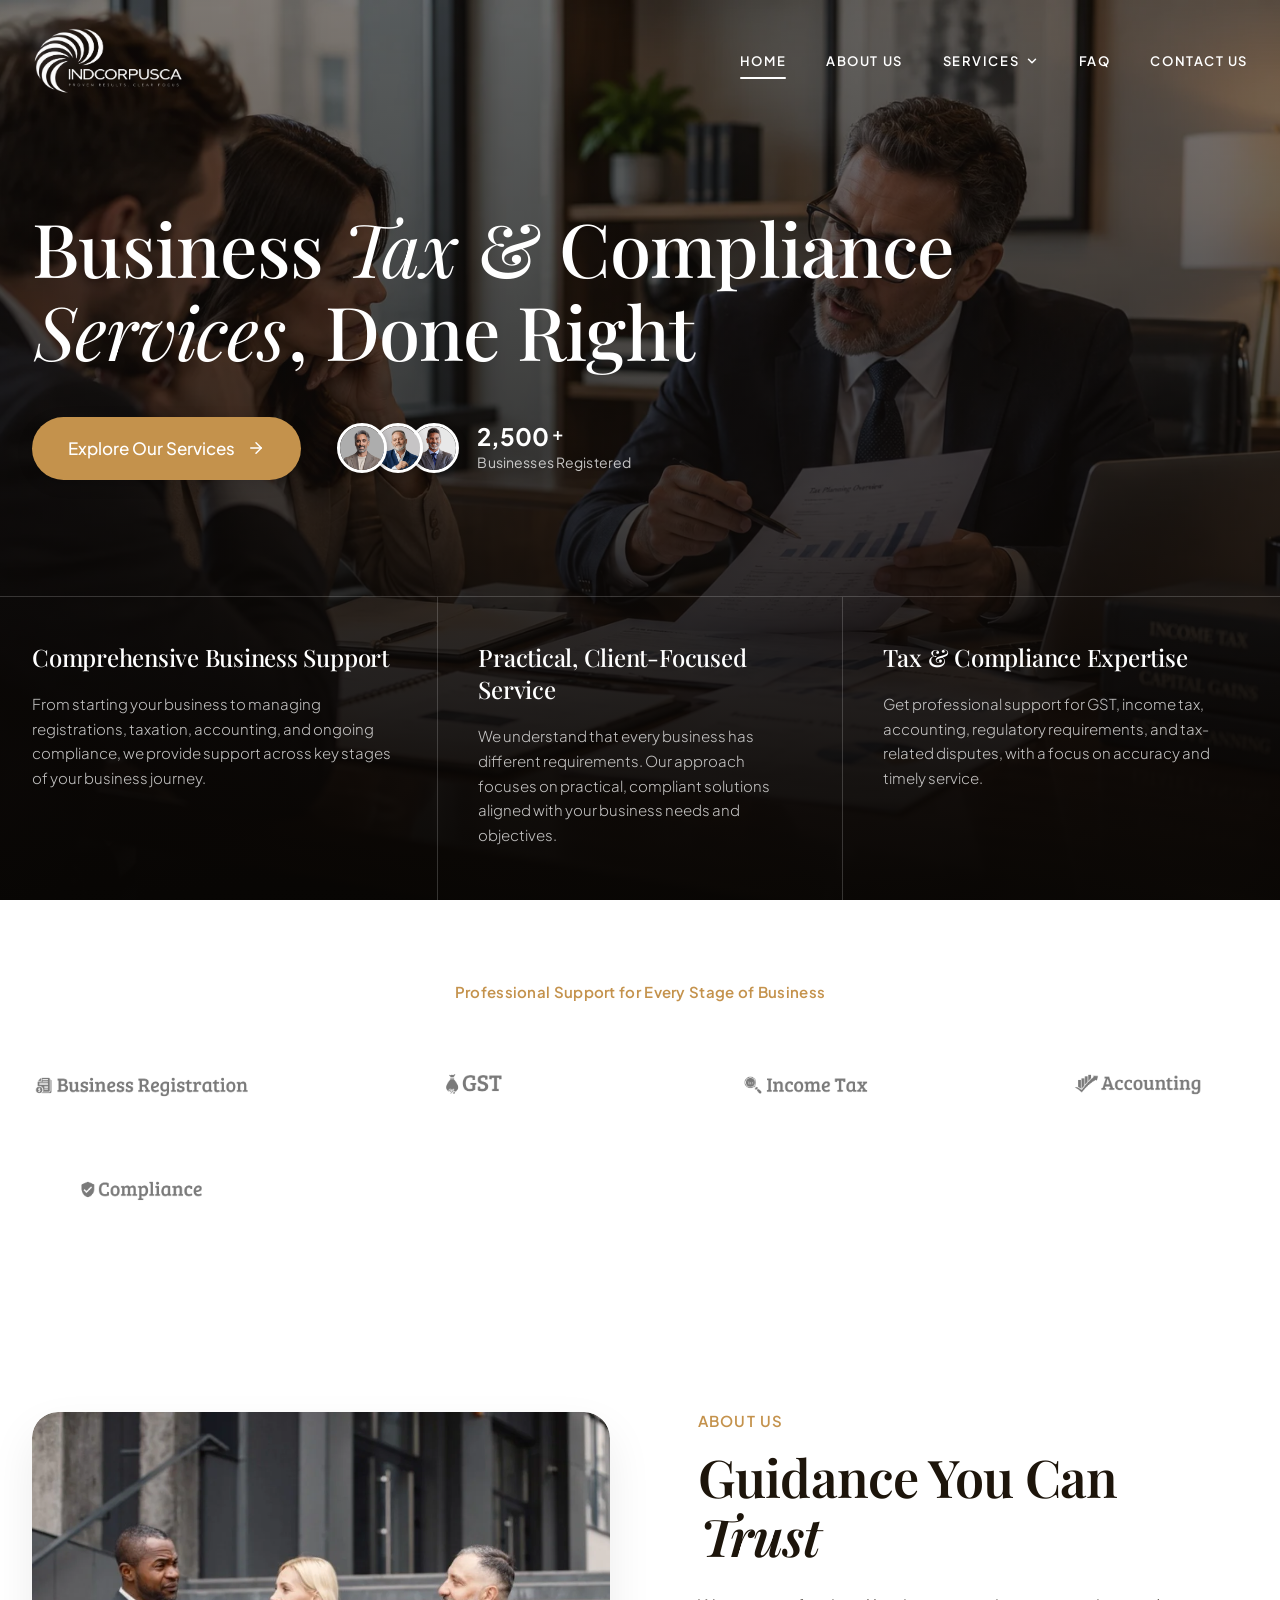
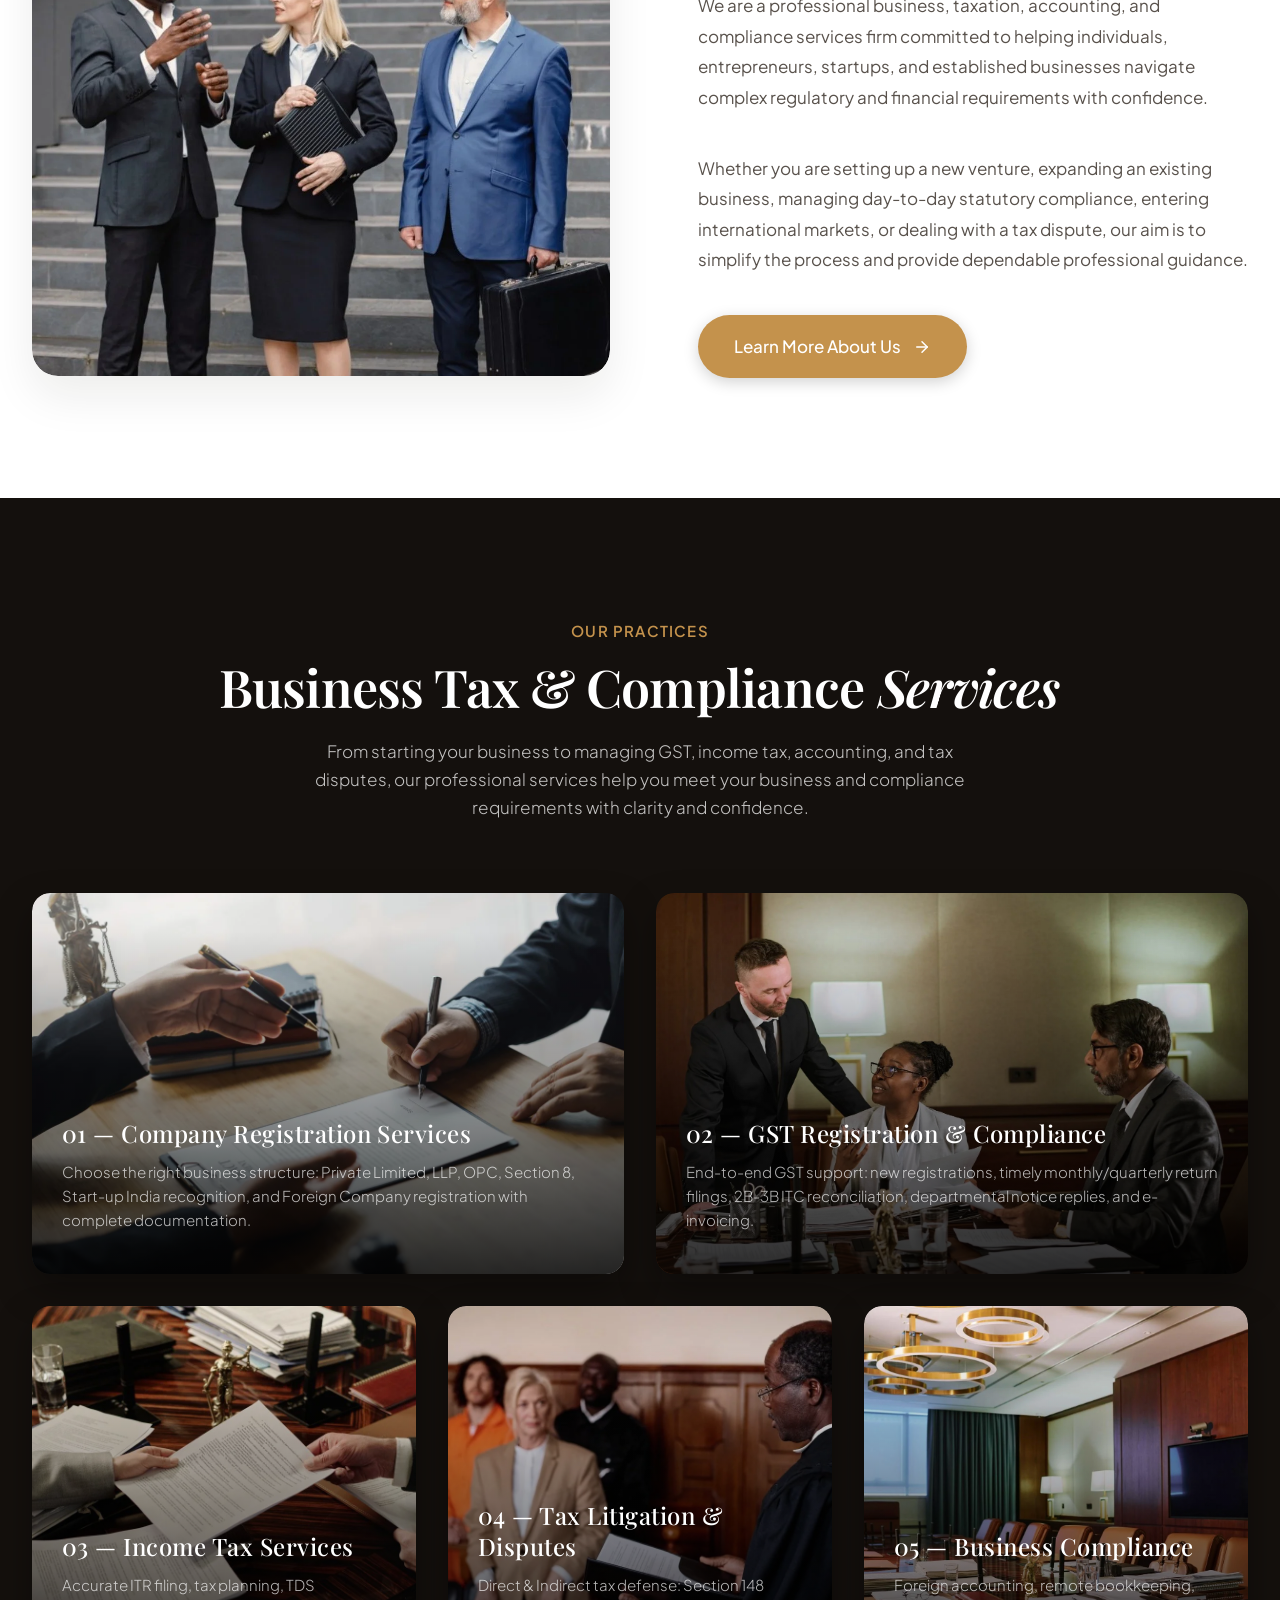
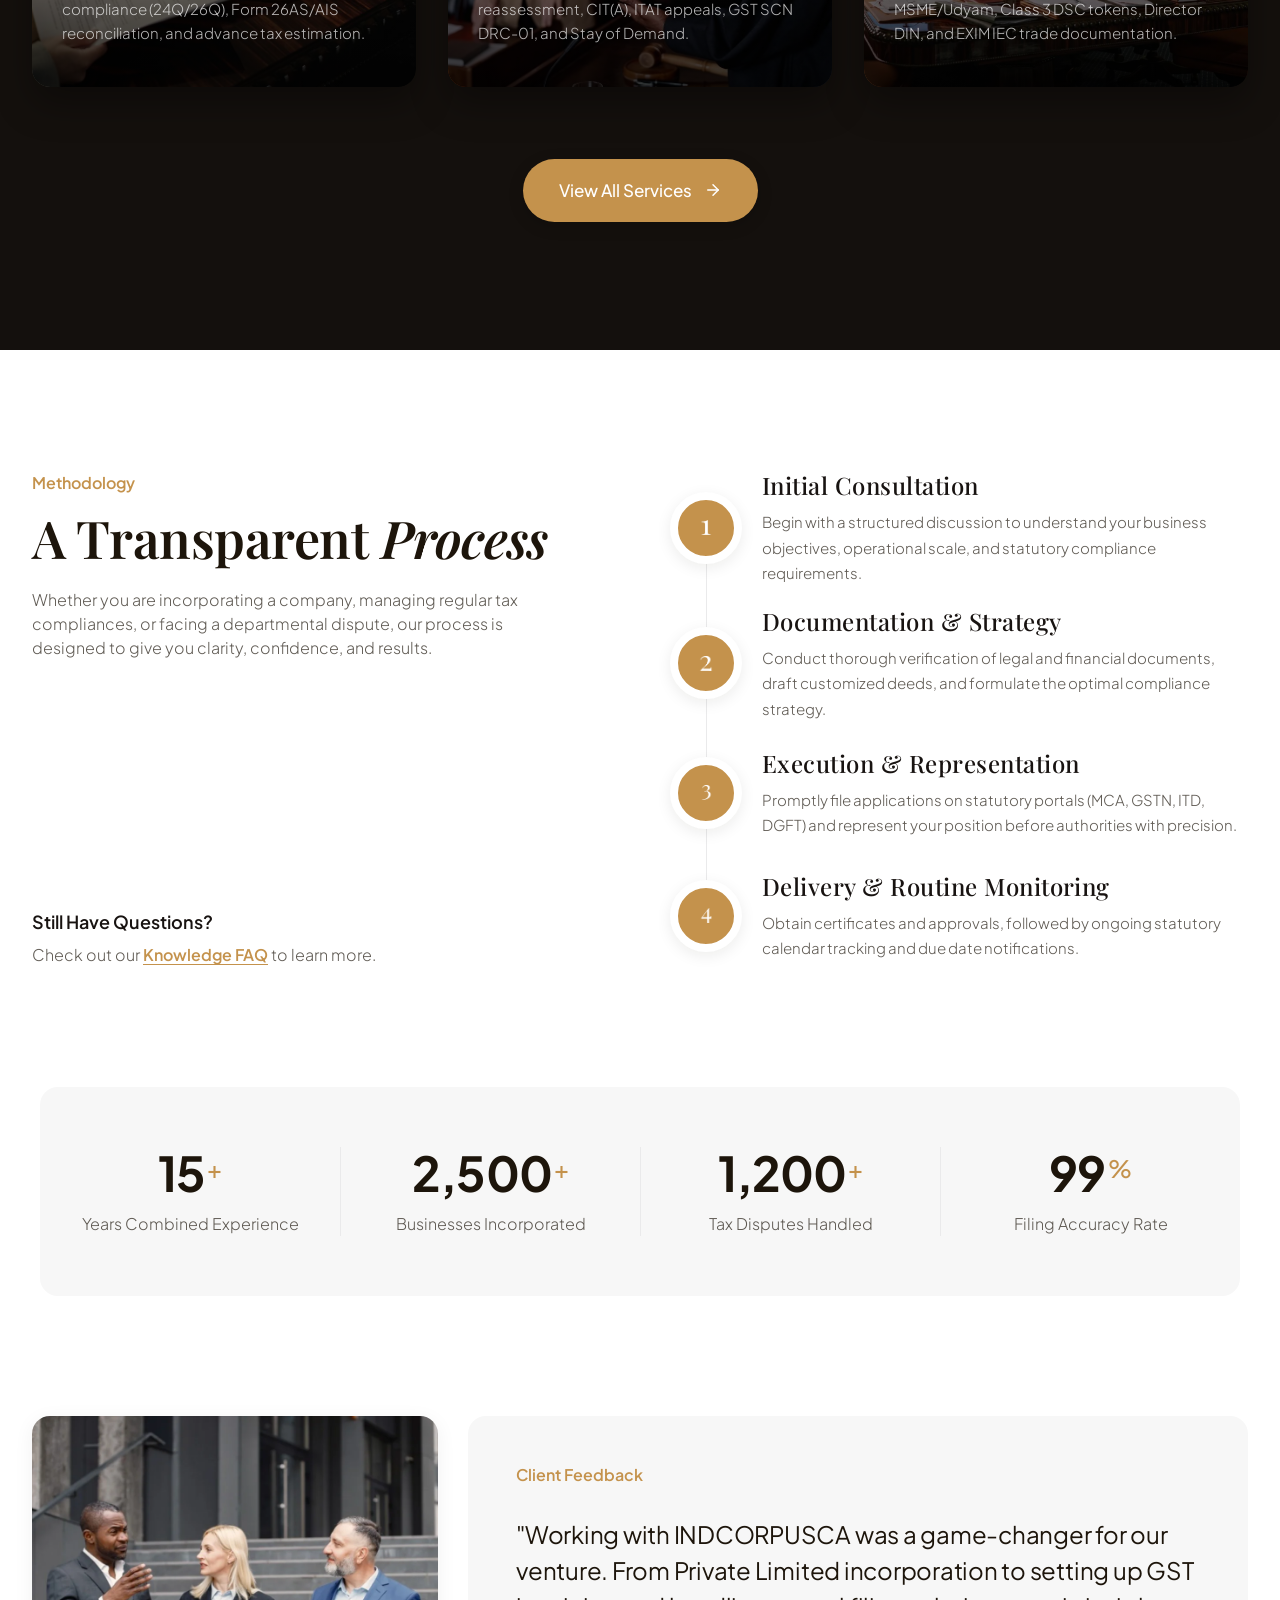
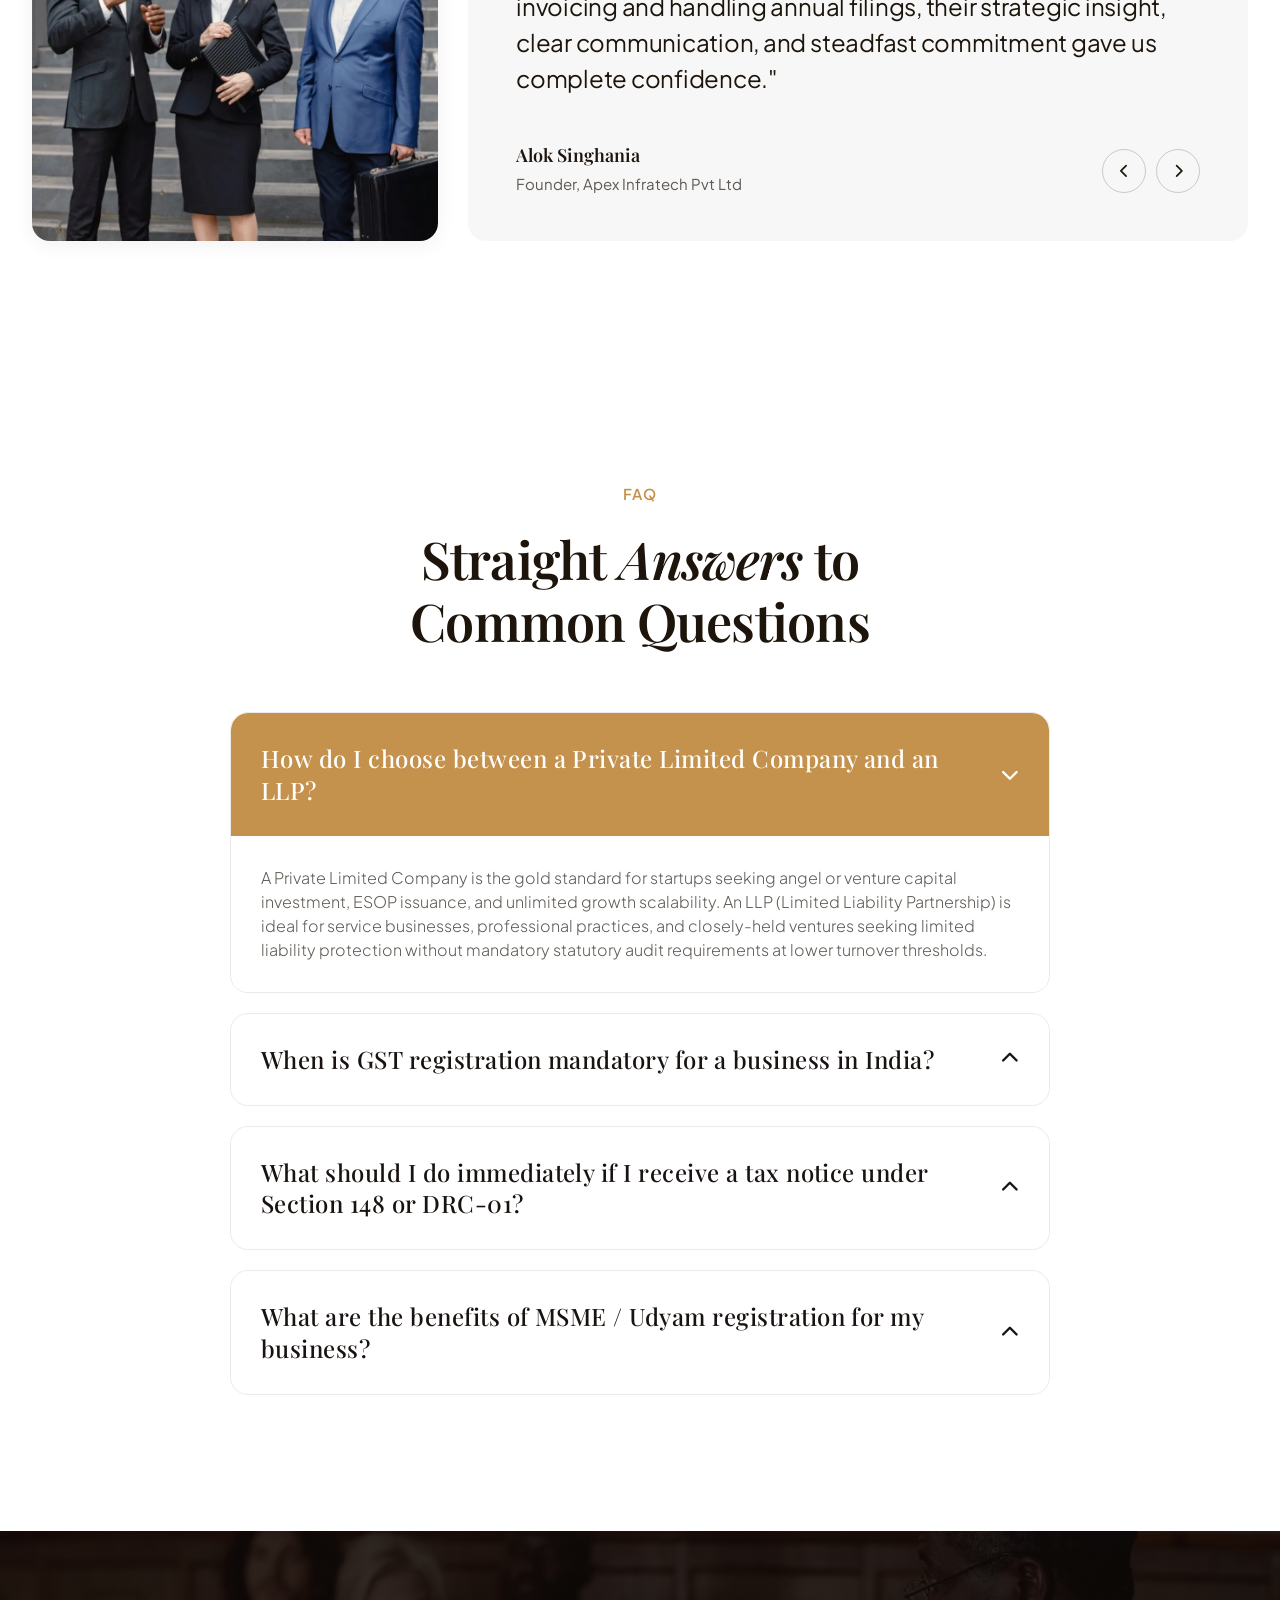
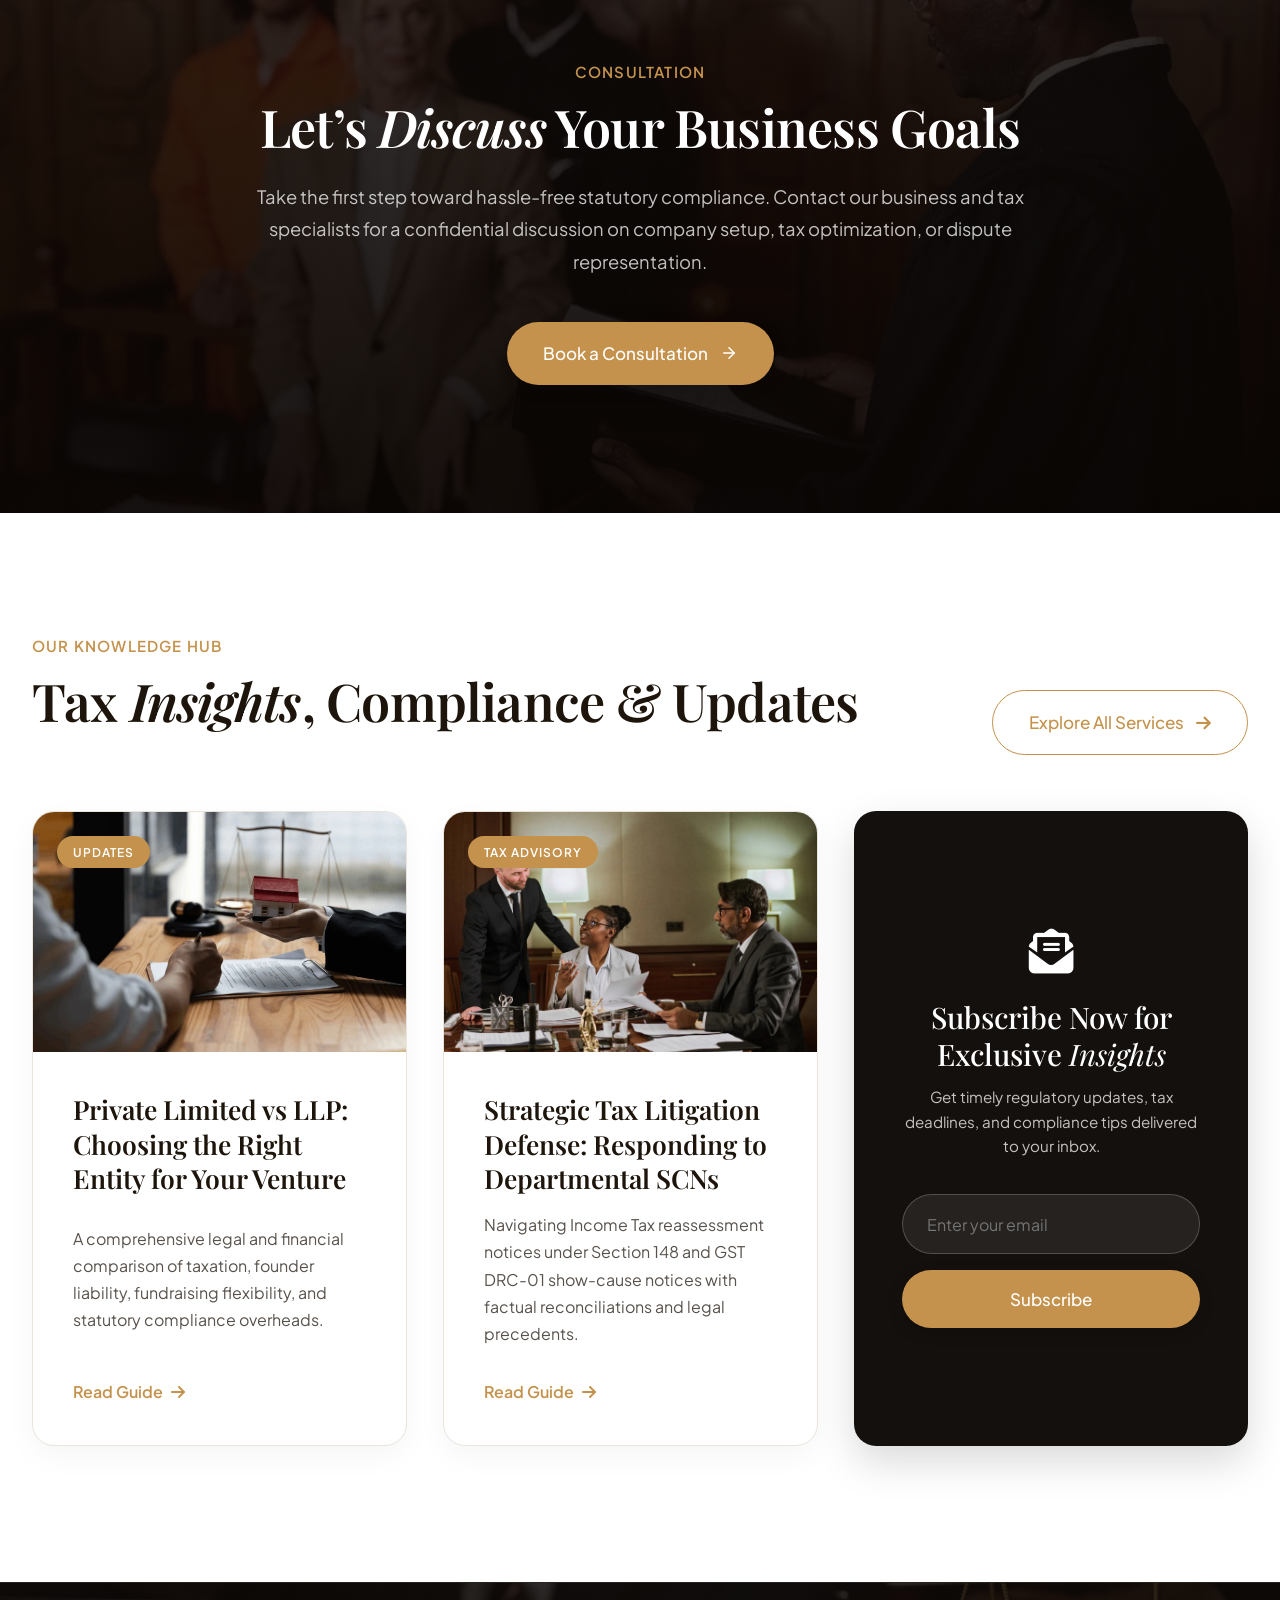
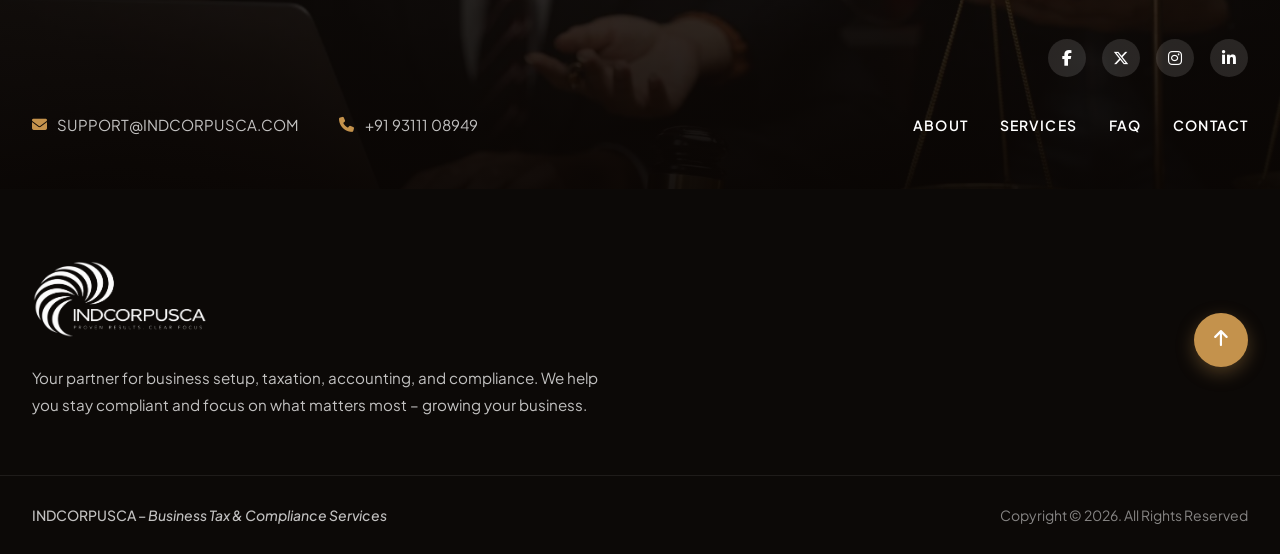
<file: index.html>
<!DOCTYPE html>
<html lang="en">
<head>
  <meta charset="UTF-8" />
  <meta name="viewport" content="width=device-width, initial-scale=1.0" />
  <title>INDCORPUSCA | Business Registration, Taxation &amp; Compliance Services</title>
  <meta name="description" content="INDCORPUSCA is your trusted partner for company registration, GST compliance, income tax return filing, tax litigation, foreign accounting, and MSME/DSC services in India." />
  <meta name="keywords" content="company registration india, private limited company incorporation, LLP registration, GST registration and returns, income tax return filing CA, tax litigation advocate, direct tax dispute, foreign accounting services, MSME udyam registration, IEC code" />
  <link rel="canonical" href="https://indcorpusca.com/" />

  <!-- Open Graph / Social Meta -->
  <meta property="og:type" content="website" />
  <meta property="og:title" content="INDCORPUSCA | Business Registration, Taxation &amp; Compliance Services" />
  <meta property="og:description" content="Professional company registration, GST compliance, income tax return filing, tax litigation, and accounting services across India." />
  <meta property="og:url" content="https://indcorpusca.com/" />
  <meta property="og:image" content="images/explaining-contract-points-to-colleague.webp" />

  <!-- Schema.org Structured Data -->
  <script type="application/ld+json">
  {
    "@context": "https://schema.org",
    "@type": "AccountingService",
    "name": "INDCORPUSCA",
    "url": "https://indcorpusca.com",
    "logo": "https://indcorpusca.com/images/indc-logo.webp",
    "image": "https://indcorpusca.com/images/explaining-contract-points-to-colleague.webp",
    "description": "Professional business, taxation, accounting, and compliance services firm helping startups, entrepreneurs, and enterprises navigate regulatory requirements with confidence.",
    "telephone": "+91 93111 08949",
    "email": "support@indcorpusca.com",
    "address": {
      "@type": "PostalAddress",
      "addressCountry": "IN"
    },
    "hasOfferCatalog": {
      "@type": "OfferCatalog",
      "name": "Core Professional Services",
      "itemListElement": [
        {
          "@type": "Offer",
          "itemOffered": {
            "@type": "Service",
            "name": "Company Registration Services",
            "url": "https://indcorpusca.com/company-registration"
          }
        },
        {
          "@type": "Offer",
          "itemOffered": {
            "@type": "Service",
            "name": "GST Registration & Compliance",
            "url": "https://indcorpusca.com/gst-compliance"
          }
        },
        {
          "@type": "Offer",
          "itemOffered": {
            "@type": "Service",
            "name": "Income Tax Return Filing & Advisory",
            "url": "https://indcorpusca.com/income-tax-services"
          }
        },
        {
          "@type": "Offer",
          "itemOffered": {
            "@type": "Service",
            "name": "Tax Litigation & Dispute Resolution",
            "url": "https://indcorpusca.com/tax-litigation"
          }
        },
        {
          "@type": "Offer",
          "itemOffered": {
            "@type": "Service",
            "name": "Business Compliance & Foreign Accounting",
            "url": "https://indcorpusca.com/business-compliance"
          }
        }
      ]
    }
  }
  </script>
  
  <!-- Favicon -->
  <link rel="icon" type="image/x-icon" href="/favicon/favicon.ico" />
  <link rel="icon" type="image/png" sizes="16x16" href="/favicon/favicon-16x16.png" />
  <link rel="icon" type="image/png" sizes="32x32" href="/favicon/favicon-32x32.png" />
  <link rel="apple-touch-icon" sizes="180x180" href="/favicon/apple-touch-icon.png" />
  <link rel="manifest" href="/favicon/site.webmanifest" />
  <meta name="theme-color" content="#14100d" />

  <!-- Google Fonts: Playfair Display & Plus Jakarta Sans -->
  <link rel="preconnect" href="https://fonts.googleapis.com" />
  <link rel="preconnect" href="https://fonts.gstatic.com" crossorigin />
  <link href="https://fonts.googleapis.com/css2?family=Playfair+Display:ital,wght@0,400;0,500;0,600;0,700;1,400;1,500;1,600&family=Plus+Jakarta+Sans:wght@300;400;500;600;700&display=swap" rel="stylesheet" />
  
  <!-- FontAwesome for Social and UI Icons -->
  <link rel="stylesheet" href="https://cdnjs.cloudflare.com/ajax/libs/font-awesome/6.5.1/css/all.min.css" />

  <link rel="stylesheet" href="style.css" />
</head>
<body id="top">

  <!-- =========================================================================
       1. HERO SECTION & HEADER
       ========================================================================= -->
  <section class="hero-section" id="hero" style="background-image: url('images/explaining-contract-points-to-colleague.webp');">
    <div class="hero-overlay"></div>

    <!-- Navigation Header -->
    <header class="site-header">
      <div class="nav-container">
        <a href="/" class="brand-logo" aria-label="INDCORPUSCA Home">
          <img src="images/indc-logo.webp" alt="INDCORPUSCA Logo" width="152" height="66" />
        </a>

        <nav class="nav-menu" aria-label="Main Navigation">
          <ul class="nav-list">
            <li class="nav-item active"><a href="/" class="nav-link">Home</a></li>
            <li class="nav-item"><a href="about-us" class="nav-link">About Us</a></li>
            <li class="nav-item has-dropdown">
              <a href="services" class="nav-link">
                Services
                <svg class="dropdown-chevron" viewBox="0 0 24 24" width="14" height="14" fill="none" stroke="currentColor" stroke-width="2.5" stroke-linecap="round" stroke-linejoin="round">
                  <polyline points="6 9 12 15 18 9"></polyline>
                </svg>
              </a>
              <ul class="dropdown-menu">
                <li><a href="company-registration">Company Registration</a></li>
                <li><a href="gst-compliance">GST Compliance</a></li>
                <li><a href="income-tax-services">Income Tax Services</a></li>
                <li><a href="tax-litigation">Tax Litigation</a></li>
                <li><a href="business-compliance">Business Compliance</a></li>
              </ul>
            </li>
            <li class="nav-item"><a href="faq" class="nav-link">FAQ</a></li>
            <li class="nav-item"><a href="contact-us" class="nav-link">Contact Us</a></li>
          </ul>
        </nav>

        <button class="mobile-toggle" aria-label="Toggle navigation menu" id="mobileToggle">
          <span></span>
          <span></span>
          <span></span>
        </button>
      </div>
    </header>

    <!-- Hero Content -->
    <div class="hero-body">
      <div class="container">
        <div class="hero-content">
          <h1 class="hero-title">
            Business <em>Tax</em> &amp; Compliance <em>Services</em>, Done Right
          </h1>

          <div class="hero-actions">
            <a href="services" class="btn-primary">
              <span>Explore Our Services</span>
              <svg class="btn-arrow" viewBox="0 0 24 24" width="18" height="18" fill="none" stroke="currentColor" stroke-width="2" stroke-linecap="round" stroke-linejoin="round" aria-hidden="true">
                <line x1="5" y1="12" x2="19" y2="12"></line>
                <polyline points="12 5 19 12 12 19"></polyline>
              </svg>
            </a>

            <div class="social-proof">
              <div class="avatar-stack">
                <img src="images/potrait-envato-labs-image-edit-bg.webp" alt="Client review profile 1" class="avatar-img" width="50" height="50" />
                <img src="images/potrait-envato-labs-image-edit-bg-2.webp" alt="Client review profile 2" class="avatar-img" width="50" height="50" />
                <img src="images/potrait-envato-labs-image-edit-bg-3.webp" alt="Client review profile 3" class="avatar-img" width="50" height="50" />
              </div>
              <div class="stat-details">
                <div class="stat-number">2,500 <sup class="plus">+</sup></div>
                <div class="stat-label">Businesses Registered</div>
              </div>
            </div>
          </div>
        </div>
      </div>
    </div>

    <!-- Bottom Features Bar -->
    <div class="hero-features-bar">
      <div class="container features-container">
        <div class="feature-col">
          <div class="feature-card">
            <h3 class="feature-title">Comprehensive Business Support</h3>
            <p class="feature-desc">From starting your business to managing registrations, taxation, accounting, and ongoing compliance, we provide support across key stages of your business journey.</p>
          </div>
        </div>
        <div class="feature-col border-sides">
          <div class="feature-card">
            <h3 class="feature-title">Practical, Client-Focused Service</h3>
            <p class="feature-desc">We understand that every business has different requirements. Our approach focuses on practical, compliant solutions aligned with your business needs and objectives.</p>
          </div>
        </div>
        <div class="feature-col">
          <div class="feature-card">
            <h3 class="feature-title">Tax &amp; Compliance Expertise</h3>
            <p class="feature-desc">Get professional support for GST, income tax, accounting, regulatory requirements, and tax-related disputes, with a focus on accuracy and timely service.</p>
          </div>
        </div>
      </div>
    </div>
  </section>


  <!-- =========================================================================
       2. CLIENTS / PARTNERS LOGO STRIP
       ========================================================================= -->
  <section class="partners-section">
    <div class="container">
      <p class="partners-tagline">Professional Support for Every Stage of Business</p>
      <div class="partners-grid">
        <div class="partner-item">
          <img src="images/Business%20Registration.png" alt="Business Registration Services" width="177" height="72" />
        </div>
        <div class="partner-item">
          <img src="images/GST.png" alt="GST Registration &amp; Compliance" width="177" height="72" />
        </div>
        <div class="partner-item">
          <img src="images/Income%20Tax.png" alt="Income Tax Return &amp; Planning" width="177" height="72" />
        </div>
        <div class="partner-item">
          <img src="images/Accounting.png" alt="Accounting &amp; Bookkeeping Services" width="177" height="72" />
        </div>
        <div class="partner-item">
          <img src="images/Compliance.png" alt="Corporate Compliance &amp; Secretarial" width="177" height="72" />
        </div>
      </div>
    </div>
  </section>


  <!-- =========================================================================
       3. ABOUT US SECTION ("Guidance You Can Trust")
       ========================================================================= -->
  <section class="about-section" id="about">
    <div class="container">
      <div class="about-grid">
        <div class="about-image-wrapper">
          <img
            src="images/business-people-standing-and-talk-to-each-other-crop-new.webp"
            alt="Chartered Accountants and Corporate Advisors collaborating at INDCORPUSCA"
            class="about-img"
          />
        </div>
        <div class="about-content">
          <span class="tag-heading section-eyebrow">About Us</span>
          <h2 class="section-heading-dark">Guidance You Can <em>Trust</em></h2>
          <p class="about-text">
            We are a professional business, taxation, accounting, and compliance services firm committed to helping individuals, entrepreneurs, startups, and established businesses navigate complex regulatory and financial requirements with confidence.
          </p>
          <p class="about-text">
            Whether you are setting up a new venture, expanding an existing business, managing day-to-day statutory compliance, entering international markets, or dealing with a tax dispute, our aim is to simplify the process and provide dependable professional guidance.
          </p>
          <div class="about-cta">
            <a href="about-us" class="btn-primary">
              <span>Learn More About Us</span>
              <svg class="btn-arrow" viewBox="0 0 24 24" width="18" height="18" fill="none" stroke="currentColor" stroke-width="2" stroke-linecap="round" stroke-linejoin="round" aria-hidden="true">
                <line x1="5" y1="12" x2="19" y2="12"></line>
                <polyline points="12 5 19 12 12 19"></polyline>
              </svg>
            </a>
          </div>
        </div>
      </div>
    </div>
  </section>


  <!-- =========================================================================
       4. SERVICES SECTION ("Business Tax & Compliance Services")
       ========================================================================= -->
  <section class="services-section" id="services">
    <div class="container">
      <div class="section-header-center">
        <span class="section-eyebrow">Our Practices</span>
        <h2 class="section-heading-light">Business Tax &amp; Compliance <em>Services</em></h2>
        <p class="section-subtitle-light">
          From starting your business to managing GST, income tax, accounting, and tax disputes, our professional services help you meet your business and compliance requirements with clarity and confidence.
        </p>
      </div>

      <div class="services-grid">
        <!-- 2 Half-Width Cards -->
        <!-- Card 1: Company Registration -->
        <div class="service-card service-card-half">
          <div class="service-card-bg" style="background-image: url('images/service-corporate-law.webp');"></div>
          <div class="service-card-overlay"></div>
          <div class="service-card-content">
            <h3 class="service-card-title"><a href="company-registration" style="color: inherit; text-decoration: none;">01 — Company Registration Services</a></h3>
            <p class="service-card-desc">Choose the right business structure: Private Limited, LLP, OPC, Section 8, Start-up India recognition, and Foreign Company registration with complete documentation.</p>
          </div>
        </div>

        <!-- Card 2: GST Compliance -->
        <div class="service-card service-card-half">
          <div class="service-card-bg" style="background-image: url('images/discussion-of-main-points-of-document.webp');"></div>
          <div class="service-card-overlay"></div>
          <div class="service-card-content">
            <h3 class="service-card-title"><a href="gst-compliance" style="color: inherit; text-decoration: none;">02 — GST Registration &amp; Compliance</a></h3>
            <p class="service-card-desc">End-to-end GST support: new registrations, timely monthly/quarterly return filings, 2B-3B ITC reconciliation, departmental notice replies, and e-invoicing.</p>
          </div>
        </div>

        <!-- 3 Third-Width Cards -->
        <!-- Card 3: Income Tax Services -->
        <div class="service-card service-card-third">
          <div class="service-card-bg" style="background-image: url('images/two-attorneys-exchanging-documents-sitting-side.webp');"></div>
          <div class="service-card-overlay"></div>
          <div class="service-card-content">
            <h3 class="service-card-title"><a href="income-tax-services" style="color: inherit; text-decoration: none;">03 — Income Tax Services</a></h3>
            <p class="service-card-desc">Accurate ITR filing, tax planning, TDS compliance (24Q/26Q), Form 26AS/AIS reconciliation, and advance tax estimation.</p>
          </div>
        </div>

        <!-- Card 4: Tax Litigation -->
        <div class="service-card service-card-third">
          <div class="service-card-bg" style="background-image: url('images/confident-mature-male-judge-in-black-mantle-announce.webp');"></div>
          <div class="service-card-overlay"></div>
          <div class="service-card-content">
            <h3 class="service-card-title"><a href="tax-litigation" style="color: inherit; text-decoration: none;">04 — Tax Litigation &amp; Disputes</a></h3>
            <p class="service-card-desc">Direct &amp; Indirect tax defense: Section 148 reassessment, CIT(A), ITAT appeals, GST SCN DRC-01, and Stay of Demand.</p>
          </div>
        </div>

        <!-- Card 5: Business Compliance & Foreign Accounting -->
        <div class="service-card service-card-third">
          <div class="service-card-bg" style="background-image: url('images/spacious-boardroom-for-working-meetings.webp');"></div>
          <div class="service-card-overlay"></div>
          <div class="service-card-content">
            <h3 class="service-card-title"><a href="business-compliance" style="color: inherit; text-decoration: none;">05 — Business Compliance</a></h3>
            <p class="service-card-desc">Foreign accounting, remote bookkeeping, MSME/Udyam, Class 3 DSC tokens, Director DIN, and EXIM IEC trade documentation.</p>
          </div>
        </div>
      </div>

      <div class="services-footer">
        <a href="services" class="btn-primary">
          <span>View All Services</span>
          <svg class="btn-arrow" viewBox="0 0 24 24" width="18" height="18" fill="none" stroke="currentColor" stroke-width="2" stroke-linecap="round" stroke-linejoin="round" aria-hidden="true">
            <line x1="5" y1="12" x2="19" y2="12"></line>
            <polyline points="12 5 19 12 12 19"></polyline>
          </svg>
        </a>
      </div>
    </div>
  </section>


  <!-- =========================================================================
       5. PROCESS SECTION ("A Clear Legal Process")
       ========================================================================= -->
  <section class="process-section" id="process">
    <div class="container">
      <div class="process-layout">
        <!-- Left: Intro & Clean FAQ Link -->
        <div class="process-intro">
          <div>
            <span class="section-eyebrow">Methodology</span>
            <h2 class="section-heading-dark">A Transparent <em>Process</em></h2>
            <p class="process-lead">
              Whether you are incorporating a company, managing regular tax compliances, or facing a departmental dispute, our process is designed to give you clarity, confidence, and results.
            </p>
          </div>
          <div class="process-faq-wrapper">
            <h5 class="process-faq-title">Still Have Questions?</h5>
            <p class="process-faq-text">
              Check out our <a href="faq" class="process-faq-link">Knowledge FAQ</a> to learn more.
            </p>
          </div>
        </div>

        <!-- Right: Numbered Feature List -->
        <div class="feature-list-wrapper">
          <!-- Step 1 -->
          <div class="feature-list-item">
            <span class="connector"></span>
            <div class="icon-wrapper">
              <div class="icon">
                <img src="images/number-1-new.webp" alt="Step 1" width="16" height="16" />
              </div>
            </div>
            <div class="feature-list-content">
              <h3 class="feature-list-title">Initial Consultation</h3>
              <p class="feature-list-desc">Begin with a structured discussion to understand your business objectives, operational scale, and statutory compliance requirements.</p>
            </div>
          </div>

          <!-- Step 2 -->
          <div class="feature-list-item">
            <span class="connector"></span>
            <div class="icon-wrapper">
              <div class="icon">
                <img src="images/number-2-new.webp" alt="Step 2" width="16" height="16" />
              </div>
            </div>
            <div class="feature-list-content">
              <h3 class="feature-list-title">Documentation &amp; Strategy</h3>
              <p class="feature-list-desc">Conduct thorough verification of legal and financial documents, draft customized deeds, and formulate the optimal compliance strategy.</p>
            </div>
          </div>

          <!-- Step 3 -->
          <div class="feature-list-item">
            <span class="connector"></span>
            <div class="icon-wrapper">
              <div class="icon">
                <img src="images/number-3-new.webp" alt="Step 3" width="16" height="16" />
              </div>
            </div>
            <div class="feature-list-content">
              <h3 class="feature-list-title">Execution &amp; Representation</h3>
              <p class="feature-list-desc">Promptly file applications on statutory portals (MCA, GSTN, ITD, DGFT) and represent your position before authorities with precision.</p>
            </div>
          </div>

          <!-- Step 4 -->
          <div class="feature-list-item">
            <div class="icon-wrapper">
              <div class="icon">
                <img src="images/number-4-new.webp" alt="Step 4" width="16" height="16" />
              </div>
            </div>
            <div class="feature-list-content">
              <h3 class="feature-list-title">Delivery &amp; Routine Monitoring</h3>
              <p class="feature-list-desc">Obtain certificates and approvals, followed by ongoing statutory calendar tracking and due date notifications.</p>
            </div>
          </div>
        </div>
      </div>
    </div>
  </section>


  <!-- =========================================================================
       6. KEY STATS SECTION
       ========================================================================= -->
  <section class="home-stats-section" id="stats">
    <div class="container story-container">
      <div class="about-stats-box">
        <!-- Stat 1 -->
        <div class="stat-col">
          <div class="stat-num-row">
            <span class="stat-big-num">15</span>
            <sup class="stat-super">+</sup>
          </div>
          <p class="stat-caption">Years Combined Experience</p>
        </div>

        <!-- Stat 2 -->
        <div class="stat-col">
          <div class="stat-num-row">
            <span class="stat-big-num">2,500</span>
            <sup class="stat-super">+</sup>
          </div>
          <p class="stat-caption">Businesses Incorporated</p>
        </div>

        <!-- Stat 3 -->
        <div class="stat-col">
          <div class="stat-num-row">
            <span class="stat-big-num">1,200</span>
            <sup class="stat-super">+</sup>
          </div>
          <p class="stat-caption">Tax Disputes Handled</p>
        </div>

        <!-- Stat 4 -->
        <div class="stat-col">
          <div class="stat-num-row">
            <span class="stat-big-num">99</span>
            <sup class="stat-super">%</sup>
          </div>
          <p class="stat-caption">Filing Accuracy Rate</p>
        </div>
      </div>
    </div>
  </section>


  <!-- =========================================================================
       7. TESTIMONIALS SECTION
       ========================================================================= -->
  <section class="testimonials-section" id="testimonials">
    <div class="container">
      <div class="testimonials-box-layout">
        <!-- Left: Image Column -->
        <div class="testimonials-image-col">
          <div class="testimonials-image-wrap" style="background-image: url('images/business-people-crop.webp');" aria-label="Our Clients"></div>
        </div>

        <!-- Right: Testimonial Card Column -->
        <div class="testimonials-card-col">
          <span class="testimonials-eyebrow">Client Feedback</span>

          <!-- Testimonial Slides Container -->
          <div class="testimonials-slides-wrapper">
            <!-- Slide 1 -->
            <div class="testimonial-slide active">
              <p class="testimonial-quote">
                "Working with INDCORPUSCA was a game-changer for our venture. From Private Limited incorporation to setting up GST invoicing and handling annual filings, their strategic insight, clear communication, and steadfast commitment gave us complete confidence."
              </p>
              <div class="testimonial-footer">
                <div class="testimonial-author">
                  <strong class="author-name">Alok Singhania</strong>
                  <span class="author-role">Founder, Apex Infratech Pvt Ltd</span>
                </div>
                <div class="testimonial-controls">
                  <button type="button" class="testimonial-arrow-btn prev-btn" aria-label="Previous Testimonial">
                    <i class="fa-solid fa-chevron-left"></i>
                  </button>
                  <button type="button" class="testimonial-arrow-btn next-btn" aria-label="Next Testimonial">
                    <i class="fa-solid fa-chevron-right"></i>
                  </button>
                </div>
              </div>
            </div>

            <!-- Slide 2 -->
            <div class="testimonial-slide">
              <p class="testimonial-quote">
                "INDCORPUSCA impressed our management with their professionalism and depth of tax knowledge. When we were hit with an unexpected GST notice, they prepared an airtight reconciliation and represented us before the authorities, getting the demand completely dropped."
              </p>
              <div class="testimonial-footer">
                <div class="testimonial-author">
                  <strong class="author-name">Sunita Narang</strong>
                  <span class="author-role">Director of Finance, Vantage Global Exports</span>
                </div>
                <div class="testimonial-controls">
                  <button type="button" class="testimonial-arrow-btn prev-btn" aria-label="Previous Testimonial">
                    <i class="fa-solid fa-chevron-left"></i>
                  </button>
                  <button type="button" class="testimonial-arrow-btn next-btn" aria-label="Next Testimonial">
                    <i class="fa-solid fa-chevron-right"></i>
                  </button>
                </div>
              </div>
            </div>

            <!-- Slide 3 -->
            <div class="testimonial-slide">
              <p class="testimonial-quote">
                "Their team was thoughtful, strategic, and always prepared. They manage our quarterly TDS filings and foreign accounting with clockwork precision. Their ability to simplify complex regulatory requirements has made an immense difference to our growth."
              </p>
              <div class="testimonial-footer">
                <div class="testimonial-author">
                  <strong class="author-name">Karan Oberoi</strong>
                  <span class="author-role">Co-Founder, BluePeak Systems LLP</span>
                </div>
                <div class="testimonial-controls">
                  <button type="button" class="testimonial-arrow-btn prev-btn" aria-label="Previous Testimonial">
                    <i class="fa-solid fa-chevron-left"></i>
                  </button>
                  <button type="button" class="testimonial-arrow-btn next-btn" aria-label="Next Testimonial">
                    <i class="fa-solid fa-chevron-right"></i>
                  </button>
                </div>
              </div>
            </div>
          </div>
        </div>
      </div>
    </div>
  </section>


  <!-- =========================================================================
       8. OUR TEAM SECTION (Temporarily Commented Out)
       =========================================================================
  <section class="team-section team-section-grid" id="team">
    <div class="container team-container">
      <div class="team-grid">
        <div class="team-intro">
          <span class="team-eyebrow">Our Leadership</span>
          <h2 class="team-heading">Meet Our Senior <em>Practitioners</em></h2>
          <p class="team-desc">
            We combine deep statutory knowledge with a client-focused approach. Committed to guiding you with clarity, confidence, and care.
          </p>
          <a href="about-us#team" class="btn-team-link">
            <span>Learn More About Us</span>
            <i class="fa-solid fa-arrow-right"></i>
          </a>
        </div>

        <div class="team-cards-grid">
          <div class="team-profile-card">
            <img src="images/team-daniel-reyes.webp" alt="Senior Tax Advocate - INDCORPUSCA" class="team-profile-img" width="300" height="400" />
            <div class="team-profile-overlay"></div>
            <div class="team-profile-content">
              <h3 class="team-profile-name">Senior Tax Counsel</h3>
              <p class="team-profile-role">Direct Tax &amp; Appellate Litigation</p>
              <div class="team-profile-socials">
                <a href="#" aria-label="Facebook"><i class="fa-brands fa-facebook-f"></i></a>
                <a href="#" aria-label="LinkedIn"><i class="fa-brands fa-linkedin-in"></i></a>
                <a href="#" aria-label="Twitter"><i class="fa-brands fa-x-twitter"></i></a>
              </div>
            </div>
          </div>

          <div class="team-profile-card">
            <img src="images/team-evelyn-hart.webp" alt="Corporate Advisory Partner - INDCORPUSCA" class="team-profile-img" width="300" height="400" />
            <div class="team-profile-overlay"></div>
            <div class="team-profile-content">
              <h3 class="team-profile-name">Managing Partner</h3>
              <p class="team-profile-role">Corporate Law, GST &amp; Compliance</p>
              <div class="team-profile-socials">
                <a href="#" aria-label="Facebook"><i class="fa-brands fa-facebook-f"></i></a>
                <a href="#" aria-label="LinkedIn"><i class="fa-brands fa-linkedin-in"></i></a>
                <a href="#" aria-label="Twitter"><i class="fa-brands fa-x-twitter"></i></a>
              </div>
            </div>
          </div>
        </div>
      </div>
    </div>
  </section>
  -->


  <!-- =========================================================================
       9. FAQ SECTION
       ========================================================================= -->
  <section class="faq-section" id="faq">
    <div class="container">
      <div class="faq-container-inner">
        <div class="faq-header">
          <span class="section-eyebrow">FAQ</span>
          <h2 class="faq-heading">Straight <em>Answers</em> to<br>Common Questions</h2>
        </div>

        <div class="accordion-list">
          <!-- Accordion 1 (Active by default) -->
          <div class="accordion-item active">
            <button class="accordion-header" aria-expanded="true">
              <span class="accordion-title">How do I choose between a Private Limited Company and an LLP?</span>
              <span class="accordion-icon"><i class="fa-solid fa-chevron-down"></i></span>
            </button>
            <div class="accordion-body">
              <div class="accordion-content">
                <p>A Private Limited Company is the gold standard for startups seeking angel or venture capital investment, ESOP issuance, and unlimited growth scalability. An LLP (Limited Liability Partnership) is ideal for service businesses, professional practices, and closely-held ventures seeking limited liability protection without mandatory statutory audit requirements at lower turnover thresholds.</p>
              </div>
            </div>
          </div>

          <!-- Accordion 2 -->
          <div class="accordion-item">
            <button class="accordion-header" aria-expanded="false">
              <span class="accordion-title">When is GST registration mandatory for a business in India?</span>
              <span class="accordion-icon"><i class="fa-solid fa-chevron-up"></i></span>
            </button>
            <div class="accordion-body">
              <div class="accordion-content">
                <p>GST registration is mandatory when aggregate annual turnover exceeds ₹40 lakhs for goods suppliers (₹20 lakhs for special category states) and ₹20 lakhs for service providers (₹10 lakhs for special states). Registration is also compulsory regardless of turnover for businesses engaged in inter-state taxable supplies, e-commerce sellers, and entities liable under Reverse Charge Mechanism (RCM).</p>
              </div>
            </div>
          </div>

          <!-- Accordion 3 -->
          <div class="accordion-item">
            <button class="accordion-header" aria-expanded="false">
              <span class="accordion-title">What should I do immediately if I receive a tax notice under Section 148 or DRC-01?</span>
              <span class="accordion-icon"><i class="fa-solid fa-chevron-up"></i></span>
            </button>
            <div class="accordion-body">
              <div class="accordion-content">
                <p>Never ignore a statutory notice. First, verify the mandatory Document Identification Number (DIN). Second, identify the exact response deadline (usually 15 to 30 days). Third, assemble relevant books of accounts, ledgers, and bank statements. Connect with INDCORPUSCA's tax litigation team immediately to prepare a robust legal and factual rebuttal before the deadline expires.</p>
              </div>
            </div>
          </div>

          <!-- Accordion 4 -->
          <div class="accordion-item">
            <button class="accordion-header" aria-expanded="false">
              <span class="accordion-title">What are the benefits of MSME / Udyam registration for my business?</span>
              <span class="accordion-icon"><i class="fa-solid fa-chevron-up"></i></span>
            </button>
            <div class="accordion-body">
              <div class="accordion-content">
                <p>MSME / Udyam registration offers collateral-free business loans under CGTMSE, interest rate concessions, a 50% discount on government trademark fees, statutory protection against delayed payments from buyers (mandating payment within 45 days), and preferential qualification for government tenders.</p>
              </div>
            </div>
          </div>
        </div>
      </div>
    </div>
  </section>


  <!-- =========================================================================
       10. CTA BANNER ("Let's Discuss Your Case")
       ========================================================================= -->
  <section class="discuss-section">
    <div class="discuss-overlay"></div>
    <div class="container discuss-container">
      <div class="discuss-content">
        <span class="tag-heading section-eyebrow eyebrow-gold">Consultation</span>
        <h2 class="discuss-title">Let’s <em>Discuss</em> Your Business Goals</h2>
        <p class="discuss-lead">
          Take the first step toward hassle-free statutory compliance. Contact our business and tax specialists for a confidential discussion on company setup, tax optimization, or dispute representation.
        </p>
        <a href="contact-us" class="btn-primary">
          <span>Book a Consultation</span>
          <svg class="btn-arrow" viewBox="0 0 24 24" width="18" height="18" fill="none" stroke="currentColor" stroke-width="2" stroke-linecap="round" stroke-linejoin="round" aria-hidden="true">
            <line x1="5" y1="12" x2="19" y2="12"></line>
            <polyline points="12 5 19 12 12 19"></polyline>
          </svg>
        </a>
      </div>
    </div>
  </section>


  <!-- =========================================================================
       11. BLOG & NEWSLETTER SECTION
       ========================================================================= -->
  <section class="blog-section" id="blog">
    <div class="container">
      <div class="blog-header-row">
        <div>
          <span class="tag-heading section-eyebrow">Our Knowledge Hub</span>
          <h2 class="section-heading-dark">Tax <em>Insights</em>, Compliance &amp; Updates</h2>
        </div>
        <div>
          <a href="services" class="btn-primary btn-outline">
            <span>Explore All Services</span>
            <i class="fa-solid fa-arrow-right btn-arrow"></i>
          </a>
        </div>
      </div>

      <div class="faq-blog-grid">
        <!-- Post Card 1 -->
        <article class="post-card">
          <div class="post-thumbnail" style="background-image: url('images/real-estate-agent-with-client-closing-a-deal.webp');">
            <div class="post-overlay-tag">Updates</div>
          </div>
          <div class="post-body">
            <h3 class="post-title">
              <a href="company-registration">Private Limited vs LLP: Choosing the Right Entity for Your Venture</a>
            </h3>
            <p class="post-excerpt">
              A comprehensive legal and financial comparison of taxation, founder liability, fundraising flexibility, and statutory compliance overheads.
            </p>
            <a href="company-registration" class="post-readmore">
              <span>Read Guide</span>
              <i class="fa-solid fa-arrow-right"></i>
            </a>
          </div>
        </article>

        <!-- Post Card 2 -->
        <article class="post-card">
          <div class="post-thumbnail" style="background-image: url('images/discussion-of-main-points-of-document.webp');">
            <div class="post-overlay-tag">Tax Advisory</div>
          </div>
          <div class="post-body">
            <h3 class="post-title">
              <a href="tax-litigation">Strategic Tax Litigation Defense: Responding to Departmental SCNs</a>
            </h3>
            <p class="post-excerpt">
              Navigating Income Tax reassessment notices under Section 148 and GST DRC-01 show-cause notices with factual reconciliations and legal precedents.
            </p>
            <a href="tax-litigation" class="post-readmore">
              <span>Read Guide</span>
              <i class="fa-solid fa-arrow-right"></i>
            </a>
          </div>
        </article>

        <!-- Newsletter Card -->
        <div class="newsletter-card">
          <div class="newsletter-icon">
            <i class="fa-solid fa-envelope-open-text"></i>
          </div>
          <h3 class="newsletter-title">Subscribe Now for Exclusive <em>Insights</em></h3>
          <p class="newsletter-desc">Get timely regulatory updates, tax deadlines, and compliance tips delivered to your inbox.</p>
          <form class="newsletter-form" onsubmit="event.preventDefault(); alert('Thank you for subscribing to INDCORPUSCA insights!');">
            <div class="input-wrap">
              <input type="email" placeholder="Enter your email" required class="newsletter-input" />
            </div>
            <button type="submit" class="btn-primary btn-full">
              <span>Subscribe</span>
            </button>
          </form>
        </div>
      </div>
    </div>
  </section>


  <!-- =========================================================================
       12. FOOTER SECTION
       ========================================================================= -->
  <footer class="site-footer" id="contact">
    <!-- Top Footer Hero/Banner Strip with Image Background -->
    <div class="footer-hero-strip">
      <div class="footer-hero-overlay"></div>
      <div class="container footer-strip-container">
        <!-- Top Social Icons -->
        <div class="footer-strip-top">
          <div class="footer-strip-socials">
            <a href="#" aria-label="Facebook"><i class="fa-brands fa-facebook-f"></i></a>
            <a href="#" aria-label="Twitter"><i class="fa-brands fa-x-twitter"></i></a>
            <a href="#" aria-label="Instagram"><i class="fa-brands fa-instagram"></i></a>
            <a href="#" aria-label="LinkedIn"><i class="fa-brands fa-linkedin-in"></i></a>
          </div>
        </div>

        <!-- Bottom Contact Pills & Quick Links -->
        <div class="footer-strip-bottom">
          <div class="footer-strip-contacts">
            <div class="contact-pill">
              <i class="fa-solid fa-envelope"></i>
              <span>SUPPORT@INDCORPUSCA.COM</span>
            </div>
            <div class="contact-pill">
              <i class="fa-solid fa-phone"></i>
              <span>+91 93111 08949</span>
            </div>
          </div>

          <div class="footer-strip-nav">
            <a href="about-us">ABOUT</a>
            <a href="services">SERVICES</a>
            <a href="faq">FAQ</a>
            <a href="contact-us">CONTACT</a>
          </div>
        </div>
      </div>
    </div>

    <!-- Main Footer Body -->
    <div class="footer-middle">
      <div class="container footer-middle-container">
        <div class="footer-brand-col">
          <a href="/" class="footer-logo">
            <img src="images/indc-logo.webp" alt="INDCORPUSCA Logo" width="175" height="78" />
          </a>
          <p class="footer-bio">
            Your partner for business setup, taxation, accounting, and compliance. We help you stay compliant and focus on what matters most – growing your business.
          </p>
        </div>

        <div class="footer-back-to-top">
          <a href="#top" class="back-to-top-btn" aria-label="Back to Top">
            <i class="fa-solid fa-arrow-up"></i>
          </a>
        </div>
      </div>
    </div>

    <!-- Bottom Copyright Bar -->
    <div class="footer-bottom">
      <div class="container footer-bottom-container">
        <h6 class="copyright-brand">INDCORPUSCA – <em>Business Tax &amp; Compliance Services</em></h6>
        <h6 class="copyright-text">Copyright &copy; 2026. All Rights Reserved</h6>
      </div>
    </div>
  </footer>


  <!-- =========================================================================
       INTERACTIVE JAVASCRIPT
       ========================================================================= -->
  <script>
    // 1. Mobile Menu Toggle
    const mobileToggle = document.getElementById('mobileToggle');
    const navMenu = document.querySelector('.nav-menu');
    if (mobileToggle && navMenu) {
      mobileToggle.addEventListener('click', () => {
        navMenu.classList.toggle('nav-open');
        mobileToggle.classList.toggle('active');
      });
    }

    // 2. Accordions (FAQ)
    const accordionHeaders = document.querySelectorAll('.accordion-header');
    accordionHeaders.forEach(header => {
      header.addEventListener('click', () => {
        const item = header.parentElement;
        const isActive = item.classList.contains('active');

        // Close all other accordion items
        document.querySelectorAll('.accordion-item').forEach(otherItem => {
          if (otherItem !== item) {
            otherItem.classList.remove('active');
            const otherHeader = otherItem.querySelector('.accordion-header');
            otherHeader.setAttribute('aria-expanded', 'false');
            const otherIcon = otherItem.querySelector('.accordion-icon i');
            if (otherIcon) {
              otherIcon.className = 'fa-solid fa-chevron-up';
            }
          }
        });

        // Toggle current item
        const icon = header.querySelector('.accordion-icon i');
        if (isActive) {
          item.classList.remove('active');
          header.setAttribute('aria-expanded', 'false');
          if (icon) icon.className = 'fa-solid fa-chevron-up';
        } else {
          item.classList.add('active');
          header.setAttribute('aria-expanded', 'true');
          if (icon) icon.className = 'fa-solid fa-chevron-down';
        }
      });
    });

    // 3. Testimonials Slider
    (function initTestimonialsCarousel() {
      const testimonialsSection = document.querySelector('.testimonials-section');
      if (!testimonialsSection) return;

      const slides = testimonialsSection.querySelectorAll('.testimonial-slide');
      if (slides.length <= 1) return;

      let currentIndex = 0;
      slides.forEach((slide, idx) => {
        if (slide.classList.contains('active')) currentIndex = idx;
      });

      function showSlide(index) {
        currentIndex = (index + slides.length) % slides.length;
        slides.forEach((slide, idx) => {
          slide.classList.toggle('active', idx === currentIndex);
        });
      }

      testimonialsSection.addEventListener('click', (e) => {
        const prevBtn = e.target.closest('.prev-btn, #prevTestimonial');
        const nextBtn = e.target.closest('.next-btn, #nextTestimonial');

        if (prevBtn) {
          e.preventDefault();
          showSlide(currentIndex - 1);
        } else if (nextBtn) {
          e.preventDefault();
          showSlide(currentIndex + 1);
        }
      });

      // Keyboard arrow navigation
      testimonialsSection.addEventListener('keydown', (e) => {
        if (e.key === 'ArrowLeft') {
          e.preventDefault();
          showSlide(currentIndex - 1);
        } else if (e.key === 'ArrowRight') {
          e.preventDefault();
          showSlide(currentIndex + 1);
        }
      });

      // Mobile swipe gesture support
      let startX = 0;
      testimonialsSection.addEventListener('touchstart', (e) => {
        if (e.touches && e.touches.length > 0) {
          startX = e.touches[0].clientX;
        }
      }, { passive: true });

      testimonialsSection.addEventListener('touchend', (e) => {
        if (e.changedTouches && e.changedTouches.length > 0) {
          const diffX = startX - e.changedTouches[0].clientX;
          if (Math.abs(diffX) > 40) {
            if (diffX > 0) {
              showSlide(currentIndex + 1);
            } else {
              showSlide(currentIndex - 1);
            }
          }
        }
      }, { passive: true });
    })();
  </script>

  <!-- Offline file:// link support so local preview continues working without a web server -->
  <script>
    if (window.location.protocol === 'file:') {
      document.querySelectorAll('a[href]').forEach(function(a) {
        var h = a.getAttribute('href');
        if (h && !h.startsWith('http') && !h.startsWith('#') && !h.includes('.')) {
          a.setAttribute('href', (h === '/' ? 'index' : h) + '.html');
        }
      });
    }
  </script>
</body>
</html>
</file>
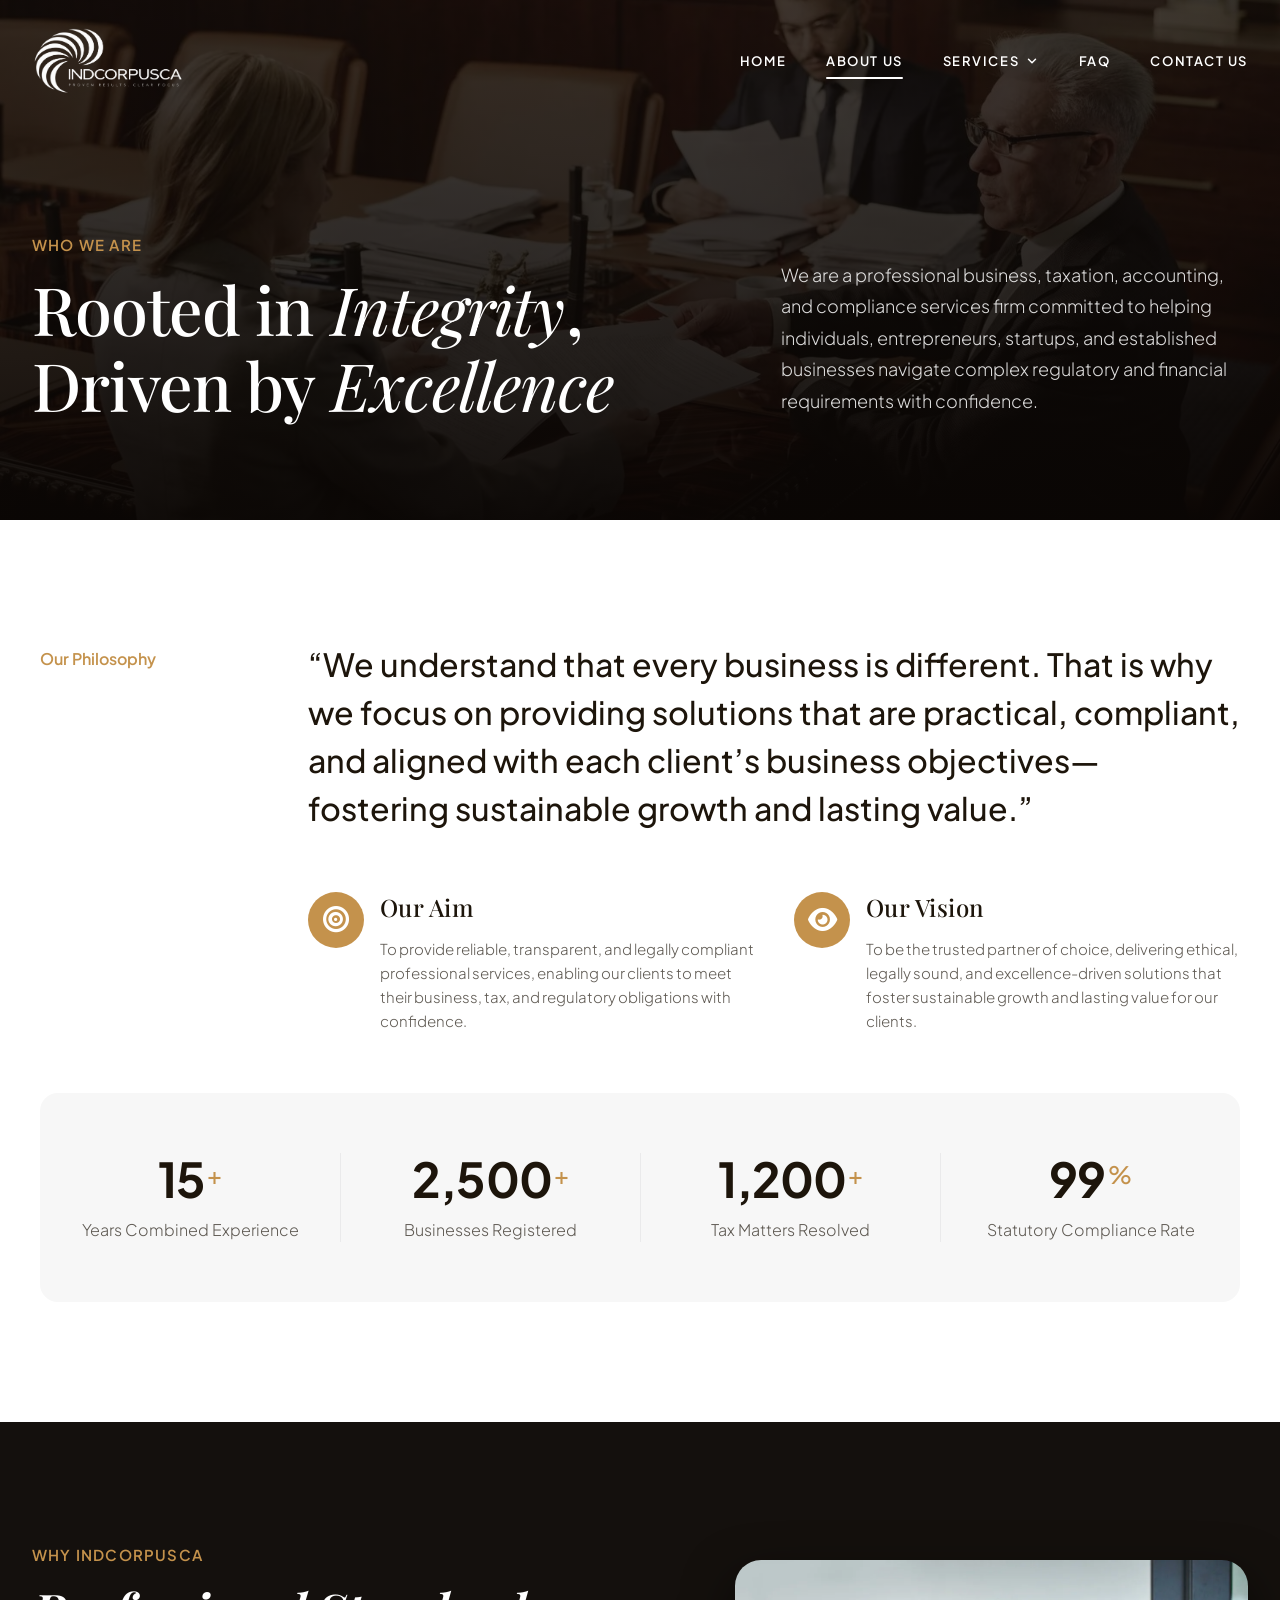
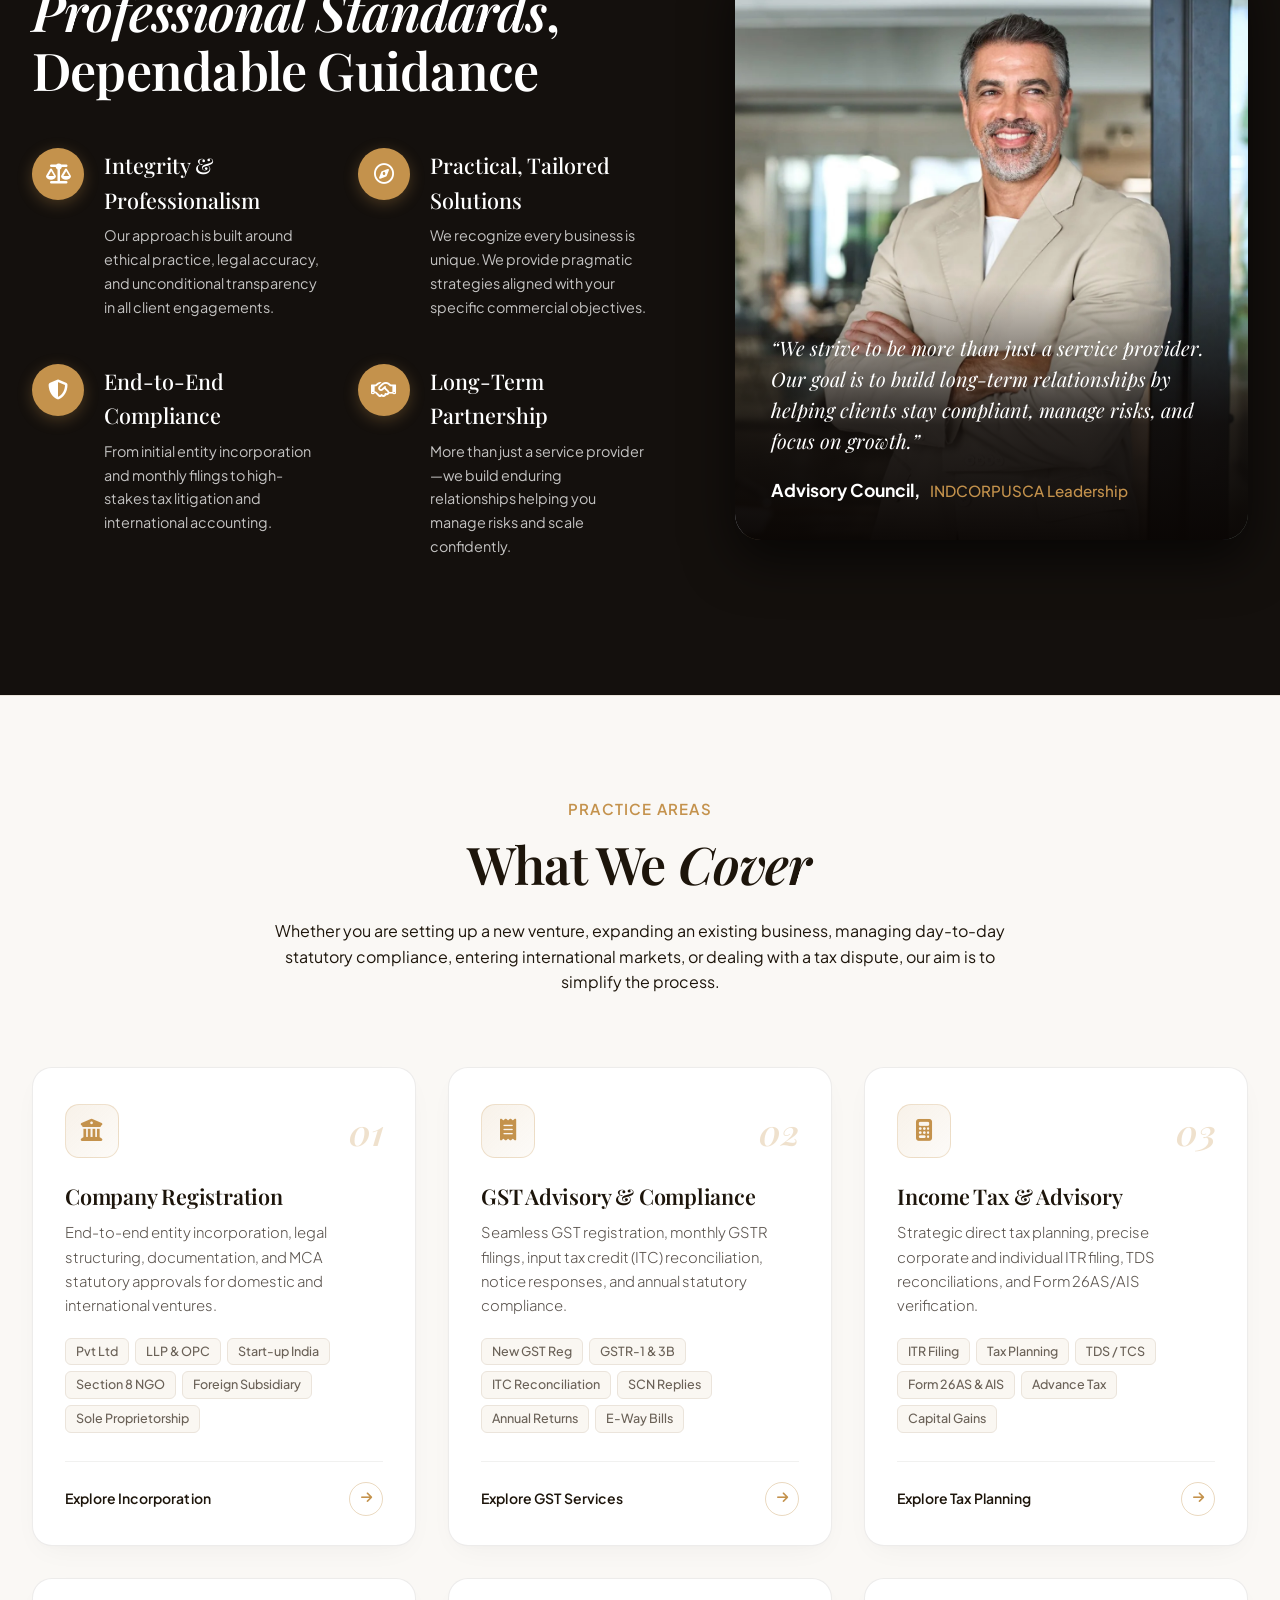
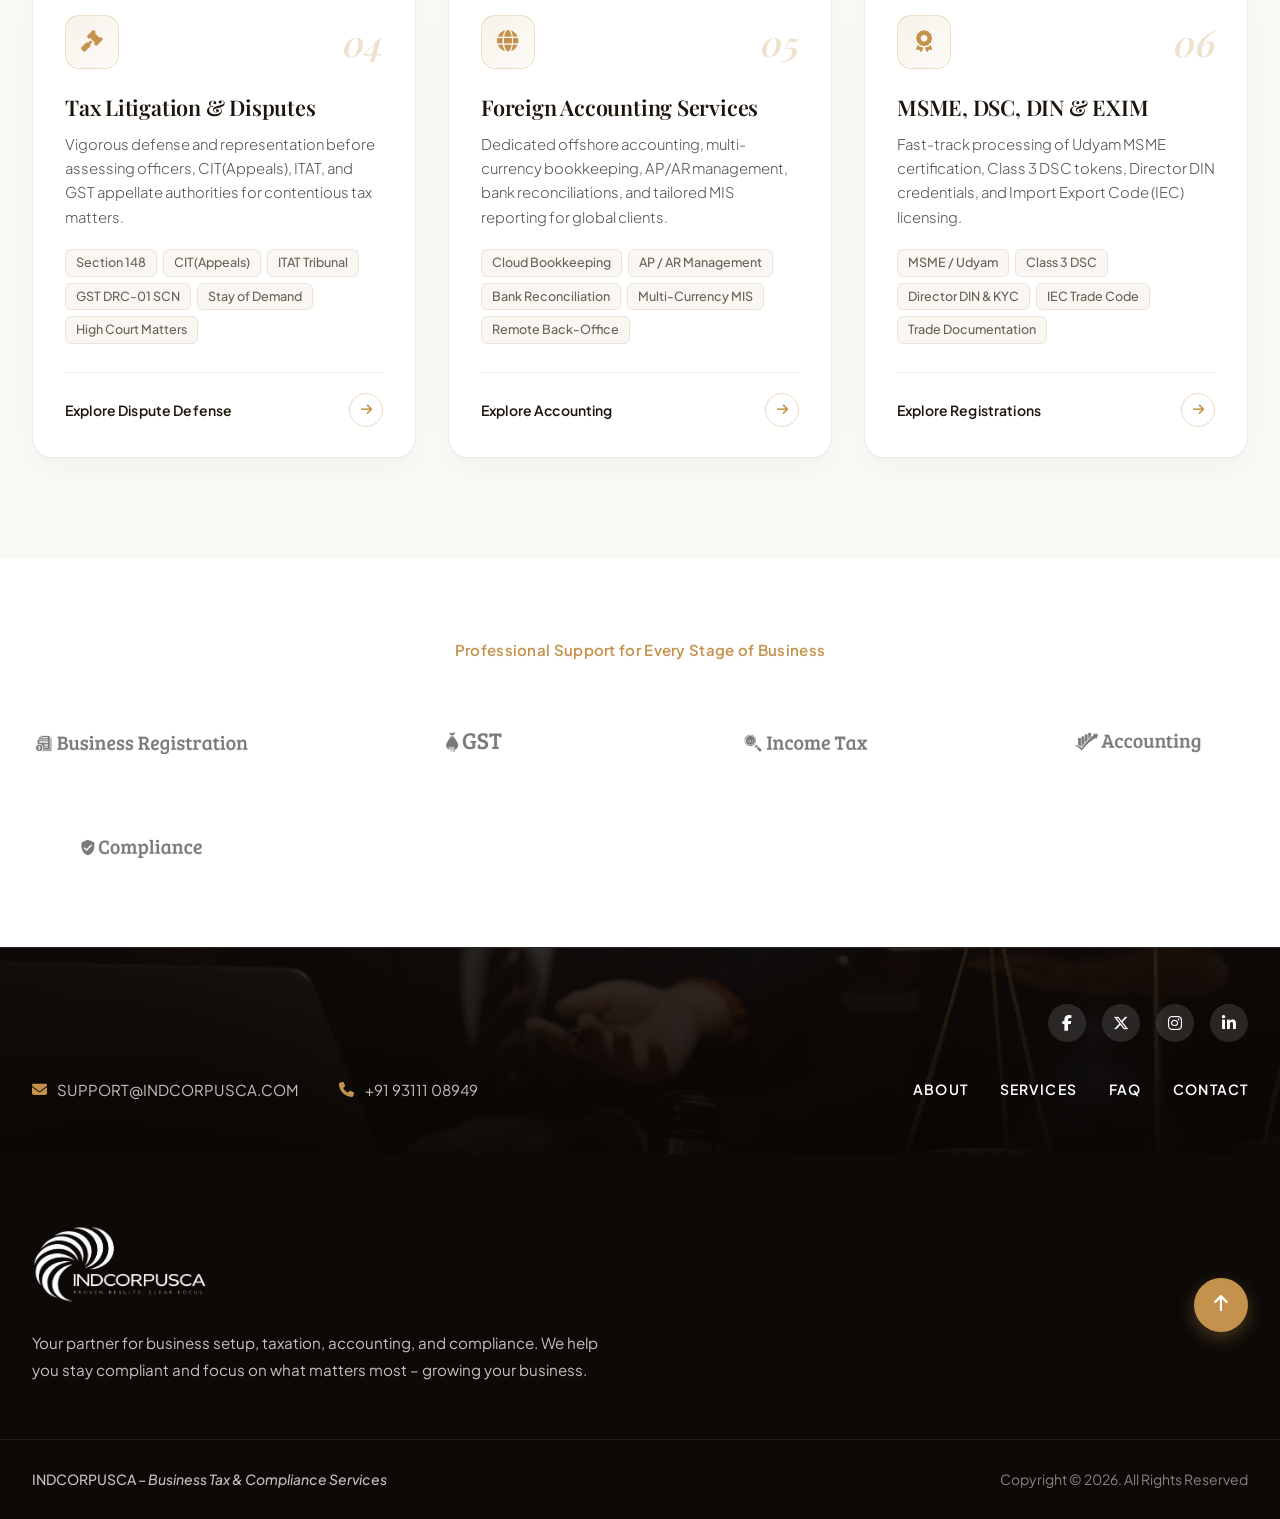
<file: about-us.html>
<!DOCTYPE html>
<html lang="en">
<head>
  <meta charset="UTF-8" />
  <meta name="viewport" content="width=device-width, initial-scale=1.0" />
  <title>About Us | Professional Business, Tax &amp; Compliance Services | INDCORPUSCA</title>
  <meta name="description" content="INDCORPUSCA is a premier business setup, taxation, accounting, and compliance services firm in India. Helping entrepreneurs, startups, and enterprises navigate regulatory requirements with confidence." />
  <meta name="keywords" content="about INDCORPUSCA, chartered accountants india, corporate tax consultants, company registration experts, gst advisory firm, direct tax litigation advocates, foreign accounting services india" />
  <link rel="canonical" href="https://indcorpusca.com/about-us" />

  <!-- Open Graph / Social Meta -->
  <meta property="og:type" content="website" />
  <meta property="og:title" content="About Us | Professional Business, Tax &amp; Compliance Services | INDCORPUSCA" />
  <meta property="og:description" content="Learn about INDCORPUSCA's aim, vision, and comprehensive business registration, tax, accounting, and litigation practice across India." />
  <meta property="og:url" content="https://indcorpusca.com/about-us" />
  <meta property="og:image" content="images/about.webp" />

  <!-- Schema.org Structured Data -->
  <script type="application/ld+json">
  {
    "@context": "https://schema.org",
    "@type": "AboutPage",
    "mainEntity": {
      "@type": "ProfessionalService",
      "name": "INDCORPUSCA",
      "url": "https://indcorpusca.com",
      "logo": "https://indcorpusca.com/images/indc-logo.webp",
      "description": "Professional business, taxation, accounting, and compliance services firm committed to helping individuals, entrepreneurs, startups, and established businesses navigate complex regulatory and financial requirements with confidence.",
      "telephone": "+91 93111 08949",
      "email": "support@indcorpusca.com",
      "address": {
        "@type": "PostalAddress",
        "addressCountry": "IN"
      }
    }
  }
  </script>
  
  <!-- Favicon -->
  <link rel="icon" type="image/x-icon" href="/favicon/favicon.ico" />
  <link rel="icon" type="image/png" sizes="16x16" href="/favicon/favicon-16x16.png" />
  <link rel="icon" type="image/png" sizes="32x32" href="/favicon/favicon-32x32.png" />
  <link rel="apple-touch-icon" sizes="180x180" href="/favicon/apple-touch-icon.png" />
  <link rel="manifest" href="/favicon/site.webmanifest" />
  <meta name="theme-color" content="#14100d" />

  <!-- Google Fonts: Playfair Display & Plus Jakarta Sans -->
  <link rel="preconnect" href="https://fonts.googleapis.com" />
  <link rel="preconnect" href="https://fonts.gstatic.com" crossorigin />
  <link href="https://fonts.googleapis.com/css2?family=Playfair+Display:ital,wght@0,400;0,500;0,600;0,700;1,400;1,500;1,600&family=Plus+Jakarta+Sans:wght@300;400;500;600;700&display=swap" rel="stylesheet" />
  
  <!-- FontAwesome Icons -->
  <link rel="stylesheet" href="https://cdnjs.cloudflare.com/ajax/libs/font-awesome/6.5.1/css/all.min.css" />

  <link rel="stylesheet" href="style.css" />
</head>
<body id="top" class="page-about">

  <!-- =========================================================================
       1. HERO BANNER & HEADER ("Who We Are")
       ========================================================================= -->
  <section class="about-hero-section" id="top">
    <div class="about-hero-overlay"></div>

    <!-- Navigation Header -->
    <header class="site-header site-header-about" id="site-header">
      <div class="nav-container">
        <a href="/" class="brand-logo" aria-label="INDCORPUSCA Home">
          <img src="images/indc-logo.webp" alt="INDCORPUSCA Logo" width="152" height="66" />
        </a>

        <nav class="nav-menu" aria-label="Main Navigation">
          <ul class="nav-list">
            <li class="nav-item"><a href="/" class="nav-link">Home</a></li>
            <li class="nav-item active"><a href="about-us" class="nav-link">About Us</a></li>
            <li class="nav-item has-dropdown">
              <a href="services" class="nav-link">
                Services
                <svg class="dropdown-chevron" viewBox="0 0 24 24" width="14" height="14" fill="none" stroke="currentColor" stroke-width="2.5" stroke-linecap="round" stroke-linejoin="round">
                  <polyline points="6 9 12 15 18 9"></polyline>
                </svg>
              </a>
              <ul class="dropdown-menu">
                <li><a href="company-registration">Company Registration</a></li>
                <li><a href="gst-compliance">GST Compliance</a></li>
                <li><a href="income-tax-services">Income Tax Services</a></li>
                <li><a href="tax-litigation">Tax Litigation</a></li>
                <li><a href="business-compliance">Business Compliance</a></li>
              </ul>
            </li>
            <li class="nav-item"><a href="faq" class="nav-link">FAQ</a></li>
            <li class="nav-item"><a href="contact-us" class="nav-link">Contact Us</a></li>
          </ul>
        </nav>

        <button class="mobile-toggle" aria-label="Toggle navigation menu" id="mobileToggle">
          <span></span>
          <span></span>
          <span></span>
        </button>
      </div>
    </header>

    <div class="container about-hero-container">
      <div class="about-hero-left">
        <span class="tag-heading section-eyebrow eyebrow-gold">Who We Are</span>
        <h1 class="about-hero-title">
          Rooted in <em>Integrity</em>, Driven by <em>Excellence</em>
        </h1>
      </div>

      <div class="about-hero-right">
        <p class="about-hero-lead">
          We are a professional business, taxation, accounting, and compliance services firm committed to helping individuals, entrepreneurs, startups, and established businesses navigate complex regulatory and financial requirements with confidence.
        </p>
      </div>
    </div>
  </section>


  <!-- =========================================================================
       2. OUR STORY, PURPOSE & STATS SECTION
       ========================================================================= -->
  <section class="story-section">
    <div class="container story-container">
      <!-- Part A: Our Story Quote -->
      <div class="story-quote-row">
        <div class="story-label-col">
          <span class="story-eyebrow">Our Philosophy</span>
        </div>
        <div class="story-quote-col">
          <h3 class="story-quote">
            “We understand that every business is different. That is why we focus on providing solutions that are practical, compliant, and aligned with each client’s business objectives—fostering sustainable growth and lasting value.”
          </h3>
        </div>
      </div>

      <!-- Part B: Vision & Aim Icon Boxes -->
      <div class="vision-mission-row">
        <div class="story-spacer-col"></div>
        <div class="vision-mission-grid">
          <!-- Aim -->
          <div class="purpose-card">
            <div class="purpose-icon-wrap">
              <i class="fa-solid fa-bullseye"></i>
            </div>
            <div class="purpose-body">
              <h3 class="purpose-title">Our Aim</h3>
              <p class="purpose-desc">
                To provide reliable, transparent, and legally compliant professional services, enabling our clients to meet their business, tax, and regulatory obligations with confidence.
              </p>
            </div>
          </div>

          <!-- Vision -->
          <div class="purpose-card">
            <div class="purpose-icon-wrap">
              <i class="fa-solid fa-eye"></i>
            </div>
            <div class="purpose-body">
              <h3 class="purpose-title">Our Vision</h3>
              <p class="purpose-desc">
                To be the trusted partner of choice, delivering ethical, legally sound, and excellence-driven solutions that foster sustainable growth and lasting value for our clients.
              </p>
            </div>
          </div>
        </div>
      </div>

      <!-- Part C: 4-Column Stats Box -->
      <div class="about-stats-box">
        <div class="stat-col">
          <div class="stat-num-row">
            <span class="stat-big-num">15</span>
            <sup class="stat-super">+</sup>
          </div>
          <p class="stat-caption">Years Combined Experience</p>
        </div>

        <div class="stat-col">
          <div class="stat-num-row">
            <span class="stat-big-num">2,500</span>
            <sup class="stat-super">+</sup>
          </div>
          <p class="stat-caption">Businesses Registered</p>
        </div>

        <div class="stat-col">
          <div class="stat-num-row">
            <span class="stat-big-num">1,200</span>
            <sup class="stat-super">+</sup>
          </div>
          <p class="stat-caption">Tax Matters Resolved</p>
        </div>

        <div class="stat-col">
          <div class="stat-num-row">
            <span class="stat-big-num">99</span>
            <sup class="stat-super">%</sup>
          </div>
          <p class="stat-caption">Statutory Compliance Rate</p>
        </div>
      </div>
    </div>
  </section>


  <!-- =========================================================================
       3. WHY CHOOSE US SECTION (Dark Theme)
       ========================================================================= -->
  <section class="why-us-section">
    <div class="container">
      <div class="why-us-grid">
        <!-- Left: Content & 2x2 Feature Grid -->
        <div class="why-us-left">
          <span class="tag-heading section-eyebrow eyebrow-gold">Why INDCORPUSCA</span>
          <h2 class="why-us-heading">
            <em>Professional Standards</em>, Dependable Guidance
          </h2>

          <div class="why-features-grid">
            <!-- Feature 1 -->
            <div class="why-feature-item">
              <div class="why-icon-badge">
                <i class="fa-solid fa-scale-balanced"></i>
              </div>
              <div class="why-feature-body">
                <h3 class="why-feature-title">Integrity &amp; Professionalism</h3>
                <p class="why-feature-desc">Our approach is built around ethical practice, legal accuracy, and unconditional transparency in all client engagements.</p>
              </div>
            </div>

            <!-- Feature 2 -->
            <div class="why-feature-item">
              <div class="why-icon-badge">
                <i class="fa-regular fa-compass"></i>
              </div>
              <div class="why-feature-body">
                <h3 class="why-feature-title">Practical, Tailored Solutions</h3>
                <p class="why-feature-desc">We recognize every business is unique. We provide pragmatic strategies aligned with your specific commercial objectives.</p>
              </div>
            </div>

            <!-- Feature 3 -->
            <div class="why-feature-item">
              <div class="why-icon-badge">
                <i class="fa-solid fa-shield-halved"></i>
              </div>
              <div class="why-feature-body">
                <h3 class="why-feature-title">End-to-End Compliance</h3>
                <p class="why-feature-desc">From initial entity incorporation and monthly filings to high-stakes tax litigation and international accounting.</p>
              </div>
            </div>

            <!-- Feature 4 -->
            <div class="why-feature-item">
              <div class="why-icon-badge">
                <i class="fa-regular fa-handshake"></i>
              </div>
              <div class="why-feature-body">
                <h3 class="why-feature-title">Long-Term Partnership</h3>
                <p class="why-feature-desc">More than just a service provider—we build enduring relationships helping you manage risks and scale confidently.</p>
              </div>
            </div>
          </div>
        </div>

        <!-- Right: Leadership Quote Card -->
        <div class="why-us-right">
          <div class="leader-card">
            <div class="leader-img-wrap">
              <img
                src="images/portrait-of-confident-happy-middle-aged-business.webp"
                alt="Senior Chartered Accountant and Corporate Advisor at INDCORPUSCA"
                class="leader-img"
              />
              <div class="leader-quote-overlay">
                <blockquote class="leader-quote">
                  “We strive to be more than just a service provider. Our goal is to build long-term relationships by helping clients stay compliant, manage risks, and focus on growth.”
                </blockquote>
                <div class="leader-meta">
                  <span class="leader-name">Advisory Council,</span>
                  <span class="leader-role">INDCORPUSCA Leadership</span>
                </div>
              </div>
            </div>
          </div>
        </div>
      </div>
    </div>
  </section>


  <!-- =========================================================================
       4. OUR SERVICES COVERAGE
       ========================================================================= -->
  <section class="practices-coverage-section" id="practice-areas">
    <div class="container">
      <div class="section-header-center">
        <span class="tag-heading section-eyebrow eyebrow-gold">Practice Areas</span>
        <h2 class="section-heading-dark">What We <em>Cover</em></h2>
        <p class="section-subtitle-dark" style="max-width: 750px; margin: 0 auto 3.5rem auto;">
          Whether you are setting up a new venture, expanding an existing business, managing day-to-day statutory compliance, entering international markets, or dealing with a tax dispute, our aim is to simplify the process.
        </p>
      </div>

      <div class="practices-coverage-grid">
        <!-- Card 1: Company Registration -->
        <a href="company-registration" class="practice-coverage-card">
          <div>
            <div class="practice-card-header">
              <div class="practice-card-icon-wrap">
                <i class="fa-solid fa-building-columns"></i>
              </div>
              <span class="practice-card-badge">01</span>
            </div>
            <div class="practice-card-body">
              <h3 class="practice-card-title">Company Registration</h3>
              <p class="practice-card-desc">
                End-to-end entity incorporation, legal structuring, documentation, and MCA statutory approvals for domestic and international ventures.
              </p>
            </div>
          </div>
          <div>
            <div class="practice-chips">
              <span class="practice-chip">Pvt Ltd</span>
              <span class="practice-chip">LLP &amp; OPC</span>
              <span class="practice-chip">Start-up India</span>
              <span class="practice-chip">Section 8 NGO</span>
              <span class="practice-chip">Foreign Subsidiary</span>
              <span class="practice-chip">Sole Proprietorship</span>
            </div>
            <div class="practice-card-footer">
              <span class="practice-action-text">Explore Incorporation</span>
              <span class="practice-action-circle">
                <i class="fa-solid fa-arrow-right"></i>
              </span>
            </div>
          </div>
        </a>

        <!-- Card 2: GST Registration & Compliance -->
        <a href="gst-compliance" class="practice-coverage-card">
          <div>
            <div class="practice-card-header">
              <div class="practice-card-icon-wrap">
                <i class="fa-solid fa-receipt"></i>
              </div>
              <span class="practice-card-badge">02</span>
            </div>
            <div class="practice-card-body">
              <h3 class="practice-card-title">GST Advisory &amp; Compliance</h3>
              <p class="practice-card-desc">
                Seamless GST registration, monthly GSTR filings, input tax credit (ITC) reconciliation, notice responses, and annual statutory compliance.
              </p>
            </div>
          </div>
          <div>
            <div class="practice-chips">
              <span class="practice-chip">New GST Reg</span>
              <span class="practice-chip">GSTR-1 &amp; 3B</span>
              <span class="practice-chip">ITC Reconciliation</span>
              <span class="practice-chip">SCN Replies</span>
              <span class="practice-chip">Annual Returns</span>
              <span class="practice-chip">E-Way Bills</span>
            </div>
            <div class="practice-card-footer">
              <span class="practice-action-text">Explore GST Services</span>
              <span class="practice-action-circle">
                <i class="fa-solid fa-arrow-right"></i>
              </span>
            </div>
          </div>
        </a>

        <!-- Card 3: Income Tax Return & Planning -->
        <a href="income-tax-services" class="practice-coverage-card">
          <div>
            <div class="practice-card-header">
              <div class="practice-card-icon-wrap">
                <i class="fa-solid fa-calculator"></i>
              </div>
              <span class="practice-card-badge">03</span>
            </div>
            <div class="practice-card-body">
              <h3 class="practice-card-title">Income Tax &amp; Advisory</h3>
              <p class="practice-card-desc">
                Strategic direct tax planning, precise corporate and individual ITR filing, TDS reconciliations, and Form 26AS/AIS verification.
              </p>
            </div>
          </div>
          <div>
            <div class="practice-chips">
              <span class="practice-chip">ITR Filing</span>
              <span class="practice-chip">Tax Planning</span>
              <span class="practice-chip">TDS / TCS</span>
              <span class="practice-chip">Form 26AS &amp; AIS</span>
              <span class="practice-chip">Advance Tax</span>
              <span class="practice-chip">Capital Gains</span>
            </div>
            <div class="practice-card-footer">
              <span class="practice-action-text">Explore Tax Planning</span>
              <span class="practice-action-circle">
                <i class="fa-solid fa-arrow-right"></i>
              </span>
            </div>
          </div>
        </a>

        <!-- Card 4: Tax Litigation & Disputes -->
        <a href="tax-litigation" class="practice-coverage-card">
          <div>
            <div class="practice-card-header">
              <div class="practice-card-icon-wrap">
                <i class="fa-solid fa-gavel"></i>
              </div>
              <span class="practice-card-badge">04</span>
            </div>
            <div class="practice-card-body">
              <h3 class="practice-card-title">Tax Litigation &amp; Disputes</h3>
              <p class="practice-card-desc">
                Vigorous defense and representation before assessing officers, CIT(Appeals), ITAT, and GST appellate authorities for contentious tax matters.
              </p>
            </div>
          </div>
          <div>
            <div class="practice-chips">
              <span class="practice-chip">Section 148</span>
              <span class="practice-chip">CIT(Appeals)</span>
              <span class="practice-chip">ITAT Tribunal</span>
              <span class="practice-chip">GST DRC-01 SCN</span>
              <span class="practice-chip">Stay of Demand</span>
              <span class="practice-chip">High Court Matters</span>
            </div>
            <div class="practice-card-footer">
              <span class="practice-action-text">Explore Dispute Defense</span>
              <span class="practice-action-circle">
                <i class="fa-solid fa-arrow-right"></i>
              </span>
            </div>
          </div>
        </a>

        <!-- Card 5: Foreign Accounting Services -->
        <a href="business-compliance" class="practice-coverage-card">
          <div>
            <div class="practice-card-header">
              <div class="practice-card-icon-wrap">
                <i class="fa-solid fa-globe"></i>
              </div>
              <span class="practice-card-badge">05</span>
            </div>
            <div class="practice-card-body">
              <h3 class="practice-card-title">Foreign Accounting Services</h3>
              <p class="practice-card-desc">
                Dedicated offshore accounting, multi-currency bookkeeping, AP/AR management, bank reconciliations, and tailored MIS reporting for global clients.
              </p>
            </div>
          </div>
          <div>
            <div class="practice-chips">
              <span class="practice-chip">Cloud Bookkeeping</span>
              <span class="practice-chip">AP / AR Management</span>
              <span class="practice-chip">Bank Reconciliation</span>
              <span class="practice-chip">Multi-Currency MIS</span>
              <span class="practice-chip">Remote Back-Office</span>
            </div>
            <div class="practice-card-footer">
              <span class="practice-action-text">Explore Accounting</span>
              <span class="practice-action-circle">
                <i class="fa-solid fa-arrow-right"></i>
              </span>
            </div>
          </div>
        </a>

        <!-- Card 6: MSME, DSC, DIN & EXIM -->
        <a href="business-compliance" class="practice-coverage-card">
          <div>
            <div class="practice-card-header">
              <div class="practice-card-icon-wrap">
                <i class="fa-solid fa-award"></i>
              </div>
              <span class="practice-card-badge">06</span>
            </div>
            <div class="practice-card-body">
              <h3 class="practice-card-title">MSME, DSC, DIN &amp; EXIM</h3>
              <p class="practice-card-desc">
                Fast-track processing of Udyam MSME certification, Class 3 DSC tokens, Director DIN credentials, and Import Export Code (IEC) licensing.
              </p>
            </div>
          </div>
          <div>
            <div class="practice-chips">
              <span class="practice-chip">MSME / Udyam</span>
              <span class="practice-chip">Class 3 DSC</span>
              <span class="practice-chip">Director DIN &amp; KYC</span>
              <span class="practice-chip">IEC Trade Code</span>
              <span class="practice-chip">Trade Documentation</span>
            </div>
            <div class="practice-card-footer">
              <span class="practice-action-text">Explore Registrations</span>
              <span class="practice-action-circle">
                <i class="fa-solid fa-arrow-right"></i>
              </span>
            </div>
          </div>
        </a>
      </div>
    </div>
  </section>


  <!-- =========================================================================
       5. CLIENTS / PARTNERS LOGO STRIP
       ========================================================================= -->
  <section class="partners-section">
    <div class="container">
      <p class="partners-tagline">Professional Support for Every Stage of Business</p>
      <div class="partners-grid">
        <div class="partner-item">
          <img src="images/Business%20Registration.png" alt="Business Registration Services" width="177" height="72" />
        </div>
        <div class="partner-item">
          <img src="images/GST.png" alt="GST Registration &amp; Compliance" width="177" height="72" />
        </div>
        <div class="partner-item">
          <img src="images/Income%20Tax.png" alt="Income Tax Return &amp; Planning" width="177" height="72" />
        </div>
        <div class="partner-item">
          <img src="images/Accounting.png" alt="Accounting &amp; Bookkeeping Services" width="177" height="72" />
        </div>
        <div class="partner-item">
          <img src="images/Compliance.png" alt="Corporate Compliance &amp; Secretarial" width="177" height="72" />
        </div>
      </div>
    </div>
  </section>


  <!-- =========================================================================
       6. OUR TEAM SECTION (Temporarily Commented Out)
       =========================================================================
  <section class="team-section team-section-grid" id="team">
    <div class="container team-container">
      <div class="team-grid">
        <div class="team-intro">
          <span class="team-eyebrow">Our Leadership</span>
          <h2 class="team-heading">Meet Our Senior <em>Practitioners</em></h2>
          <p class="team-desc">
            We combine deep statutory knowledge with a client-focused approach. Committed to guiding you with clarity, confidence, and uncompromising integrity.
          </p>
          <a href="contact-us" class="btn-team-link">
            <span>Schedule a Consultation</span>
            <i class="fa-solid fa-arrow-right"></i>
          </a>
        </div>

        <div class="team-cards-grid">
          <div class="team-profile-card">
            <img src="images/team-daniel-reyes.webp" alt="Senior Tax Advocate - INDCORPUSCA" class="team-profile-img" width="300" height="400" />
            <div class="team-profile-overlay"></div>
            <div class="team-profile-content">
              <h3 class="team-profile-name">Senior Tax Counsel</h3>
              <p class="team-profile-role">Direct Tax &amp; Appellate Litigation</p>
              <div class="team-profile-socials">
                <a href="#" aria-label="Facebook"><i class="fa-brands fa-facebook-f"></i></a>
                <a href="#" aria-label="LinkedIn"><i class="fa-brands fa-linkedin-in"></i></a>
                <a href="#" aria-label="Twitter"><i class="fa-brands fa-x-twitter"></i></a>
              </div>
            </div>
          </div>

          <div class="team-profile-card">
            <img src="images/team-evelyn-hart.webp" alt="Corporate Advisory Partner - INDCORPUSCA" class="team-profile-img" width="300" height="400" />
            <div class="team-profile-overlay"></div>
            <div class="team-profile-content">
              <h3 class="team-profile-name">Managing Partner</h3>
              <p class="team-profile-role">Corporate Law, GST &amp; Compliance</p>
              <div class="team-profile-socials">
                <a href="#" aria-label="Facebook"><i class="fa-brands fa-facebook-f"></i></a>
                <a href="#" aria-label="LinkedIn"><i class="fa-brands fa-linkedin-in"></i></a>
                <a href="#" aria-label="Twitter"><i class="fa-brands fa-x-twitter"></i></a>
              </div>
            </div>
          </div>
        </div>
      </div>
    </div>
  </section>
  -->


  <!-- =========================================================================
       7. FOOTER SECTION
       ========================================================================= -->
  <footer class="site-footer" id="contact">
    <!-- Top Footer Hero/Banner Strip with Image Background -->
    <div class="footer-hero-strip">
      <div class="footer-hero-overlay"></div>
      <div class="container footer-strip-container">
        <!-- Top Social Icons -->
        <div class="footer-strip-top">
          <div class="footer-strip-socials">
            <a href="#" aria-label="Facebook"><i class="fa-brands fa-facebook-f"></i></a>
            <a href="#" aria-label="Twitter"><i class="fa-brands fa-x-twitter"></i></a>
            <a href="#" aria-label="Instagram"><i class="fa-brands fa-instagram"></i></a>
            <a href="#" aria-label="LinkedIn"><i class="fa-brands fa-linkedin-in"></i></a>
          </div>
        </div>

        <!-- Bottom Contact Pills & Quick Links -->
        <div class="footer-strip-bottom">
          <div class="footer-strip-contacts">
            <div class="contact-pill">
              <i class="fa-solid fa-envelope"></i>
              <span>SUPPORT@INDCORPUSCA.COM</span>
            </div>
            <div class="contact-pill">
              <i class="fa-solid fa-phone"></i>
              <span>+91 93111 08949</span>
            </div>
          </div>

          <div class="footer-strip-nav">
            <a href="about-us">ABOUT</a>
            <a href="services">SERVICES</a>
            <a href="faq">FAQ</a>
            <a href="contact-us">CONTACT</a>
          </div>
        </div>
      </div>
    </div>

    <!-- Main Footer Body -->
    <div class="footer-middle">
      <div class="container footer-middle-container">
        <div class="footer-brand-col">
          <a href="/" class="footer-logo">
            <img src="images/indc-logo.webp" alt="INDCORPUSCA Logo" width="175" height="78" />
          </a>
          <p class="footer-bio">
            Your partner for business setup, taxation, accounting, and compliance. We help you stay compliant and focus on what matters most – growing your business.
          </p>
        </div>

        <div class="footer-back-to-top">
          <a href="#top" class="back-to-top-btn" aria-label="Back to Top">
            <i class="fa-solid fa-arrow-up"></i>
          </a>
        </div>
      </div>
    </div>

    <!-- Bottom Copyright Bar -->
    <div class="footer-bottom">
      <div class="container footer-bottom-container">
        <h6 class="copyright-brand">INDCORPUSCA – <em>Business Tax &amp; Compliance Services</em></h6>
        <h6 class="copyright-text">Copyright &copy; 2026. All Rights Reserved</h6>
      </div>
    </div>
  </footer>


  <!-- Interactive JavaScript -->
  <script>
    const mobileToggle = document.getElementById('mobileToggle');
    const navMenu = document.querySelector('.nav-menu');
    if (mobileToggle && navMenu) {
      mobileToggle.addEventListener('click', () => {
        navMenu.classList.toggle('nav-open');
        mobileToggle.classList.toggle('active');
      });
    }
  </script>

  <!-- Offline file:// link support so local preview continues working without a web server -->
  <script>
    if (window.location.protocol === 'file:') {
      document.querySelectorAll('a[href]').forEach(function(a) {
        var h = a.getAttribute('href');
        if (h && !h.startsWith('http') && !h.startsWith('#') && !h.includes('.')) {
          a.setAttribute('href', (h === '/' ? 'index' : h) + '.html');
        }
      });
    }
  </script>
</body>
</html>
</file>
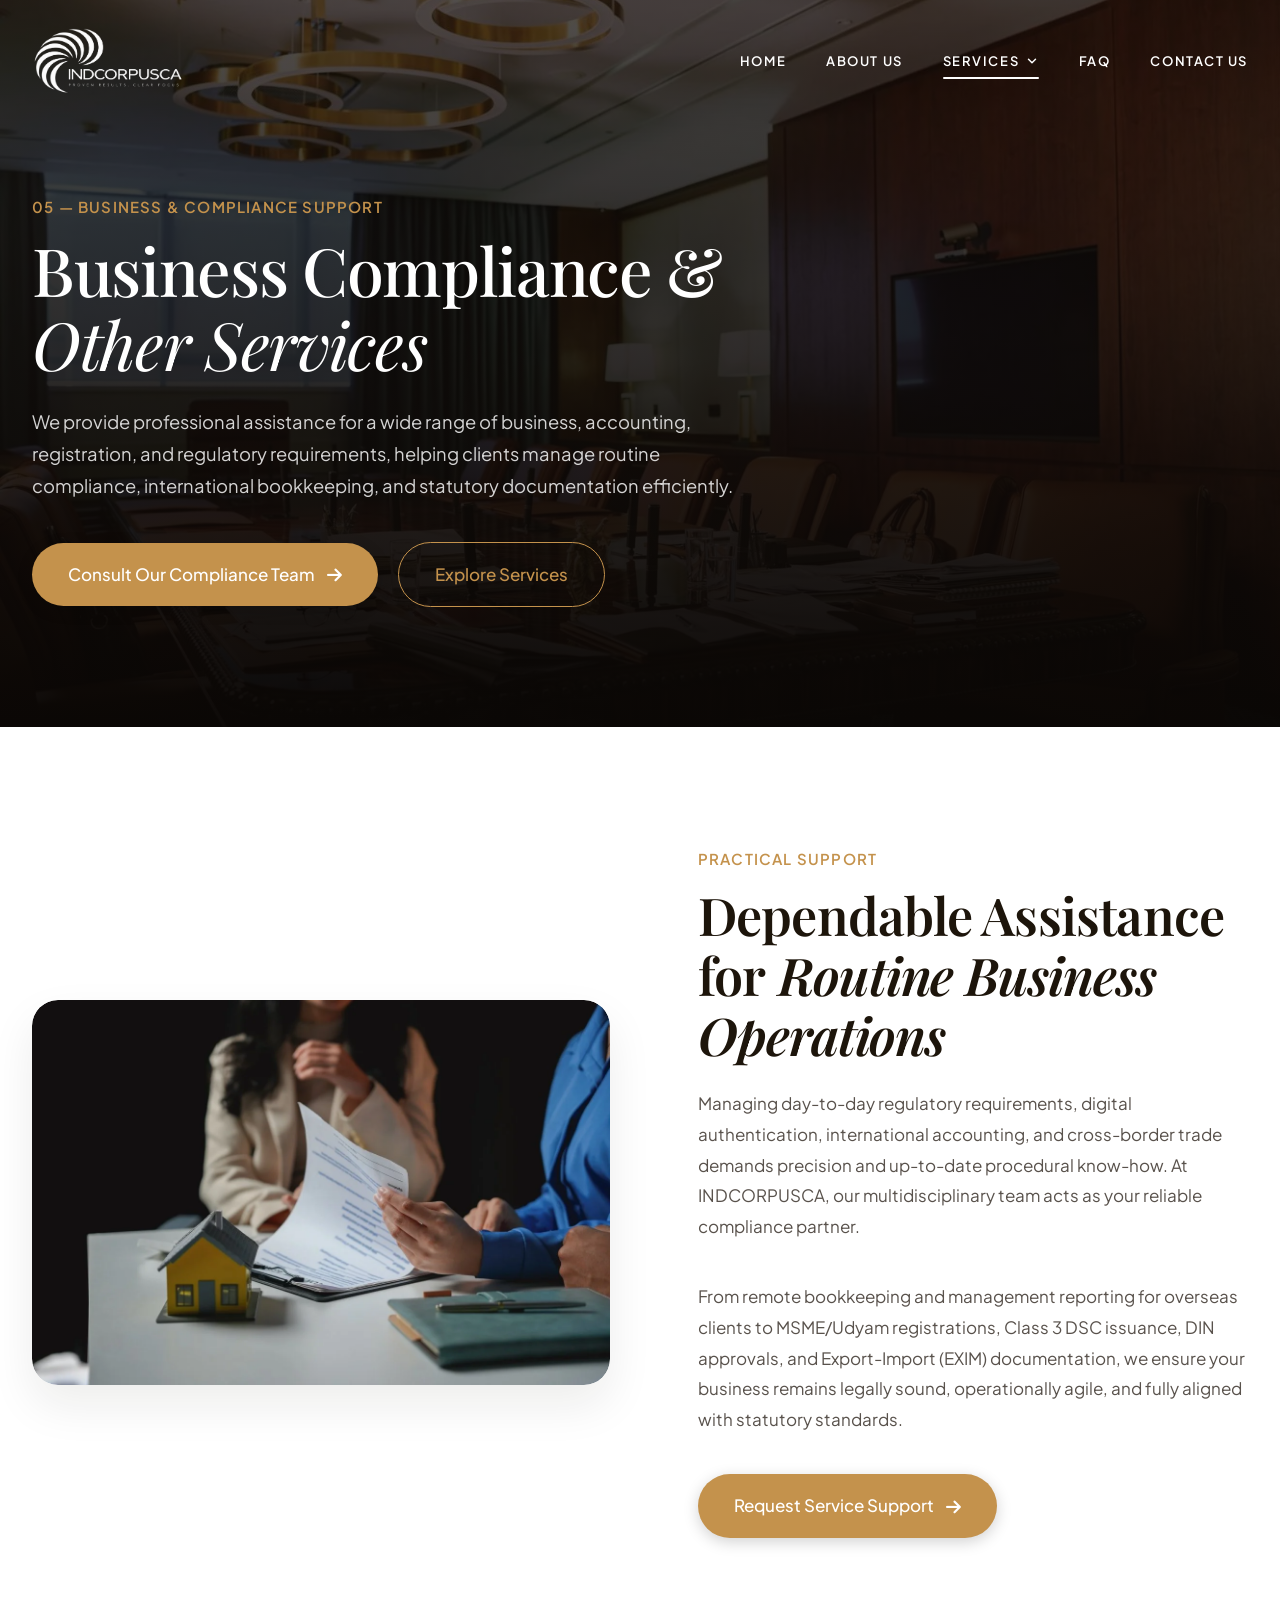
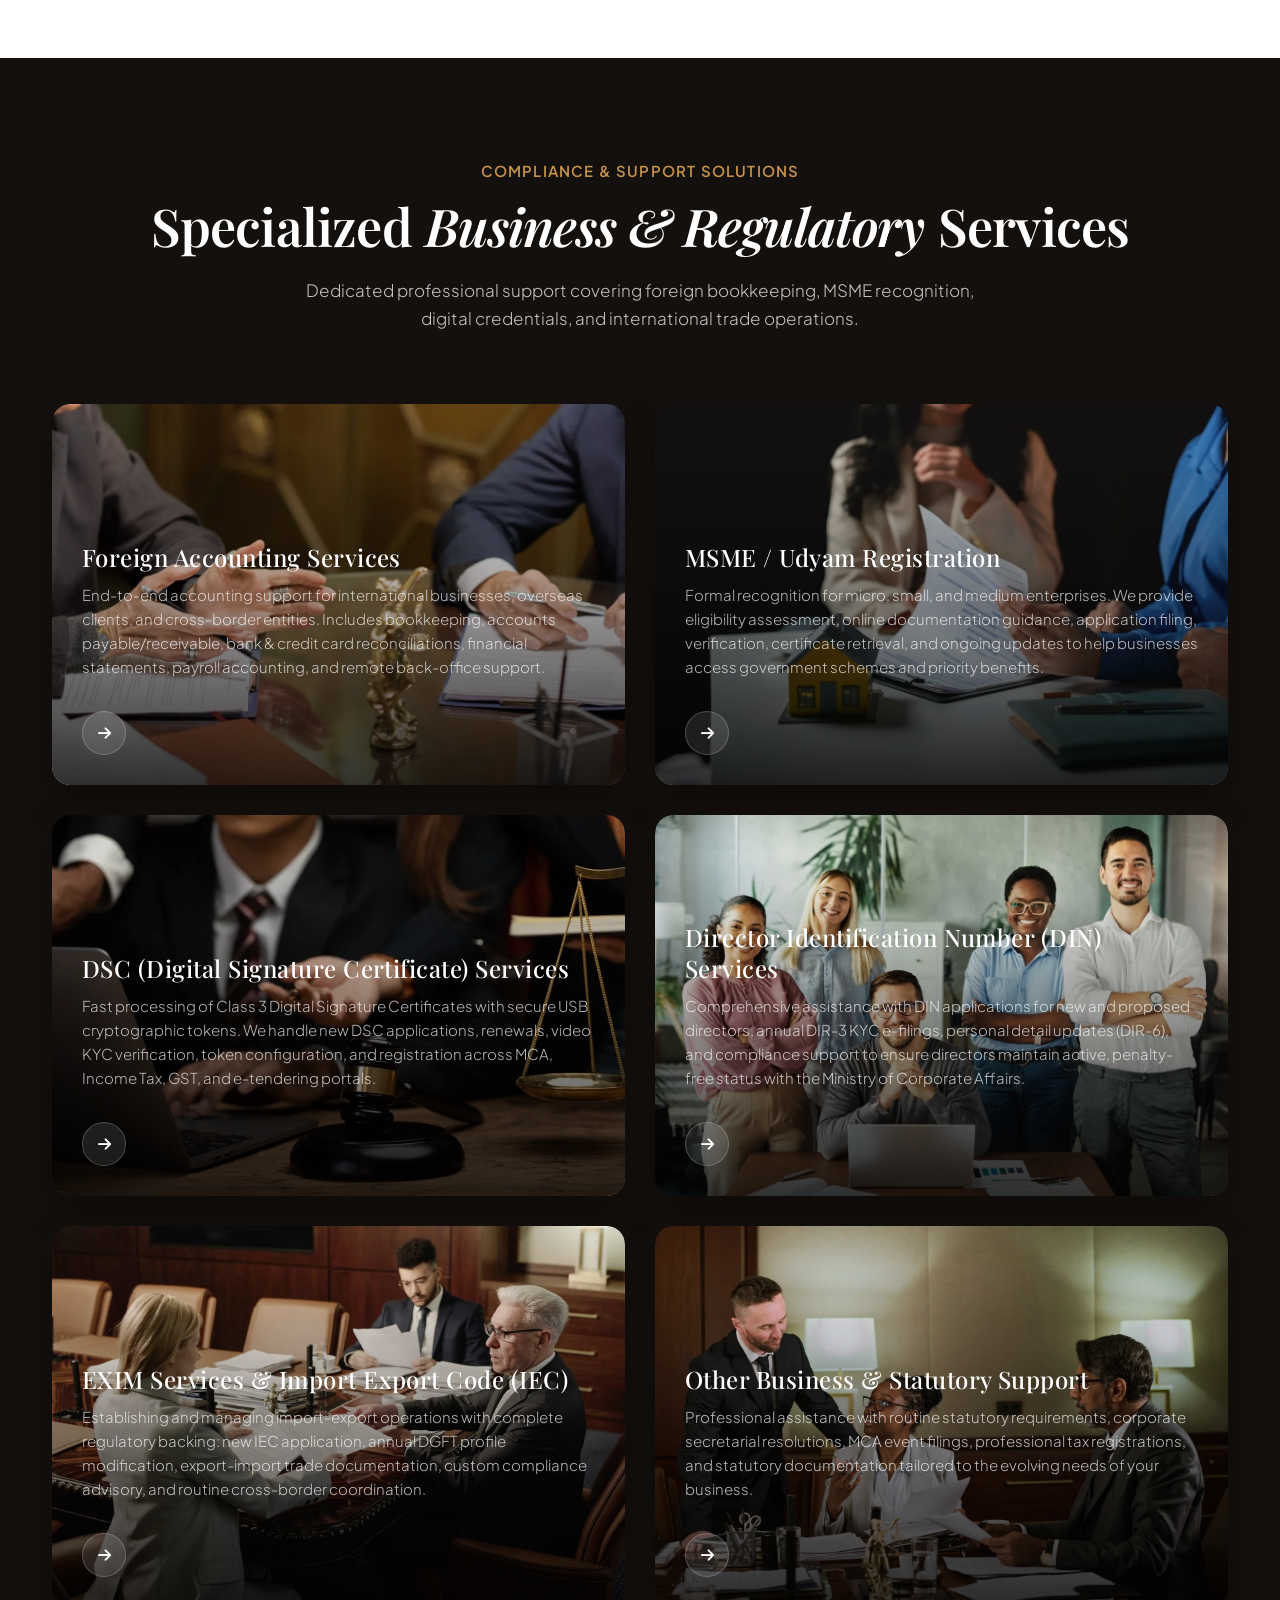
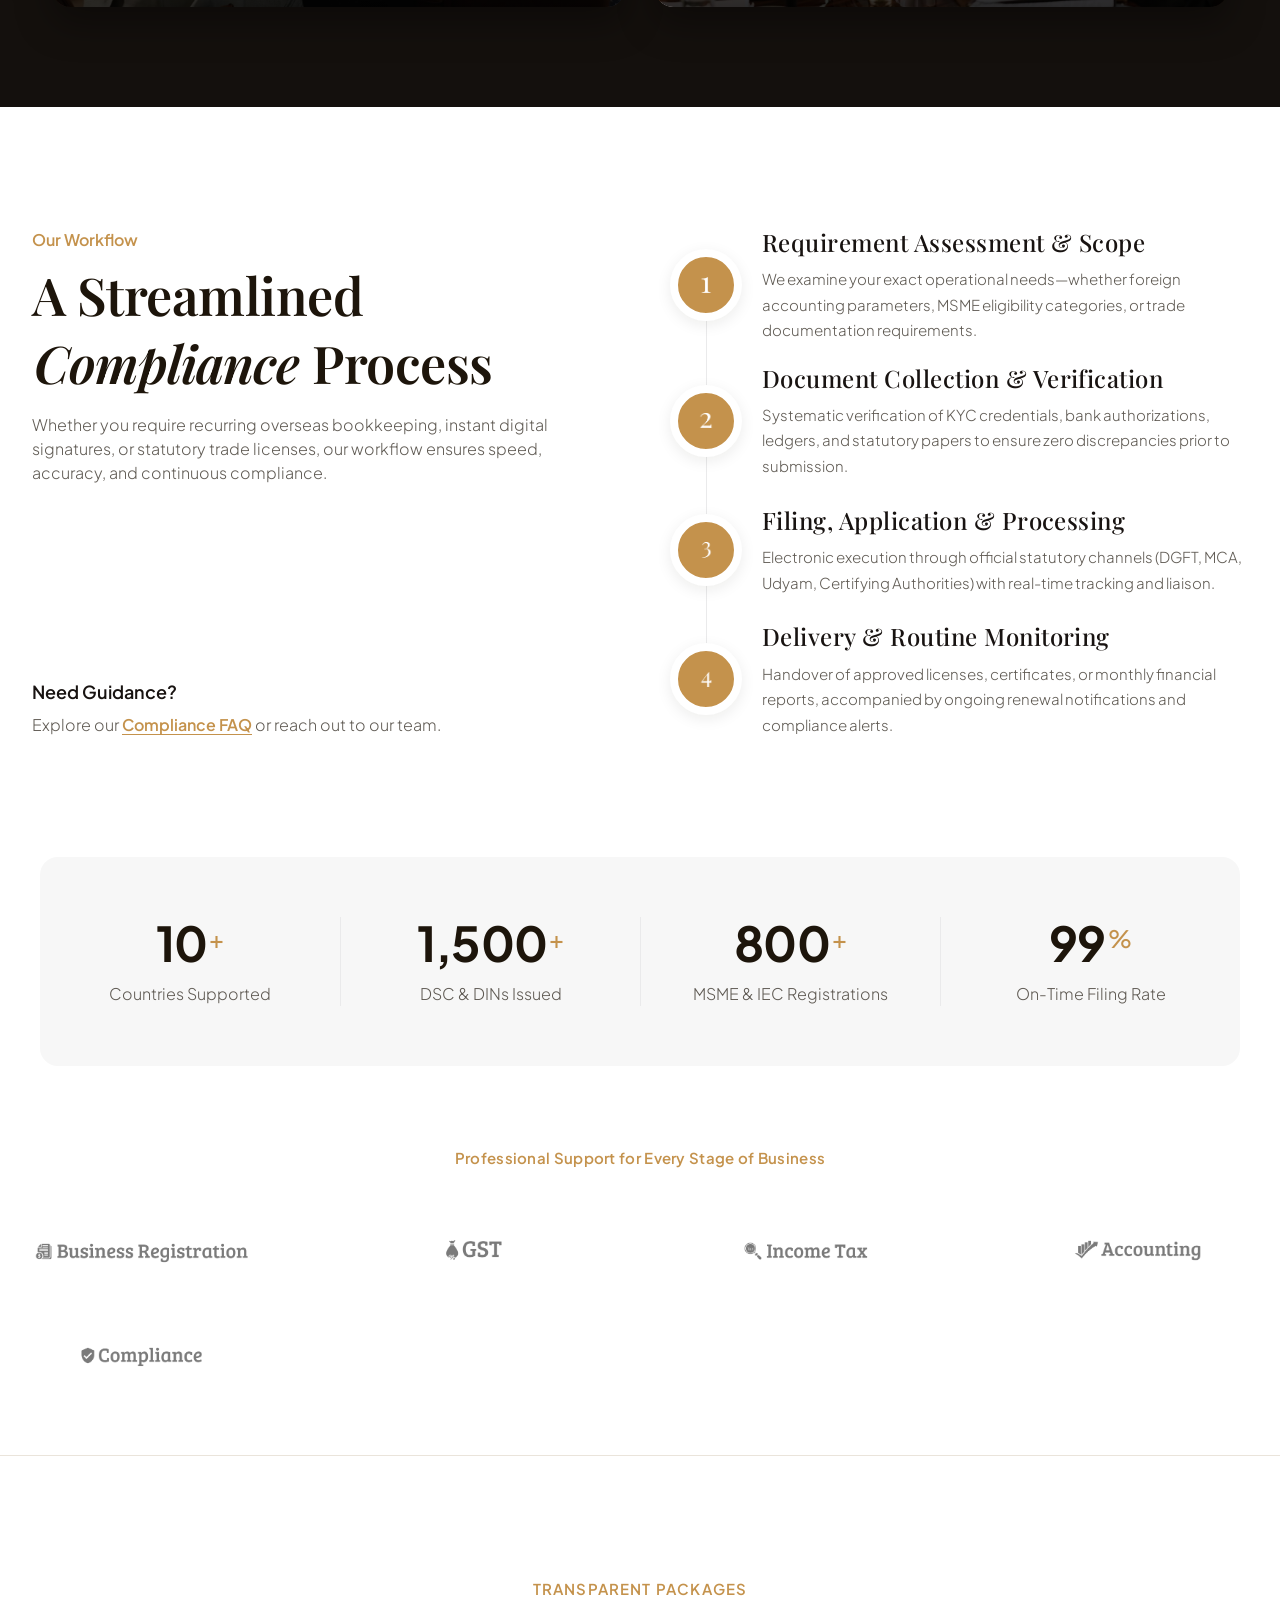
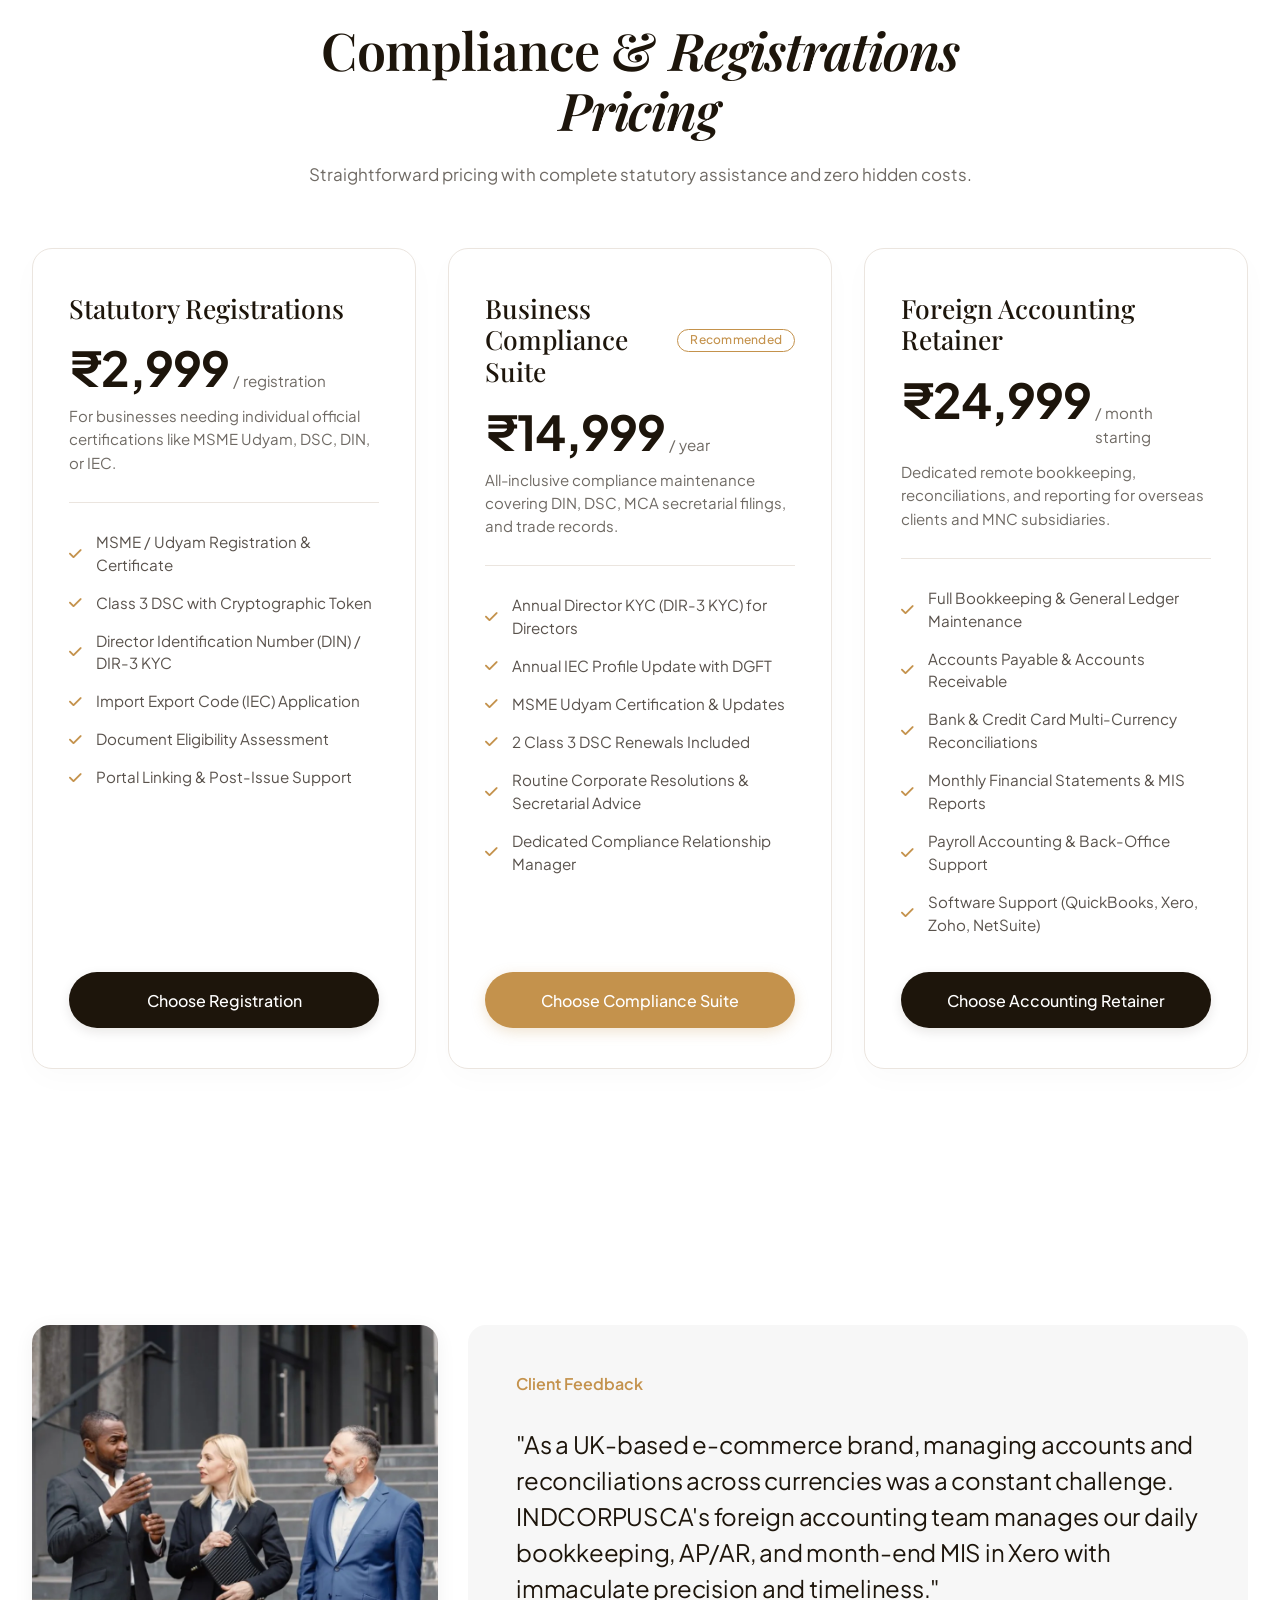
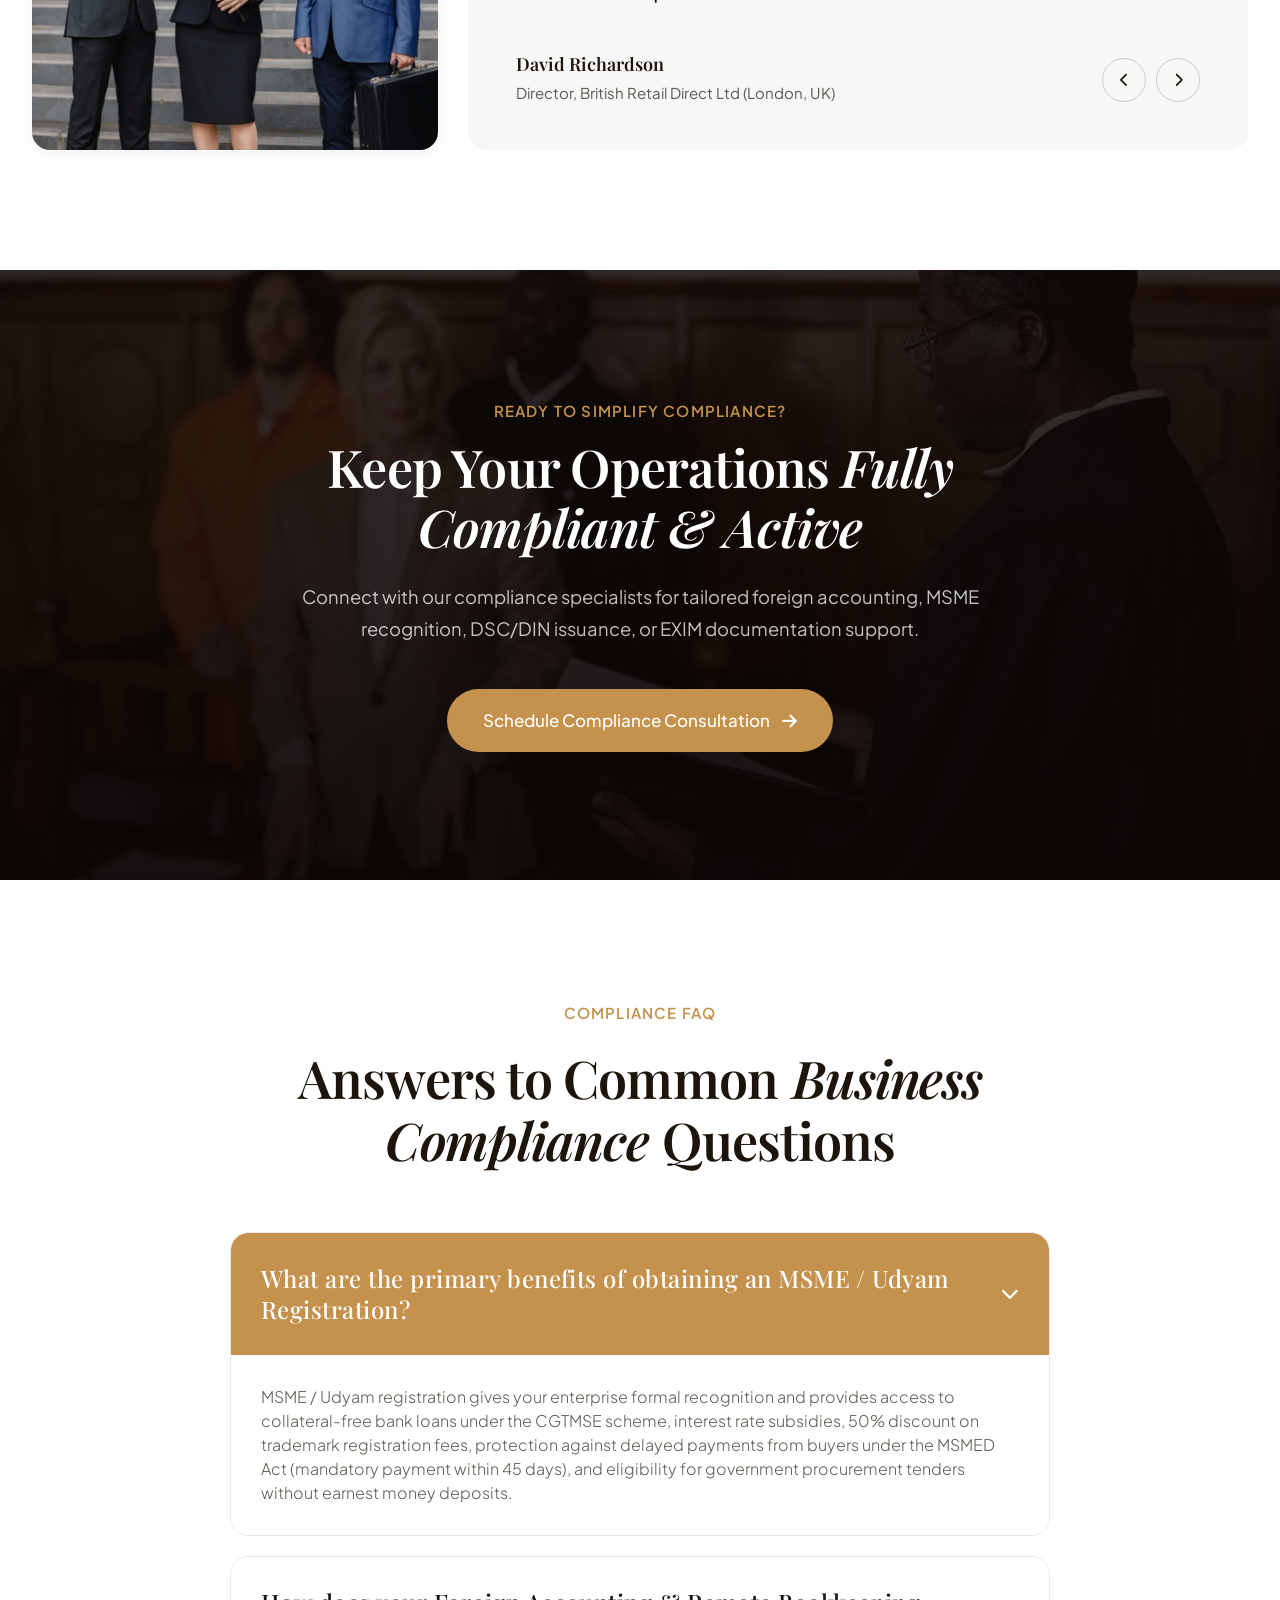
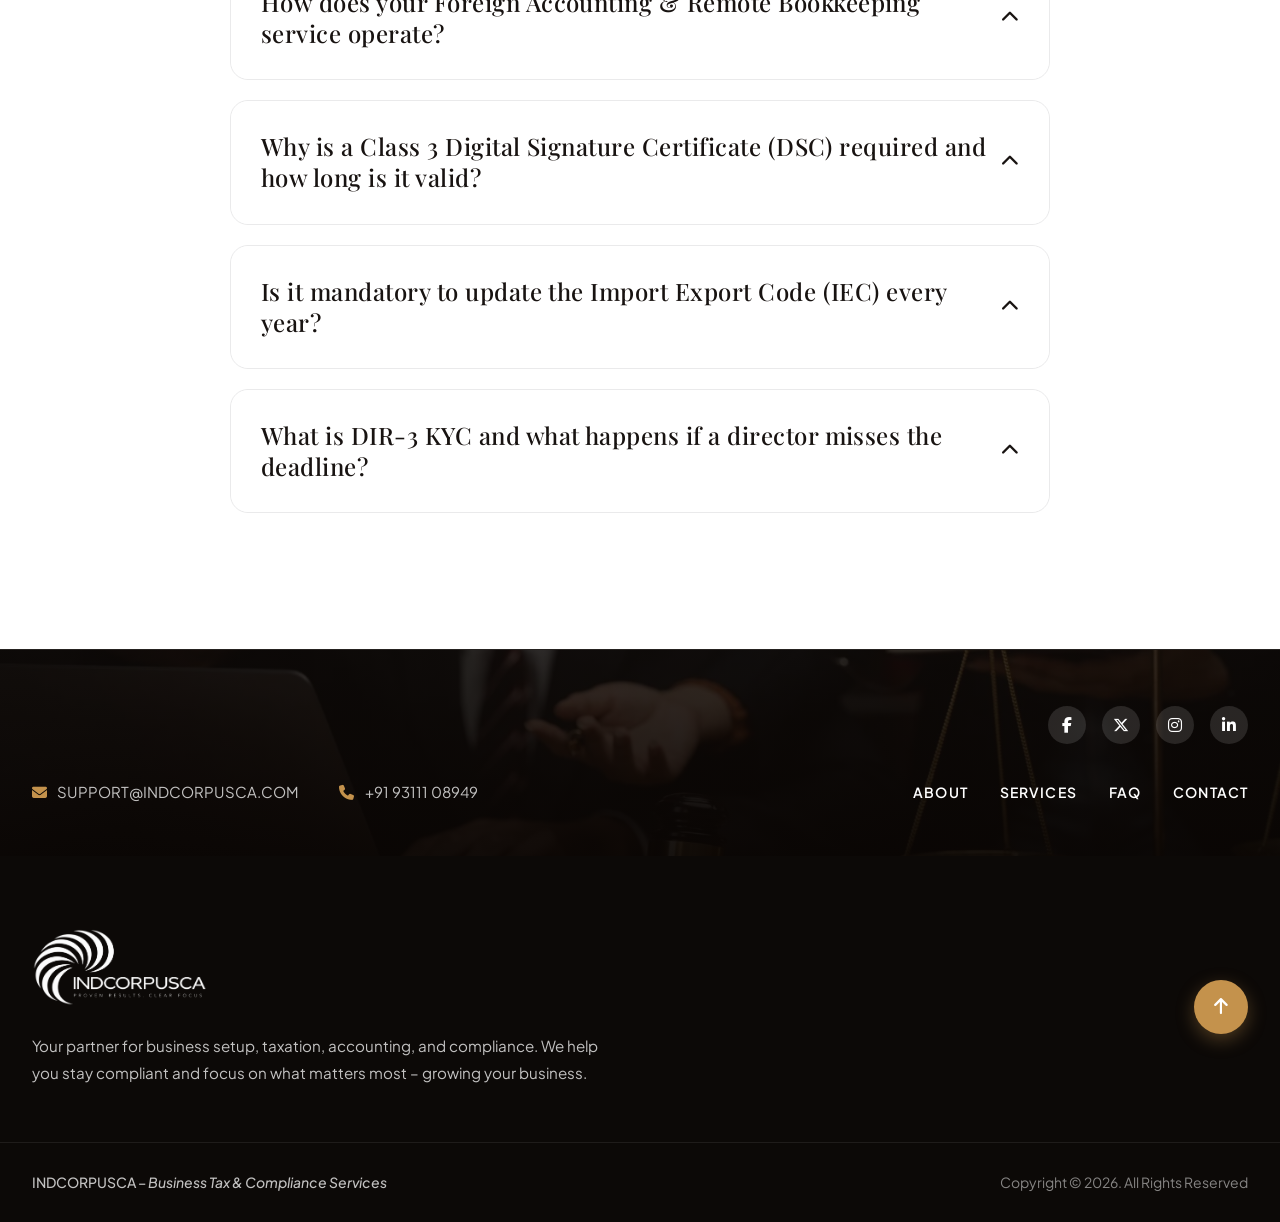
<file: business-compliance.html>
<!DOCTYPE html>
<html lang="en">
<head>
  <meta charset="UTF-8" />
  <meta name="viewport" content="width=device-width, initial-scale=1.0" />
  <title>Business Compliance &amp; Other Services | Foreign Accounting, MSME, DSC &amp; EXIM | INDCORPUSCA</title>
  <meta name="description" content="Comprehensive business and regulatory compliance in India: Foreign Accounting Services, MSME Udyam Registration, DSC &amp; DIN issuance, and EXIM IEC licensing by INDCORPUSCA." />
  <meta name="keywords" content="business compliance services, foreign accounting services, remote bookkeeping, MSME udyam registration online, digital signature certificate class 3 DSC, director identification number DIN application, import export code IEC registration, EXIM trade documentation, MCA secretarial compliance" />
  <link rel="canonical" href="https://indcorpusca.com/business-compliance" />

  <!-- Open Graph / Social Meta -->
  <meta property="og:type" content="website" />
  <meta property="og:title" content="Business Compliance &amp; Other Services | Foreign Accounting, MSME, DSC &amp; EXIM | INDCORPUSCA" />
  <meta property="og:description" content="Professional support for routine business, accounting, registration, and international trade compliance from INDCORPUSCA." />
  <meta property="og:url" content="https://indcorpusca.com/business-compliance" />
  <meta property="og:image" content="images/spacious-boardroom-for-working-meetings.webp" />

  <!-- Schema.org Structured Data -->
  <script type="application/ld+json">
  {
    "@context": "https://schema.org",
    "@type": "FinancialService",
    "name": "Business Compliance & Other Services - INDCORPUSCA",
    "provider": {
      "@type": "ProfessionalService",
      "name": "INDCORPUSCA",
      "url": "https://indcorpusca.com",
      "telephone": "+91 93111 08949",
      "email": "support@indcorpusca.com"
    },
    "description": "Professional assistance for a range of business, accounting, registration, and regulatory requirements including Foreign Accounting, MSME Udyam, DSC/DIN, and EXIM services in India.",
    "areaServed": {
      "@type": "Country",
      "name": "India"
    }
  }
  </script>

  <!-- Favicon -->
  <link rel="icon" type="image/x-icon" href="/favicon/favicon.ico" />
  <link rel="icon" type="image/png" sizes="16x16" href="/favicon/favicon-16x16.png" />
  <link rel="icon" type="image/png" sizes="32x32" href="/favicon/favicon-32x32.png" />
  <link rel="apple-touch-icon" sizes="180x180" href="/favicon/apple-touch-icon.png" />
  <link rel="manifest" href="/favicon/site.webmanifest" />
  <meta name="theme-color" content="#14100d" />

  <!-- Google Fonts: Playfair Display & Plus Jakarta Sans -->
  <link rel="preconnect" href="https://fonts.googleapis.com" />
  <link rel="preconnect" href="https://fonts.gstatic.com" crossorigin />
  <link href="https://fonts.googleapis.com/css2?family=Playfair+Display:ital,wght@0,400;0,500;0,600;0,700;1,400;1,500;1,600&family=Plus+Jakarta+Sans:wght@300;400;500;600;700&display=swap" rel="stylesheet" />

  <!-- FontAwesome for Social and UI Icons -->
  <link rel="stylesheet" href="https://cdnjs.cloudflare.com/ajax/libs/font-awesome/6.5.1/css/all.min.css" />

  <link rel="stylesheet" href="style.css" />
</head>
<body id="top" class="page-service-detail">

  <!-- =========================================================================
       1. HERO BANNER & HEADER ("05 — Other Services")
       ========================================================================= -->
  <section class="service-detail-hero" style="background-image: url('images/spacious-boardroom-for-working-meetings.webp');">
    <div class="service-detail-overlay"></div>

    <!-- Navigation Header -->
    <header class="site-header site-header-services" id="site-header">
      <div class="nav-container">
        <a href="/" class="brand-logo" aria-label="INDCORPUSCA Home">
          <img src="images/indc-logo.webp" alt="INDCORPUSCA Logo" width="152" height="66" />
        </a>

        <nav class="nav-menu" aria-label="Main Navigation">
          <ul class="nav-list">
            <li class="nav-item"><a href="/" class="nav-link">Home</a></li>
            <li class="nav-item"><a href="about-us" class="nav-link">About Us</a></li>
            <li class="nav-item has-dropdown active">
              <a href="services" class="nav-link">
                Services
                <svg class="dropdown-chevron" viewBox="0 0 24 24" width="14" height="14" fill="none" stroke="currentColor" stroke-width="2.5" stroke-linecap="round" stroke-linejoin="round">
                  <polyline points="6 9 12 15 18 9"></polyline>
                </svg>
              </a>
              <ul class="dropdown-menu">
                <li><a href="company-registration">Company Registration</a></li>
                <li><a href="gst-compliance">GST Compliance</a></li>
                <li><a href="income-tax-services">Income Tax Services</a></li>
                <li><a href="tax-litigation">Tax Litigation</a></li>
                <li><a href="business-compliance">Business Compliance</a></li>
              </ul>
            </li>
            <li class="nav-item"><a href="faq" class="nav-link">FAQ</a></li>
            <li class="nav-item"><a href="contact-us" class="nav-link">Contact Us</a></li>
          </ul>
        </nav>

        <button class="mobile-toggle" aria-label="Toggle navigation menu" id="mobileToggle">
          <span></span>
          <span></span>
          <span></span>
        </button>
      </div>
    </header>

    <!-- Hero Content -->
    <div class="container service-detail-hero-content">
      <div class="service-hero-header">
        <span class="tag-heading section-eyebrow eyebrow-gold">05 — Business &amp; Compliance Support</span>
        <h1 class="service-hero-title">
          Business Compliance &amp; <em>Other Services</em>
        </h1>
        <p class="service-hero-lead">
          We provide professional assistance for a wide range of business, accounting, registration, and regulatory requirements, helping clients manage routine compliance, international bookkeeping, and statutory documentation efficiently.
        </p>
        <div class="service-hero-actions">
          <a href="#consultation" class="btn-primary">
            <span>Consult Our Compliance Team</span>
            <i class="fa-solid fa-arrow-right btn-arrow"></i>
          </a>
          <a href="#capabilities" class="btn-primary btn-outline">
            <span>Explore Services</span>
          </a>
        </div>
      </div>
    </div>
  </section>


  <!-- =========================================================================
       2. OVERVIEW SECTION
       ========================================================================= -->
  <section class="about-section" id="overview">
    <div class="container">
      <div class="about-grid">
        <div class="about-image-wrapper">
          <img
            src="images/real-estate-agent-holding-contract-showing-details.webp"
            alt="Business compliance and corporate accounting professionals reviewing statutory documentation"
            class="about-img"
          />
        </div>
        <div class="about-content">
          <span class="tag-heading section-eyebrow">Practical Support</span>
          <h2 class="section-heading-dark">
            Dependable Assistance for <em>Routine Business Operations</em>
          </h2>
          <p class="about-text">
            Managing day-to-day regulatory requirements, digital authentication, international accounting, and cross-border trade demands precision and up-to-date procedural know-how. At INDCORPUSCA, our multidisciplinary team acts as your reliable compliance partner.
          </p>
          <p class="about-text">
            From remote bookkeeping and management reporting for overseas clients to MSME/Udyam registrations, Class 3 DSC issuance, DIN approvals, and Export-Import (EXIM) documentation, we ensure your business remains legally sound, operationally agile, and fully aligned with statutory standards.
          </p>
          <div class="about-cta">
            <a href="contact-us" class="btn-primary">
              <span>Request Service Support</span>
              <i class="fa-solid fa-arrow-right btn-arrow"></i>
            </a>
          </div>
        </div>
      </div>
    </div>
  </section>


  <!-- =========================================================================
       3. CORE COMPLIANCE OFFERINGS
       ========================================================================= -->
  <section class="services-showcase-section" id="capabilities">
    <div class="container">
      <div class="section-header-center">
        <span class="tag-heading section-eyebrow eyebrow-gold">Compliance &amp; Support Solutions</span>
        <h2 class="section-heading-light">Specialized <em>Business &amp; Regulatory</em> Services</h2>
        <p class="section-subtitle-light">
          Dedicated professional support covering foreign bookkeeping, MSME recognition, digital credentials, and international trade operations.
        </p>
      </div>

      <div class="services-grid">
        <!-- Solution 1: Foreign Accounting Services -->
        <div class="service-card service-card-half">
          <div class="service-card-bg" style="background-image: url('images/two-experienced-lawyers-in-formalwear-interacting.webp');"></div>
          <div class="service-card-overlay"></div>
          <div class="service-card-content">
            <h3 class="service-card-title">Foreign Accounting Services</h3>
            <p class="service-card-desc">
              End-to-end accounting support for international businesses, overseas clients, and cross-border entities. Includes bookkeeping, accounts payable/receivable, bank &amp; credit card reconciliations, financial statements, payroll accounting, and remote back-office support.
            </p>
            <a href="contact-us" class="service-circle-btn" aria-label="Consult for Foreign Accounting Services">
              <i class="fa-solid fa-arrow-right"></i>
            </a>
          </div>
        </div>

        <!-- Solution 2: MSME / Udyam Registration -->
        <div class="service-card service-card-half">
          <div class="service-card-bg" style="background-image: url('images/real-estate-agent-holding-contract-showing-details.webp');"></div>
          <div class="service-card-overlay"></div>
          <div class="service-card-content">
            <h3 class="service-card-title">MSME / Udyam Registration</h3>
            <p class="service-card-desc">
              Formal recognition for micro, small, and medium enterprises. We provide eligibility assessment, online documentation guidance, application filing, verification, certificate retrieval, and ongoing updates to help businesses access government schemes and priority benefits.
            </p>
            <a href="contact-us" class="service-circle-btn" aria-label="Consult for MSME Registration">
              <i class="fa-solid fa-arrow-right"></i>
            </a>
          </div>
        </div>

        <!-- Solution 3: Digital Signature Certificate (DSC) -->
        <div class="service-card service-card-half">
          <div class="service-card-bg" style="background-image: url('images/close-up-lawyer-businessman-working-or-reading-law.webp');"></div>
          <div class="service-card-overlay"></div>
          <div class="service-card-content">
            <h3 class="service-card-title">DSC (Digital Signature Certificate) Services</h3>
            <p class="service-card-desc">
              Fast processing of Class 3 Digital Signature Certificates with secure USB cryptographic tokens. We handle new DSC applications, renewals, video KYC verification, token configuration, and registration across MCA, Income Tax, GST, and e-tendering portals.
            </p>
            <a href="contact-us" class="service-circle-btn" aria-label="Consult for DSC Services">
              <i class="fa-solid fa-arrow-right"></i>
            </a>
          </div>
        </div>

        <!-- Solution 4: Director Identification Number (DIN) -->
        <div class="service-card service-card-half">
          <div class="service-card-bg" style="background-image: url('images/young-business-people-meeting-office-teamwork-group.webp');"></div>
          <div class="service-card-overlay"></div>
          <div class="service-card-content">
            <h3 class="service-card-title">Director Identification Number (DIN) Services</h3>
            <p class="service-card-desc">
              Comprehensive assistance with DIN applications for new and proposed directors, annual DIR-3 KYC e-filings, personal detail updates (DIR-6), and compliance support to ensure directors maintain active, penalty-free status with the Ministry of Corporate Affairs.
            </p>
            <a href="contact-us" class="service-circle-btn" aria-label="Consult for DIN Services">
              <i class="fa-solid fa-arrow-right"></i>
            </a>
          </div>
        </div>

        <!-- Solution 5: EXIM Services & IEC Registration -->
        <div class="service-card service-card-half">
          <div class="service-card-bg" style="background-image: url('images/biracial-group-of-attorneys-working-with-documents.webp');"></div>
          <div class="service-card-overlay"></div>
          <div class="service-card-content">
            <h3 class="service-card-title">EXIM Services &amp; Import Export Code (IEC)</h3>
            <p class="service-card-desc">
              Establishing and managing import-export operations with complete regulatory backing: new IEC application, annual DGFT profile modification, export-import trade documentation, custom compliance advisory, and routine cross-border coordination.
            </p>
            <a href="contact-us" class="service-circle-btn" aria-label="Consult for EXIM Services">
              <i class="fa-solid fa-arrow-right"></i>
            </a>
          </div>
        </div>

        <!-- Solution 6: Routine Business & Compliance Support -->
        <div class="service-card service-card-half">
          <div class="service-card-bg" style="background-image: url('images/discussion-of-main-points-of-document.webp');"></div>
          <div class="service-card-overlay"></div>
          <div class="service-card-content">
            <h3 class="service-card-title">Other Business &amp; Statutory Support</h3>
            <p class="service-card-desc">
              Professional assistance with routine statutory requirements, corporate secretarial resolutions, MCA event filings, professional tax registrations, and statutory documentation tailored to the evolving needs of your business.
            </p>
            <a href="contact-us" class="service-circle-btn" aria-label="Consult for Business Compliance Support">
              <i class="fa-solid fa-arrow-right"></i>
            </a>
          </div>
        </div>
      </div>
    </div>
  </section>


  <!-- =========================================================================
       4. PROCESS SECTION ("A Clear Legal Process")
       ========================================================================= -->
  <section class="process-section" id="process">
    <div class="container">
      <div class="process-layout">
        <!-- Left: Intro & Clean FAQ Link -->
        <div class="process-intro">
          <div>
            <span class="section-eyebrow">Our Workflow</span>
            <h2 class="section-heading-dark">A Streamlined <em>Compliance</em> Process</h2>
            <p class="process-lead">
              Whether you require recurring overseas bookkeeping, instant digital signatures, or statutory trade licenses, our workflow ensures speed, accuracy, and continuous compliance.
            </p>
          </div>
          <div class="process-faq-wrapper">
            <h5 class="process-faq-title">Need Guidance?</h5>
            <p class="process-faq-text">
              Explore our <a href="faq" class="process-faq-link">Compliance FAQ</a> or reach out to our team.
            </p>
          </div>
        </div>

        <!-- Right: Numbered Feature List -->
        <div class="feature-list-wrapper">
          <!-- Step 1 -->
          <div class="feature-list-item">
            <span class="connector"></span>
            <div class="icon-wrapper">
              <div class="icon">
                <img src="images/number-1-new.webp" alt="Step 1" width="16" height="16" />
              </div>
            </div>
            <div class="feature-list-content">
              <h3 class="feature-list-title">Requirement Assessment &amp; Scope</h3>
              <p class="feature-list-desc">We examine your exact operational needs—whether foreign accounting parameters, MSME eligibility categories, or trade documentation requirements.</p>
            </div>
          </div>

          <!-- Step 2 -->
          <div class="feature-list-item">
            <span class="connector"></span>
            <div class="icon-wrapper">
              <div class="icon">
                <img src="images/number-2-new.webp" alt="Step 2" width="16" height="16" />
              </div>
            </div>
            <div class="feature-list-content">
              <h3 class="feature-list-title">Document Collection &amp; Verification</h3>
              <p class="feature-list-desc">Systematic verification of KYC credentials, bank authorizations, ledgers, and statutory papers to ensure zero discrepancies prior to submission.</p>
            </div>
          </div>

          <!-- Step 3 -->
          <div class="feature-list-item">
            <span class="connector"></span>
            <div class="icon-wrapper">
              <div class="icon">
                <img src="images/number-3-new.webp" alt="Step 3" width="16" height="16" />
              </div>
            </div>
            <div class="feature-list-content">
              <h3 class="feature-list-title">Filing, Application &amp; Processing</h3>
              <p class="feature-list-desc">Electronic execution through official statutory channels (DGFT, MCA, Udyam, Certifying Authorities) with real-time tracking and liaison.</p>
            </div>
          </div>

          <!-- Step 4 -->
          <div class="feature-list-item">
            <div class="icon-wrapper">
              <div class="icon">
                <img src="images/number-4-new.webp" alt="Step 4" width="16" height="16" />
              </div>
            </div>
            <div class="feature-list-content">
              <h3 class="feature-list-title">Delivery &amp; Routine Monitoring</h3>
              <p class="feature-list-desc">Handover of approved licenses, certificates, or monthly financial reports, accompanied by ongoing renewal notifications and compliance alerts.</p>
            </div>
          </div>
        </div>
      </div>
    </div>
  </section>


  <!-- =========================================================================
       5. KEY STATS SECTION
       ========================================================================= -->
  <section class="home-stats-section" id="stats">
    <div class="container story-container">
      <div class="about-stats-box">
        <!-- Stat 1 -->
        <div class="stat-col">
          <div class="stat-num-row">
            <span class="stat-big-num">10</span>
            <sup class="stat-super">+</sup>
          </div>
          <p class="stat-caption">Countries Supported</p>
        </div>

        <!-- Stat 2 -->
        <div class="stat-col">
          <div class="stat-num-row">
            <span class="stat-big-num">1,500</span>
            <sup class="stat-super">+</sup>
          </div>
          <p class="stat-caption">DSC &amp; DINs Issued</p>
        </div>

        <!-- Stat 3 -->
        <div class="stat-col">
          <div class="stat-num-row">
            <span class="stat-big-num">800</span>
            <sup class="stat-super">+</sup>
          </div>
          <p class="stat-caption">MSME &amp; IEC Registrations</p>
        </div>

        <!-- Stat 4 -->
        <div class="stat-col">
          <div class="stat-num-row">
            <span class="stat-big-num">99</span>
            <sup class="stat-super">%</sup>
          </div>
          <p class="stat-caption">On-Time Filing Rate</p>
        </div>
      </div>
    </div>
  </section>


  <!-- =========================================================================
       6. CLIENTS / PARTNERS LOGO STRIP
       ========================================================================= -->
  <section class="partners-section">
    <div class="container">
      <p class="partners-tagline">Professional Support for Every Stage of Business</p>
      <div class="partners-grid">
        <div class="partner-item">
          <img src="images/Business%20Registration.png" alt="Business Registration Services" width="177" height="72" />
        </div>
        <div class="partner-item">
          <img src="images/GST.png" alt="GST Registration &amp; Compliance" width="177" height="72" />
        </div>
        <div class="partner-item">
          <img src="images/Income%20Tax.png" alt="Income Tax Return &amp; Planning" width="177" height="72" />
        </div>
        <div class="partner-item">
          <img src="images/Accounting.png" alt="Accounting &amp; Bookkeeping Services" width="177" height="72" />
        </div>
        <div class="partner-item">
          <img src="images/Compliance.png" alt="Corporate Compliance &amp; Secretarial" width="177" height="72" />
        </div>
      </div>
    </div>
  </section>


  <!-- =========================================================================
       7. PACKAGES & PRICING FOR BUSINESS COMPLIANCE
       ========================================================================= -->
  <section class="pricing-section" id="pricing">
    <div class="container">
      <div class="section-header-center">
        <span class="tag-heading section-eyebrow eyebrow-gold">Transparent Packages</span>
        <h2 class="section-heading-dark">Compliance &amp; <em>Registrations Pricing</em></h2>
        <p class="section-subtitle-dark">
          Straightforward pricing with complete statutory assistance and zero hidden costs.
        </p>
      </div>

      <div class="pricing-grid">
        <!-- Package 1: Essential Registrations -->
        <div class="pricing-card">
          <div class="pricing-card-header">
            <h3 class="plan-name">Statutory Registrations</h3>
            <div class="plan-price-row">
              <span class="plan-price">₹2,999</span>
              <span class="plan-cycle">/ registration</span>
            </div>
            <p class="plan-subtitle">For businesses needing individual official certifications like MSME Udyam, DSC, DIN, or IEC.</p>
          </div>

          <div class="pricing-divider"></div>

          <ul class="plan-features">
            <li><i class="fa-solid fa-check"></i> <span>MSME / Udyam Registration &amp; Certificate</span></li>
            <li><i class="fa-solid fa-check"></i> <span>Class 3 DSC with Cryptographic Token</span></li>
            <li><i class="fa-solid fa-check"></i> <span>Director Identification Number (DIN) / DIR-3 KYC</span></li>
            <li><i class="fa-solid fa-check"></i> <span>Import Export Code (IEC) Application</span></li>
            <li><i class="fa-solid fa-check"></i> <span>Document Eligibility Assessment</span></li>
            <li><i class="fa-solid fa-check"></i> <span>Portal Linking &amp; Post-Issue Support</span></li>
          </ul>

          <div class="pricing-cta">
            <a href="contact-us" class="btn-plan-dark">
              <span>Choose Registration</span>
            </a>
          </div>
        </div>

        <!-- Package 2: Comprehensive Corporate (Popular) -->
        <div class="pricing-card pricing-card-popular">
          <div class="pricing-card-header">
            <h3 class="plan-name">Business Compliance Suite <span class="plan-badge-inline">Recommended</span></h3>
            <div class="plan-price-row">
              <span class="plan-price">₹14,999</span>
              <span class="plan-cycle">/ year</span>
            </div>
            <p class="plan-subtitle">All-inclusive compliance maintenance covering DIN, DSC, MCA secretarial filings, and trade records.</p>
          </div>

          <div class="pricing-divider"></div>

          <ul class="plan-features">
            <li><i class="fa-solid fa-check"></i> <span>Annual Director KYC (DIR-3 KYC) for Directors</span></li>
            <li><i class="fa-solid fa-check"></i> <span>Annual IEC Profile Update with DGFT</span></li>
            <li><i class="fa-solid fa-check"></i> <span>MSME Udyam Certification &amp; Updates</span></li>
            <li><i class="fa-solid fa-check"></i> <span>2 Class 3 DSC Renewals Included</span></li>
            <li><i class="fa-solid fa-check"></i> <span>Routine Corporate Resolutions &amp; Secretarial Advice</span></li>
            <li><i class="fa-solid fa-check"></i> <span>Dedicated Compliance Relationship Manager</span></li>
          </ul>

          <div class="pricing-cta">
            <a href="contact-us" class="btn-plan-gold">
              <span>Choose Compliance Suite</span>
            </a>
          </div>
        </div>

        <!-- Package 3: Foreign Accounting Retainer -->
        <div class="pricing-card">
          <div class="pricing-card-header">
            <h3 class="plan-name">Foreign Accounting Retainer</h3>
            <div class="plan-price-row">
              <span class="plan-price">₹24,999</span>
              <span class="plan-cycle">/ month starting</span>
            </div>
            <p class="plan-subtitle">Dedicated remote bookkeeping, reconciliations, and reporting for overseas clients and MNC subsidiaries.</p>
          </div>

          <div class="pricing-divider"></div>

          <ul class="plan-features">
            <li><i class="fa-solid fa-check"></i> <span>Full Bookkeeping &amp; General Ledger Maintenance</span></li>
            <li><i class="fa-solid fa-check"></i> <span>Accounts Payable &amp; Accounts Receivable</span></li>
            <li><i class="fa-solid fa-check"></i> <span>Bank &amp; Credit Card Multi-Currency Reconciliations</span></li>
            <li><i class="fa-solid fa-check"></i> <span>Monthly Financial Statements &amp; MIS Reports</span></li>
            <li><i class="fa-solid fa-check"></i> <span>Payroll Accounting &amp; Back-Office Support</span></li>
            <li><i class="fa-solid fa-check"></i> <span>Software Support (QuickBooks, Xero, Zoho, NetSuite)</span></li>
          </ul>

          <div class="pricing-cta">
            <a href="contact-us" class="btn-plan-dark">
              <span>Choose Accounting Retainer</span>
            </a>
          </div>
        </div>
      </div>
    </div>
  </section>


  <!-- =========================================================================
       8. TESTIMONIALS SECTION
       ========================================================================= -->
  <section class="testimonials-section" id="testimonials">
    <div class="container">
      <div class="testimonials-box-layout">
        <!-- Left: Image Column -->
        <div class="testimonials-image-col">
          <div class="testimonials-image-wrap" style="background-image: url('images/business-people-crop.webp');" aria-label="Our Satisfied Clients"></div>
        </div>

        <!-- Right: Testimonial Card Column -->
        <div class="testimonials-card-col">
          <span class="testimonials-eyebrow">Client Feedback</span>

          <!-- Testimonial Slides Container -->
          <div class="testimonials-slides-wrapper">
            <!-- Slide 1 -->
            <div class="testimonial-slide active">
              <p class="testimonial-quote">
                "As a UK-based e-commerce brand, managing accounts and reconciliations across currencies was a constant challenge. INDCORPUSCA's foreign accounting team manages our daily bookkeeping, AP/AR, and month-end MIS in Xero with immaculate precision and timeliness."
              </p>
              <div class="testimonial-footer">
                <div class="testimonial-author">
                  <strong class="author-name">David Richardson</strong>
                  <span class="author-role">Director, British Retail Direct Ltd (London, UK)</span>
                </div>
                <div class="testimonial-controls">
                  <button type="button" class="testimonial-arrow-btn prev-btn" aria-label="Previous Testimonial">
                    <i class="fa-solid fa-chevron-left"></i>
                  </button>
                  <button type="button" class="testimonial-arrow-btn next-btn" aria-label="Next Testimonial">
                    <i class="fa-solid fa-chevron-right"></i>
                  </button>
                </div>
              </div>
            </div>

            <!-- Slide 2 -->
            <div class="testimonial-slide">
              <p class="testimonial-quote">
                "Getting our Import Export Code (IEC) and updating our DGFT profile with export incentive documentation was handled effortlessly by INDCORPUSCA. Their trade compliance team ensures we never run into customs delays."
              </p>
              <div class="testimonial-footer">
                <div class="testimonial-author">
                  <strong class="author-name">Ramesh Kothari</strong>
                  <span class="author-role">Partner, Global Exports &amp; Commodities</span>
                </div>
                <div class="testimonial-controls">
                  <button type="button" class="testimonial-arrow-btn prev-btn" aria-label="Previous Testimonial">
                    <i class="fa-solid fa-chevron-left"></i>
                  </button>
                  <button type="button" class="testimonial-arrow-btn next-btn" aria-label="Next Testimonial">
                    <i class="fa-solid fa-chevron-right"></i>
                  </button>
                </div>
              </div>
            </div>

            <!-- Slide 3 -->
            <div class="testimonial-slide">
              <p class="testimonial-quote">
                "INDCORPUSCA secured our MSME Udyam registration and Class 3 DSC tokens within 24 hours. The MSME certificate enabled our manufacturing unit to secure priority sector bank lending at concessional interest rates without hurdles."
              </p>
              <div class="testimonial-footer">
                <div class="testimonial-author">
                  <strong class="author-name">Prateek Bansal</strong>
                  <span class="author-role">Proprietor, Bansal Polymer Industries</span>
                </div>
                <div class="testimonial-controls">
                  <button type="button" class="testimonial-arrow-btn prev-btn" aria-label="Previous Testimonial">
                    <i class="fa-solid fa-chevron-left"></i>
                  </button>
                  <button type="button" class="testimonial-arrow-btn next-btn" aria-label="Next Testimonial">
                    <i class="fa-solid fa-chevron-right"></i>
                  </button>
                </div>
              </div>
            </div>
          </div>
        </div>
      </div>
    </div>
  </section>


  <!-- =========================================================================
       9. CONSULTATION CTA BANNER
       ========================================================================= -->
  <section class="discuss-section" id="consultation">
    <div class="discuss-overlay"></div>
    <div class="container discuss-container">
      <div class="discuss-content">
        <span class="tag-heading section-eyebrow eyebrow-gold">Ready to Simplify Compliance?</span>
        <h2 class="discuss-title">Keep Your Operations <em>Fully Compliant &amp; Active</em></h2>
        <p class="discuss-lead">
          Connect with our compliance specialists for tailored foreign accounting, MSME recognition, DSC/DIN issuance, or EXIM documentation support.
        </p>
        <a href="contact-us" class="btn-primary">
          <span>Schedule Compliance Consultation</span>
          <i class="fa-solid fa-arrow-right btn-arrow"></i>
        </a>
      </div>
    </div>
  </section>


  <!-- =========================================================================
       10. FREQUENTLY ASKED QUESTIONS
       ========================================================================= -->
  <section class="faq-section" id="faq">
    <div class="container">
      <div class="faq-container-inner">
        <div class="faq-header">
          <span class="tag-heading section-eyebrow">Compliance FAQ</span>
          <h2 class="faq-heading">Answers to Common <em>Business Compliance</em> Questions</h2>
        </div>

        <div class="accordion-list">
          <!-- Accordion 1 (Active) -->
          <div class="accordion-item active">
            <button class="accordion-header" aria-expanded="true">
              <span class="accordion-title">What are the primary benefits of obtaining an MSME / Udyam Registration?</span>
              <span class="accordion-icon"><i class="fa-solid fa-chevron-down"></i></span>
            </button>
            <div class="accordion-body">
              <div class="accordion-content">
                <p>MSME / Udyam registration gives your enterprise formal recognition and provides access to collateral-free bank loans under the CGTMSE scheme, interest rate subsidies, 50% discount on trademark registration fees, protection against delayed payments from buyers under the MSMED Act (mandatory payment within 45 days), and eligibility for government procurement tenders without earnest money deposits.</p>
              </div>
            </div>
          </div>

          <!-- Accordion 2 -->
          <div class="accordion-item">
            <button class="accordion-header" aria-expanded="false">
              <span class="accordion-title">How does your Foreign Accounting &amp; Remote Bookkeeping service operate?</span>
              <span class="accordion-icon"><i class="fa-solid fa-chevron-up"></i></span>
            </button>
            <div class="accordion-body">
              <div class="accordion-content">
                <p>We work seamlessly with modern cloud accounting software such as QuickBooks Online, Xero, Zoho Books, FreshBooks, and NetSuite. Your team provides access to digital statements, receipts, and invoices. Our accountants perform daily or weekly transaction entry, vendor bill processing, receivable management, bank reconciliation, and provide comprehensive monthly financial statements (Balance Sheet, Profit &amp; Loss, Cash Flow) and management reports.</p>
              </div>
            </div>
          </div>

          <!-- Accordion 3 -->
          <div class="accordion-item">
            <button class="accordion-header" aria-expanded="false">
              <span class="accordion-title">Why is a Class 3 Digital Signature Certificate (DSC) required and how long is it valid?</span>
              <span class="accordion-icon"><i class="fa-solid fa-chevron-up"></i></span>
            </button>
            <div class="accordion-body">
              <div class="accordion-content">
                <p>Class 3 DSC is the highest level of cryptographic digital signing in India, legally required for MCA company incorporation, annual ROC filings, Income Tax e-filing, GST returns, EPFO filings, and government e-tenders. It is stored on a FIPS-compliant secure USB hardware token and is typically issued with a validity of 2 or 3 years, after which it can be renewed seamlessly with renewed video KYC.</p>
              </div>
            </div>
          </div>

          <!-- Accordion 4 -->
          <div class="accordion-item">
            <button class="accordion-header" aria-expanded="false">
              <span class="accordion-title">Is it mandatory to update the Import Export Code (IEC) every year?</span>
              <span class="accordion-icon"><i class="fa-solid fa-chevron-up"></i></span>
            </button>
            <div class="accordion-body">
              <div class="accordion-content">
                <p>Yes. As per DGFT trade regulations, all IEC holders must electronically update and validate their IEC details annually between April and June, even if there are no changes in particulars. Failure to update the IEC leads to de-activation of the code on the DGFT customs icegate portal, halting export shipments and import clearances.</p>
              </div>
            </div>
          </div>

          <!-- Accordion 5 -->
          <div class="accordion-item">
            <button class="accordion-header" aria-expanded="false">
              <span class="accordion-title">What is DIR-3 KYC and what happens if a director misses the deadline?</span>
              <span class="accordion-icon"><i class="fa-solid fa-chevron-up"></i></span>
            </button>
            <div class="accordion-body">
              <div class="accordion-content">
                <p>Every individual holding a Director Identification Number (DIN) must file annual DIR-3 KYC (via web-form or e-form) with the MCA by 30th September. If not filed by the deadline, the DIN is marked as 'Deactivated due to non-filing of DIR-3 KYC', disqualifying the director from signing statutory documents, and can only be reactivated upon payment of a ₹5,000 late fee.</p>
              </div>
            </div>
          </div>
        </div>
      </div>
    </div>
  </section>


  <!-- =========================================================================
       11. DUAL-TIER FOOTER SECTION
       ========================================================================= -->
  <footer class="site-footer">
    <div class="footer-hero-strip">
      <div class="footer-hero-overlay"></div>
      <div class="container footer-strip-container">
        <div class="footer-strip-top">
          <div class="footer-strip-socials">
            <a href="#" aria-label="Facebook"><i class="fa-brands fa-facebook-f"></i></a>
            <a href="#" aria-label="Twitter"><i class="fa-brands fa-x-twitter"></i></a>
            <a href="#" aria-label="Instagram"><i class="fa-brands fa-instagram"></i></a>
            <a href="#" aria-label="LinkedIn"><i class="fa-brands fa-linkedin-in"></i></a>
          </div>
        </div>

        <div class="footer-strip-bottom">
          <div class="footer-strip-contacts">
            <div class="contact-pill">
              <i class="fa-solid fa-envelope"></i>
              <span>SUPPORT@INDCORPUSCA.COM</span>
            </div>
            <div class="contact-pill">
              <i class="fa-solid fa-phone"></i>
              <span>+91 93111 08949</span>
            </div>
          </div>

          <div class="footer-strip-nav">
            <a href="about-us">ABOUT</a>
            <a href="services">SERVICES</a>
            <a href="faq">FAQ</a>
            <a href="contact-us">CONTACT</a>
          </div>
        </div>
      </div>
    </div>

    <div class="footer-middle">
      <div class="container footer-middle-container">
        <div class="footer-brand-col">
          <a href="/" class="footer-logo">
            <img src="images/indc-logo.webp" alt="INDCORPUSCA Logo" width="175" height="78" />
          </a>
          <p class="footer-bio">
            Your partner for business setup, taxation, accounting, and compliance. We help you stay compliant and focus on what matters most – growing your business.
          </p>
        </div>

        <div class="footer-back-to-top">
          <a href="#top" class="back-to-top-btn" aria-label="Back to Top">
            <i class="fa-solid fa-arrow-up"></i>
          </a>
        </div>
      </div>
    </div>

    <div class="footer-bottom">
      <div class="container footer-bottom-container">
        <h6 class="copyright-brand">INDCORPUSCA – <em>Business Tax &amp; Compliance Services</em></h6>
        <h6 class="copyright-text">Copyright &copy; 2026. All Rights Reserved</h6>
      </div>
    </div>
  </footer>


  <!-- Interactive JavaScript -->
  <script>
    // Mobile navigation menu toggle
    const mobileToggle = document.getElementById('mobileToggle');
    const navMenu = document.querySelector('.nav-menu');
    if (mobileToggle && navMenu) {
      mobileToggle.addEventListener('click', () => {
        navMenu.classList.toggle('nav-open');
        mobileToggle.classList.toggle('active');
      });
    }

    // Accordion Toggle Logic
    const accordionHeaders = document.querySelectorAll('.accordion-header');
    accordionHeaders.forEach(header => {
      header.addEventListener('click', () => {
        const item = header.parentElement;
        const isActive = item.classList.contains('active');

        document.querySelectorAll('.accordion-item').forEach(el => {
          el.classList.remove('active');
          const h = el.querySelector('.accordion-header');
          if (h) {
            h.setAttribute('aria-expanded', 'false');
            const icon = h.querySelector('.accordion-icon i');
            if (icon) {
              icon.classList.remove('fa-chevron-down');
              icon.classList.add('fa-chevron-up');
            }
          }
        });

        if (!isActive) {
          item.classList.add('active');
          header.setAttribute('aria-expanded', 'true');
          const icon = header.querySelector('.accordion-icon i');
          if (icon) {
            icon.classList.remove('fa-chevron-up');
            icon.classList.add('fa-chevron-down');
          }
        }
      });
    });

    // Testimonials Carousel Logic
    (function initTestimonialsCarousel() {
      const testimonialsSection = document.querySelector('.testimonials-section');
      if (!testimonialsSection) return;

      const slides = testimonialsSection.querySelectorAll('.testimonial-slide');
      if (slides.length <= 1) return;

      let currentIndex = 0;
      slides.forEach((slide, idx) => {
        if (slide.classList.contains('active')) currentIndex = idx;
      });

      function showSlide(index) {
        currentIndex = (index + slides.length) % slides.length;
        slides.forEach((slide, idx) => {
          slide.classList.toggle('active', idx === currentIndex);
        });
      }

      testimonialsSection.addEventListener('click', (e) => {
        const prevBtn = e.target.closest('.prev-btn, #prevTestimonial');
        const nextBtn = e.target.closest('.next-btn, #nextTestimonial');

        if (prevBtn) {
          e.preventDefault();
          showSlide(currentIndex - 1);
        } else if (nextBtn) {
          e.preventDefault();
          showSlide(currentIndex + 1);
        }
      });

      // Keyboard arrow navigation
      testimonialsSection.addEventListener('keydown', (e) => {
        if (e.key === 'ArrowLeft') {
          e.preventDefault();
          showSlide(currentIndex - 1);
        } else if (e.key === 'ArrowRight') {
          e.preventDefault();
          showSlide(currentIndex + 1);
        }
      });

      // Mobile swipe gesture support
      let startX = 0;
      testimonialsSection.addEventListener('touchstart', (e) => {
        if (e.touches && e.touches.length > 0) {
          startX = e.touches[0].clientX;
        }
      }, { passive: true });

      testimonialsSection.addEventListener('touchend', (e) => {
        if (e.changedTouches && e.changedTouches.length > 0) {
          const diffX = startX - e.changedTouches[0].clientX;
          if (Math.abs(diffX) > 40) {
            if (diffX > 0) {
              showSlide(currentIndex + 1);
            } else {
              showSlide(currentIndex - 1);
            }
          }
        }
      }, { passive: true });
    })();
  </script>

  <!-- Offline file:// link support so local preview continues working without a web server -->
  <script>
    if (window.location.protocol === 'file:') {
      document.querySelectorAll('a[href]').forEach(function(a) {
        var h = a.getAttribute('href');
        if (h && !h.startsWith('http') && !h.startsWith('#') && !h.includes('.')) {
          a.setAttribute('href', (h === '/' ? 'index' : h) + '.html');
        }
      });
    }
  </script>
</body>
</html>
</file>
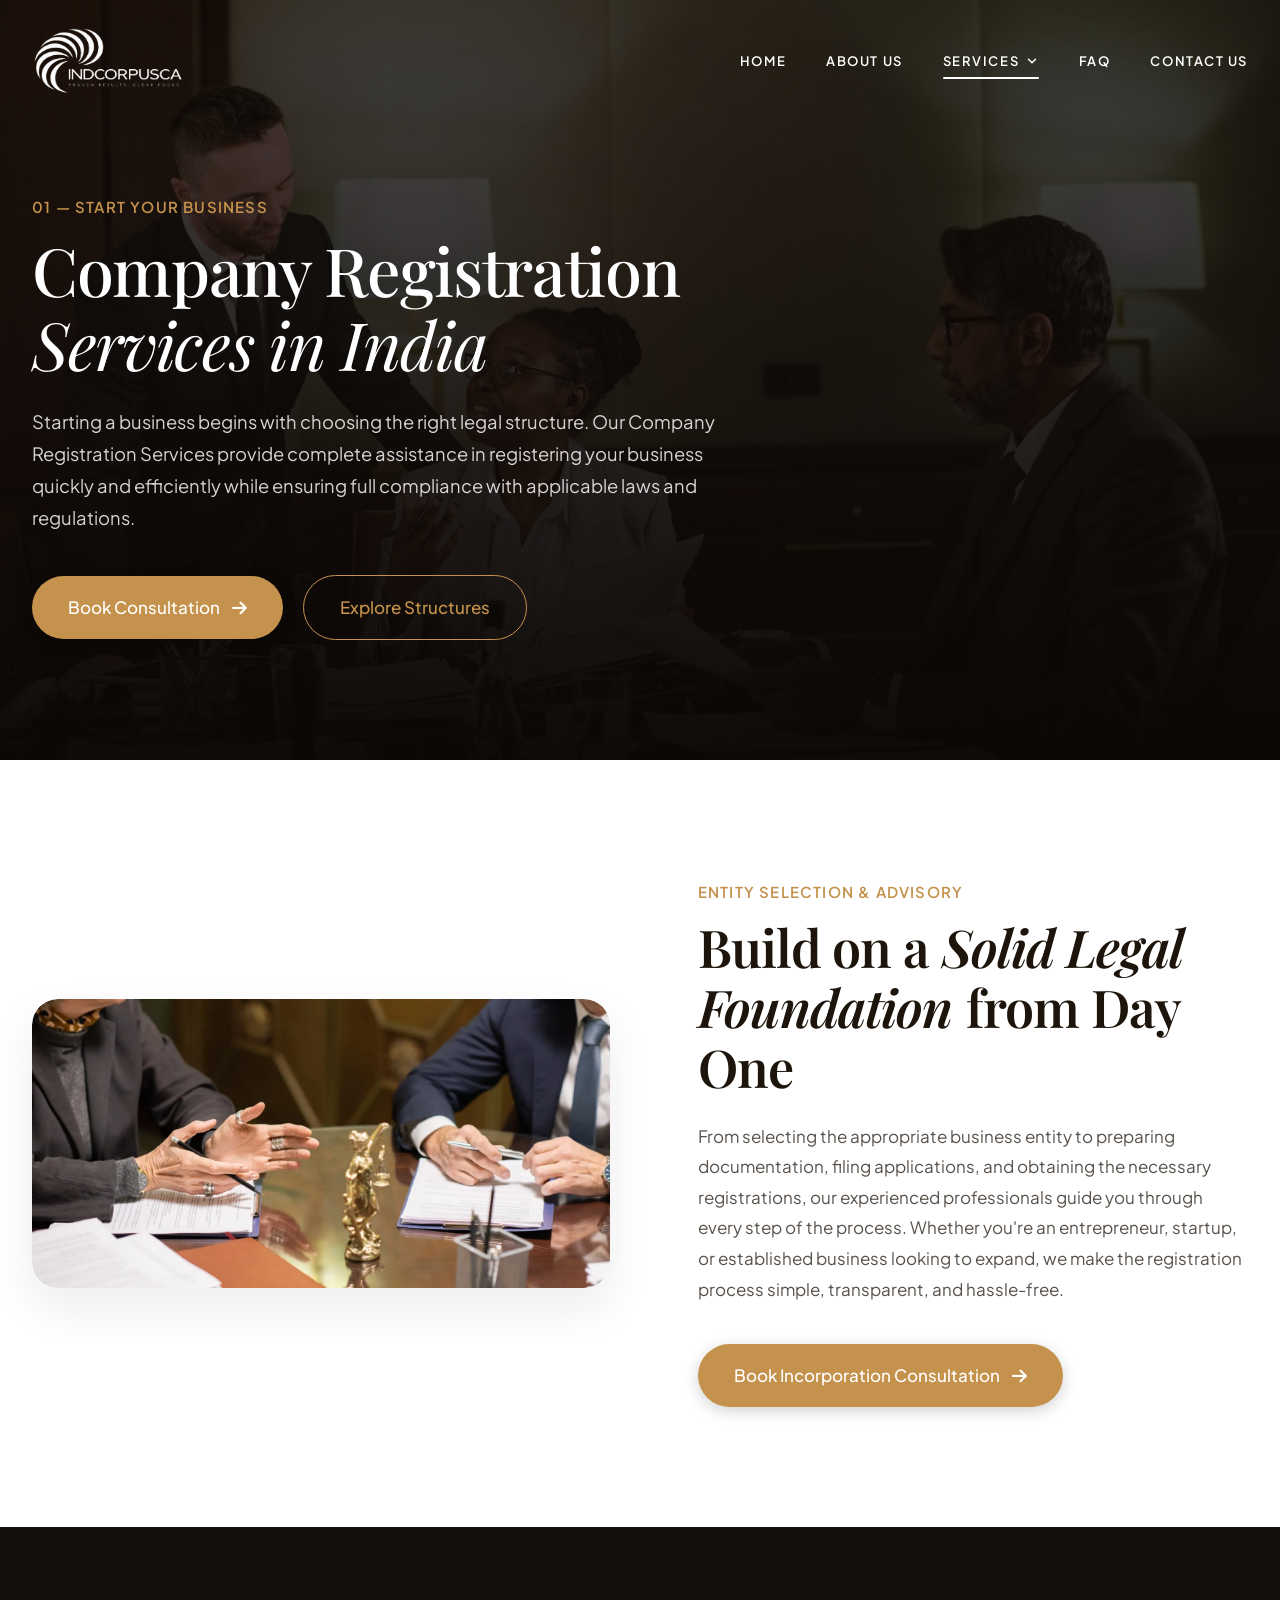
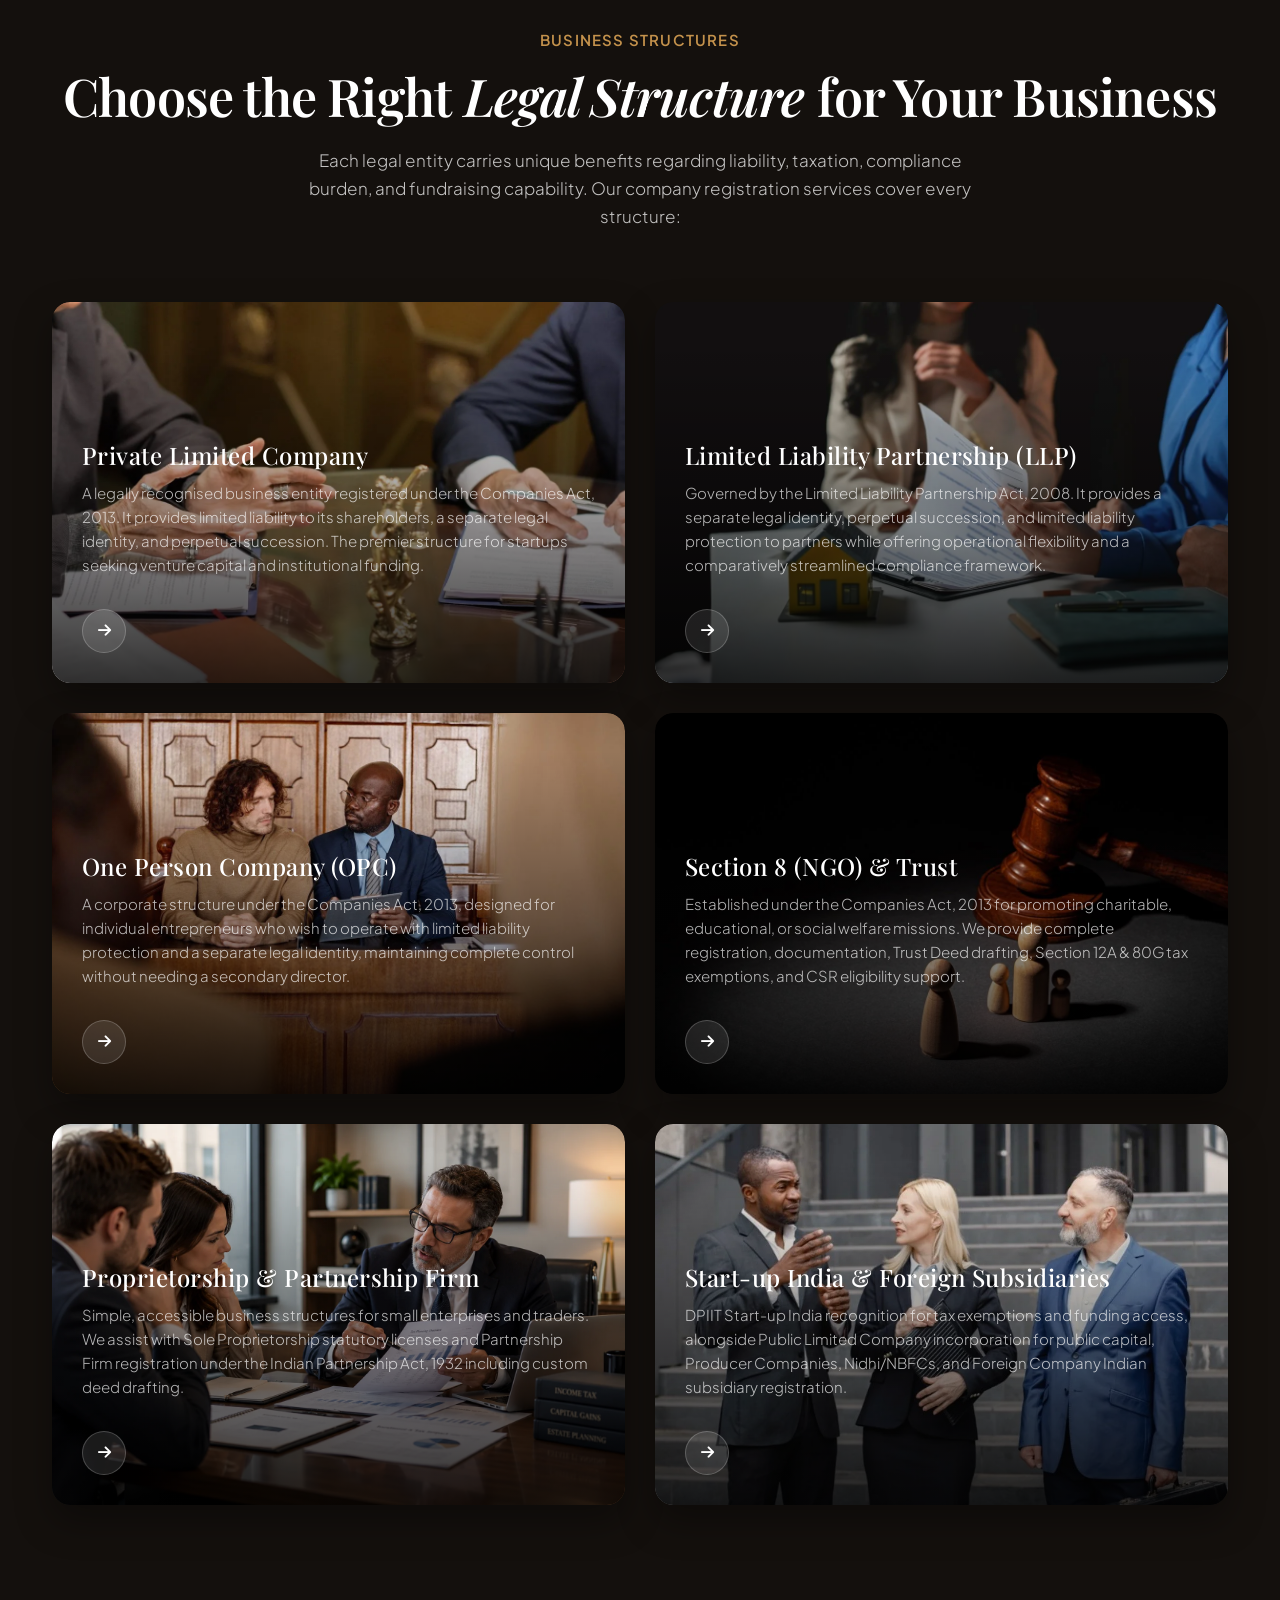
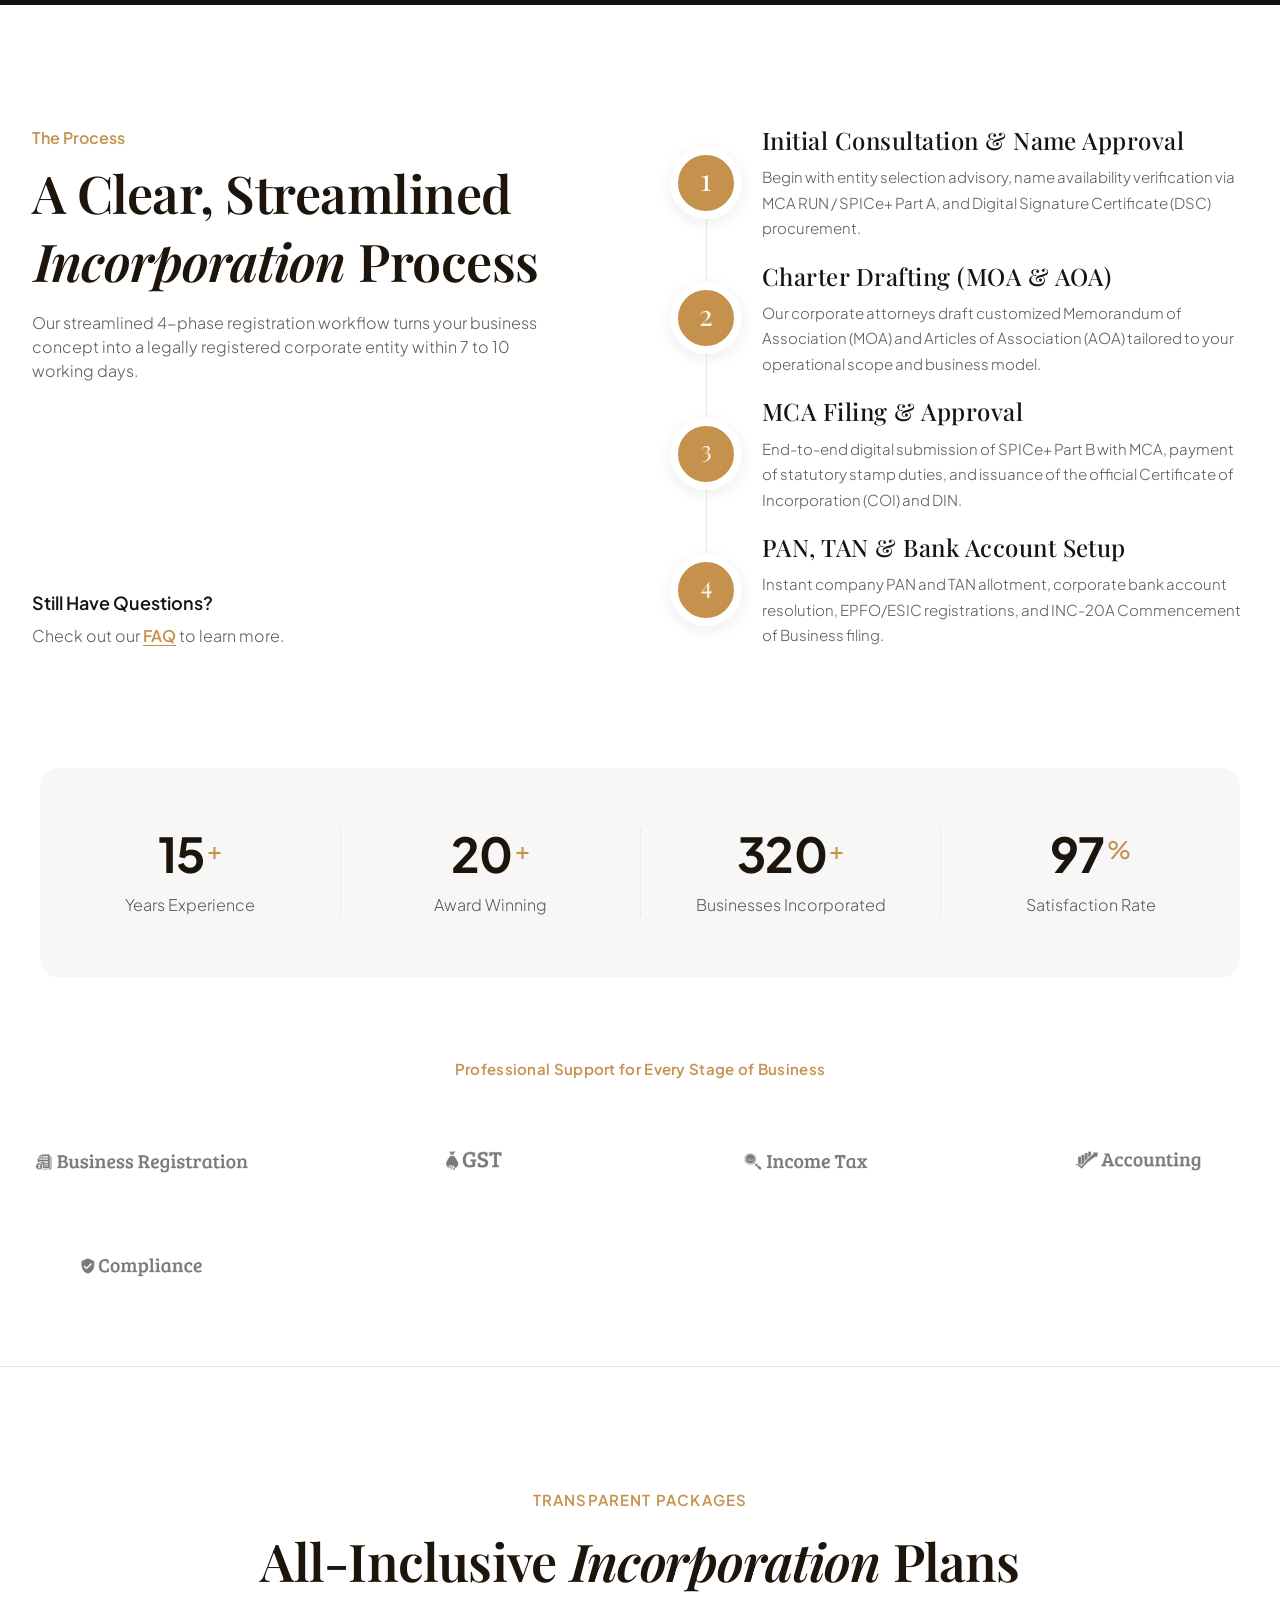
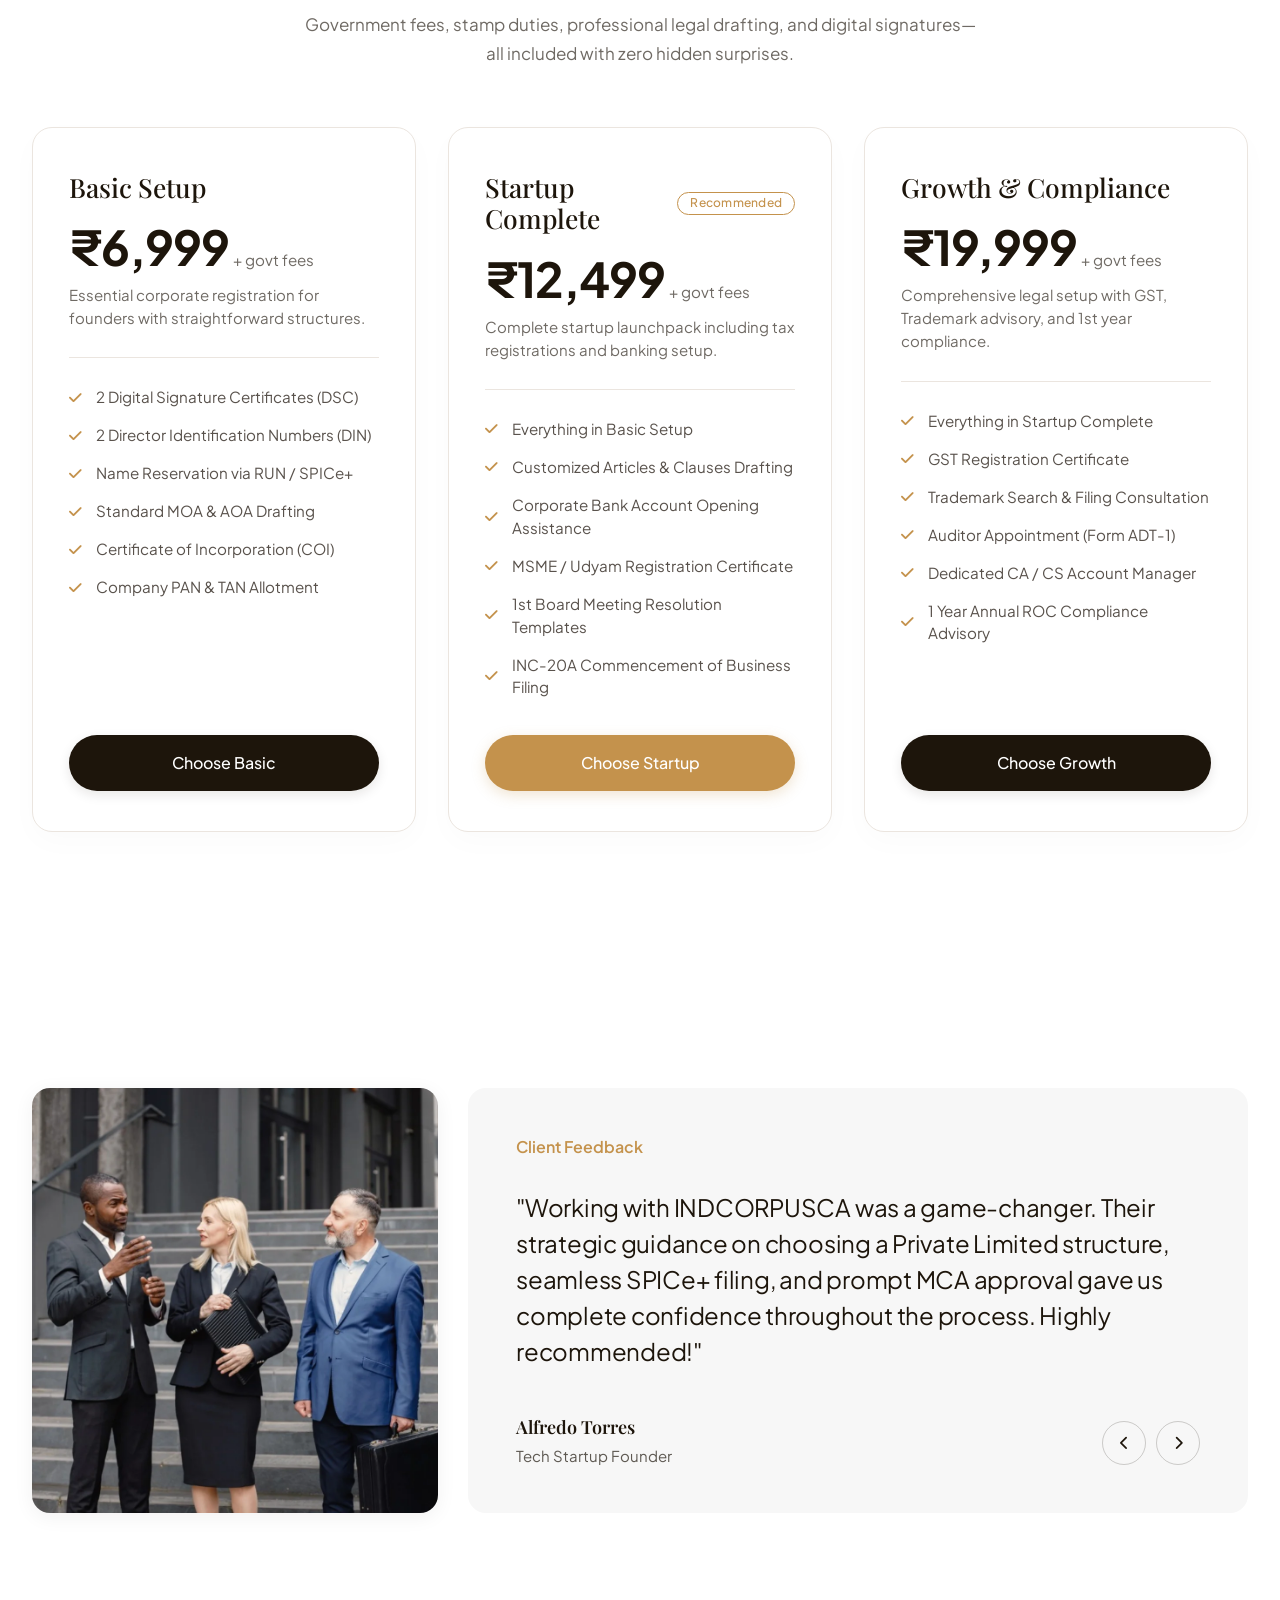
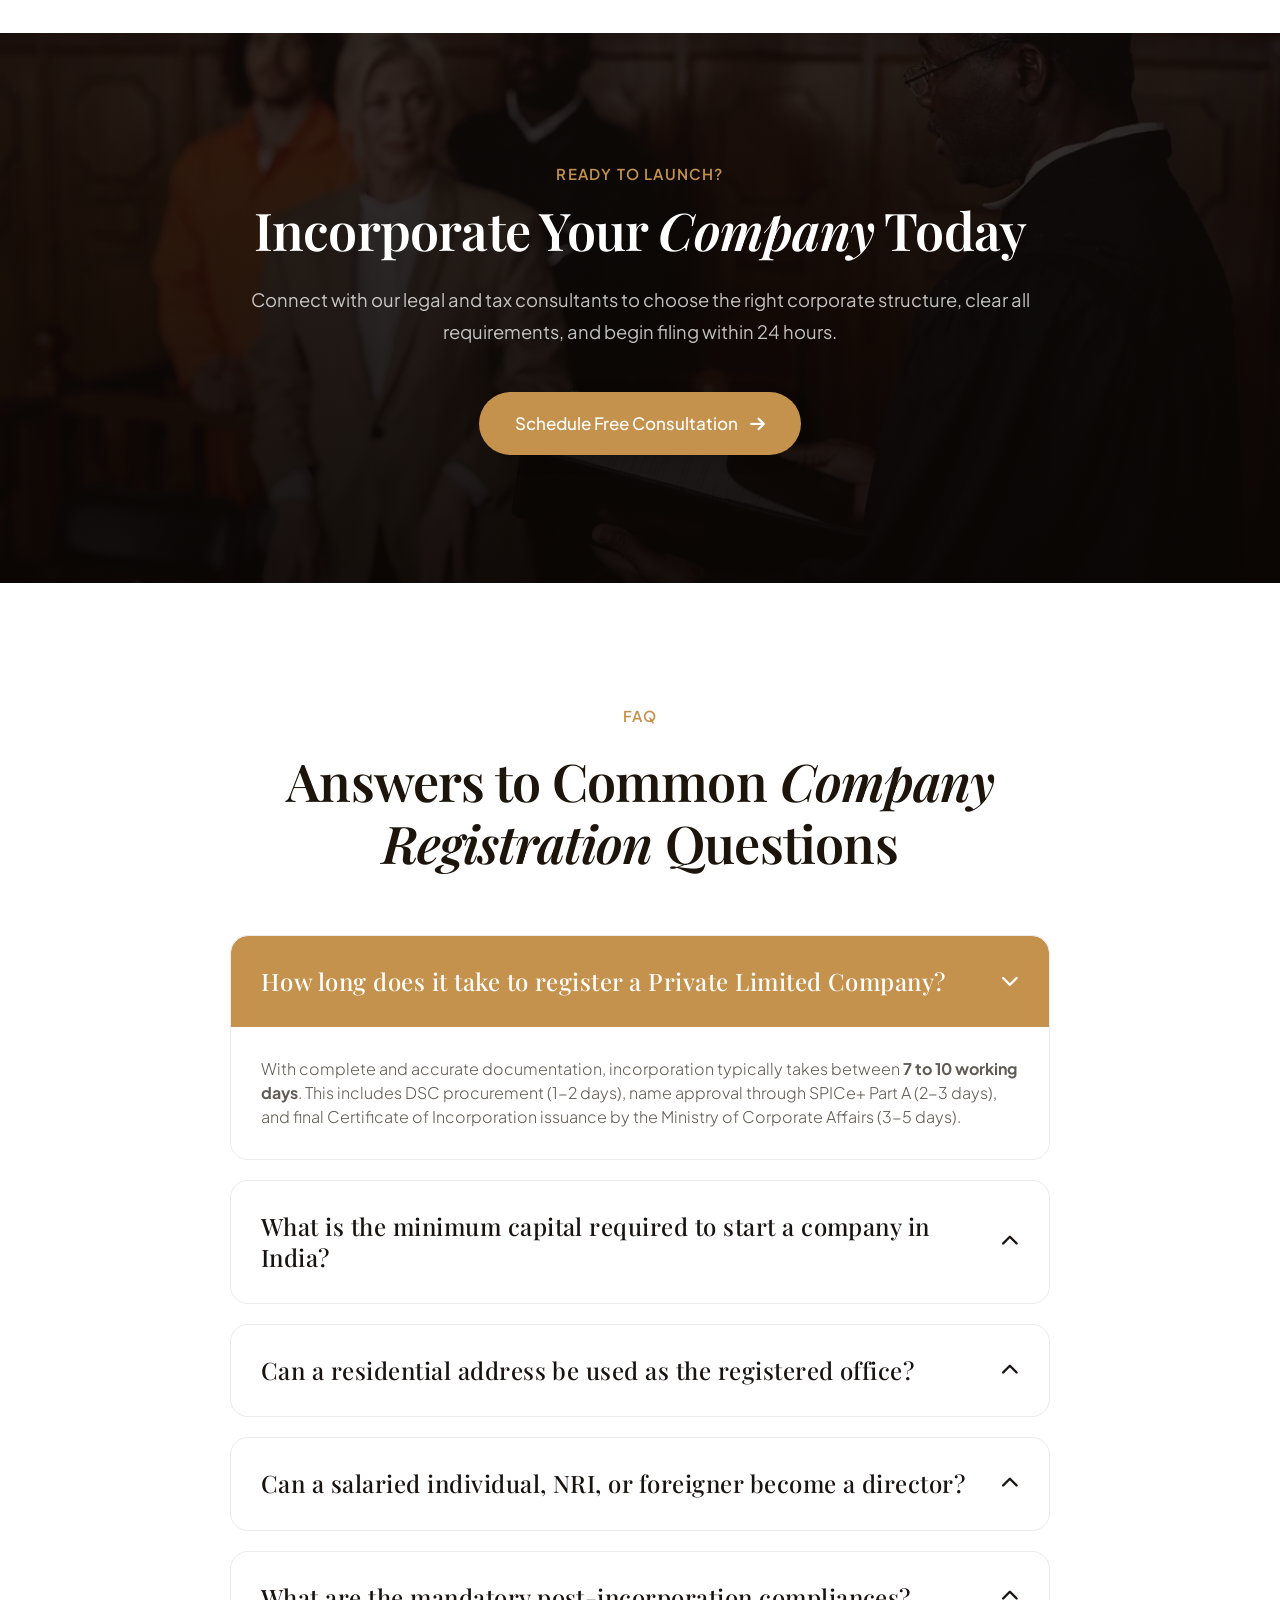
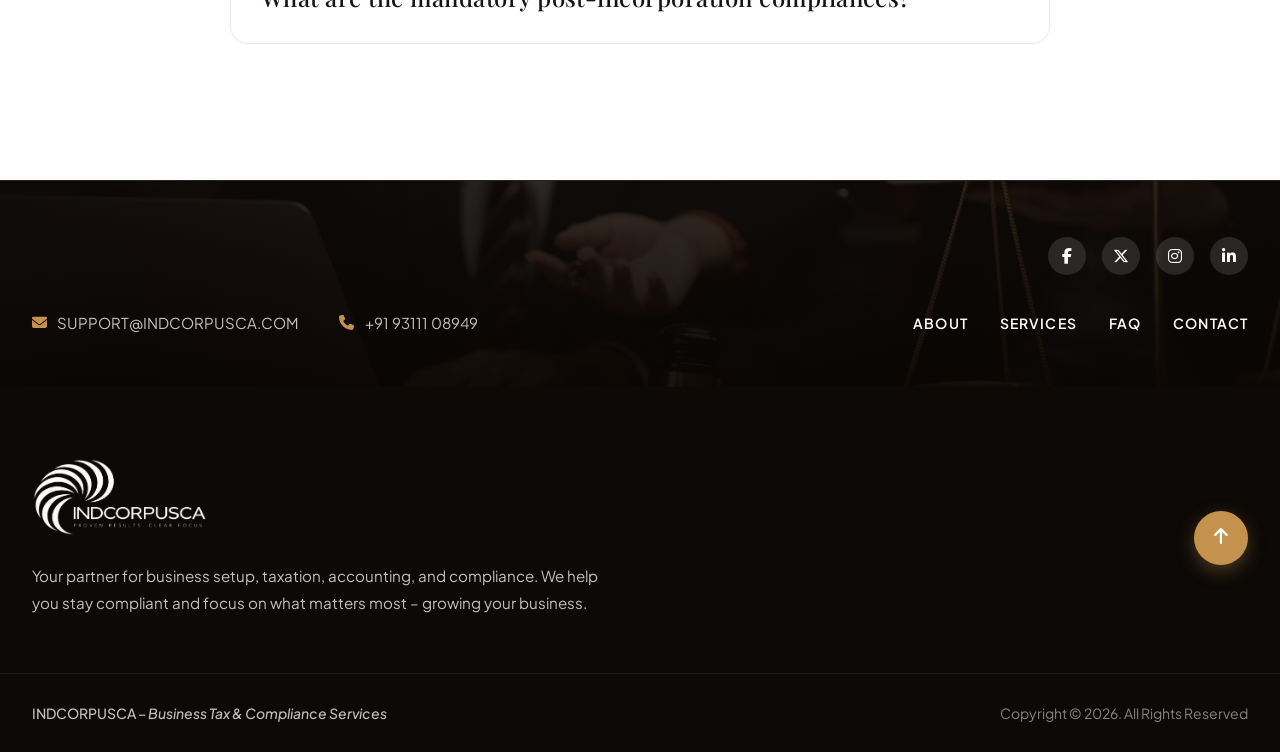
<file: company-registration.html>
<!DOCTYPE html>
<html lang="en">
<head>
  <meta charset="UTF-8" />
  <meta name="viewport" content="width=device-width, initial-scale=1.0" />
  <title>Company Registration in India | Pvt Ltd, LLP, OPC, Section 8 | INDCORPUSCA</title>
  <meta name="description" content="Start your business with INDCORPUSCA. End-to-end company registration in India: Private Limited, LLP, OPC, Section 8, and Startup India with expert legal & CA support." />
  <meta name="keywords" content="company registration in india, private limited company incorporation, LLP registration, one person company opc, section 8 ngo registration, startup india registration, mca spice plus filing, sole proprietorship, partnership firm registration, trust registration" />
  <link rel="canonical" href="https://indcorpusca.com/company-registration" />

  <!-- Open Graph / Social Meta -->
  <meta property="og:type" content="website" />
  <meta property="og:title" content="Company Registration in India | Pvt Ltd, LLP, OPC, Section 8 | INDCORPUSCA" />
  <meta property="og:description" content="Fast, compliant company registration services in India. Incorporate Pvt Ltd, LLP, OPC, Section 8, or Trust with expert CA/CS guidance, DSC/DIN, and MCA compliance." />
  <meta property="og:url" content="https://indcorpusca.com/company-registration" />
  <meta property="og:image" content="images/two-experienced-lawyers-in-formalwear-interacting.webp" />

  <!-- Schema.org Structured Data -->
  <script type="application/ld+json">
  {
    "@context": "https://schema.org",
    "@type": "Service",
    "name": "Company Registration Services",
    "provider": {
      "@type": "ProfessionalService",
      "name": "INDCORPUSCA",
      "url": "https://indcorpusca.com",
      "telephone": "+91 93111 08949",
      "email": "support@indcorpusca.com"
    },
    "description": "Comprehensive company registration and business incorporation services in India including Private Limited, LLP, One Person Company, Section 8 NGO, and Startup India recognition.",
    "areaServed": {
      "@type": "Country",
      "name": "India"
    },
    "hasOfferCatalog": {
      "@type": "OfferCatalog",
      "name": "Company Registration Packages",
      "itemListElement": [
        {
          "@type": "Offer",
          "itemOffered": {
            "@type": "Service",
            "name": "Basic Setup"
          },
          "price": "6999",
          "priceCurrency": "INR"
        },
        {
          "@type": "Offer",
          "itemOffered": {
            "@type": "Service",
            "name": "Startup Complete"
          },
          "price": "12499",
          "priceCurrency": "INR"
        },
        {
          "@type": "Offer",
          "itemOffered": {
            "@type": "Service",
            "name": "Growth & Compliance"
          },
          "price": "19999",
          "priceCurrency": "INR"
        }
      ]
    }
  }
  </script>

  <!-- Favicon -->
  <link rel="icon" type="image/x-icon" href="/favicon/favicon.ico" />
  <link rel="icon" type="image/png" sizes="16x16" href="/favicon/favicon-16x16.png" />
  <link rel="icon" type="image/png" sizes="32x32" href="/favicon/favicon-32x32.png" />
  <link rel="apple-touch-icon" sizes="180x180" href="/favicon/apple-touch-icon.png" />
  <link rel="manifest" href="/favicon/site.webmanifest" />
  <meta name="theme-color" content="#14100d" />

  <!-- Google Fonts: Playfair Display & Plus Jakarta Sans -->
  <link rel="preconnect" href="https://fonts.googleapis.com" />
  <link rel="preconnect" href="https://fonts.gstatic.com" crossorigin />
  <link href="https://fonts.googleapis.com/css2?family=Playfair+Display:ital,wght@0,400;0,500;0,600;0,700;1,400;1,500;1,600&family=Plus+Jakarta+Sans:wght@300;400;500;600;700&display=swap" rel="stylesheet" />

  <!-- FontAwesome for Social and UI Icons -->
  <link rel="stylesheet" href="https://cdnjs.cloudflare.com/ajax/libs/font-awesome/6.5.1/css/all.min.css" />

  <link rel="stylesheet" href="style.css" />
</head>
<body id="top" class="page-service-detail">

  <!-- =========================================================================
       1. HERO BANNER & HEADER ("01 — Start Your Business")
       ========================================================================= -->
  <section class="service-detail-hero" style="background-image: url('images/discussion-of-main-points-of-document.webp');">
    <div class="service-detail-overlay"></div>

    <!-- Navigation Header -->
    <header class="site-header site-header-services" id="site-header">
      <div class="nav-container">
        <a href="/" class="brand-logo" aria-label="INDCORPUSCA Home">
          <img src="images/indc-logo.webp" alt="INDCORPUSCA Business Tax and Compliance Services Logo" width="152" height="66" />
        </a>

        <nav class="nav-menu" aria-label="Main Navigation">
          <ul class="nav-list">
            <li class="nav-item"><a href="/" class="nav-link">Home</a></li>
            <li class="nav-item"><a href="about-us" class="nav-link">About Us</a></li>
            <li class="nav-item has-dropdown active">
              <a href="services" class="nav-link">
                Services
                <svg class="dropdown-chevron" viewBox="0 0 24 24" width="14" height="14" fill="none" stroke="currentColor" stroke-width="2.5" stroke-linecap="round" stroke-linejoin="round">
                  <polyline points="6 9 12 15 18 9"></polyline>
                </svg>
              </a>
              <ul class="dropdown-menu">
                <li><a href="company-registration">Company Registration</a></li>
                <li><a href="gst-compliance">GST Compliance</a></li>
                <li><a href="income-tax-services">Income Tax Services</a></li>
                <li><a href="tax-litigation">Tax Litigation</a></li>
                <li><a href="business-compliance">Business Compliance</a></li>
              </ul>
            </li>
            <li class="nav-item"><a href="faq" class="nav-link">FAQ</a></li>
            <li class="nav-item"><a href="contact-us" class="nav-link">Contact Us</a></li>
          </ul>
        </nav>

        <button class="mobile-toggle" aria-label="Toggle navigation menu" id="mobileToggle">
          <span></span>
          <span></span>
          <span></span>
        </button>
      </div>
    </header>

    <!-- Hero Content -->
    <div class="container service-detail-hero-content">
      <div class="service-hero-header">
        <span class="tag-heading section-eyebrow eyebrow-gold">01 — Start Your Business</span>
        <h1 class="service-hero-title">
          Company Registration <em>Services in India</em>
        </h1>
        <p class="service-hero-lead">
          Starting a business begins with choosing the right legal structure. Our Company Registration Services provide complete assistance in registering your business quickly and efficiently while ensuring full compliance with applicable laws and regulations.
        </p>
        <div class="service-hero-actions">
          <a href="#consultation" class="btn-primary">
            <span>Book Consultation</span>
            <i class="fa-solid fa-arrow-right btn-arrow"></i>
          </a>
          <a href="#capabilities" class="btn-primary btn-outline">
            <span>Explore Structures</span>
          </a>
        </div>
      </div>
    </div>
  </section>


  <!-- =========================================================================
       2. OVERVIEW SECTION
       ========================================================================= -->
  <section class="about-section" id="overview">
    <div class="container">
      <div class="about-grid">
        <div class="about-image-wrapper">
          <img
            src="images/two-experienced-lawyers-in-formalwear-interacting.webp"
            alt="Corporate lawyers and Chartered Accountants advising on business incorporation in India"
            class="about-img"
            width="600"
            height="450"
          />
        </div>
        <div class="about-content">
          <span class="tag-heading section-eyebrow">Entity Selection &amp; Advisory</span>
          <h2 class="section-heading-dark">
            Build on a <em>Solid Legal Foundation</em> from Day One
          </h2>
          <p class="about-text">
            From selecting the appropriate business entity to preparing documentation, filing applications, and obtaining the necessary registrations, our experienced professionals guide you through every step of the process. Whether you're an entrepreneur, startup, or established business looking to expand, we make the registration process simple, transparent, and hassle-free.
          </p>
          <div class="about-cta">
            <a href="contact-us" class="btn-primary">
              <span>Book Incorporation Consultation</span>
              <i class="fa-solid fa-arrow-right btn-arrow"></i>
            </a>
          </div>
        </div>
      </div>
    </div>
  </section>


  <!-- =========================================================================
       3. BUSINESS STRUCTURES COMPARISON
       ========================================================================= -->
  <section class="services-showcase-section" id="capabilities">
    <div class="container">
      <div class="section-header-center">
        <span class="tag-heading section-eyebrow eyebrow-gold">Business Structures</span>
        <h2 class="section-heading-light">Choose the Right <em>Legal Structure</em> for Your Business</h2>
        <p class="section-subtitle-light">
          Each legal entity carries unique benefits regarding liability, taxation, compliance burden, and fundraising capability. Our company registration services cover every structure:
        </p>
      </div>

      <div class="services-grid">
        <!-- Entity 1: Private Limited Company -->
        <div class="service-card service-card-half">
          <div class="service-card-bg" style="background-image: url('images/two-experienced-lawyers-in-formalwear-interacting.webp');"></div>
          <div class="service-card-overlay"></div>
          <div class="service-card-content">
            <h3 class="service-card-title">Private Limited Company</h3>
            <p class="service-card-desc">
              A legally recognised business entity registered under the Companies Act, 2013. It provides limited liability to its shareholders, a separate legal identity, and perpetual succession. The premier structure for startups seeking venture capital and institutional funding.
            </p>
            <a href="contact-us" class="service-circle-btn" aria-label="Incorporate Private Limited Company">
              <i class="fa-solid fa-arrow-right"></i>
            </a>
          </div>
        </div>

        <!-- Entity 2: Limited Liability Partnership -->
        <div class="service-card service-card-half">
          <div class="service-card-bg" style="background-image: url('images/real-estate-agent-holding-contract-showing-details.webp');"></div>
          <div class="service-card-overlay"></div>
          <div class="service-card-content">
            <h3 class="service-card-title">Limited Liability Partnership (LLP)</h3>
            <p class="service-card-desc">
              Governed by the Limited Liability Partnership Act, 2008. It provides a separate legal identity, perpetual succession, and limited liability protection to partners while offering operational flexibility and a comparatively streamlined compliance framework.
            </p>
            <a href="contact-us" class="service-circle-btn" aria-label="Incorporate Limited Liability Partnership">
              <i class="fa-solid fa-arrow-right"></i>
            </a>
          </div>
        </div>

        <!-- Entity 3: One Person Company -->
        <div class="service-card service-card-half">
          <div class="service-card-bg" style="background-image: url('images/young-confident-male-attorney-pointing-at-document.webp');"></div>
          <div class="service-card-overlay"></div>
          <div class="service-card-content">
            <h3 class="service-card-title">One Person Company (OPC)</h3>
            <p class="service-card-desc">
              A corporate structure under the Companies Act, 2013, designed for individual entrepreneurs who wish to operate with limited liability protection and a separate legal identity, maintaining complete control without needing a secondary director.
            </p>
            <a href="contact-us" class="service-circle-btn" aria-label="Incorporate One Person Company">
              <i class="fa-solid fa-arrow-right"></i>
            </a>
          </div>
        </div>

        <!-- Entity 4: Section 8 & Trust Registration -->
        <div class="service-card service-card-half">
          <div class="service-card-bg" style="background-image: url('images/wooden-toy-family-and-judge-mallet-family-divorce.webp');"></div>
          <div class="service-card-overlay"></div>
          <div class="service-card-content">
            <h3 class="service-card-title">Section 8 (NGO) &amp; Trust</h3>
            <p class="service-card-desc">
              Established under the Companies Act, 2013 for promoting charitable, educational, or social welfare missions. We provide complete registration, documentation, Trust Deed drafting, Section 12A &amp; 80G tax exemptions, and CSR eligibility support.
            </p>
            <a href="contact-us" class="service-circle-btn" aria-label="Incorporate Section 8 Company or Trust">
              <i class="fa-solid fa-arrow-right"></i>
            </a>
          </div>
        </div>

        <!-- Entity 5: Sole Proprietorship & Partnership Firm -->
        <div class="service-card service-card-half">
          <div class="service-card-bg" style="background-image: url('images/explaining-contract-points-to-colleague.webp');"></div>
          <div class="service-card-overlay"></div>
          <div class="service-card-content">
            <h3 class="service-card-title">Proprietorship &amp; Partnership Firm</h3>
            <p class="service-card-desc">
              Simple, accessible business structures for small enterprises and traders. We assist with Sole Proprietorship statutory licenses and Partnership Firm registration under the Indian Partnership Act, 1932 including custom deed drafting.
            </p>
            <a href="contact-us" class="service-circle-btn" aria-label="Register Sole Proprietorship or Partnership">
              <i class="fa-solid fa-arrow-right"></i>
            </a>
          </div>
        </div>

        <!-- Entity 6: Startup India, Public Ltd & Foreign Subsidiaries -->
        <div class="service-card service-card-half">
          <div class="service-card-bg" style="background-image: url('images/business-people-standing-and-talk-to-each-other-crop-new.webp');"></div>
          <div class="service-card-overlay"></div>
          <div class="service-card-content">
            <h3 class="service-card-title">Start-up India &amp; Foreign Subsidiaries</h3>
            <p class="service-card-desc">
              DPIIT Start-up India recognition for tax exemptions and funding access, alongside Public Limited Company incorporation for public capital, Producer Companies, Nidhi/NBFCs, and Foreign Company Indian subsidiary registration.
            </p>
            <a href="contact-us" class="service-circle-btn" aria-label="Register for Start-up India or Foreign Company">
              <i class="fa-solid fa-arrow-right"></i>
            </a>
          </div>
        </div>
      </div>
    </div>
  </section>


  <!-- =========================================================================
       4. PROCESS SECTION ("A Clear Legal Process")
       ========================================================================= -->
  <section class="process-section" id="process">
    <div class="container">
      <div class="process-layout">
        <!-- Left: Intro & Clean FAQ Link -->
        <div class="process-intro">
          <div>
            <span class="section-eyebrow">The Process</span>
            <h2 class="section-heading-dark">A Clear, Streamlined <em>Incorporation</em> Process</h2>
            <p class="process-lead">
              Our streamlined 4-phase registration workflow turns your business concept into a legally registered corporate entity within 7 to 10 working days.
            </p>
          </div>
          <div class="process-faq-wrapper">
            <h5 class="process-faq-title">Still Have Questions?</h5>
            <p class="process-faq-text">
              Check out our <a href="faq" class="process-faq-link">FAQ</a> to learn more.
            </p>
          </div>
        </div>

        <!-- Right: Numbered Feature List -->
        <div class="feature-list-wrapper">
          <!-- Step 1 -->
          <div class="feature-list-item">
            <span class="connector"></span>
            <div class="icon-wrapper">
              <div class="icon">
                <img src="images/number-1-new.webp" alt="Step 1" width="16" height="16" />
              </div>
            </div>
            <div class="feature-list-content">
              <h3 class="feature-list-title">Initial Consultation &amp; Name Approval</h3>
              <p class="feature-list-desc">Begin with entity selection advisory, name availability verification via MCA RUN / SPICe+ Part A, and Digital Signature Certificate (DSC) procurement.</p>
            </div>
          </div>

          <!-- Step 2 -->
          <div class="feature-list-item">
            <span class="connector"></span>
            <div class="icon-wrapper">
              <div class="icon">
                <img src="images/number-2-new.webp" alt="Step 2" width="16" height="16" />
              </div>
            </div>
            <div class="feature-list-content">
              <h3 class="feature-list-title">Charter Drafting (MOA &amp; AOA)</h3>
              <p class="feature-list-desc">Our corporate attorneys draft customized Memorandum of Association (MOA) and Articles of Association (AOA) tailored to your operational scope and business model.</p>
            </div>
          </div>

          <!-- Step 3 -->
          <div class="feature-list-item">
            <span class="connector"></span>
            <div class="icon-wrapper">
              <div class="icon">
                <img src="images/number-3-new.webp" alt="Step 3" width="16" height="16" />
              </div>
            </div>
            <div class="feature-list-content">
              <h3 class="feature-list-title">MCA Filing &amp; Approval</h3>
              <p class="feature-list-desc">End-to-end digital submission of SPICe+ Part B with MCA, payment of statutory stamp duties, and issuance of the official Certificate of Incorporation (COI) and DIN.</p>
            </div>
          </div>

          <!-- Step 4 -->
          <div class="feature-list-item">
            <div class="icon-wrapper">
              <div class="icon">
                <img src="images/number-4-new.webp" alt="Step 4" width="16" height="16" />
              </div>
            </div>
            <div class="feature-list-content">
              <h3 class="feature-list-title">PAN, TAN &amp; Bank Account Setup</h3>
              <p class="feature-list-desc">Instant company PAN and TAN allotment, corporate bank account resolution, EPFO/ESIC registrations, and INC-20A Commencement of Business filing.</p>
            </div>
          </div>
        </div>
      </div>
    </div>
  </section>


  <!-- =========================================================================
       5. KEY STATS SECTION
       ========================================================================= -->
  <section class="home-stats-section" id="stats">
    <div class="container story-container">
      <div class="about-stats-box">
        <!-- Stat 1 -->
        <div class="stat-col">
          <div class="stat-num-row">
            <span class="stat-big-num">15</span>
            <sup class="stat-super">+</sup>
          </div>
          <p class="stat-caption">Years Experience</p>
        </div>

        <!-- Stat 2 -->
        <div class="stat-col">
          <div class="stat-num-row">
            <span class="stat-big-num">20</span>
            <sup class="stat-super">+</sup>
          </div>
          <p class="stat-caption">Award Winning</p>
        </div>

        <!-- Stat 3 -->
        <div class="stat-col">
          <div class="stat-num-row">
            <span class="stat-big-num">320</span>
            <sup class="stat-super">+</sup>
          </div>
          <p class="stat-caption">Businesses Incorporated</p>
        </div>

        <!-- Stat 4 -->
        <div class="stat-col">
          <div class="stat-num-row">
            <span class="stat-big-num">97</span>
            <sup class="stat-super">%</sup>
          </div>
          <p class="stat-caption">Satisfaction Rate</p>
        </div>
      </div>
    </div>
  </section>


  <!-- =========================================================================
       6. CLIENTS / PARTNERS LOGO STRIP
       ========================================================================= -->
  <section class="partners-section">
    <div class="container">
      <p class="partners-tagline">Professional Support for Every Stage of Business</p>
      <div class="partners-grid">
        <div class="partner-item">
          <img src="images/Business%20Registration.png" alt="Business Registration Services" width="177" height="72" />
        </div>
        <div class="partner-item">
          <img src="images/GST.png" alt="GST Registration &amp; Compliance" width="177" height="72" />
        </div>
        <div class="partner-item">
          <img src="images/Income%20Tax.png" alt="Income Tax Return &amp; Planning" width="177" height="72" />
        </div>
        <div class="partner-item">
          <img src="images/Accounting.png" alt="Accounting &amp; Bookkeeping Services" width="177" height="72" />
        </div>
        <div class="partner-item">
          <img src="images/Compliance.png" alt="Corporate Compliance &amp; Secretarial" width="177" height="72" />
        </div>
      </div>
    </div>
  </section>


  <!-- =========================================================================
       7. PACKAGES & PRICING FOR COMPANY REGISTRATION
       ========================================================================= -->
  <section class="pricing-section" id="pricing">
    <div class="container">
      <div class="section-header-center">
        <span class="tag-heading section-eyebrow eyebrow-gold">Transparent Packages</span>
        <h2 class="section-heading-dark">All-Inclusive <em>Incorporation</em> Plans</h2>
        <p class="section-subtitle-dark">
          Government fees, stamp duties, professional legal drafting, and digital signatures—all included with zero hidden surprises.
        </p>
      </div>

      <div class="pricing-grid">
        <!-- Package 1: Basic -->
        <div class="pricing-card">
          <div class="pricing-card-header">
            <h3 class="plan-name">Basic Setup</h3>
            <div class="plan-price-row">
              <span class="plan-price">₹6,999</span>
              <span class="plan-cycle">+ govt fees</span>
            </div>
            <p class="plan-subtitle">Essential corporate registration for founders with straightforward structures.</p>
          </div>

          <div class="pricing-divider"></div>

          <ul class="plan-features">
            <li><i class="fa-solid fa-check"></i> <span>2 Digital Signature Certificates (DSC)</span></li>
            <li><i class="fa-solid fa-check"></i> <span>2 Director Identification Numbers (DIN)</span></li>
            <li><i class="fa-solid fa-check"></i> <span>Name Reservation via RUN / SPICe+</span></li>
            <li><i class="fa-solid fa-check"></i> <span>Standard MOA &amp; AOA Drafting</span></li>
            <li><i class="fa-solid fa-check"></i> <span>Certificate of Incorporation (COI)</span></li>
            <li><i class="fa-solid fa-check"></i> <span>Company PAN &amp; TAN Allotment</span></li>
          </ul>

          <div class="pricing-cta">
            <a href="contact-us" class="btn-plan-dark">
              <span>Choose Basic</span>
            </a>
          </div>
        </div>

        <!-- Package 2: Standard Startup (Popular) -->
        <div class="pricing-card pricing-card-popular">
          <div class="pricing-card-header">
            <h3 class="plan-name">Startup Complete <span class="plan-badge-inline">Recommended</span></h3>
            <div class="plan-price-row">
              <span class="plan-price">₹12,499</span>
              <span class="plan-cycle">+ govt fees</span>
            </div>
            <p class="plan-subtitle">Complete startup launchpack including tax registrations and banking setup.</p>
          </div>

          <div class="pricing-divider"></div>

          <ul class="plan-features">
            <li><i class="fa-solid fa-check"></i> <span>Everything in Basic Setup</span></li>
            <li><i class="fa-solid fa-check"></i> <span>Customized Articles &amp; Clauses Drafting</span></li>
            <li><i class="fa-solid fa-check"></i> <span>Corporate Bank Account Opening Assistance</span></li>
            <li><i class="fa-solid fa-check"></i> <span>MSME / Udyam Registration Certificate</span></li>
            <li><i class="fa-solid fa-check"></i> <span>1st Board Meeting Resolution Templates</span></li>
            <li><i class="fa-solid fa-check"></i> <span>INC-20A Commencement of Business Filing</span></li>
          </ul>

          <div class="pricing-cta">
            <a href="contact-us" class="btn-plan-gold">
              <span>Choose Startup</span>
            </a>
          </div>
        </div>

        <!-- Package 3: Premium Growth -->
        <div class="pricing-card">
          <div class="pricing-card-header">
            <h3 class="plan-name">Growth &amp; Compliance</h3>
            <div class="plan-price-row">
              <span class="plan-price">₹19,999</span>
              <span class="plan-cycle">+ govt fees</span>
            </div>
            <p class="plan-subtitle">Comprehensive legal setup with GST, Trademark advisory, and 1st year compliance.</p>
          </div>

          <div class="pricing-divider"></div>

          <ul class="plan-features">
            <li><i class="fa-solid fa-check"></i> <span>Everything in Startup Complete</span></li>
            <li><i class="fa-solid fa-check"></i> <span>GST Registration Certificate</span></li>
            <li><i class="fa-solid fa-check"></i> <span>Trademark Search &amp; Filing Consultation</span></li>
            <li><i class="fa-solid fa-check"></i> <span>Auditor Appointment (Form ADT-1)</span></li>
            <li><i class="fa-solid fa-check"></i> <span>Dedicated CA / CS Account Manager</span></li>
            <li><i class="fa-solid fa-check"></i> <span>1 Year Annual ROC Compliance Advisory</span></li>
          </ul>

          <div class="pricing-cta">
            <a href="contact-us" class="btn-plan-dark">
              <span>Choose Growth</span>
            </a>
          </div>
        </div>
      </div>
    </div>
  </section>


  <!-- =========================================================================
       8. TESTIMONIALS SECTION
       ========================================================================= -->
  <section class="testimonials-section" id="testimonials">
    <div class="container">
      <div class="testimonials-box-layout">
        <!-- Left: Image Column -->
        <div class="testimonials-image-col">
          <div class="testimonials-image-wrap" style="background-image: url('images/business-people-crop.webp');" aria-label="Our Satisfied Clients"></div>
        </div>

        <!-- Right: Testimonial Card Column -->
        <div class="testimonials-card-col">
          <span class="testimonials-eyebrow">Client Feedback</span>

          <!-- Testimonial Slides Container -->
          <div class="testimonials-slides-wrapper">
            <!-- Slide 1 -->
            <div class="testimonial-slide active">
              <p class="testimonial-quote">
                "Working with INDCORPUSCA was a game-changer. Their strategic guidance on choosing a Private Limited structure, seamless SPICe+ filing, and prompt MCA approval gave us complete confidence throughout the process. Highly recommended!"
              </p>
              <div class="testimonial-footer">
                <div class="testimonial-author">
                  <strong class="author-name">Alfredo Torres</strong>
                  <span class="author-role">Tech Startup Founder</span>
                </div>
                <div class="testimonial-controls">
                  <button type="button" class="testimonial-arrow-btn prev-btn" aria-label="Previous Testimonial">
                    <i class="fa-solid fa-chevron-left"></i>
                  </button>
                  <button type="button" class="testimonial-arrow-btn next-btn" aria-label="Next Testimonial">
                    <i class="fa-solid fa-chevron-right"></i>
                  </button>
                </div>
              </div>
            </div>

            <!-- Slide 2 -->
            <div class="testimonial-slide">
              <p class="testimonial-quote">
                "INDCORPUSCA impressed our team with their professionalism and depth of corporate law knowledge. They obtained our Certificate of Incorporation, PAN, TAN, and bank resolution in just 8 working days without any hassle."
              </p>
              <div class="testimonial-footer">
                <div class="testimonial-author">
                  <strong class="author-name">Michael Tran</strong>
                  <span class="author-role">Real Estate Developer</span>
                </div>
                <div class="testimonial-controls">
                  <button type="button" class="testimonial-arrow-btn prev-btn" aria-label="Previous Testimonial">
                    <i class="fa-solid fa-chevron-left"></i>
                  </button>
                  <button type="button" class="testimonial-arrow-btn next-btn" aria-label="Next Testimonial">
                    <i class="fa-solid fa-chevron-right"></i>
                  </button>
                </div>
              </div>
            </div>

            <!-- Slide 3 -->
            <div class="testimonial-slide">
              <p class="testimonial-quote">
                "The team at INDCORPUSCA was thoughtful, strategic, and always prepared. They guided us through LLP registration and drafted an airtight partnership deed tailored to our consulting business. Truly top-tier service."
              </p>
              <div class="testimonial-footer">
                <div class="testimonial-author">
                  <strong class="author-name">Avery Chen</strong>
                  <span class="author-role">Agency Founder</span>
                </div>
                <div class="testimonial-controls">
                  <button type="button" class="testimonial-arrow-btn prev-btn" aria-label="Previous Testimonial">
                    <i class="fa-solid fa-chevron-left"></i>
                  </button>
                  <button type="button" class="testimonial-arrow-btn next-btn" aria-label="Next Testimonial">
                    <i class="fa-solid fa-chevron-right"></i>
                  </button>
                </div>
              </div>
            </div>

            <!-- Slide 4 -->
            <div class="testimonial-slide">
              <p class="testimonial-quote">
                "I appreciated how INDCORPUSCA combined regulatory mastery with genuine care. They registered our Section 8 non-profit company and assisted with 12A and 80G tax exemptions seamlessly. Their support made a real difference."
              </p>
              <div class="testimonial-footer">
                <div class="testimonial-author">
                  <strong class="author-name">Nadia Brooks</strong>
                  <span class="author-role">Non-Profit Director</span>
                </div>
                <div class="testimonial-controls">
                  <button type="button" class="testimonial-arrow-btn prev-btn" aria-label="Previous Testimonial">
                    <i class="fa-solid fa-chevron-left"></i>
                  </button>
                  <button type="button" class="testimonial-arrow-btn next-btn" aria-label="Next Testimonial">
                    <i class="fa-solid fa-chevron-right"></i>
                  </button>
                </div>
              </div>
            </div>
          </div>
        </div>
      </div>
    </div>
  </section>


  <!-- =========================================================================
       9. CONSULTATION CTA BANNER
       ========================================================================= -->
  <section class="discuss-section" id="consultation">
    <div class="discuss-overlay"></div>
    <div class="container discuss-container">
      <div class="discuss-content">
        <span class="tag-heading section-eyebrow eyebrow-gold">Ready to Launch?</span>
        <h2 class="discuss-title">Incorporate Your <em>Company</em> Today</h2>
        <p class="discuss-lead">
          Connect with our legal and tax consultants to choose the right corporate structure, clear all requirements, and begin filing within 24 hours.
        </p>
        <a href="contact-us" class="btn-primary">
          <span>Schedule Free Consultation</span>
          <i class="fa-solid fa-arrow-right btn-arrow"></i>
        </a>
      </div>
    </div>
  </section>


  <!-- =========================================================================
       10. FREQUENTLY ASKED QUESTIONS
       ========================================================================= -->
  <section class="faq-section" id="faq">
    <div class="container">
      <div class="faq-container-inner">
        <div class="faq-header">
          <span class="tag-heading section-eyebrow">FAQ</span>
          <h2 class="faq-heading">Answers to Common <em>Company Registration</em> Questions</h2>
        </div>

        <div class="accordion-list">
          <!-- Accordion 1 (Active) -->
          <div class="accordion-item active">
            <button class="accordion-header" aria-expanded="true">
              <span class="accordion-title">How long does it take to register a Private Limited Company?</span>
              <span class="accordion-icon"><i class="fa-solid fa-chevron-down"></i></span>
            </button>
            <div class="accordion-body">
              <div class="accordion-content">
                <p>With complete and accurate documentation, incorporation typically takes between <strong>7 to 10 working days</strong>. This includes DSC procurement (1-2 days), name approval through SPICe+ Part A (2-3 days), and final Certificate of Incorporation issuance by the Ministry of Corporate Affairs (3-5 days).</p>
              </div>
            </div>
          </div>

          <!-- Accordion 2 -->
          <div class="accordion-item">
            <button class="accordion-header" aria-expanded="false">
              <span class="accordion-title">What is the minimum capital required to start a company in India?</span>
              <span class="accordion-icon"><i class="fa-solid fa-chevron-up"></i></span>
            </button>
            <div class="accordion-body">
              <div class="accordion-content">
                <p>The Companies Act does not mandate a minimum paid-up capital requirement to register a Private Limited company. You can legally start with an authorized and paid-up capital as low as ₹10,000 to ₹1,00,000 depending on your operational preferences.</p>
              </div>
            </div>
          </div>

          <!-- Accordion 3 -->
          <div class="accordion-item">
            <button class="accordion-header" aria-expanded="false">
              <span class="accordion-title">Can a residential address be used as the registered office?</span>
              <span class="accordion-icon"><i class="fa-solid fa-chevron-up"></i></span>
            </button>
            <div class="accordion-body">
              <div class="accordion-content">
                <p>Yes. The Ministry of Corporate Affairs allows a residential address (whether rented or owned by a founder) to be registered as the official corporate office, provided you submit an electricity bill, rent agreement (if applicable), and an NOC from the property owner.</p>
              </div>
            </div>
          </div>

          <!-- Accordion 4 -->
          <div class="accordion-item">
            <button class="accordion-header" aria-expanded="false">
              <span class="accordion-title">Can a salaried individual, NRI, or foreigner become a director?</span>
              <span class="accordion-icon"><i class="fa-solid fa-chevron-up"></i></span>
            </button>
            <div class="accordion-body">
              <div class="accordion-content">
                <p>A salaried employee can become a shareholder in any company, but whether they can hold a directorship depends on their employment agreement. Non-Resident Indians (NRIs) and foreign nationals can freely become directors and shareholders, provided at least one director is an Indian resident.</p>
              </div>
            </div>
          </div>

          <!-- Accordion 5 -->
          <div class="accordion-item">
            <button class="accordion-header" aria-expanded="false">
              <span class="accordion-title">What are the mandatory post-incorporation compliances?</span>
              <span class="accordion-icon"><i class="fa-solid fa-chevron-up"></i></span>
            </button>
            <div class="accordion-body">
              <div class="accordion-content">
                <p>Key initial compliances include opening a corporate bank account, depositing share subscription capital, issuing share certificates within 60 days, appointing statutory auditors (Form ADT-1 within 30 days), and filing the Declaration of Commencement of Business (Form INC-20A within 180 days).</p>
              </div>
            </div>
          </div>
        </div>
      </div>
    </div>
  </section>


  <!-- =========================================================================
       11. DUAL-TIER FOOTER SECTION
       ========================================================================= -->
  <footer class="site-footer">
    <!-- Top Footer Hero/Banner Strip with Image Background -->
    <div class="footer-hero-strip">
      <div class="footer-hero-overlay"></div>
      <div class="container footer-strip-container">
        <!-- Top Social Icons -->
        <div class="footer-strip-top">
          <div class="footer-strip-socials">
            <a href="#" aria-label="Facebook"><i class="fa-brands fa-facebook-f"></i></a>
            <a href="#" aria-label="Twitter"><i class="fa-brands fa-x-twitter"></i></a>
            <a href="#" aria-label="Instagram"><i class="fa-brands fa-instagram"></i></a>
            <a href="#" aria-label="LinkedIn"><i class="fa-brands fa-linkedin-in"></i></a>
          </div>
        </div>

        <!-- Bottom Contact Pills & Quick Links -->
        <div class="footer-strip-bottom">
          <div class="footer-strip-contacts">
            <div class="contact-pill">
              <i class="fa-solid fa-envelope"></i>
              <span>SUPPORT@INDCORPUSCA.COM</span>
            </div>
            <div class="contact-pill">
              <i class="fa-solid fa-phone"></i>
              <span>+91 93111 08949</span>
            </div>
          </div>

          <div class="footer-strip-nav">
            <a href="about-us">ABOUT</a>
            <a href="services">SERVICES</a>
            <a href="faq">FAQ</a>
            <a href="contact-us">CONTACT</a>
          </div>
        </div>
      </div>
    </div>

    <!-- Main Footer Body -->
    <div class="footer-middle">
      <div class="container footer-middle-container">
        <div class="footer-brand-col">
          <a href="/" class="footer-logo">
            <img src="images/indc-logo.webp" alt="INDCORPUSCA Business Tax and Compliance Services Logo" width="175" height="78" />
          </a>
          <p class="footer-bio">
            Your partner for business setup, taxation, accounting, and compliance. We help you stay compliant and focus on what matters most – growing your business.
          </p>
        </div>

        <div class="footer-back-to-top">
          <a href="#top" class="back-to-top-btn" aria-label="Back to Top">
            <i class="fa-solid fa-arrow-up"></i>
          </a>
        </div>
      </div>
    </div>

    <!-- Bottom Copyright Bar -->
    <div class="footer-bottom">
      <div class="container footer-bottom-container">
        <h6 class="copyright-brand">INDCORPUSCA – <em>Business Tax &amp; Compliance Services</em></h6>
        <h6 class="copyright-text">Copyright &copy; 2026. All Rights Reserved</h6>
      </div>
    </div>
  </footer>


  <!-- Interactive JavaScript -->
  <script>
    // Mobile navigation menu toggle
    const mobileToggle = document.getElementById('mobileToggle');
    const navMenu = document.querySelector('.nav-menu');

    if (mobileToggle && navMenu) {
      mobileToggle.addEventListener('click', () => {
        mobileToggle.classList.toggle('active');
        navMenu.classList.toggle('active');
      });
    }

    // Header scroll background effect
    const header = document.getElementById('site-header');
    if (header) {
      window.addEventListener('scroll', () => {
        if (window.scrollY > 40) {
          header.classList.add('scrolled');
        } else {
          header.classList.remove('scrolled');
        }
      });
    }

    // FAQ Accordion functionality
    const accordionHeaders = document.querySelectorAll('.accordion-header');

    accordionHeaders.forEach(header => {
      header.addEventListener('click', () => {
        const item = header.parentElement;
        const isActive = item.classList.contains('active');

        // Close all accordion items
        document.querySelectorAll('.accordion-item').forEach(accItem => {
          accItem.classList.remove('active');
          const btn = accItem.querySelector('.accordion-header');
          if (btn) btn.setAttribute('aria-expanded', 'false');
          const icon = accItem.querySelector('.accordion-icon i');
          if (icon) {
            icon.classList.remove('fa-chevron-up');
            icon.classList.add('fa-chevron-down');
          }
        });

        // Toggle clicked accordion item
        if (!isActive) {
          item.classList.add('active');
          header.setAttribute('aria-expanded', 'true');
          const icon = header.querySelector('.accordion-icon i');
          if (icon) {
            icon.classList.remove('fa-chevron-down');
            icon.classList.add('fa-chevron-up');
          }
        }
      });
    });

    // Testimonials Carousel Logic
    (function initTestimonialsCarousel() {
      const testimonialsSection = document.querySelector('.testimonials-section');
      if (!testimonialsSection) return;

      const slides = testimonialsSection.querySelectorAll('.testimonial-slide');
      if (slides.length <= 1) return;

      let currentIndex = 0;
      slides.forEach((slide, idx) => {
        if (slide.classList.contains('active')) currentIndex = idx;
      });

      function showSlide(index) {
        currentIndex = (index + slides.length) % slides.length;
        slides.forEach((slide, idx) => {
          slide.classList.toggle('active', idx === currentIndex);
        });
      }

      testimonialsSection.addEventListener('click', (e) => {
        const prevBtn = e.target.closest('.prev-btn, #prevTestimonial');
        const nextBtn = e.target.closest('.next-btn, #nextTestimonial');

        if (prevBtn) {
          e.preventDefault();
          showSlide(currentIndex - 1);
        } else if (nextBtn) {
          e.preventDefault();
          showSlide(currentIndex + 1);
        }
      });

      // Keyboard arrow navigation
      testimonialsSection.addEventListener('keydown', (e) => {
        if (e.key === 'ArrowLeft') {
          e.preventDefault();
          showSlide(currentIndex - 1);
        } else if (e.key === 'ArrowRight') {
          e.preventDefault();
          showSlide(currentIndex + 1);
        }
      });

      // Mobile swipe gesture support
      let startX = 0;
      testimonialsSection.addEventListener('touchstart', (e) => {
        if (e.touches && e.touches.length > 0) {
          startX = e.touches[0].clientX;
        }
      }, { passive: true });

      testimonialsSection.addEventListener('touchend', (e) => {
        if (e.changedTouches && e.changedTouches.length > 0) {
          const diffX = startX - e.changedTouches[0].clientX;
          if (Math.abs(diffX) > 40) {
            if (diffX > 0) {
              showSlide(currentIndex + 1);
            } else {
              showSlide(currentIndex - 1);
            }
          }
        }
      }, { passive: true });
    })();
  </script>

  <!-- Offline file:// link support so local preview continues working without a web server -->
  <script>
    if (window.location.protocol === 'file:') {
      document.querySelectorAll('a[href]').forEach(function(a) {
        var h = a.getAttribute('href');
        if (h && !h.startsWith('http') && !h.startsWith('#') && !h.includes('.')) {
          a.setAttribute('href', (h === '/' ? 'index' : h) + '.html');
        }
      });
    }
  </script>
</body>
</html>
</file>
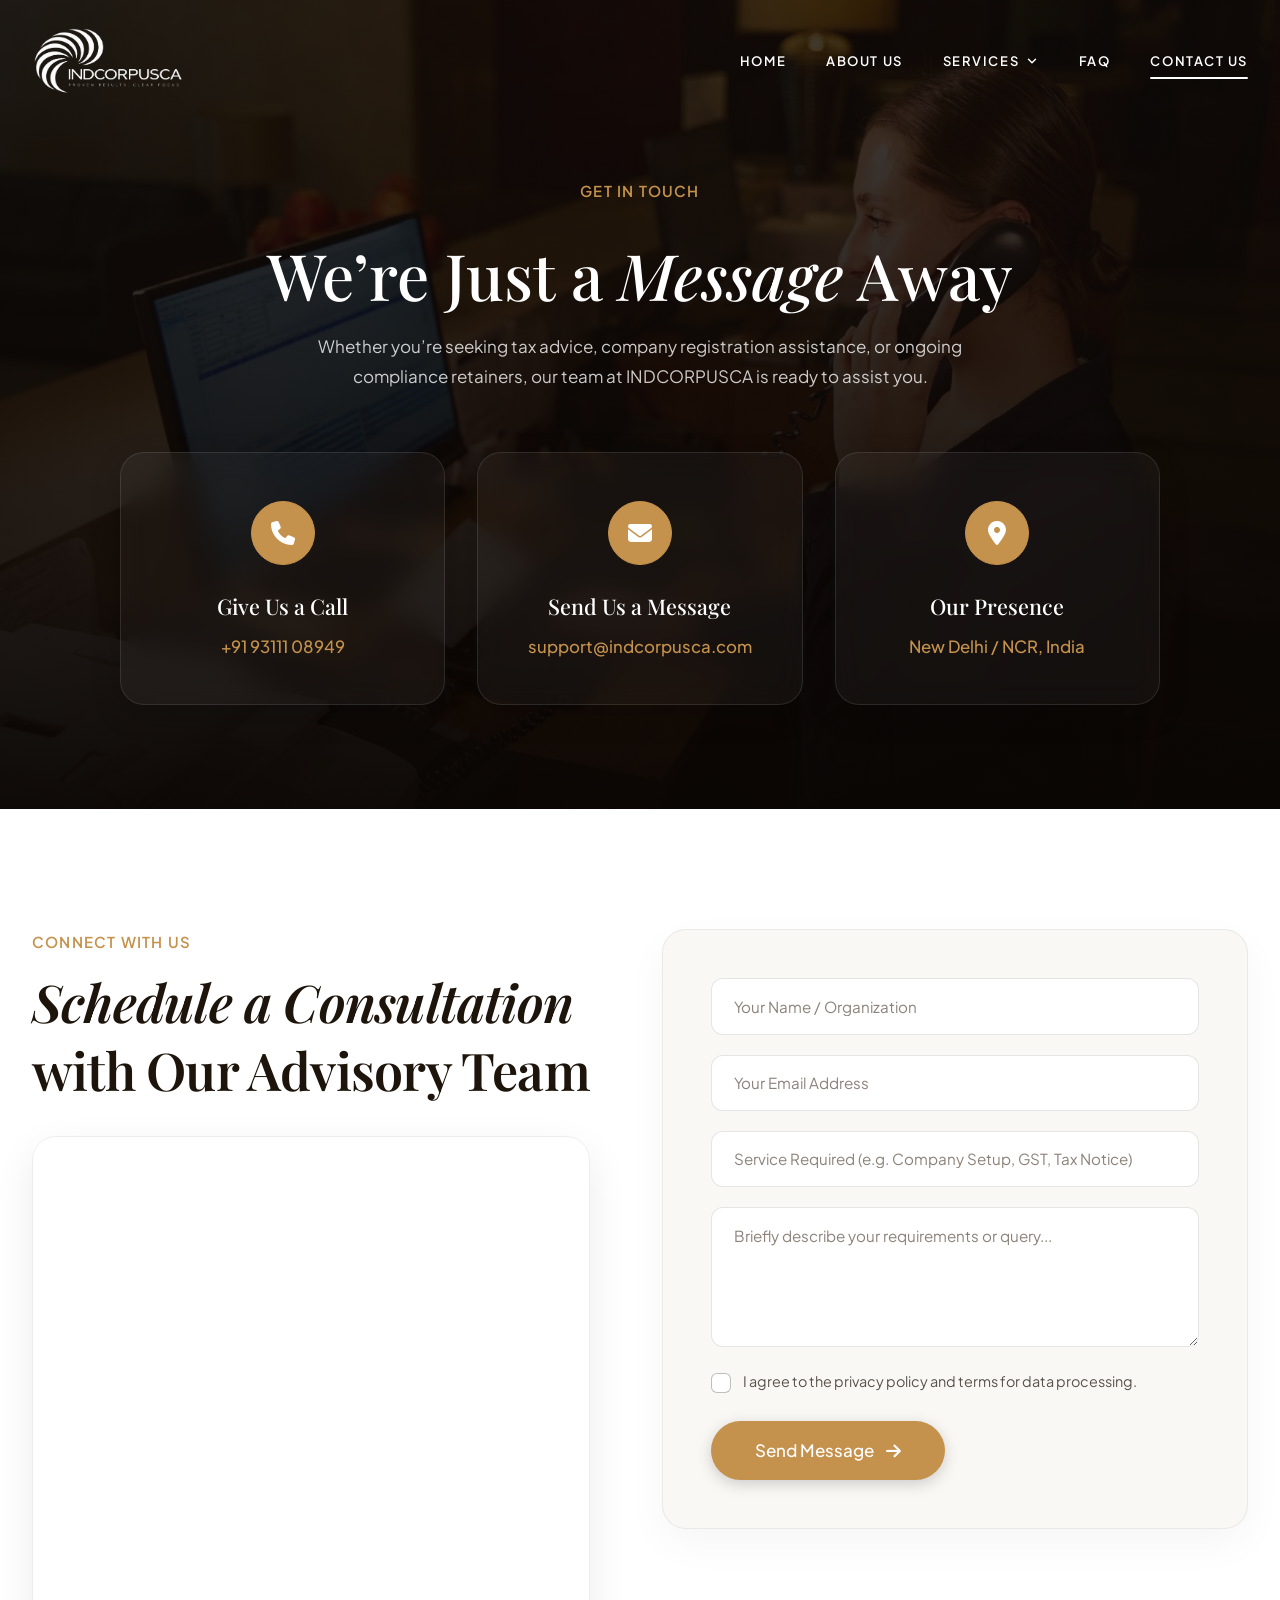
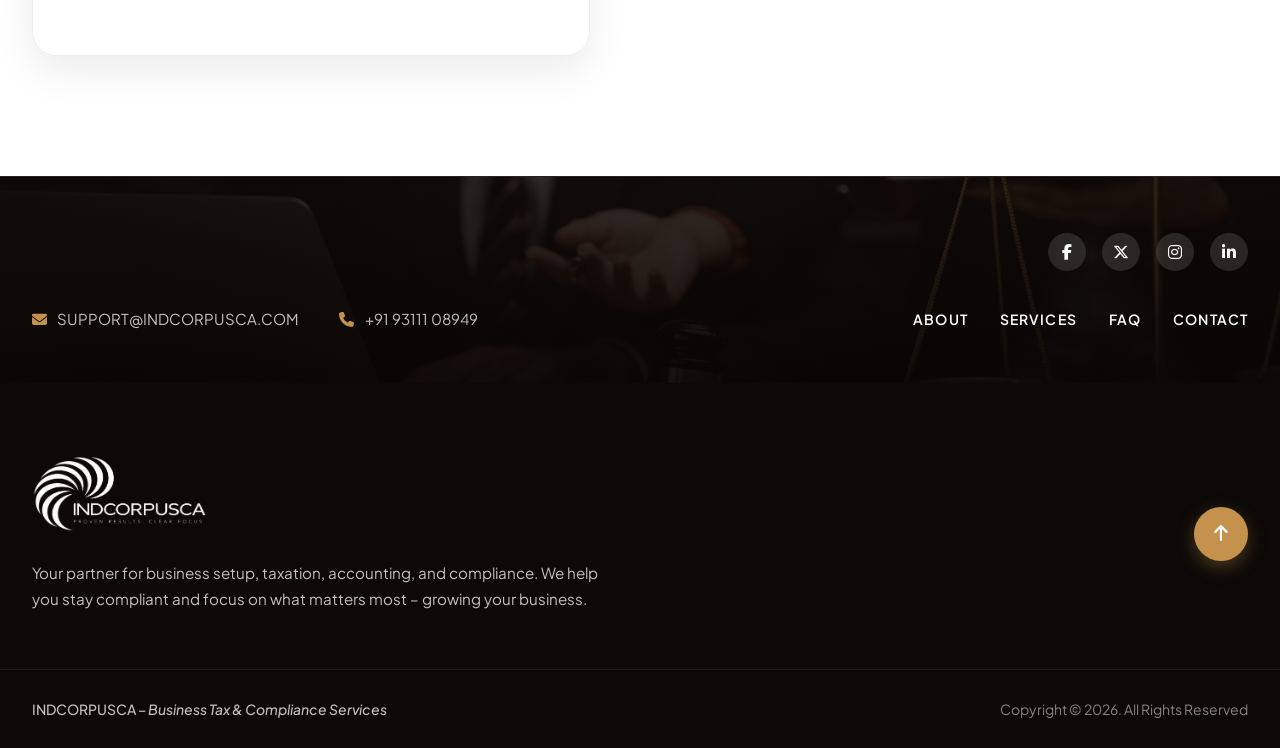
<file: contact-us.html>
<!DOCTYPE html>
<html lang="en">
<head>
  <meta charset="UTF-8" />
  <meta name="viewport" content="width=device-width, initial-scale=1.0" />
  <title>Contact Us | Get Expert CA, Tax &amp; Corporate Advice | INDCORPUSCA</title>
  <meta name="description" content="Get in touch with INDCORPUSCA's Chartered Accountants and legal advisors for company registration, GST return filing, income tax planning, and litigation defense." />
  <meta name="keywords" content="contact INDCORPUSCA, ca consultation delhi, company registration contact, tax litigation inquiry, hire chartered accountant india, business compliance help" />
  <link rel="canonical" href="https://indcorpusca.com/contact-us" />

  <!-- Open Graph / Social Meta -->
  <meta property="og:type" content="website" />
  <meta property="og:title" content="Contact Us | Get Expert CA, Tax &amp; Corporate Advice | INDCORPUSCA" />
  <meta property="og:description" content="Reach out to our team of Chartered Accountants and corporate advisors for reliable business setup, taxation, and compliance solutions." />
  <meta property="og:url" content="https://indcorpusca.com/contact-us" />
  <meta property="og:image" content="images/explaining-contract-points-to-colleague.webp" />

  <!-- Schema.org ContactPage Structured Data -->
  <script type="application/ld+json">
  {
    "@context": "https://schema.org",
    "@type": "ContactPage",
    "mainEntity": {
      "@type": "ProfessionalService",
      "name": "INDCORPUSCA",
      "telephone": "+91 93111 08949",
      "email": "support@indcorpusca.com",
      "url": "https://indcorpusca.com",
      "address": {
        "@type": "PostalAddress",
        "addressLocality": "New Delhi",
        "addressRegion": "Delhi",
        "addressCountry": "IN"
      }
    }
  }
  </script>

  <!-- Favicon -->
  <link rel="icon" type="image/x-icon" href="/favicon/favicon.ico" />
  <link rel="icon" type="image/png" sizes="16x16" href="/favicon/favicon-16x16.png" />
  <link rel="icon" type="image/png" sizes="32x32" href="/favicon/favicon-32x32.png" />
  <link rel="apple-touch-icon" sizes="180x180" href="/favicon/apple-touch-icon.png" />
  <link rel="manifest" href="/favicon/site.webmanifest" />
  <meta name="theme-color" content="#14100d" />

  <!-- Google Fonts: Playfair Display & Plus Jakarta Sans -->
  <link rel="preconnect" href="https://fonts.googleapis.com" />
  <link rel="preconnect" href="https://fonts.gstatic.com" crossorigin />
  <link href="https://fonts.googleapis.com/css2?family=Playfair+Display:ital,wght@0,400;0,500;0,600;0,700;1,400;1,500;1,600&family=Plus+Jakarta+Sans:wght@300;400;500;600;700&display=swap" rel="stylesheet" />

  <!-- FontAwesome for Social and UI Icons -->
  <link rel="stylesheet" href="https://cdnjs.cloudflare.com/ajax/libs/font-awesome/6.5.1/css/all.min.css" />

  <link rel="stylesheet" href="style.css" />
</head>
<body id="top" class="page-contact">

  <!-- =========================================================================
       1. HERO BANNER & HEADER ("Get in Touch")
       ========================================================================= -->
  <section class="contact-hero-section">
    <div class="contact-hero-overlay"></div>

    <!-- Navigation Header -->
    <header class="site-header site-header-contact" id="site-header">
      <div class="nav-container">
        <a href="/" class="brand-logo" aria-label="INDCORPUSCA Home">
          <img src="images/indc-logo.webp" alt="INDCORPUSCA Logo" width="152" height="66" />
        </a>

        <nav class="nav-menu" aria-label="Main Navigation">
          <ul class="nav-list">
            <li class="nav-item"><a href="/" class="nav-link">Home</a></li>
            <li class="nav-item"><a href="about-us" class="nav-link">About Us</a></li>
            <li class="nav-item has-dropdown">
              <a href="services" class="nav-link">
                Services
                <svg class="dropdown-chevron" viewBox="0 0 24 24" width="14" height="14" fill="none" stroke="currentColor" stroke-width="2.5" stroke-linecap="round" stroke-linejoin="round">
                  <polyline points="6 9 12 15 18 9"></polyline>
                </svg>
              </a>
              <ul class="dropdown-menu">
                <li><a href="company-registration">Company Registration</a></li>
                <li><a href="gst-compliance">GST Compliance</a></li>
                <li><a href="income-tax-services">Income Tax Services</a></li>
                <li><a href="tax-litigation">Tax Litigation</a></li>
                <li><a href="business-compliance">Business Compliance</a></li>
              </ul>
            </li>
            <li class="nav-item"><a href="faq" class="nav-link">FAQ</a></li>
            <li class="nav-item active"><a href="contact-us" class="nav-link">Contact Us</a></li>
          </ul>
        </nav>

        <button class="mobile-toggle" aria-label="Toggle navigation menu" id="mobileToggle">
          <span></span>
          <span></span>
          <span></span>
        </button>
      </div>
    </header>

    <!-- Hero Content -->
    <div class="container contact-hero-content">
      <div class="contact-hero-header">
        <span class="tag-heading section-eyebrow eyebrow-gold">Get in Touch</span>
        <h1 class="contact-hero-title">
          We’re Just a <em>Message</em> Away
        </h1>
        <p class="contact-hero-lead">
          Whether you’re seeking tax advice, company registration assistance, or ongoing compliance retainers, our team at INDCORPUSCA is ready to assist you.
        </p>
      </div>

      <!-- 3 Contact Cards Grid -->
      <div class="contact-cards-grid">
        <!-- Card 1: Phone -->
        <a href="tel:+919311108949" class="contact-card">
          <div class="contact-icon-wrapper">
            <i class="fa-solid fa-phone"></i>
          </div>
          <h3 class="contact-card-title">Give Us a Call</h3>
          <p class="contact-card-desc">+91 93111 08949</p>
        </a>

        <!-- Card 2: Email -->
        <a href="mailto:support@indcorpusca.com" class="contact-card">
          <div class="contact-icon-wrapper">
            <i class="fa-solid fa-envelope"></i>
          </div>
          <h3 class="contact-card-title">Send Us a Message</h3>
          <p class="contact-card-desc">support@indcorpusca.com</p>
        </a>

        <!-- Card 3: Location -->
        <div class="contact-card">
          <div class="contact-icon-wrapper">
            <i class="fa-solid fa-location-dot"></i>
          </div>
          <h3 class="contact-card-title">Our Presence</h3>
          <p class="contact-card-desc">New Delhi / NCR, India</p>
        </div>
      </div>
    </div>
  </section>


  <!-- =========================================================================
       2. MAP & CONTACT FORM SECTION
       ========================================================================= -->
  <section class="contact-main-section">
    <div class="container contact-main-container">
      <!-- Left Column: Heading & Google Map -->
      <div class="contact-map-col">
        <span class="tag-heading section-eyebrow">Connect With Us</span>
        <h2 class="contact-main-heading">
          <em>Schedule a Consultation</em> with Our Advisory Team
        </h2>

        <div class="contact-map-card">
          <iframe
            src="https://maps.google.com/maps?q=Connaught%20Place%2C%20New%20Delhi&amp;z=15&amp;t=m&amp;output=embed&amp;iwloc=near"
            title="INDCORPUSCA Location Map"
            allowfullscreen=""
            loading="lazy"
            referrerpolicy="no-referrer-when-downgrade">
          </iframe>
        </div>
      </div>

      <!-- Right Column: Interactive Contact Form -->
      <div class="contact-form-col">
        <div class="contact-form-card">
          <form class="contact-form" id="contactForm" novalidate>
            <div class="form-group">
              <input
                type="text"
                class="form-control"
                name="input-text-name"
                id="formName"
                placeholder="Your Name / Organization"
                required
              />
              <span class="field-error" id="nameError">Please enter your name.</span>
            </div>

            <div class="form-group">
              <input
                type="email"
                class="form-control"
                name="input-email"
                id="formEmail"
                placeholder="Your Email Address"
                required
              />
              <span class="field-error" id="emailError">Please enter a valid email address.</span>
            </div>

            <div class="form-group">
              <input
                type="text"
                class="form-control"
                name="input-subject"
                id="formSubject"
                placeholder="Service Required (e.g. Company Setup, GST, Tax Notice)"
                required
              />
              <span class="field-error" id="subjectError">Please enter a subject.</span>
            </div>

            <div class="form-group">
              <textarea
                class="form-control form-textarea"
                name="input-textarea"
                id="formMessage"
                rows="5"
                placeholder="Briefly describe your requirements or query..."
                required
              ></textarea>
              <span class="field-error" id="messageError">Please enter your message.</span>
            </div>

            <!-- GDPR / Data Terms Checkbox -->
            <div class="form-gdpr-row">
              <label class="custom-checkbox-container">
                <input type="checkbox" id="formGdpr" required />
                <span class="custom-checkmark"></span>
                <span class="gdpr-text">I agree to the privacy policy and terms for data processing.</span>
              </label>
              <span class="field-error" id="gdprError">You must agree to the terms to proceed.</span>
            </div>

            <!-- Submit Button & Feedback Notification -->
            <div class="form-submit-row">
              <button type="submit" class="btn-primary btn-contact-submit" id="submitBtn">
                <span>Send Message</span>
                <i class="fa-solid fa-arrow-right btn-arrow"></i>
              </button>
            </div>

            <div class="form-status-alert" id="formStatusAlert" role="alert" style="display: none;">
              <i class="fa-solid fa-circle-check"></i>
              <span>Thank you! Your message has been received. Our team will contact you within 24 hours.</span>
            </div>
          </form>
        </div>
      </div>
    </div>
  </section>


  <!-- =========================================================================
       3. DUAL-TIER FOOTER SECTION
       ========================================================================= -->
  <footer class="site-footer">
    <!-- Top Footer Hero/Banner Strip with Image Background -->
    <div class="footer-hero-strip">
      <div class="footer-hero-overlay"></div>
      <div class="container footer-strip-container">
        <!-- Top Social Icons -->
        <div class="footer-strip-top">
          <div class="footer-strip-socials">
            <a href="#" aria-label="Facebook"><i class="fa-brands fa-facebook-f"></i></a>
            <a href="#" aria-label="Twitter"><i class="fa-brands fa-x-twitter"></i></a>
            <a href="#" aria-label="Instagram"><i class="fa-brands fa-instagram"></i></a>
            <a href="#" aria-label="LinkedIn"><i class="fa-brands fa-linkedin-in"></i></a>
          </div>
        </div>

        <!-- Bottom Contact Pills & Quick Links -->
        <div class="footer-strip-bottom">
          <div class="footer-strip-contacts">
            <div class="contact-pill">
              <i class="fa-solid fa-envelope"></i>
              <span>SUPPORT@INDCORPUSCA.COM</span>
            </div>
            <div class="contact-pill">
              <i class="fa-solid fa-phone"></i>
              <span>+91 93111 08949</span>
            </div>
          </div>

          <div class="footer-strip-nav">
            <a href="about-us">ABOUT</a>
            <a href="services">SERVICES</a>
            <a href="faq">FAQ</a>
            <a href="contact-us">CONTACT</a>
          </div>
        </div>
      </div>
    </div>

    <!-- Main Footer Body -->
    <div class="footer-middle">
      <div class="container footer-middle-container">
        <div class="footer-brand-col">
          <a href="/" class="footer-logo">
            <img src="images/indc-logo.webp" alt="INDCORPUSCA Logo" width="175" height="78" />
          </a>
          <p class="footer-bio">
            Your partner for business setup, taxation, accounting, and compliance. We help you stay compliant and focus on what matters most – growing your business.
          </p>
        </div>

        <div class="footer-back-to-top">
          <a href="#top" class="back-to-top-btn" aria-label="Back to Top">
            <i class="fa-solid fa-arrow-up"></i>
          </a>
        </div>
      </div>
    </div>

    <!-- Bottom Copyright Bar -->
    <div class="footer-bottom">
      <div class="container footer-bottom-container">
        <h6 class="copyright-brand">INDCORPUSCA – <em>Business Tax &amp; Compliance Services</em></h6>
        <h6 class="copyright-text">Copyright &copy; 2026. All Rights Reserved</h6>
      </div>
    </div>
  </footer>


  <!-- Interactive JavaScript -->
  <script>
    // Mobile navigation menu toggle
    const mobileToggle = document.getElementById('mobileToggle');
    const navMenu = document.querySelector('.nav-menu');
    if (mobileToggle && navMenu) {
      mobileToggle.addEventListener('click', () => {
        navMenu.classList.toggle('nav-open');
        mobileToggle.classList.toggle('active');
      });
    }

    // Contact form validation & submission handling
    const contactForm = document.getElementById('contactForm');
    const formStatusAlert = document.getElementById('formStatusAlert');
    const submitBtn = document.getElementById('submitBtn');

    if (contactForm) {
      contactForm.addEventListener('submit', (e) => {
        e.preventDefault();

        const name = document.getElementById('formName');
        const email = document.getElementById('formEmail');
        const subject = document.getElementById('formSubject');
        const message = document.getElementById('formMessage');
        const gdpr = document.getElementById('formGdpr');

        let isValid = true;

        // Reset errors
        document.querySelectorAll('.field-error').forEach(err => err.style.display = 'none');
        document.querySelectorAll('.form-control').forEach(el => el.classList.remove('error'));

        if (!name.value.trim()) {
          document.getElementById('nameError').style.display = 'block';
          name.classList.add('error');
          isValid = false;
        }

        const emailRegex = /^[^\s@]+@[^\s@]+\.[^\s@]+$/;
        if (!email.value.trim() || !emailRegex.test(email.value.trim())) {
          document.getElementById('emailError').style.display = 'block';
          email.classList.add('error');
          isValid = false;
        }

        if (!subject.value.trim()) {
          document.getElementById('subjectError').style.display = 'block';
          subject.classList.add('error');
          isValid = false;
        }

        if (!message.value.trim()) {
          document.getElementById('messageError').style.display = 'block';
          message.classList.add('error');
          isValid = false;
        }

        if (!gdpr.checked) {
          document.getElementById('gdprError').style.display = 'block';
          isValid = false;
        }

        if (isValid) {
          const originalBtnHtml = submitBtn.innerHTML;
          submitBtn.disabled = true;
          submitBtn.innerHTML = '<span>Sending...</span> <i class="fa-solid fa-spinner fa-spin"></i>';

          setTimeout(() => {
            submitBtn.disabled = false;
            submitBtn.innerHTML = originalBtnHtml;
            contactForm.reset();
            formStatusAlert.style.display = 'flex';

            setTimeout(() => {
              formStatusAlert.style.display = 'none';
            }, 6000);
          }, 800);
        }
      });
    }
  </script>

  <!-- Offline file:// link support so local preview continues working without a web server -->
  <script>
    if (window.location.protocol === 'file:') {
      document.querySelectorAll('a[href]').forEach(function(a) {
        var h = a.getAttribute('href');
        if (h && !h.startsWith('http') && !h.startsWith('#') && !h.includes('.')) {
          a.setAttribute('href', (h === '/' ? 'index' : h) + '.html');
        }
      });
    }
  </script>
</body>
</html>
</file>
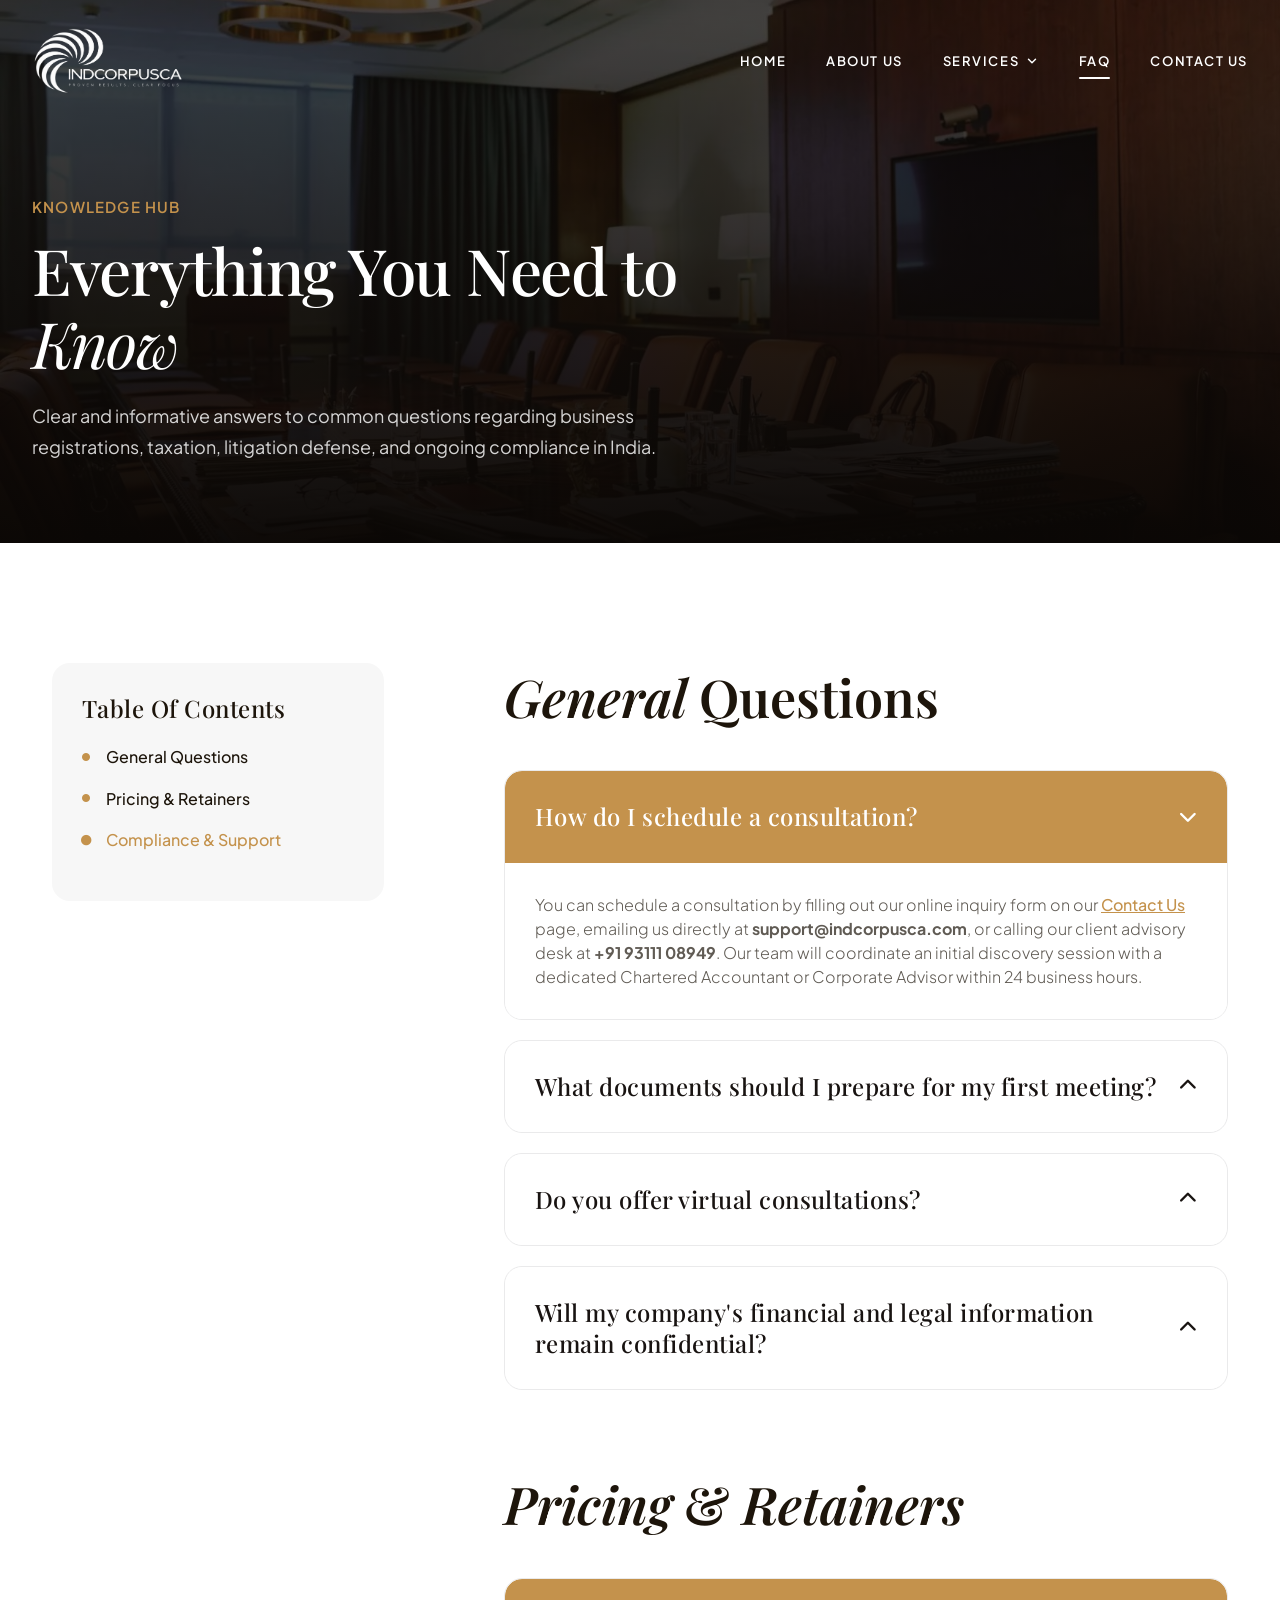
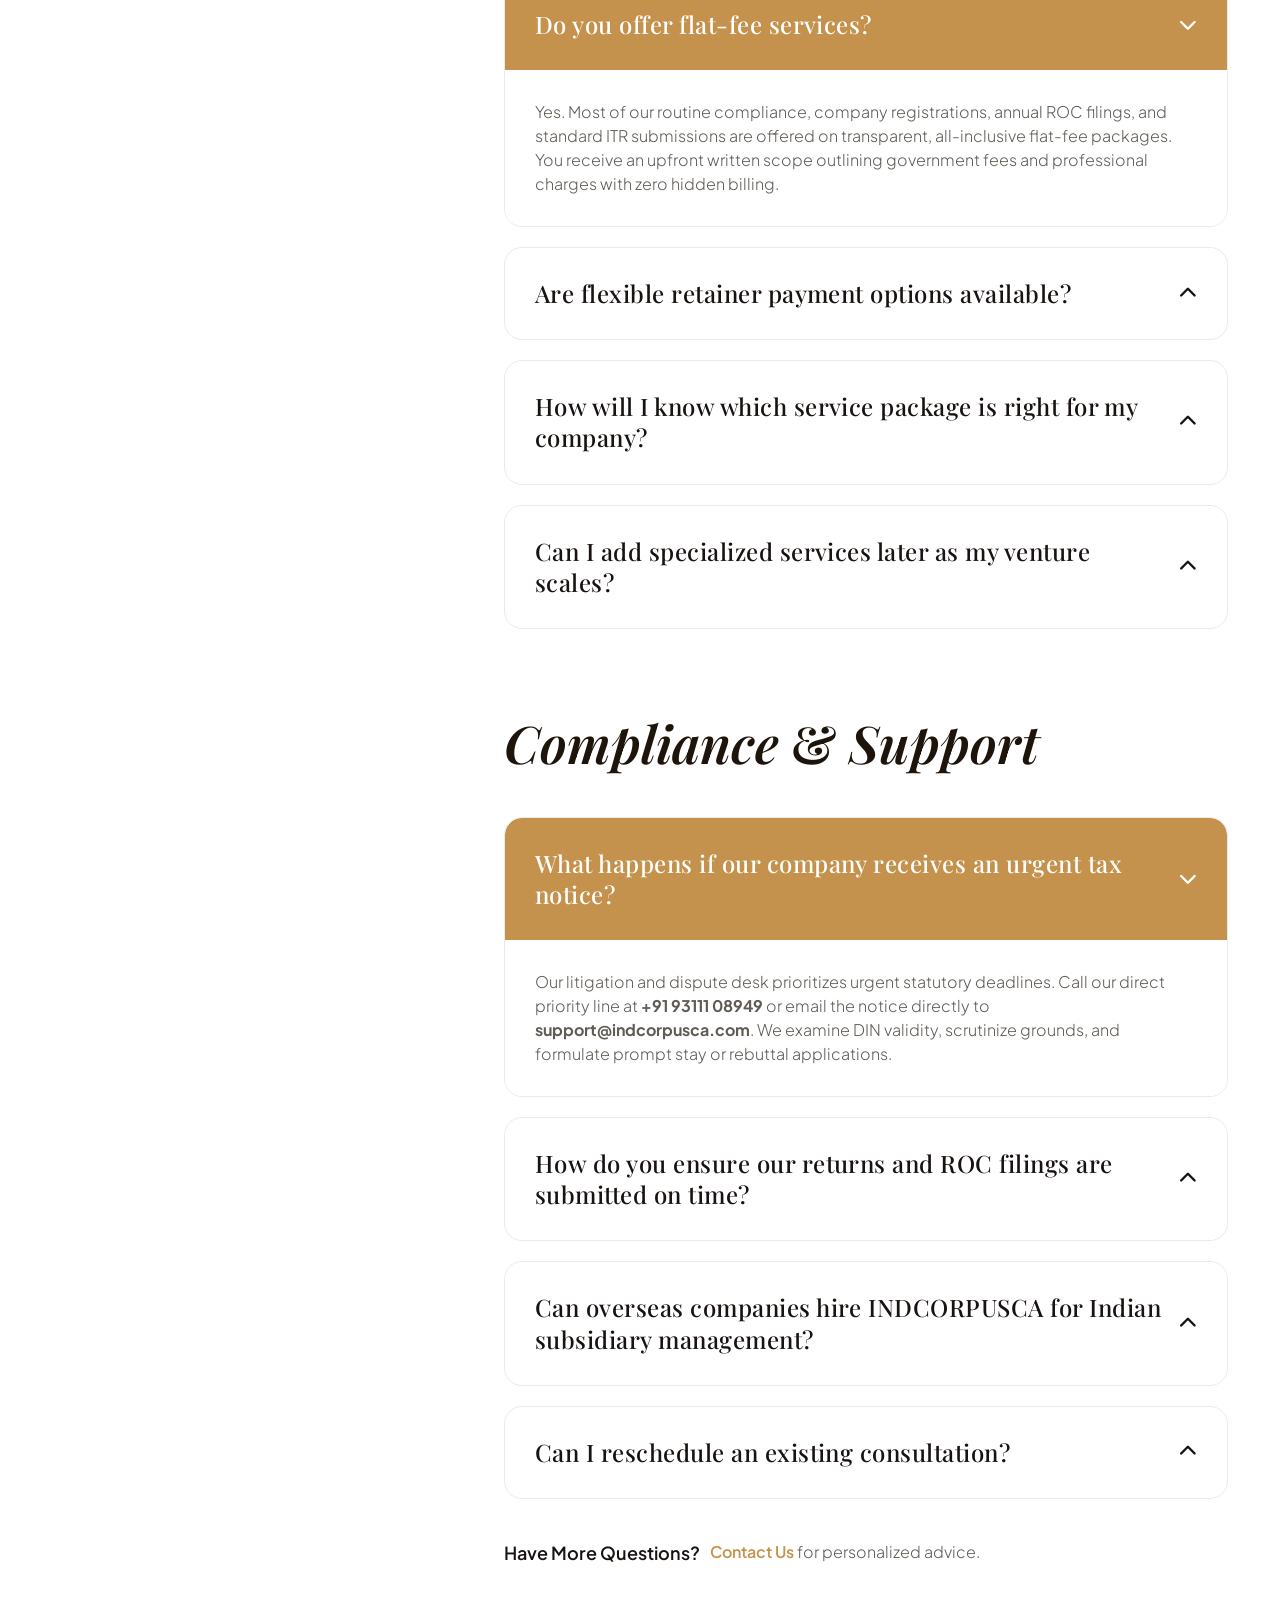
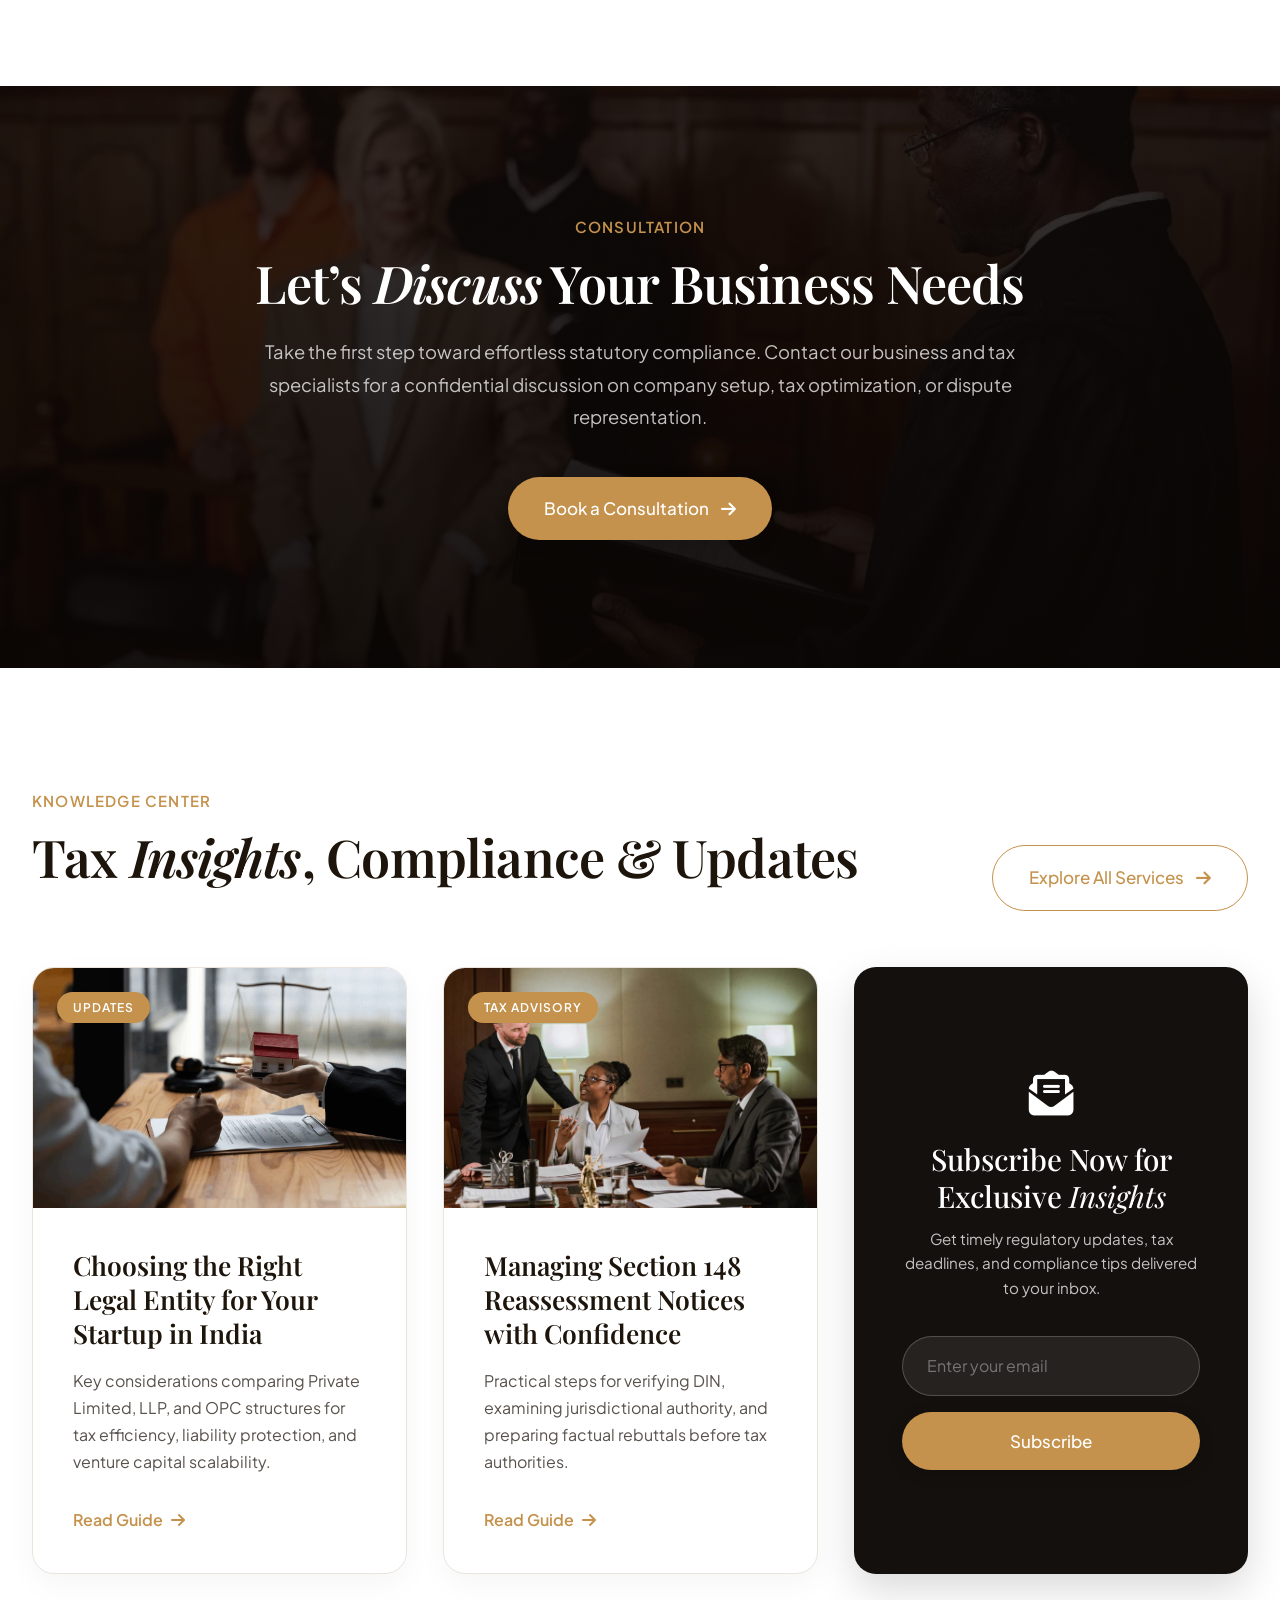
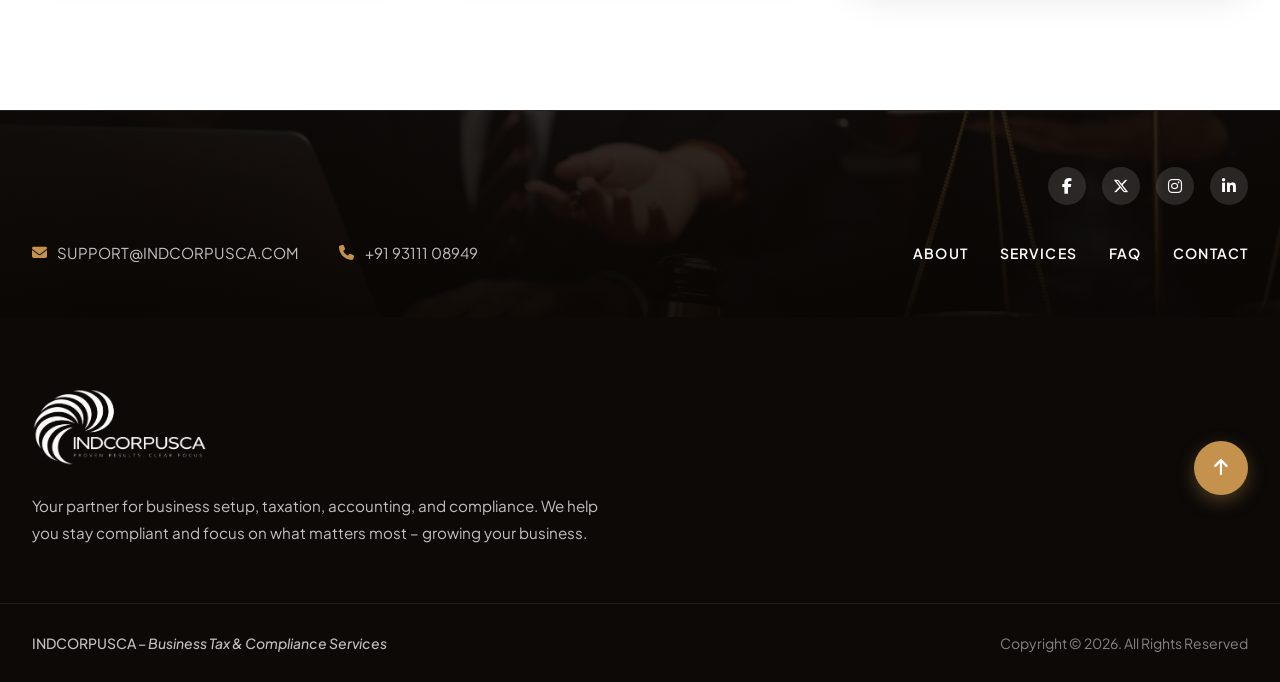
<file: faq.html>
<!DOCTYPE html>
<html lang="en">
<head>
  <meta charset="UTF-8" />
  <meta name="viewport" content="width=device-width, initial-scale=1.0" />
  <title>Frequently Asked Questions (FAQ) | Business &amp; Tax Solutions | INDCORPUSCA</title>
  <meta name="description" content="Find answers to common questions about company registration, GST return filing, income tax services, tax litigation defense, and corporate compliance at INDCORPUSCA." />
  <meta name="keywords" content="business tax faq, company registration faq, gst compliance questions, income tax return questions, tax litigation representation faq, INDCORPUSCA support" />
  <link rel="canonical" href="https://indcorpusca.com/faq" />

  <!-- Open Graph / Social Meta -->
  <meta property="og:type" content="website" />
  <meta property="og:title" content="Frequently Asked Questions (FAQ) | Business &amp; Tax Solutions | INDCORPUSCA" />
  <meta property="og:description" content="Clear answers regarding business incorporation, GST compliance, ITR filings, tax dispute resolution, and regulatory retainers." />
  <meta property="og:url" content="https://indcorpusca.com/faq" />
  <meta property="og:image" content="images/explaining-contract-points-to-colleague.webp" />

  <!-- Schema.org FAQPage Structured Data -->
  <script type="application/ld+json">
  {
    "@context": "https://schema.org",
    "@type": "FAQPage",
    "mainEntity": [
      {
        "@type": "Question",
        "name": "How do I schedule a business or tax consultation with INDCORPUSCA?",
        "acceptedAnswer": {
          "@type": "Answer",
          "text": "You can schedule a consultation by filling out our online inquiry form on our Contact Us page, emailing support@indcorpusca.com, or calling our client advisory desk at +91 93111 08949. Our team will coordinate an initial discovery session with a dedicated Chartered Accountant or Corporate Advisor within 24 business hours."
        }
      },
      {
        "@type": "Question",
        "name": "What documents should I prepare for company registration or tax compliance?",
        "acceptedAnswer": {
          "@type": "Answer",
          "text": "For company incorporation: PAN, Aadhaar/Passport, proof of registered office address (electricity bill/NOC), and bank statements. For tax compliance and dispute matters: recent financial statements, previous ITR/GST acknowledgments, and copies of any departmental notices."
        }
      },
      {
        "@type": "Question",
        "name": "Do you offer virtual consultations for clients outside Delhi NCR and overseas?",
        "acceptedAnswer": {
          "@type": "Answer",
          "text": "Yes. We routinely serve clients across India and internationally via encrypted video conferences on Google Meet and Zoom. All document exchange is conducted through secure digital channels."
        }
      },
      {
        "@type": "Question",
        "name": "Are your compliance and registration services offered on a flat-fee basis?",
        "acceptedAnswer": {
          "@type": "Answer",
          "text": "Yes. Routine compliance, company registrations, annual ROC filings, and standard ITR submissions are offered on transparent, all-inclusive flat-fee packages with zero hidden billing."
        }
      }
    ]
  }
  </script>

  <!-- Favicon -->
  <link rel="icon" type="image/x-icon" href="/favicon/favicon.ico" />
  <link rel="icon" type="image/png" sizes="16x16" href="/favicon/favicon-16x16.png" />
  <link rel="icon" type="image/png" sizes="32x32" href="/favicon/favicon-32x32.png" />
  <link rel="apple-touch-icon" sizes="180x180" href="/favicon/apple-touch-icon.png" />
  <link rel="manifest" href="/favicon/site.webmanifest" />
  <meta name="theme-color" content="#14100d" />

  <!-- Google Fonts: Playfair Display & Plus Jakarta Sans -->
  <link rel="preconnect" href="https://fonts.googleapis.com" />
  <link rel="preconnect" href="https://fonts.gstatic.com" crossorigin />
  <link href="https://fonts.googleapis.com/css2?family=Playfair+Display:ital,wght@0,400;0,500;0,600;0,700;1,400;1,500;1,600&family=Plus+Jakarta+Sans:wght@300;400;500;600;700&display=swap" rel="stylesheet" />

  <!-- FontAwesome for Social and UI Icons -->
  <link rel="stylesheet" href="https://cdnjs.cloudflare.com/ajax/libs/font-awesome/6.5.1/css/all.min.css" />

  <link rel="stylesheet" href="style.css" />
</head>
<body id="top" class="page-faq">

  <!-- =========================================================================
       1. HERO BANNER & HEADER ("FAQ")
       ========================================================================= -->
  <section class="faq-hero-section">
    <div class="faq-hero-overlay"></div>

    <!-- Navigation Header -->
    <header class="site-header site-header-services" id="site-header">
      <div class="nav-container">
        <a href="/" class="brand-logo" aria-label="INDCORPUSCA Home">
          <img src="images/indc-logo.webp" alt="INDCORPUSCA Logo" width="152" height="66" />
        </a>

        <nav class="nav-menu" aria-label="Main Navigation">
          <ul class="nav-list">
            <li class="nav-item"><a href="/" class="nav-link">Home</a></li>
            <li class="nav-item"><a href="about-us" class="nav-link">About Us</a></li>
            <li class="nav-item has-dropdown">
              <a href="services" class="nav-link">
                Services
                <svg class="dropdown-chevron" viewBox="0 0 24 24" width="14" height="14" fill="none" stroke="currentColor" stroke-width="2.5" stroke-linecap="round" stroke-linejoin="round">
                  <polyline points="6 9 12 15 18 9"></polyline>
                </svg>
              </a>
              <ul class="dropdown-menu">
                <li><a href="company-registration">Company Registration</a></li>
                <li><a href="gst-compliance">GST Compliance</a></li>
                <li><a href="income-tax-services">Income Tax Services</a></li>
                <li><a href="tax-litigation">Tax Litigation</a></li>
                <li><a href="business-compliance">Business Compliance</a></li>
              </ul>
            </li>
            <li class="nav-item active"><a href="faq" class="nav-link">FAQ</a></li>
            <li class="nav-item"><a href="contact-us" class="nav-link">Contact Us</a></li>
          </ul>
        </nav>

        <button class="mobile-toggle" aria-label="Toggle navigation menu" id="mobileToggle">
          <span></span>
          <span></span>
          <span></span>
        </button>
      </div>
    </header>

    <!-- Hero Content -->
    <div class="container faq-hero-content">
      <div class="faq-hero-header">
        <span class="tag-heading section-eyebrow eyebrow-gold">Knowledge Hub</span>
        <h1 class="faq-hero-title">
          Everything You Need to <em>Know</em>
        </h1>
        <p class="faq-hero-lead">
          Clear and informative answers to common questions regarding business registrations, taxation, litigation defense, and ongoing compliance in India.
        </p>
      </div>
    </div>
  </section>


  <!-- =========================================================================
       2. MAIN FAQ SECTION WITH STICKY TABLE OF CONTENTS
       ========================================================================= -->
  <section class="faq-page-main">
    <div class="container faq-layout-grid">
      <!-- Left Column: Sticky Table of Contents -->
      <aside class="faq-toc-sidebar">
        <div class="faq-toc-card">
          <h4 class="faq-toc-title">Table Of Contents</h4>
          <ul class="faq-toc-list">
            <li class="faq-toc-item">
              <a href="#general-questions" class="toc-link active">
                <i class="fa-solid fa-circle"></i>
                <span>General Questions</span>
              </a>
            </li>
            <li class="faq-toc-item">
              <a href="#pricing-payments" class="toc-link">
                <i class="fa-solid fa-circle"></i>
                <span>Pricing &amp; Retainers</span>
              </a>
            </li>
            <li class="faq-toc-item">
              <a href="#compliance-support" class="toc-link">
                <i class="fa-solid fa-circle"></i>
                <span>Compliance &amp; Support</span>
              </a>
            </li>
          </ul>
        </div>
      </aside>

      <!-- Right Column: Accordion Content Blocks -->
      <main class="faq-content-col">
        <!-- Category 1: General Question -->
        <section class="faq-category-block" id="general-questions">
          <h2 class="faq-category-title"><em>General</em> Questions</h2>

          <div class="accordion-list">
            <!-- Item 1 -->
            <div class="accordion-item active">
              <button class="accordion-header" aria-expanded="true">
                <span class="accordion-title">How do I schedule a consultation?</span>
                <span class="accordion-icon"><i class="fa-solid fa-chevron-down"></i></span>
              </button>
              <div class="accordion-body">
                <div class="accordion-content">
                  <p>You can schedule a consultation by filling out our online inquiry form on our <a href="contact-us" style="color: var(--color-primary); font-weight: 500;">Contact Us</a> page, emailing us directly at <strong>support@indcorpusca.com</strong>, or calling our client advisory desk at <strong>+91 93111 08949</strong>. Our team will coordinate an initial discovery session with a dedicated Chartered Accountant or Corporate Advisor within 24 business hours.</p>
                </div>
              </div>
            </div>

            <!-- Item 2 -->
            <div class="accordion-item">
              <button class="accordion-header" aria-expanded="false">
                <span class="accordion-title">What documents should I prepare for my first meeting?</span>
                <span class="accordion-icon"><i class="fa-solid fa-chevron-up"></i></span>
              </button>
              <div class="accordion-body">
                <div class="accordion-content">
                  <p>To make the most of our introductory session, please bring basic identification (PAN and Aadhaar), relevant business incorporation certificates, recent financial statements or bank ledgers, and copies of any statutory notices (e.g., from the Income Tax Department or GST authorities) that require immediate review.</p>
                </div>
              </div>
            </div>

            <!-- Item 3 -->
            <div class="accordion-item">
              <button class="accordion-header" aria-expanded="false">
                <span class="accordion-title">Do you offer virtual consultations?</span>
                <span class="accordion-icon"><i class="fa-solid fa-chevron-up"></i></span>
              </button>
              <div class="accordion-body">
                <div class="accordion-content">
                  <p>Yes. We routinely serve clients across India and internationally via encrypted video conferences on Google Meet and Zoom. All document exchange is conducted through secure digital channels, eliminating the need for physical travel.</p>
                </div>
              </div>
            </div>

            <!-- Item 4 -->
            <div class="accordion-item">
              <button class="accordion-header" aria-expanded="false">
                <span class="accordion-title">Will my company's financial and legal information remain confidential?</span>
                <span class="accordion-icon"><i class="fa-solid fa-chevron-up"></i></span>
              </button>
              <div class="accordion-body">
                <div class="accordion-content">
                  <p>Absolute confidentiality is the cornerstone of our practice. All communications, financial statements, and corporate documents are protected under professional legal privilege and strict non-disclosure obligations mandated by the Institute of Chartered Accountants of India (ICAI) and legal standards.</p>
                </div>
              </div>
            </div>
          </div>
        </section>


        <!-- Category 2: Pricing & Payment -->
        <section class="faq-category-block" id="pricing-payments">
          <h2 class="faq-category-title"><em>Pricing</em> &amp; <em>Retainers</em></h2>

          <div class="accordion-list">
            <!-- Item 1 -->
            <div class="accordion-item active">
              <button class="accordion-header" aria-expanded="true">
                <span class="accordion-title">Do you offer flat-fee services?</span>
                <span class="accordion-icon"><i class="fa-solid fa-chevron-down"></i></span>
              </button>
              <div class="accordion-body">
                <div class="accordion-content">
                  <p>Yes. Most of our routine compliance, company registrations, annual ROC filings, and standard ITR submissions are offered on transparent, all-inclusive flat-fee packages. You receive an upfront written scope outlining government fees and professional charges with zero hidden billing.</p>
                </div>
              </div>
            </div>

            <!-- Item 2 -->
            <div class="accordion-item">
              <button class="accordion-header" aria-expanded="false">
                <span class="accordion-title">Are flexible retainer payment options available?</span>
                <span class="accordion-icon"><i class="fa-solid fa-chevron-up"></i></span>
              </button>
              <div class="accordion-body">
                <div class="accordion-content">
                  <p>For extensive assignments—such as tax litigation defense before appellate tribunals, complete annual corporate secretarial retainers, and comprehensive tax audits—we offer milestone-based payment schedules tied directly to deliverable stages.</p>
                </div>
              </div>
            </div>

            <!-- Item 3 -->
            <div class="accordion-item">
              <button class="accordion-header" aria-expanded="false">
                <span class="accordion-title">How will I know which service package is right for my company?</span>
                <span class="accordion-icon"><i class="fa-solid fa-chevron-up"></i></span>
              </button>
              <div class="accordion-body">
                <div class="accordion-content">
                  <p>During our initial consultation, our consultants evaluate your business structure, annual transaction volume, GST requirements, and compliance history to recommend the most cost-effective package tailored to your exact operational scale.</p>
                </div>
              </div>
            </div>

            <!-- Item 4 -->
            <div class="accordion-item">
              <button class="accordion-header" aria-expanded="false">
                <span class="accordion-title">Can I add specialized services later as my venture scales?</span>
                <span class="accordion-icon"><i class="fa-solid fa-chevron-up"></i></span>
              </button>
              <div class="accordion-body">
                <div class="accordion-content">
                  <p>Absolutely. As your business expands or your transaction frequency shifts, you can upgrade, downgrade, or add specialized retainers (such as Foreign Accounting, EXIM trade advisory, or Transfer Pricing) with immediate pro-rata billing adjustments.</p>
                </div>
              </div>
            </div>
          </div>
        </section>


        <!-- Category 3: Compliance & Support -->
        <section class="faq-category-block" id="compliance-support">
          <h2 class="faq-category-title"><em>Compliance</em> &amp; <em>Support</em></h2>

          <div class="accordion-list">
            <!-- Item 1 -->
            <div class="accordion-item active">
              <button class="accordion-header" aria-expanded="true">
                <span class="accordion-title">What happens if our company receives an urgent tax notice?</span>
                <span class="accordion-icon"><i class="fa-solid fa-chevron-down"></i></span>
              </button>
              <div class="accordion-body">
                <div class="accordion-content">
                  <p>Our litigation and dispute desk prioritizes urgent statutory deadlines. Call our direct priority line at <strong>+91 93111 08949</strong> or email the notice directly to <strong>support@indcorpusca.com</strong>. We examine DIN validity, scrutinize grounds, and formulate prompt stay or rebuttal applications.</p>
                </div>
              </div>
            </div>

            <!-- Item 2 -->
            <div class="accordion-item">
              <button class="accordion-header" aria-expanded="false">
                <span class="accordion-title">How do you ensure our returns and ROC filings are submitted on time?</span>
                <span class="accordion-icon"><i class="fa-solid fa-chevron-up"></i></span>
              </button>
              <div class="accordion-body">
                <div class="accordion-content">
                  <p>We maintain an automated compliance calendar tracking all statutory deadlines across GST (GSTR-1, 3B, 9), Income Tax (advance tax, TDS, ITR), and MCA (AOC-4, MGT-7, DIR-3 KYC). Clients receive proactive reminders well in advance of cutoff dates.</p>
                </div>
              </div>
            </div>

            <!-- Item 3 -->
            <div class="accordion-item">
              <button class="accordion-header" aria-expanded="false">
                <span class="accordion-title">Can overseas companies hire INDCORPUSCA for Indian subsidiary management?</span>
                <span class="accordion-icon"><i class="fa-solid fa-chevron-up"></i></span>
              </button>
              <div class="accordion-body">
                <div class="accordion-content">
                  <p>Yes. We assist international clients with Indian subsidiary incorporation, RBI / FEMA filings (FC-GPR), resident director coordination, local statutory audits, monthly bookkeeping, and payroll accounting.</p>
                </div>
              </div>
            </div>

            <!-- Item 4 -->
            <div class="accordion-item">
              <button class="accordion-header" aria-expanded="false">
                <span class="accordion-title">Can I reschedule an existing consultation?</span>
                <span class="accordion-icon"><i class="fa-solid fa-chevron-up"></i></span>
              </button>
              <div class="accordion-body">
                <div class="accordion-content">
                  <p>Yes. Simply reply to your appointment confirmation email or message our support desk at least 24 hours prior to your scheduled slot, and our coordinator will gladly arrange a convenient alternative time.</p>
                </div>
              </div>
            </div>
          </div>

          <!-- Have More Questions Sub-Block -->
          <div class="faq-more-questions">
            <h5 class="faq-more-eyebrow">Have More Questions?</h5>
            <h5 class="faq-more-link"><a href="contact-us">Contact Us</a> for personalized advice.</h5>
          </div>
        </section>
      </main>
    </div>
  </section>


  <!-- =========================================================================
       3. CTA BANNER ("Let’s Discuss Your Business")
       ========================================================================= -->
  <section class="discuss-section">
    <div class="discuss-overlay"></div>
    <div class="container discuss-container">
      <div class="discuss-content">
        <span class="tag-heading section-eyebrow eyebrow-gold">Consultation</span>
        <h2 class="discuss-title">Let’s <em>Discuss</em> Your Business Needs</h2>
        <p class="discuss-lead">
          Take the first step toward effortless statutory compliance. Contact our business and tax specialists for a confidential discussion on company setup, tax optimization, or dispute representation.
        </p>
        <a href="contact-us" class="btn-primary">
          <span>Book a Consultation</span>
          <i class="fa-solid fa-arrow-right btn-arrow"></i>
        </a>
      </div>
    </div>
  </section>


  <!-- =========================================================================
       4. BLOG & NEWSLETTER SECTION
       ========================================================================= -->
  <section class="blog-section" id="blog">
    <div class="container">
      <div class="blog-header-row">
        <div>
          <span class="tag-heading section-eyebrow">Knowledge Center</span>
          <h2 class="section-heading-dark">Tax <em>Insights</em>, Compliance &amp; Updates</h2>
        </div>
        <div>
          <a href="services" class="btn-primary btn-outline">
            <span>Explore All Services</span>
            <i class="fa-solid fa-arrow-right btn-arrow"></i>
          </a>
        </div>
      </div>

      <div class="faq-blog-grid">
        <!-- Post Card 1 -->
        <article class="post-card">
          <div class="post-thumbnail" style="background-image: url('images/real-estate-agent-with-client-closing-a-deal.webp');">
            <div class="post-overlay-tag">Updates</div>
          </div>
          <div class="post-body">
            <h3 class="post-title">
              <a href="company-registration">Choosing the Right Legal Entity for Your Startup in India</a>
            </h3>
            <p class="post-excerpt">
              Key considerations comparing Private Limited, LLP, and OPC structures for tax efficiency, liability protection, and venture capital scalability.
            </p>
            <a href="company-registration" class="post-readmore">
              <span>Read Guide</span>
              <i class="fa-solid fa-arrow-right"></i>
            </a>
          </div>
        </article>

        <!-- Post Card 2 -->
        <article class="post-card">
          <div class="post-thumbnail" style="background-image: url('images/discussion-of-main-points-of-document.webp');">
            <div class="post-overlay-tag">Tax Advisory</div>
          </div>
          <div class="post-body">
            <h3 class="post-title">
              <a href="tax-litigation">Managing Section 148 Reassessment Notices with Confidence</a>
            </h3>
            <p class="post-excerpt">
              Practical steps for verifying DIN, examining jurisdictional authority, and preparing factual rebuttals before tax authorities.
            </p>
            <a href="tax-litigation" class="post-readmore">
              <span>Read Guide</span>
              <i class="fa-solid fa-arrow-right"></i>
            </a>
          </div>
        </article>

        <!-- Newsletter Card -->
        <div class="newsletter-card">
          <div class="newsletter-icon">
            <i class="fa-solid fa-envelope-open-text"></i>
          </div>
          <h3 class="newsletter-title">Subscribe Now for Exclusive <em>Insights</em></h3>
          <p class="newsletter-desc">Get timely regulatory updates, tax deadlines, and compliance tips delivered to your inbox.</p>
          <form class="newsletter-form" onsubmit="event.preventDefault(); alert('Thank you for subscribing to INDCORPUSCA insights!');">
            <div class="input-wrap">
              <input type="email" placeholder="Enter your email" required class="newsletter-input" />
            </div>
            <button type="submit" class="btn-primary btn-full">
              <span>Subscribe</span>
            </button>
          </form>
        </div>
      </div>
    </div>
  </section>


  <!-- =========================================================================
       5. DUAL-TIER FOOTER SECTION
       ========================================================================= -->
  <footer class="site-footer">
    <!-- Top Footer Hero/Banner Strip with Image Background -->
    <div class="footer-hero-strip">
      <div class="footer-hero-overlay"></div>
      <div class="container footer-strip-container">
        <!-- Top Social Icons -->
        <div class="footer-strip-top">
          <div class="footer-strip-socials">
            <a href="#" aria-label="Facebook"><i class="fa-brands fa-facebook-f"></i></a>
            <a href="#" aria-label="Twitter"><i class="fa-brands fa-x-twitter"></i></a>
            <a href="#" aria-label="Instagram"><i class="fa-brands fa-instagram"></i></a>
            <a href="#" aria-label="LinkedIn"><i class="fa-brands fa-linkedin-in"></i></a>
          </div>
        </div>

        <!-- Bottom Contact Pills & Quick Links -->
        <div class="footer-strip-bottom">
          <div class="footer-strip-contacts">
            <div class="contact-pill">
              <i class="fa-solid fa-envelope"></i>
              <span>SUPPORT@INDCORPUSCA.COM</span>
            </div>
            <div class="contact-pill">
              <i class="fa-solid fa-phone"></i>
              <span>+91 93111 08949</span>
            </div>
          </div>

          <div class="footer-strip-nav">
            <a href="about-us">ABOUT</a>
            <a href="services">SERVICES</a>
            <a href="faq">FAQ</a>
            <a href="contact-us">CONTACT</a>
          </div>
        </div>
      </div>
    </div>

    <!-- Main Footer Body -->
    <div class="footer-middle">
      <div class="container footer-middle-container">
        <div class="footer-brand-col">
          <a href="/" class="footer-logo">
            <img src="images/indc-logo.webp" alt="INDCORPUSCA Logo" width="175" height="78" />
          </a>
          <p class="footer-bio">
            Your partner for business setup, taxation, accounting, and compliance. We help you stay compliant and focus on what matters most – growing your business.
          </p>
        </div>

        <div class="footer-back-to-top">
          <a href="#top" class="back-to-top-btn" aria-label="Back to Top">
            <i class="fa-solid fa-arrow-up"></i>
          </a>
        </div>
      </div>
    </div>

    <!-- Bottom Copyright Bar -->
    <div class="footer-bottom">
      <div class="container footer-bottom-container">
        <h6 class="copyright-brand">INDCORPUSCA – <em>Business Tax &amp; Compliance Services</em></h6>
        <h6 class="copyright-text">Copyright &copy; 2026. All Rights Reserved</h6>
      </div>
    </div>
  </footer>


  <!-- Interactive JavaScript -->
  <script>
    // 1. Mobile Menu Toggle
    const mobileToggle = document.getElementById('mobileToggle');
    const navMenu = document.querySelector('.nav-menu');
    if (mobileToggle && navMenu) {
      mobileToggle.addEventListener('click', () => {
        navMenu.classList.toggle('nav-open');
        mobileToggle.classList.toggle('active');
      });
    }

    // 2. Accordions (FAQ within each category block)
    const accordionHeaders = document.querySelectorAll('.accordion-header');
    accordionHeaders.forEach(header => {
      header.addEventListener('click', () => {
        const item = header.parentElement;
        const categoryBlock = item.closest('.faq-category-block');
        const isActive = item.classList.contains('active');

        // Close other items in the same category
        if (categoryBlock) {
          categoryBlock.querySelectorAll('.accordion-item').forEach(otherItem => {
            otherItem.classList.remove('active');
            const otherHeader = otherItem.querySelector('.accordion-header');
            if (otherHeader) {
              otherHeader.setAttribute('aria-expanded', 'false');
              const icon = otherHeader.querySelector('.accordion-icon i');
              if (icon) {
                icon.classList.remove('fa-chevron-down');
                icon.classList.add('fa-chevron-up');
              }
            }
          });
        }

        if (!isActive) {
          item.classList.add('active');
          header.setAttribute('aria-expanded', 'true');
          const icon = header.querySelector('.accordion-icon i');
          if (icon) {
            icon.classList.remove('fa-chevron-up');
            icon.classList.add('fa-chevron-down');
          }
        }
      });
    });

    // 3. Table of Contents Scrollspy & Click Highlighting
    const tocLinks = document.querySelectorAll('.toc-link');
    const sections = document.querySelectorAll('.faq-category-block');

    window.addEventListener('scroll', () => {
      let current = '';
      sections.forEach(section => {
        const sectionTop = section.offsetTop - 150;
        const sectionHeight = section.clientHeight;
        if (window.scrollY >= sectionTop && window.scrollY < sectionTop + sectionHeight) {
          current = section.getAttribute('id');
        }
      });

      if (current) {
        tocLinks.forEach(link => {
          link.classList.remove('active');
          if (link.getAttribute('href') === `#${current}`) {
            link.classList.add('active');
          }
        });
      }
    });

    tocLinks.forEach(link => {
      link.addEventListener('click', () => {
        tocLinks.forEach(l => l.classList.remove('active'));
        link.classList.add('active');
      });
    });
  </script>

  <!-- Offline file:// link support so local preview continues working without a web server -->
  <script>
    if (window.location.protocol === 'file:') {
      document.querySelectorAll('a[href]').forEach(function(a) {
        var h = a.getAttribute('href');
        if (h && !h.startsWith('http') && !h.startsWith('#') && !h.includes('.')) {
          a.setAttribute('href', (h === '/' ? 'index' : h) + '.html');
        }
      });
    }
  </script>
</body>
</html>
</file>
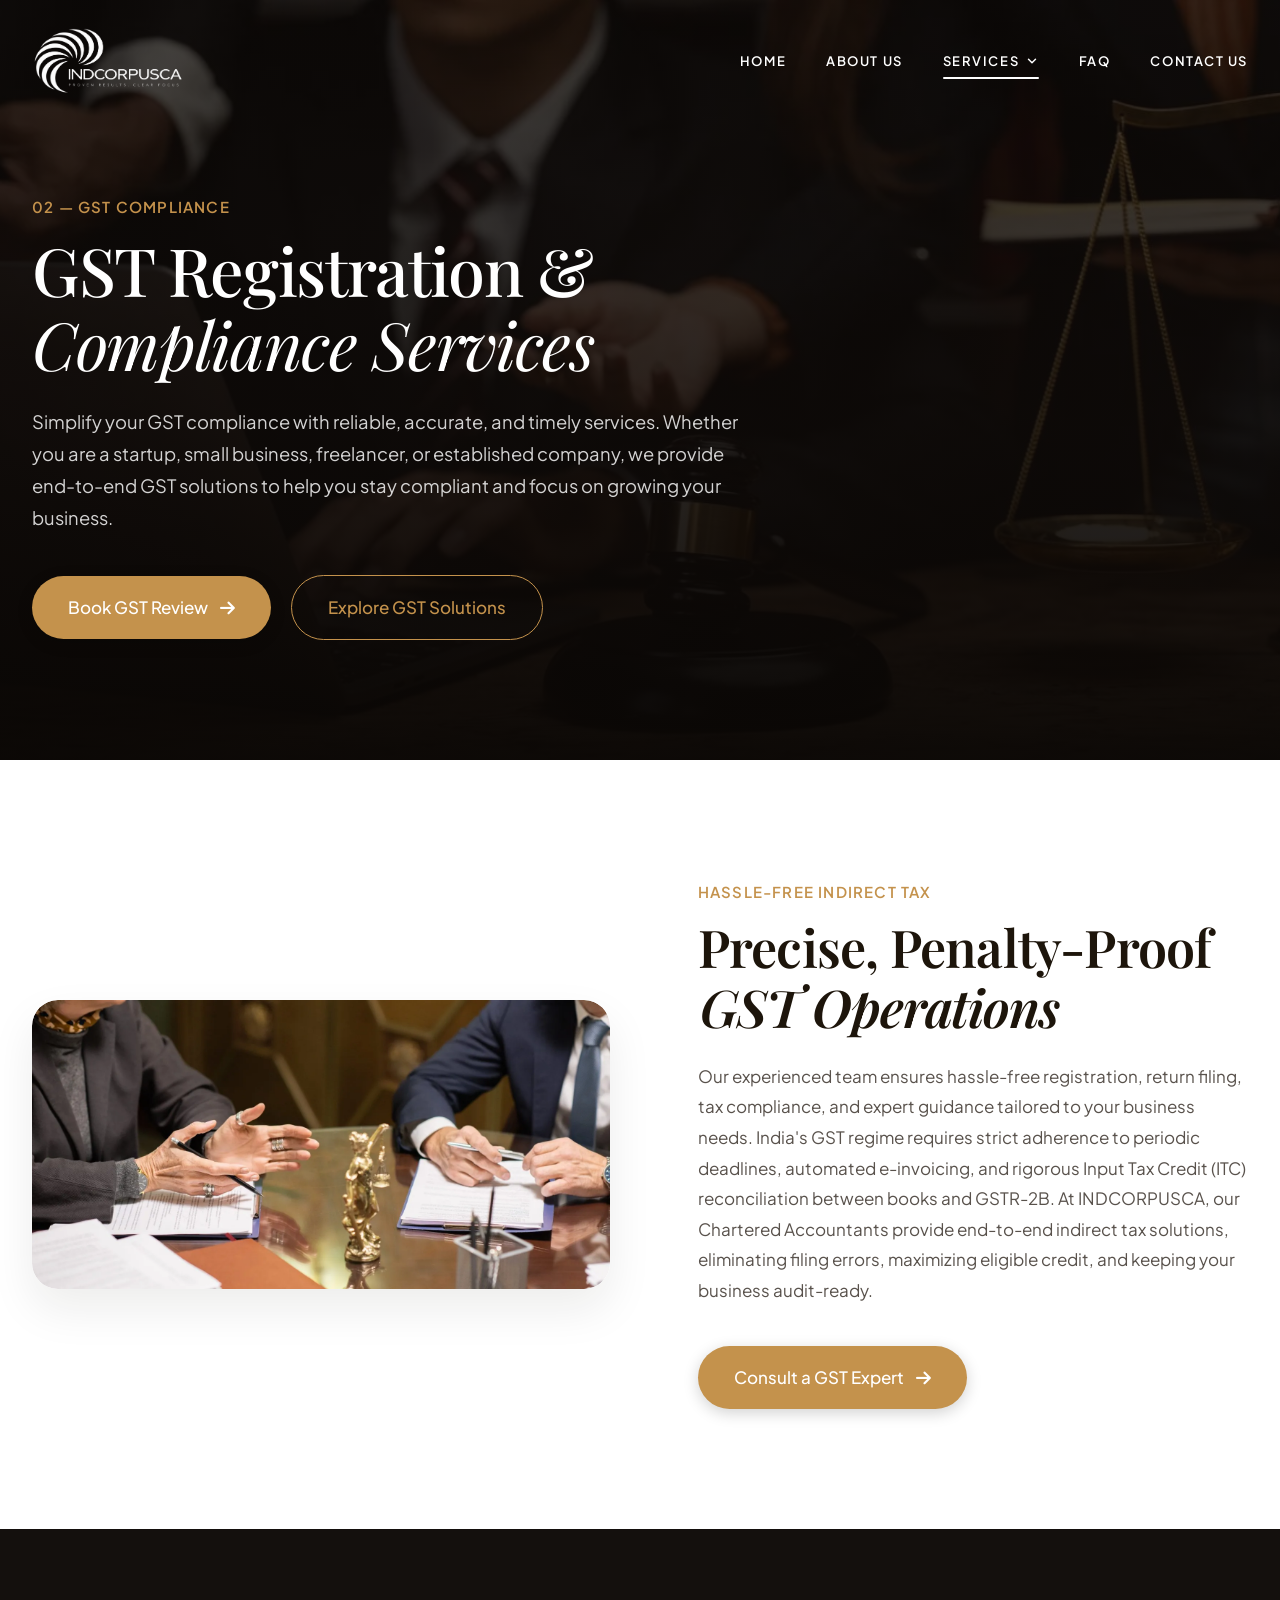
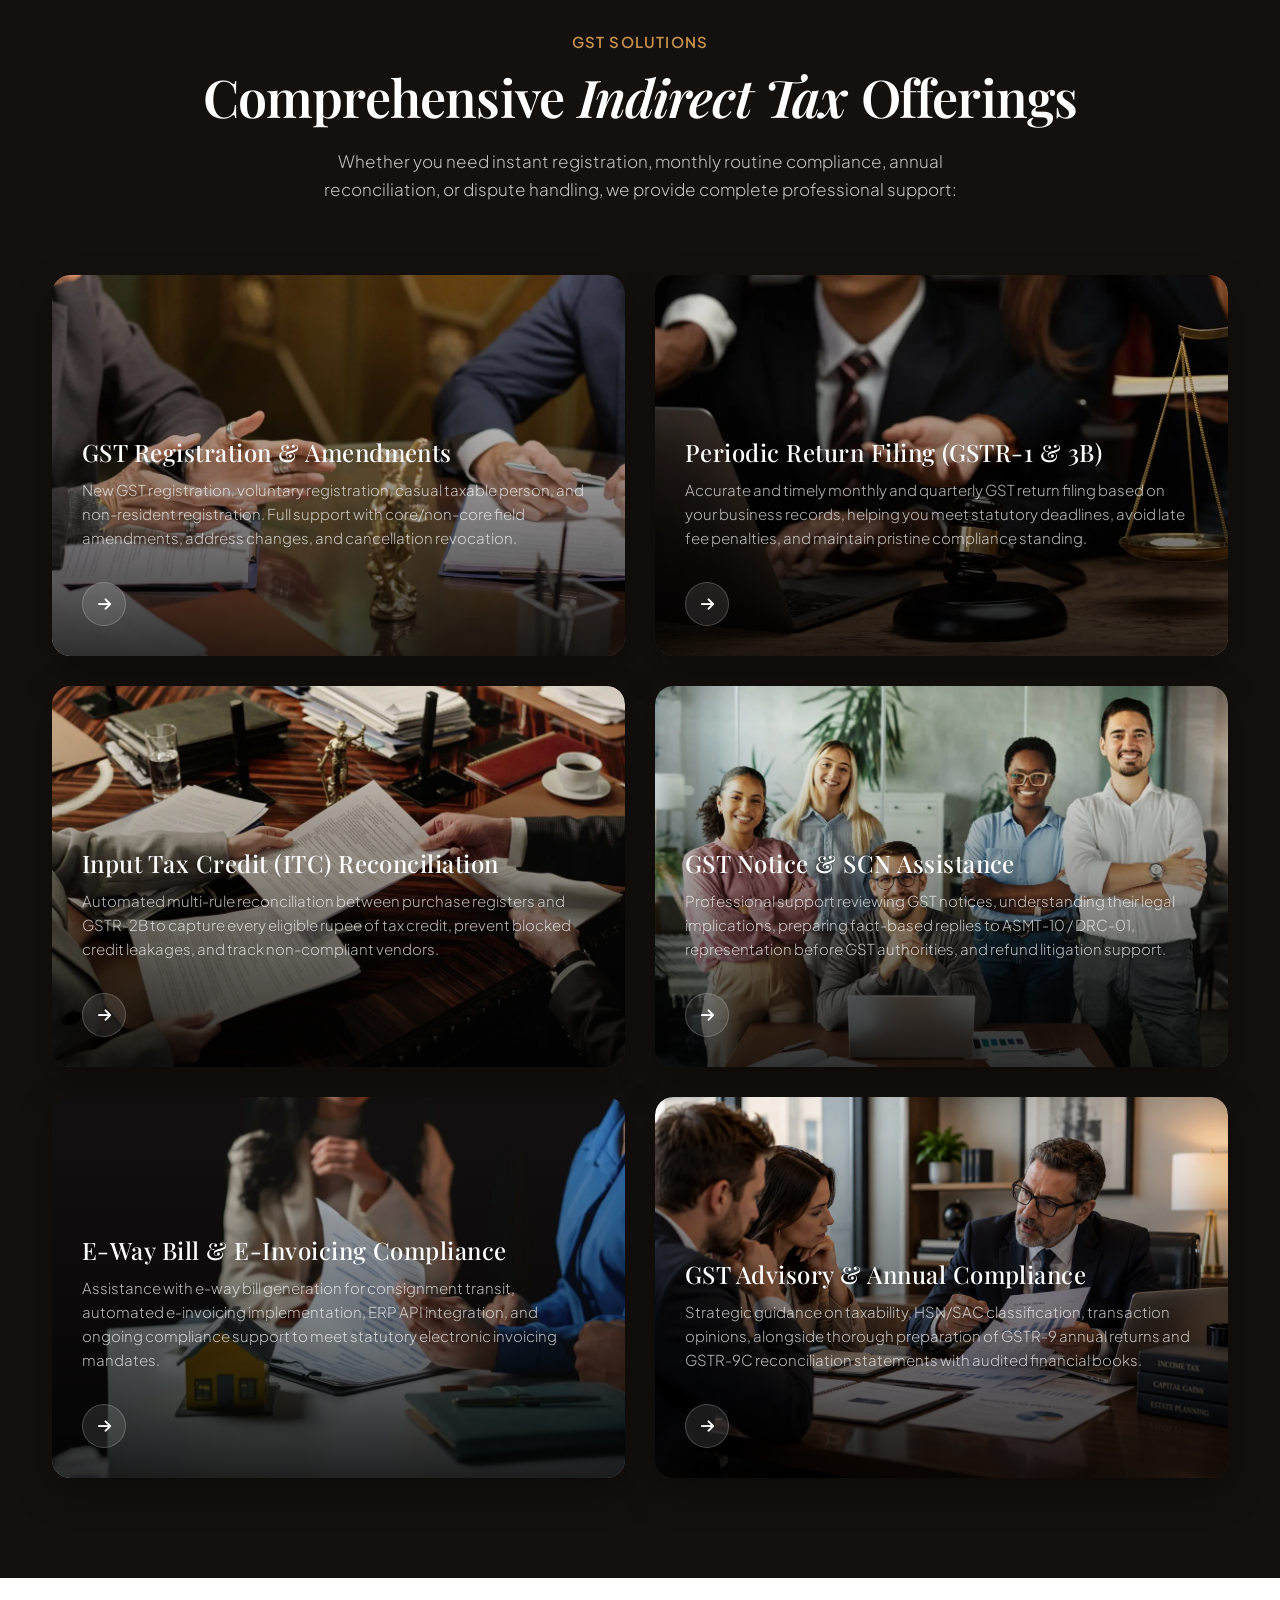
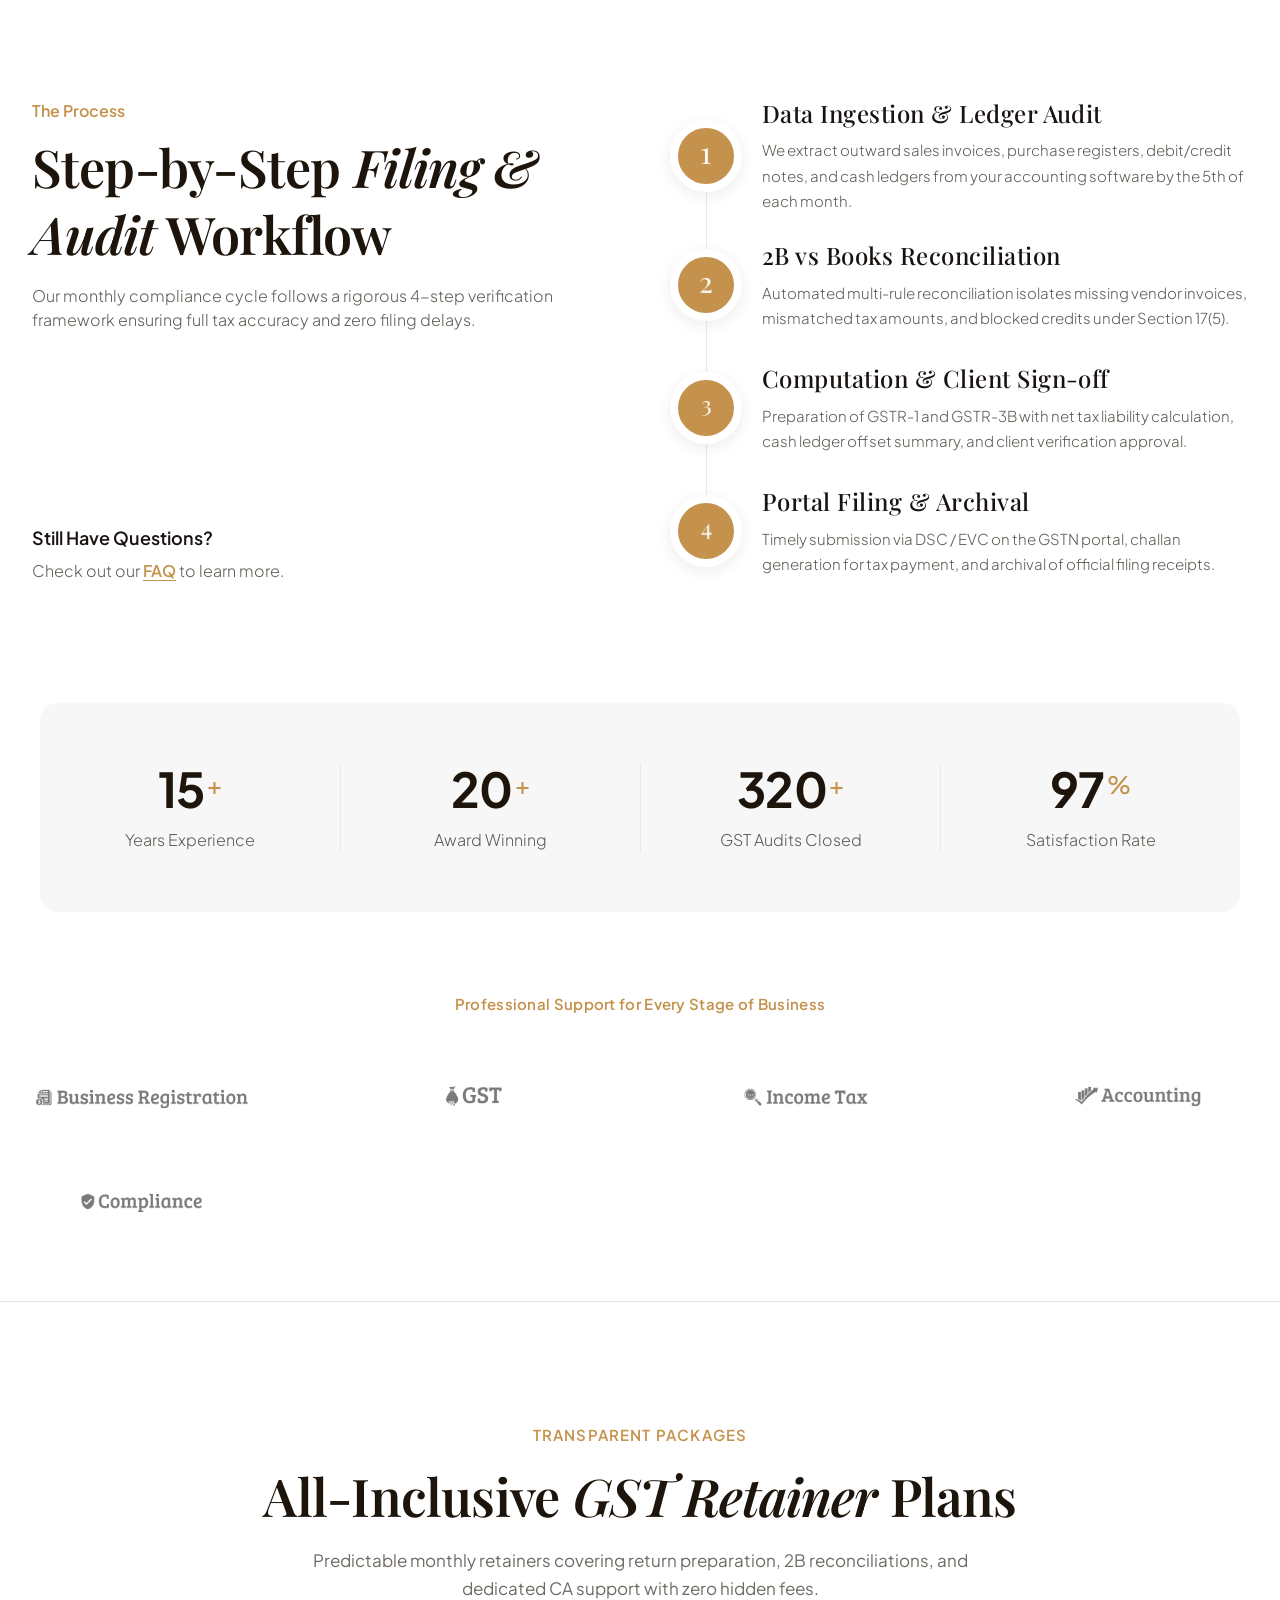
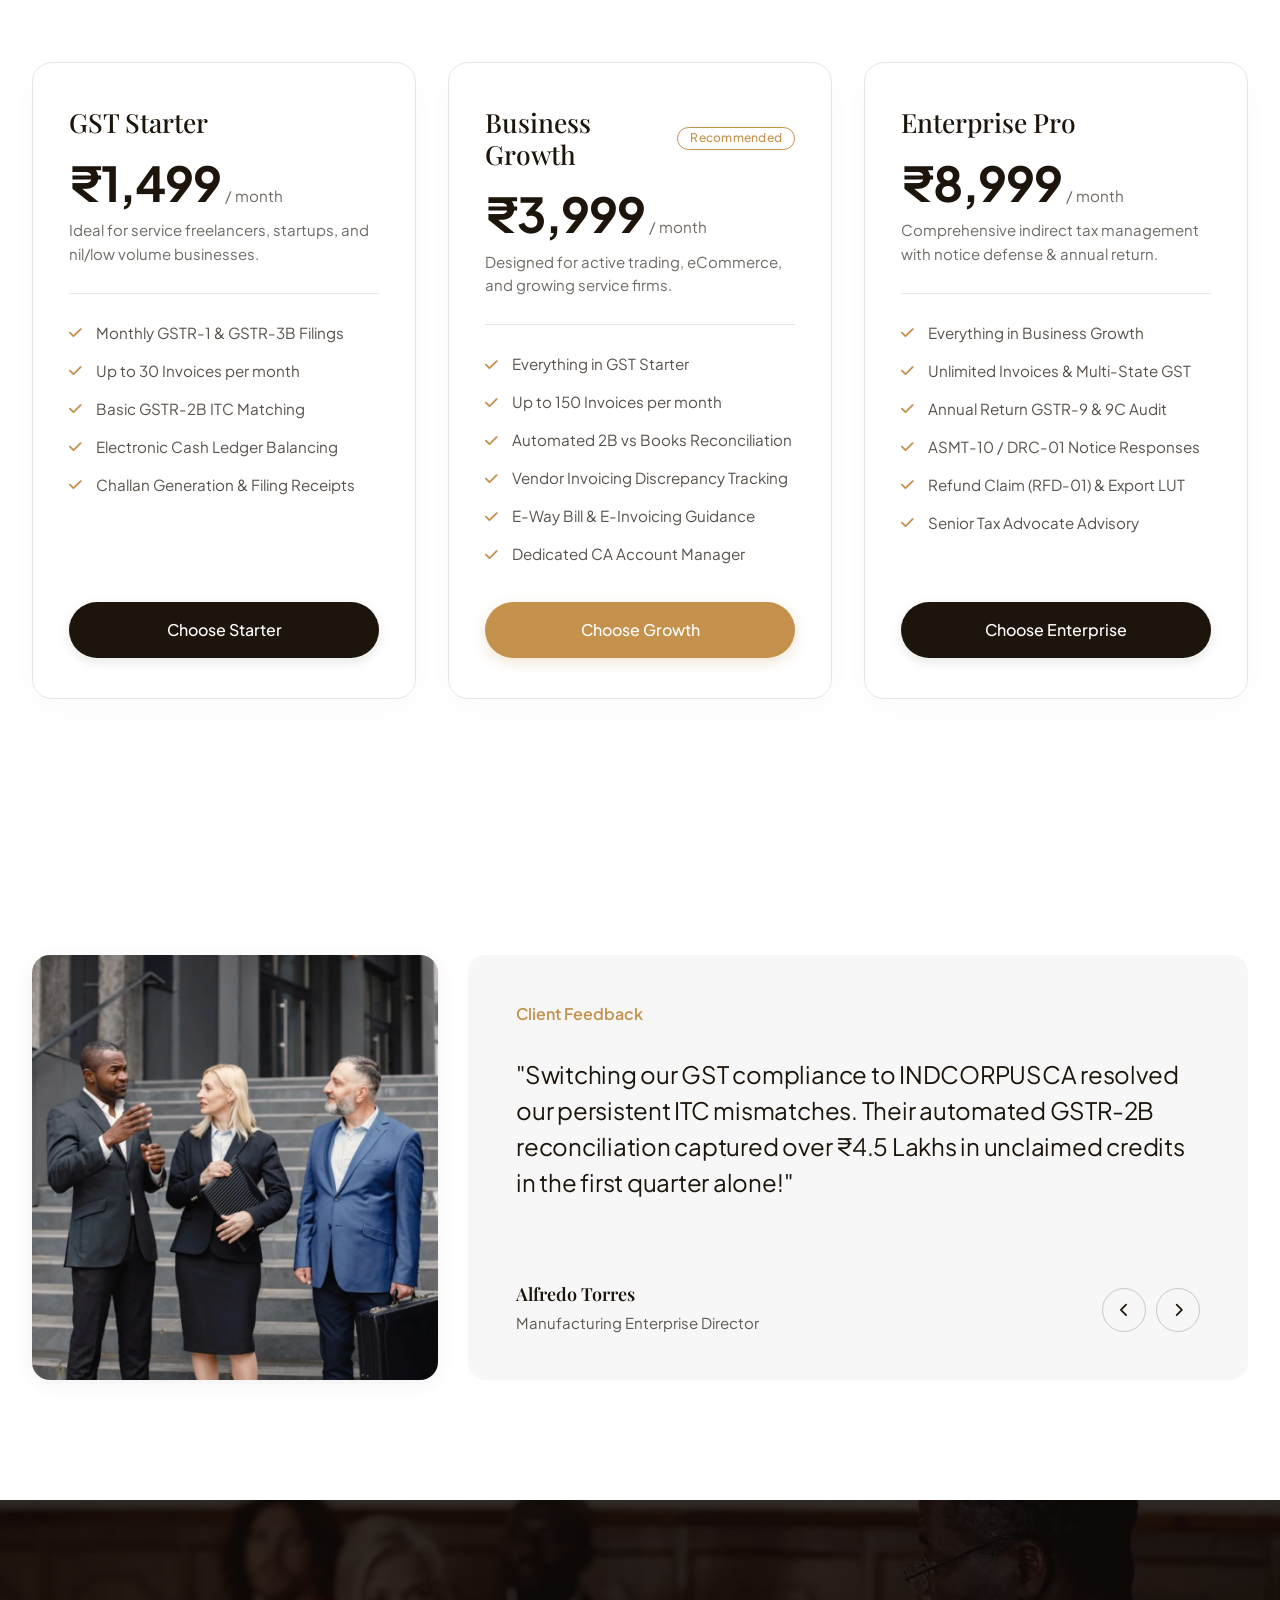
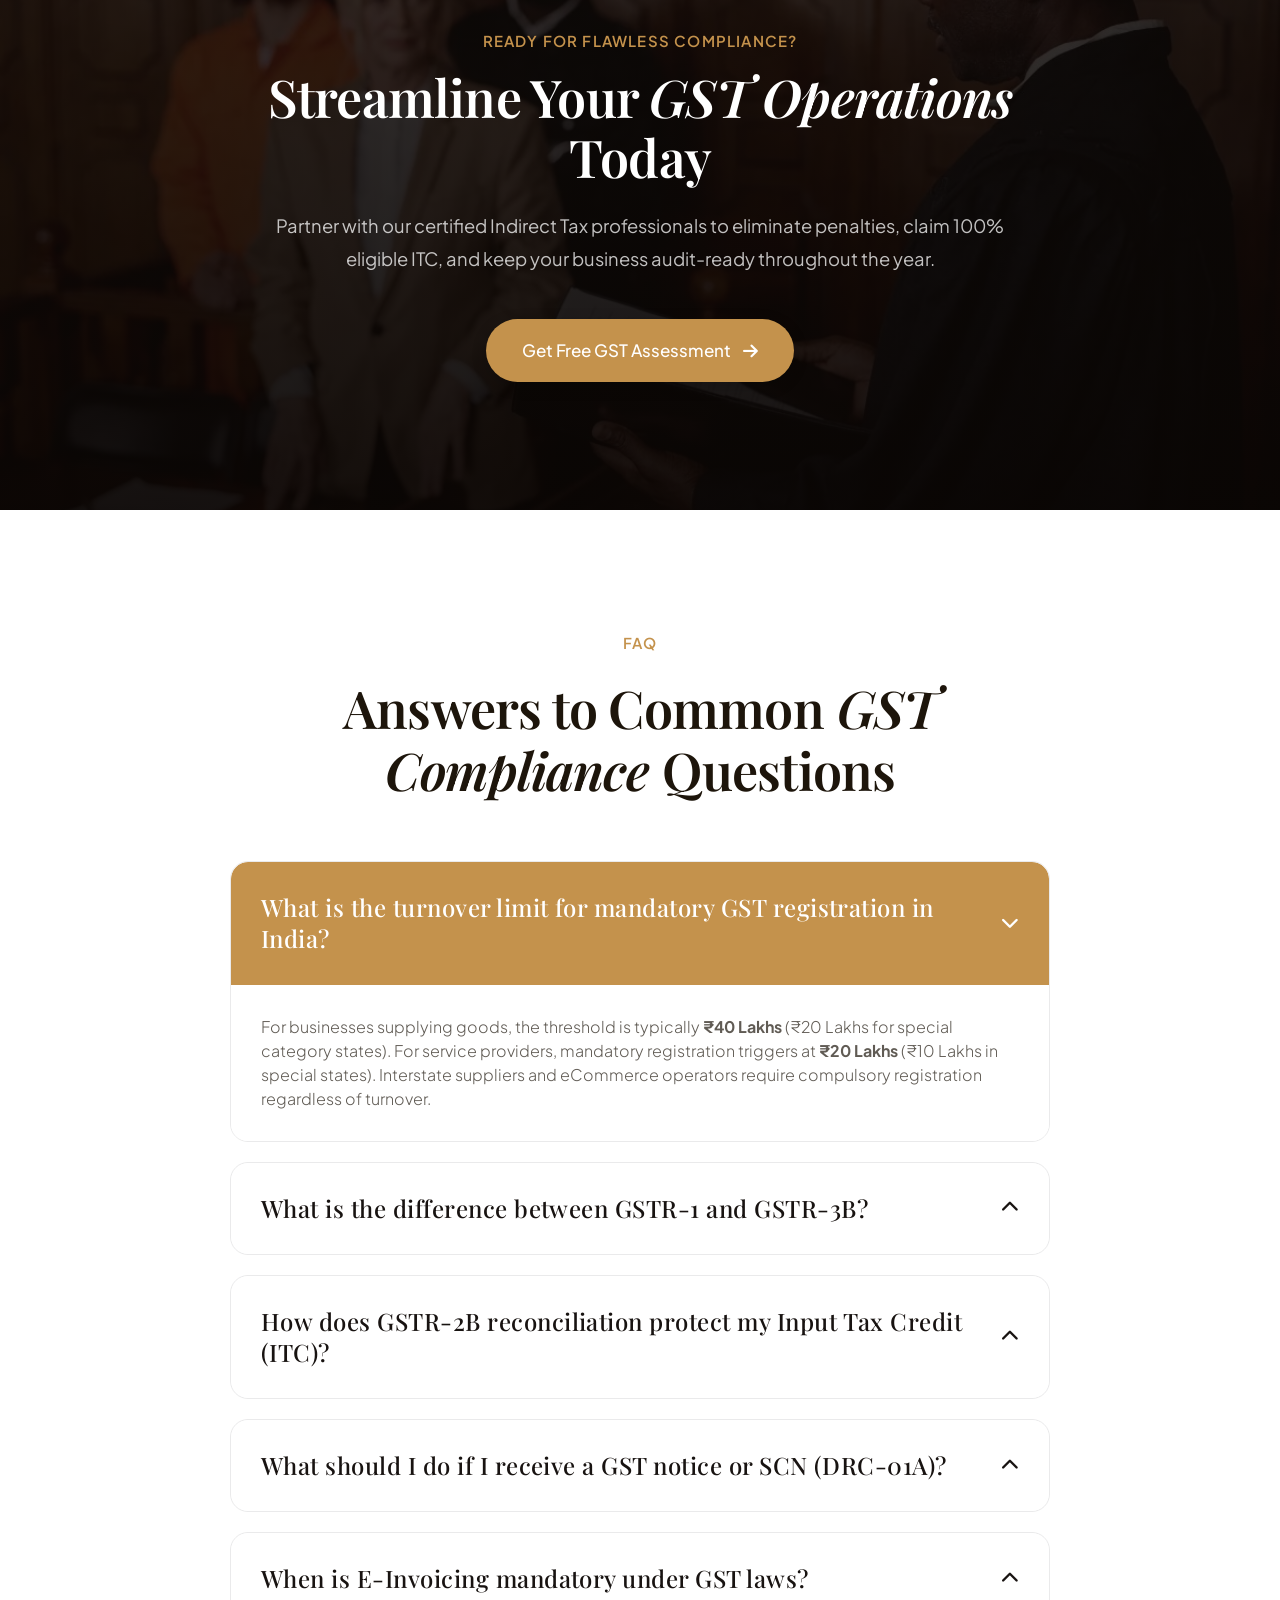
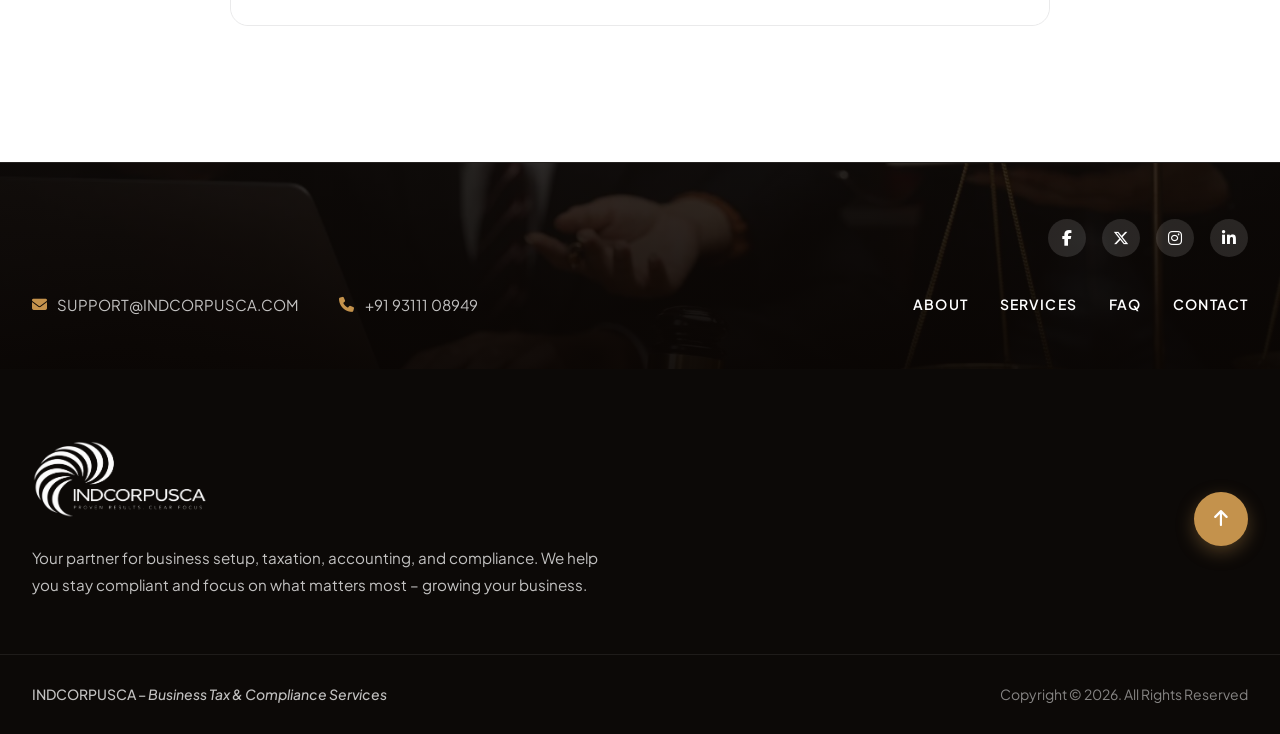
<file: gst-compliance.html>
<!DOCTYPE html>
<html lang="en">
<head>
  <meta charset="UTF-8" />
  <meta name="viewport" content="width=device-width, initial-scale=1.0" />
  <title>GST Registration &amp; Compliance Services | Return Filing &amp; ITC | INDCORPUSCA</title>
  <meta name="description" content="Simplify your GST compliance with INDCORPUSCA. End-to-end GST registration, monthly return filing, GSTR-2B ITC reconciliation, amendments, and notice assistance." />
  <meta name="keywords" content="gst registration services, gst return filing, gstr 1 gstr 3b filing, input tax credit reconciliation, gst amendment, gst notice reply, e-invoicing compliance, e-way bill generation, annual gst compliance gstr 9" />
  <link rel="canonical" href="https://indcorpusca.com/gst-compliance" />

  <!-- Open Graph / Social Meta -->
  <meta property="og:type" content="website" />
  <meta property="og:title" content="GST Registration &amp; Compliance Services | Return Filing &amp; ITC | INDCORPUSCA" />
  <meta property="og:description" content="Hassle-free GST registration, timely return filing, 2B ITC reconciliation, and expert notice assistance for startups, SMEs, and enterprises." />
  <meta property="og:url" content="https://indcorpusca.com/gst-compliance" />
  <meta property="og:image" content="images/close-up-lawyer-businessman-working-or-reading-law.webp" />

  <!-- Schema.org Structured Data -->
  <script type="application/ld+json">
  {
    "@context": "https://schema.org",
    "@type": "Service",
    "name": "GST Registration & Compliance Services",
    "provider": {
      "@type": "ProfessionalService",
      "name": "INDCORPUSCA",
      "url": "https://indcorpusca.com",
      "telephone": "+91 93111 08949",
      "email": "support@indcorpusca.com"
    },
    "description": "End-to-end Goods and Services Tax (GST) registration, periodic return filing, GSTR-2B Input Tax Credit reconciliation, notice drafting, and annual compliance audit.",
    "areaServed": {
      "@type": "Country",
      "name": "India"
    }
  }
  </script>

  <!-- Favicon -->
  <link rel="icon" type="image/x-icon" href="/favicon/favicon.ico" />
  <link rel="icon" type="image/png" sizes="16x16" href="/favicon/favicon-16x16.png" />
  <link rel="icon" type="image/png" sizes="32x32" href="/favicon/favicon-32x32.png" />
  <link rel="apple-touch-icon" sizes="180x180" href="/favicon/apple-touch-icon.png" />
  <link rel="manifest" href="/favicon/site.webmanifest" />
  <meta name="theme-color" content="#14100d" />

  <!-- Google Fonts: Playfair Display & Plus Jakarta Sans -->
  <link rel="preconnect" href="https://fonts.googleapis.com" />
  <link rel="preconnect" href="https://fonts.gstatic.com" crossorigin />
  <link href="https://fonts.googleapis.com/css2?family=Playfair+Display:ital,wght@0,400;0,500;0,600;0,700;1,400;1,500;1,600&family=Plus+Jakarta+Sans:wght@300;400;500;600;700&display=swap" rel="stylesheet" />

  <!-- FontAwesome for Social and UI Icons -->
  <link rel="stylesheet" href="https://cdnjs.cloudflare.com/ajax/libs/font-awesome/6.5.1/css/all.min.css" />

  <link rel="stylesheet" href="style.css" />
</head>
<body id="top" class="page-service-detail">

  <!-- =========================================================================
       1. HERO BANNER & HEADER ("02 — GST Compliance")
       ========================================================================= -->
  <section class="service-detail-hero" style="background-image: url('images/close-up-lawyer-businessman-working-or-reading-law.webp');">
    <div class="service-detail-overlay"></div>

    <!-- Navigation Header -->
    <header class="site-header site-header-services" id="site-header">
      <div class="nav-container">
        <a href="/" class="brand-logo" aria-label="INDCORPUSCA Home">
          <img src="images/indc-logo.webp" alt="INDCORPUSCA Business Tax and Compliance Services Logo" width="152" height="66" />
        </a>

        <nav class="nav-menu" aria-label="Main Navigation">
          <ul class="nav-list">
            <li class="nav-item"><a href="/" class="nav-link">Home</a></li>
            <li class="nav-item"><a href="about-us" class="nav-link">About Us</a></li>
            <li class="nav-item has-dropdown active">
              <a href="services" class="nav-link">
                Services
                <svg class="dropdown-chevron" viewBox="0 0 24 24" width="14" height="14" fill="none" stroke="currentColor" stroke-width="2.5" stroke-linecap="round" stroke-linejoin="round">
                  <polyline points="6 9 12 15 18 9"></polyline>
                </svg>
              </a>
              <ul class="dropdown-menu">
                <li><a href="company-registration">Company Registration</a></li>
                <li><a href="gst-compliance">GST Compliance</a></li>
                <li><a href="income-tax-services">Income Tax Services</a></li>
                <li><a href="tax-litigation">Tax Litigation</a></li>
                <li><a href="business-compliance">Business Compliance</a></li>
              </ul>
            </li>
            <li class="nav-item"><a href="faq" class="nav-link">FAQ</a></li>
            <li class="nav-item"><a href="contact-us" class="nav-link">Contact Us</a></li>
          </ul>
        </nav>

        <button class="mobile-toggle" aria-label="Toggle navigation menu" id="mobileToggle">
          <span></span>
          <span></span>
          <span></span>
        </button>
      </div>
    </header>

    <!-- Hero Content -->
    <div class="container service-detail-hero-content">
      <div class="service-hero-header">
        <span class="tag-heading section-eyebrow eyebrow-gold">02 — GST Compliance</span>
        <h1 class="service-hero-title">
          GST Registration &amp; <em>Compliance Services</em>
        </h1>
        <p class="service-hero-lead">
          Simplify your GST compliance with reliable, accurate, and timely services. Whether you are a startup, small business, freelancer, or established company, we provide end-to-end GST solutions to help you stay compliant and focus on growing your business.
        </p>
        <div class="service-hero-actions">
          <a href="#consultation" class="btn-primary">
            <span>Book GST Review</span>
            <i class="fa-solid fa-arrow-right btn-arrow"></i>
          </a>
          <a href="#capabilities" class="btn-primary btn-outline">
            <span>Explore GST Solutions</span>
          </a>
        </div>
      </div>
    </div>
  </section>


  <!-- =========================================================================
       2. OVERVIEW SECTION
       ========================================================================= -->
  <section class="about-section" id="overview">
    <div class="container">
      <div class="about-grid">
        <div class="about-image-wrapper">
          <img
            src="images/two-experienced-lawyers-in-formalwear-interacting.webp"
            alt="Chartered Accountants reviewing GST filings and tax returns"
            class="about-img"
            width="600"
            height="450"
          />
        </div>
        <div class="about-content">
          <span class="tag-heading section-eyebrow">Hassle-Free Indirect Tax</span>
          <h2 class="section-heading-dark">
            Precise, Penalty-Proof <em>GST Operations</em>
          </h2>
          <p class="about-text">
            Our experienced team ensures hassle-free registration, return filing, tax compliance, and expert guidance tailored to your business needs. India's GST regime requires strict adherence to periodic deadlines, automated e-invoicing, and rigorous Input Tax Credit (ITC) reconciliation between books and GSTR-2B. At INDCORPUSCA, our Chartered Accountants provide end-to-end indirect tax solutions, eliminating filing errors, maximizing eligible credit, and keeping your business audit-ready.
          </p>
          <div class="about-cta">
            <a href="contact-us" class="btn-primary">
              <span>Consult a GST Expert</span>
              <i class="fa-solid fa-arrow-right btn-arrow"></i>
            </a>
          </div>
        </div>
      </div>
    </div>
  </section>


  <!-- =========================================================================
       3. CORE GST SOLUTIONS / OFFERINGS
       ========================================================================= -->
  <section class="services-showcase-section" id="capabilities">
    <div class="container">
      <div class="section-header-center">
        <span class="tag-heading section-eyebrow eyebrow-gold">GST Solutions</span>
        <h2 class="section-heading-light">Comprehensive <em>Indirect Tax</em> Offerings</h2>
        <p class="section-subtitle-light">
          Whether you need instant registration, monthly routine compliance, annual reconciliation, or dispute handling, we provide complete professional support:
        </p>
      </div>

      <div class="services-grid">
        <!-- Solution 1: Registration & Amendments -->
        <div class="service-card service-card-half">
          <div class="service-card-bg" style="background-image: url('images/two-experienced-lawyers-in-formalwear-interacting.webp');"></div>
          <div class="service-card-overlay"></div>
          <div class="service-card-content">
            <h3 class="service-card-title">GST Registration &amp; Amendments</h3>
            <p class="service-card-desc">
              New GST registration, voluntary registration, casual taxable person, and non-resident registration. Full support with core/non-core field amendments, address changes, and cancellation revocation.
            </p>
            <a href="contact-us" class="service-circle-btn" aria-label="Consult for GST Registration">
              <i class="fa-solid fa-arrow-right"></i>
            </a>
          </div>
        </div>

        <!-- Solution 2: Monthly Filings & 2B Matching -->
        <div class="service-card service-card-half">
          <div class="service-card-bg" style="background-image: url('images/close-up-lawyer-businessman-working-or-reading-law.webp');"></div>
          <div class="service-card-overlay"></div>
          <div class="service-card-content">
            <h3 class="service-card-title">Periodic Return Filing (GSTR-1 &amp; 3B)</h3>
            <p class="service-card-desc">
              Accurate and timely monthly and quarterly GST return filing based on your business records, helping you meet statutory deadlines, avoid late fee penalties, and maintain pristine compliance standing.
            </p>
            <a href="contact-us" class="service-circle-btn" aria-label="Consult for Return Filing">
              <i class="fa-solid fa-arrow-right"></i>
            </a>
          </div>
        </div>

        <!-- Solution 3: Input Tax Credit (ITC) Assistance -->
        <div class="service-card service-card-half">
          <div class="service-card-bg" style="background-image: url('images/two-attorneys-exchanging-documents-sitting-side.webp');"></div>
          <div class="service-card-overlay"></div>
          <div class="service-card-content">
            <h3 class="service-card-title">Input Tax Credit (ITC) Reconciliation</h3>
            <p class="service-card-desc">
              Automated multi-rule reconciliation between purchase registers and GSTR-2B to capture every eligible rupee of tax credit, prevent blocked credit leakages, and track non-compliant vendors.
            </p>
            <a href="contact-us" class="service-circle-btn" aria-label="Consult for ITC Reconciliation">
              <i class="fa-solid fa-arrow-right"></i>
            </a>
          </div>
        </div>

        <!-- Solution 4: GST Notice & SCN Assistance -->
        <div class="service-card service-card-half">
          <div class="service-card-bg" style="background-image: url('images/young-business-people-meeting-office-teamwork-group.webp');"></div>
          <div class="service-card-overlay"></div>
          <div class="service-card-content">
            <h3 class="service-card-title">GST Notice &amp; SCN Assistance</h3>
            <p class="service-card-desc">
              Professional support reviewing GST notices, understanding their legal implications, preparing fact-based replies to ASMT-10 / DRC-01, representation before GST authorities, and refund litigation support.
            </p>
            <a href="contact-us" class="service-circle-btn" aria-label="Consult for GST Notice Assistance">
              <i class="fa-solid fa-arrow-right"></i>
            </a>
          </div>
        </div>

        <!-- Solution 5: E-Way Bill & E-Invoicing Compliance -->
        <div class="service-card service-card-half">
          <div class="service-card-bg" style="background-image: url('images/real-estate-agent-holding-contract-showing-details.webp');"></div>
          <div class="service-card-overlay"></div>
          <div class="service-card-content">
            <h3 class="service-card-title">E-Way Bill &amp; E-Invoicing Compliance</h3>
            <p class="service-card-desc">
              Assistance with e-way bill generation for consignment transit, automated e-invoicing implementation, ERP API integration, and ongoing compliance support to meet statutory electronic invoicing mandates.
            </p>
            <a href="contact-us" class="service-circle-btn" aria-label="Consult for E-Way Bill and E-Invoicing">
              <i class="fa-solid fa-arrow-right"></i>
            </a>
          </div>
        </div>

        <!-- Solution 6: GST Advisory & Annual GSTR-9 Audit -->
        <div class="service-card service-card-half">
          <div class="service-card-bg" style="background-image: url('images/explaining-contract-points-to-colleague.webp');"></div>
          <div class="service-card-overlay"></div>
          <div class="service-card-content">
            <h3 class="service-card-title">GST Advisory &amp; Annual Compliance</h3>
            <p class="service-card-desc">
              Strategic guidance on taxability, HSN/SAC classification, transaction opinions, alongside thorough preparation of GSTR-9 annual returns and GSTR-9C reconciliation statements with audited financial books.
            </p>
            <a href="contact-us" class="service-circle-btn" aria-label="Consult for GST Advisory & Annual Filing">
              <i class="fa-solid fa-arrow-right"></i>
            </a>
          </div>
        </div>
      </div>
    </div>
  </section>


  <!-- =========================================================================
       4. PROCESS SECTION ("A Clear Legal Process")
       ========================================================================= -->
  <section class="process-section" id="process">
    <div class="container">
      <div class="process-layout">
        <!-- Left: Intro & Clean FAQ Link -->
        <div class="process-intro">
          <div>
            <span class="section-eyebrow">The Process</span>
            <h2 class="section-heading-dark">Step-by-Step <em>Filing &amp; Audit</em> Workflow</h2>
            <p class="process-lead">
              Our monthly compliance cycle follows a rigorous 4-step verification framework ensuring full tax accuracy and zero filing delays.
            </p>
          </div>
          <div class="process-faq-wrapper">
            <h5 class="process-faq-title">Still Have Questions?</h5>
            <p class="process-faq-text">
              Check out our <a href="faq" class="process-faq-link">FAQ</a> to learn more.
            </p>
          </div>
        </div>

        <!-- Right: Numbered Feature List -->
        <div class="feature-list-wrapper">
          <!-- Step 1 -->
          <div class="feature-list-item">
            <span class="connector"></span>
            <div class="icon-wrapper">
              <div class="icon">
                <img src="images/number-1-new.webp" alt="Step 1" width="16" height="16" />
              </div>
            </div>
            <div class="feature-list-content">
              <h3 class="feature-list-title">Data Ingestion &amp; Ledger Audit</h3>
              <p class="feature-list-desc">We extract outward sales invoices, purchase registers, debit/credit notes, and cash ledgers from your accounting software by the 5th of each month.</p>
            </div>
          </div>

          <!-- Step 2 -->
          <div class="feature-list-item">
            <span class="connector"></span>
            <div class="icon-wrapper">
              <div class="icon">
                <img src="images/number-2-new.webp" alt="Step 2" width="16" height="16" />
              </div>
            </div>
            <div class="feature-list-content">
              <h3 class="feature-list-title">2B vs Books Reconciliation</h3>
              <p class="feature-list-desc">Automated multi-rule reconciliation isolates missing vendor invoices, mismatched tax amounts, and blocked credits under Section 17(5).</p>
            </div>
          </div>

          <!-- Step 3 -->
          <div class="feature-list-item">
            <span class="connector"></span>
            <div class="icon-wrapper">
              <div class="icon">
                <img src="images/number-3-new.webp" alt="Step 3" width="16" height="16" />
              </div>
            </div>
            <div class="feature-list-content">
              <h3 class="feature-list-title">Computation &amp; Client Sign-off</h3>
              <p class="feature-list-desc">Preparation of GSTR-1 and GSTR-3B with net tax liability calculation, cash ledger offset summary, and client verification approval.</p>
            </div>
          </div>

          <!-- Step 4 -->
          <div class="feature-list-item">
            <div class="icon-wrapper">
              <div class="icon">
                <img src="images/number-4-new.webp" alt="Step 4" width="16" height="16" />
              </div>
            </div>
            <div class="feature-list-content">
              <h3 class="feature-list-title">Portal Filing &amp; Archival</h3>
              <p class="feature-list-desc">Timely submission via DSC / EVC on the GSTN portal, challan generation for tax payment, and archival of official filing receipts.</p>
            </div>
          </div>
        </div>
      </div>
    </div>
  </section>


  <!-- =========================================================================
       5. KEY STATS SECTION
       ========================================================================= -->
  <section class="home-stats-section" id="stats">
    <div class="container story-container">
      <div class="about-stats-box">
        <!-- Stat 1 -->
        <div class="stat-col">
          <div class="stat-num-row">
            <span class="stat-big-num">15</span>
            <sup class="stat-super">+</sup>
          </div>
          <p class="stat-caption">Years Experience</p>
        </div>

        <!-- Stat 2 -->
        <div class="stat-col">
          <div class="stat-num-row">
            <span class="stat-big-num">20</span>
            <sup class="stat-super">+</sup>
          </div>
          <p class="stat-caption">Award Winning</p>
        </div>

        <!-- Stat 3 -->
        <div class="stat-col">
          <div class="stat-num-row">
            <span class="stat-big-num">320</span>
            <sup class="stat-super">+</sup>
          </div>
          <p class="stat-caption">GST Audits Closed</p>
        </div>

        <!-- Stat 4 -->
        <div class="stat-col">
          <div class="stat-num-row">
            <span class="stat-big-num">97</span>
            <sup class="stat-super">%</sup>
          </div>
          <p class="stat-caption">Satisfaction Rate</p>
        </div>
      </div>
    </div>
  </section>


  <!-- =========================================================================
       6. CLIENTS / PARTNERS LOGO STRIP
       ========================================================================= -->
  <section class="partners-section">
    <div class="container">
      <p class="partners-tagline">Professional Support for Every Stage of Business</p>
      <div class="partners-grid">
        <div class="partner-item">
          <img src="images/Business%20Registration.png" alt="Business Registration Services" width="177" height="72" />
        </div>
        <div class="partner-item">
          <img src="images/GST.png" alt="GST Registration &amp; Compliance" width="177" height="72" />
        </div>
        <div class="partner-item">
          <img src="images/Income%20Tax.png" alt="Income Tax Return &amp; Planning" width="177" height="72" />
        </div>
        <div class="partner-item">
          <img src="images/Accounting.png" alt="Accounting &amp; Bookkeeping Services" width="177" height="72" />
        </div>
        <div class="partner-item">
          <img src="images/Compliance.png" alt="Corporate Compliance &amp; Secretarial" width="177" height="72" />
        </div>
      </div>
    </div>
  </section>


  <!-- =========================================================================
       7. PACKAGES & PRICING FOR GST COMPLIANCE
       ========================================================================= -->
  <section class="pricing-section" id="pricing">
    <div class="container">
      <div class="section-header-center">
        <span class="tag-heading section-eyebrow eyebrow-gold">Transparent Packages</span>
        <h2 class="section-heading-dark">All-Inclusive <em>GST Retainer</em> Plans</h2>
        <p class="section-subtitle-dark">
          Predictable monthly retainers covering return preparation, 2B reconciliations, and dedicated CA support with zero hidden fees.
        </p>
      </div>

      <div class="pricing-grid">
        <!-- Package 1: Starter -->
        <div class="pricing-card">
          <div class="pricing-card-header">
            <h3 class="plan-name">GST Starter</h3>
            <div class="plan-price-row">
              <span class="plan-price">₹1,499</span>
              <span class="plan-cycle">/ month</span>
            </div>
            <p class="plan-subtitle">Ideal for service freelancers, startups, and nil/low volume businesses.</p>
          </div>

          <div class="pricing-divider"></div>

          <ul class="plan-features">
            <li><i class="fa-solid fa-check"></i> <span>Monthly GSTR-1 &amp; GSTR-3B Filings</span></li>
            <li><i class="fa-solid fa-check"></i> <span>Up to 30 Invoices per month</span></li>
            <li><i class="fa-solid fa-check"></i> <span>Basic GSTR-2B ITC Matching</span></li>
            <li><i class="fa-solid fa-check"></i> <span>Electronic Cash Ledger Balancing</span></li>
            <li><i class="fa-solid fa-check"></i> <span>Challan Generation &amp; Filing Receipts</span></li>
          </ul>

          <div class="pricing-cta">
            <a href="contact-us" class="btn-plan-dark">
              <span>Choose Starter</span>
            </a>
          </div>
        </div>

        <!-- Package 2: Business Growth (Popular) -->
        <div class="pricing-card pricing-card-popular">
          <div class="pricing-card-header">
            <h3 class="plan-name">Business Growth <span class="plan-badge-inline">Recommended</span></h3>
            <div class="plan-price-row">
              <span class="plan-price">₹3,999</span>
              <span class="plan-cycle">/ month</span>
            </div>
            <p class="plan-subtitle">Designed for active trading, eCommerce, and growing service firms.</p>
          </div>

          <div class="pricing-divider"></div>

          <ul class="plan-features">
            <li><i class="fa-solid fa-check"></i> <span>Everything in GST Starter</span></li>
            <li><i class="fa-solid fa-check"></i> <span>Up to 150 Invoices per month</span></li>
            <li><i class="fa-solid fa-check"></i> <span>Automated 2B vs Books Reconciliation</span></li>
            <li><i class="fa-solid fa-check"></i> <span>Vendor Invoicing Discrepancy Tracking</span></li>
            <li><i class="fa-solid fa-check"></i> <span>E-Way Bill &amp; E-Invoicing Guidance</span></li>
            <li><i class="fa-solid fa-check"></i> <span>Dedicated CA Account Manager</span></li>
          </ul>

          <div class="pricing-cta">
            <a href="contact-us" class="btn-plan-gold">
              <span>Choose Growth</span>
            </a>
          </div>
        </div>

        <!-- Package 3: Enterprise Pro -->
        <div class="pricing-card">
          <div class="pricing-card-header">
            <h3 class="plan-name">Enterprise Pro</h3>
            <div class="plan-price-row">
              <span class="plan-price">₹8,999</span>
              <span class="plan-cycle">/ month</span>
            </div>
            <p class="plan-subtitle">Comprehensive indirect tax management with notice defense &amp; annual return.</p>
          </div>

          <div class="pricing-divider"></div>

          <ul class="plan-features">
            <li><i class="fa-solid fa-check"></i> <span>Everything in Business Growth</span></li>
            <li><i class="fa-solid fa-check"></i> <span>Unlimited Invoices &amp; Multi-State GST</span></li>
            <li><i class="fa-solid fa-check"></i> <span>Annual Return GSTR-9 &amp; 9C Audit</span></li>
            <li><i class="fa-solid fa-check"></i> <span>ASMT-10 / DRC-01 Notice Responses</span></li>
            <li><i class="fa-solid fa-check"></i> <span>Refund Claim (RFD-01) &amp; Export LUT</span></li>
            <li><i class="fa-solid fa-check"></i> <span>Senior Tax Advocate Advisory</span></li>
          </ul>

          <div class="pricing-cta">
            <a href="contact-us" class="btn-plan-dark">
              <span>Choose Enterprise</span>
            </a>
          </div>
        </div>
      </div>
    </div>
  </section>


  <!-- =========================================================================
       8. TESTIMONIALS SECTION
       ========================================================================= -->
  <section class="testimonials-section" id="testimonials">
    <div class="container">
      <div class="testimonials-box-layout">
        <!-- Left: Image Column -->
        <div class="testimonials-image-col">
          <div class="testimonials-image-wrap" style="background-image: url('images/business-people-crop.webp');" aria-label="Our Satisfied Clients"></div>
        </div>

        <!-- Right: Testimonial Card Column -->
        <div class="testimonials-card-col">
          <span class="testimonials-eyebrow">Client Feedback</span>

          <!-- Testimonial Slides Container -->
          <div class="testimonials-slides-wrapper">
            <!-- Slide 1 -->
            <div class="testimonial-slide active">
              <p class="testimonial-quote">
                "Switching our GST compliance to INDCORPUSCA resolved our persistent ITC mismatches. Their automated GSTR-2B reconciliation captured over ₹4.5 Lakhs in unclaimed credits in the first quarter alone!"
              </p>
              <div class="testimonial-footer">
                <div class="testimonial-author">
                  <strong class="author-name">Alfredo Torres</strong>
                  <span class="author-role">Manufacturing Enterprise Director</span>
                </div>
                <div class="testimonial-controls">
                  <button type="button" class="testimonial-arrow-btn prev-btn" aria-label="Previous Testimonial">
                    <i class="fa-solid fa-chevron-left"></i>
                  </button>
                  <button type="button" class="testimonial-arrow-btn next-btn" aria-label="Next Testimonial">
                    <i class="fa-solid fa-chevron-right"></i>
                  </button>
                </div>
              </div>
            </div>

            <!-- Slide 2 -->
            <div class="testimonial-slide">
              <p class="testimonial-quote">
                "INDCORPUSCA helped us resolve an unexpected DRC-01A departmental notice with precision. Their team drafted a point-by-point factual rebuttal and represented us before the adjudicating authority with zero penalty."
              </p>
              <div class="testimonial-footer">
                <div class="testimonial-author">
                  <strong class="author-name">Michael Tran</strong>
                  <span class="author-role">Supply Chain Operator</span>
                </div>
                <div class="testimonial-controls">
                  <button type="button" class="testimonial-arrow-btn prev-btn" aria-label="Previous Testimonial">
                    <i class="fa-solid fa-chevron-left"></i>
                  </button>
                  <button type="button" class="testimonial-arrow-btn next-btn" aria-label="Next Testimonial">
                    <i class="fa-solid fa-chevron-right"></i>
                  </button>
                </div>
              </div>
            </div>

            <!-- Slide 3 -->
            <div class="testimonial-slide">
              <p class="testimonial-quote">
                "Their monthly GSTR-1 and GSTR-3B filings are completely prompt and accurate. We never have to worry about late fee cutoffs or portal glitches. Truly dependable CA indirect tax support."
              </p>
              <div class="testimonial-footer">
                <div class="testimonial-author">
                  <strong class="author-name">Avery Chen</strong>
                  <span class="author-role">eCommerce Business Founder</span>
                </div>
                <div class="testimonial-controls">
                  <button type="button" class="testimonial-arrow-btn prev-btn" aria-label="Previous Testimonial">
                    <i class="fa-solid fa-chevron-left"></i>
                  </button>
                  <button type="button" class="testimonial-arrow-btn next-btn" aria-label="Next Testimonial">
                    <i class="fa-solid fa-chevron-right"></i>
                  </button>
                </div>
              </div>
            </div>

            <!-- Slide 4 -->
            <div class="testimonial-slide">
              <p class="testimonial-quote">
                "From our multi-state GST registrations to seamless export Letter of Undertaking (LUT) renewals, INDCORPUSCA has been an indispensable compliance partner for our software export firm."
              </p>
              <div class="testimonial-footer">
                <div class="testimonial-author">
                  <strong class="author-name">Nadia Brooks</strong>
                  <span class="author-role">IT Exporter &amp; CEO</span>
                </div>
                <div class="testimonial-controls">
                  <button type="button" class="testimonial-arrow-btn prev-btn" aria-label="Previous Testimonial">
                    <i class="fa-solid fa-chevron-left"></i>
                  </button>
                  <button type="button" class="testimonial-arrow-btn next-btn" aria-label="Next Testimonial">
                    <i class="fa-solid fa-chevron-right"></i>
                  </button>
                </div>
              </div>
            </div>
          </div>
        </div>
      </div>
    </div>
  </section>


  <!-- =========================================================================
       9. CONSULTATION CTA BANNER
       ========================================================================= -->
  <section class="discuss-section" id="consultation">
    <div class="discuss-overlay"></div>
    <div class="container discuss-container">
      <div class="discuss-content">
        <span class="tag-heading section-eyebrow eyebrow-gold">Ready for Flawless Compliance?</span>
        <h2 class="discuss-title">Streamline Your <em>GST Operations</em> Today</h2>
        <p class="discuss-lead">
          Partner with our certified Indirect Tax professionals to eliminate penalties, claim 100% eligible ITC, and keep your business audit-ready throughout the year.
        </p>
        <a href="contact-us" class="btn-primary">
          <span>Get Free GST Assessment</span>
          <i class="fa-solid fa-arrow-right btn-arrow"></i>
        </a>
      </div>
    </div>
  </section>


  <!-- =========================================================================
       10. FREQUENTLY ASKED QUESTIONS
       ========================================================================= -->
  <section class="faq-section" id="faq">
    <div class="container">
      <div class="faq-container-inner">
        <div class="faq-header">
          <span class="tag-heading section-eyebrow">FAQ</span>
          <h2 class="faq-heading">Answers to Common <em>GST Compliance</em> Questions</h2>
        </div>

        <div class="accordion-list">
          <!-- Accordion 1 (Active) -->
          <div class="accordion-item active">
            <button class="accordion-header" aria-expanded="true">
              <span class="accordion-title">What is the turnover limit for mandatory GST registration in India?</span>
              <span class="accordion-icon"><i class="fa-solid fa-chevron-down"></i></span>
            </button>
            <div class="accordion-body">
              <div class="accordion-content">
                <p>For businesses supplying goods, the threshold is typically <strong>₹40 Lakhs</strong> (₹20 Lakhs for special category states). For service providers, mandatory registration triggers at <strong>₹20 Lakhs</strong> (₹10 Lakhs in special states). Interstate suppliers and eCommerce operators require compulsory registration regardless of turnover.</p>
              </div>
            </div>
          </div>

          <!-- Accordion 2 -->
          <div class="accordion-item">
            <button class="accordion-header" aria-expanded="false">
              <span class="accordion-title">What is the difference between GSTR-1 and GSTR-3B?</span>
              <span class="accordion-icon"><i class="fa-solid fa-chevron-up"></i></span>
            </button>
            <div class="accordion-body">
              <div class="accordion-content">
                <p><strong>GSTR-1</strong> is a statement of outward supplies where you report all sales invoices, B2B details, and credit notes. <strong>GSTR-3B</strong> is a monthly self-assessed summary return where you report total sales, claim eligible Input Tax Credit (ITC), and pay the net output tax liability.</p>
              </div>
            </div>
          </div>

          <!-- Accordion 3 -->
          <div class="accordion-item">
            <button class="accordion-header" aria-expanded="false">
              <span class="accordion-title">How does GSTR-2B reconciliation protect my Input Tax Credit (ITC)?</span>
              <span class="accordion-icon"><i class="fa-solid fa-chevron-up"></i></span>
            </button>
            <div class="accordion-body">
              <div class="accordion-content">
                <p>Under GST Rule 36(4), you can only claim Input Tax Credit on invoices that appear in your auto-generated GSTR-2B statement filed by your suppliers. Reconciling your purchase register with GSTR-2B ensures you never overclaim (triggering 18% interest under Section 50) or underclaim eligible credit.</p>
              </div>
            </div>
          </div>

          <!-- Accordion 4 -->
          <div class="accordion-item">
            <button class="accordion-header" aria-expanded="false">
              <span class="accordion-title">What should I do if I receive a GST notice or SCN (DRC-01A)?</span>
              <span class="accordion-icon"><i class="fa-solid fa-chevron-up"></i></span>
            </button>
            <div class="accordion-body">
              <div class="accordion-content">
                <p>Do not ignore it. GST notices carry strict 15 to 30-day statutory response deadlines. Share the notice with our indirect tax team immediately. We examine the statutory grounds, verify your reconciliations, and draft a point-by-point factual reply with supporting invoice ledgers.</p>
              </div>
            </div>
          </div>

          <!-- Accordion 5 -->
          <div class="accordion-item">
            <button class="accordion-header" aria-expanded="false">
              <span class="accordion-title">When is E-Invoicing mandatory under GST laws?</span>
              <span class="accordion-icon"><i class="fa-solid fa-chevron-up"></i></span>
            </button>
            <div class="accordion-body">
              <div class="accordion-content">
                <p>Currently, e-invoicing is mandatory for registered businesses whose aggregate turnover exceeded <strong>₹5 Crores</strong> in any preceding financial year since 2017-18. B2B invoices and export invoices must be authenticated on the Invoice Registration Portal (IRP) to generate an IRN and QR code.</p>
              </div>
            </div>
          </div>
        </div>
      </div>
    </div>
  </section>


  <!-- =========================================================================
       11. DUAL-TIER FOOTER SECTION
       ========================================================================= -->
  <footer class="site-footer">
    <div class="footer-hero-strip">
      <div class="footer-hero-overlay"></div>
      <div class="container footer-strip-container">
        <div class="footer-strip-top">
          <div class="footer-strip-socials">
            <a href="#" aria-label="Facebook"><i class="fa-brands fa-facebook-f"></i></a>
            <a href="#" aria-label="Twitter"><i class="fa-brands fa-x-twitter"></i></a>
            <a href="#" aria-label="Instagram"><i class="fa-brands fa-instagram"></i></a>
            <a href="#" aria-label="LinkedIn"><i class="fa-brands fa-linkedin-in"></i></a>
          </div>
        </div>

        <div class="footer-strip-bottom">
          <div class="footer-strip-contacts">
            <div class="contact-pill">
              <i class="fa-solid fa-envelope"></i>
              <span>SUPPORT@INDCORPUSCA.COM</span>
            </div>
            <div class="contact-pill">
              <i class="fa-solid fa-phone"></i>
              <span>+91 93111 08949</span>
            </div>
          </div>

          <div class="footer-strip-nav">
            <a href="about-us">ABOUT</a>
            <a href="services">SERVICES</a>
            <a href="faq">FAQ</a>
            <a href="contact-us">CONTACT</a>
          </div>
        </div>
      </div>
    </div>

    <div class="footer-middle">
      <div class="container footer-middle-container">
        <div class="footer-brand-col">
          <a href="/" class="footer-logo">
            <img src="images/indc-logo.webp" alt="INDCORPUSCA Business Tax and Compliance Services Logo" width="175" height="78" />
          </a>
          <p class="footer-bio">
            Your partner for business setup, taxation, accounting, and compliance. We help you stay compliant and focus on what matters most – growing your business.
          </p>
        </div>

        <div class="footer-back-to-top">
          <a href="#top" class="back-to-top-btn" aria-label="Back to Top">
            <i class="fa-solid fa-arrow-up"></i>
          </a>
        </div>
      </div>
    </div>

    <div class="footer-bottom">
      <div class="container footer-bottom-container">
        <h6 class="copyright-brand">INDCORPUSCA – <em>Business Tax &amp; Compliance Services</em></h6>
        <h6 class="copyright-text">Copyright &copy; 2026. All Rights Reserved</h6>
      </div>
    </div>
  </footer>


  <!-- Interactive JavaScript -->
  <script>
    const mobileToggle = document.getElementById('mobileToggle');
    const navMenu = document.querySelector('.nav-menu');

    if (mobileToggle && navMenu) {
      mobileToggle.addEventListener('click', () => {
        mobileToggle.classList.toggle('active');
        navMenu.classList.toggle('active');
      });
    }

    const header = document.getElementById('site-header');
    if (header) {
      window.addEventListener('scroll', () => {
        if (window.scrollY > 40) {
          header.classList.add('scrolled');
        } else {
          header.classList.remove('scrolled');
        }
      });
    }

    const accordionHeaders = document.querySelectorAll('.accordion-header');

    accordionHeaders.forEach(header => {
      header.addEventListener('click', () => {
        const item = header.parentElement;
        const isActive = item.classList.contains('active');

        document.querySelectorAll('.accordion-item').forEach(accItem => {
          accItem.classList.remove('active');
          const btn = accItem.querySelector('.accordion-header');
          if (btn) btn.setAttribute('aria-expanded', 'false');
          const icon = accItem.querySelector('.accordion-icon i');
          if (icon) {
            icon.classList.remove('fa-chevron-up');
            icon.classList.add('fa-chevron-down');
          }
        });

        if (!isActive) {
          item.classList.add('active');
          header.setAttribute('aria-expanded', 'true');
          const icon = header.querySelector('.accordion-icon i');
          if (icon) {
            icon.classList.remove('fa-chevron-down');
            icon.classList.add('fa-chevron-up');
          }
        }
      });
    });

    // Testimonials Carousel Logic
    (function initTestimonialsCarousel() {
      const testimonialsSection = document.querySelector('.testimonials-section');
      if (!testimonialsSection) return;

      const slides = testimonialsSection.querySelectorAll('.testimonial-slide');
      if (slides.length <= 1) return;

      let currentIndex = 0;
      slides.forEach((slide, idx) => {
        if (slide.classList.contains('active')) currentIndex = idx;
      });

      function showSlide(index) {
        currentIndex = (index + slides.length) % slides.length;
        slides.forEach((slide, idx) => {
          slide.classList.toggle('active', idx === currentIndex);
        });
      }

      testimonialsSection.addEventListener('click', (e) => {
        const prevBtn = e.target.closest('.prev-btn, #prevTestimonial');
        const nextBtn = e.target.closest('.next-btn, #nextTestimonial');

        if (prevBtn) {
          e.preventDefault();
          showSlide(currentIndex - 1);
        } else if (nextBtn) {
          e.preventDefault();
          showSlide(currentIndex + 1);
        }
      });

      // Keyboard arrow navigation
      testimonialsSection.addEventListener('keydown', (e) => {
        if (e.key === 'ArrowLeft') {
          e.preventDefault();
          showSlide(currentIndex - 1);
        } else if (e.key === 'ArrowRight') {
          e.preventDefault();
          showSlide(currentIndex + 1);
        }
      });

      // Mobile swipe gesture support
      let startX = 0;
      testimonialsSection.addEventListener('touchstart', (e) => {
        if (e.touches && e.touches.length > 0) {
          startX = e.touches[0].clientX;
        }
      }, { passive: true });

      testimonialsSection.addEventListener('touchend', (e) => {
        if (e.changedTouches && e.changedTouches.length > 0) {
          const diffX = startX - e.changedTouches[0].clientX;
          if (Math.abs(diffX) > 40) {
            if (diffX > 0) {
              showSlide(currentIndex + 1);
            } else {
              showSlide(currentIndex - 1);
            }
          }
        }
      }, { passive: true });
    })();
  </script>

  <!-- Offline file:// link support so local preview continues working without a web server -->
  <script>
    if (window.location.protocol === 'file:') {
      document.querySelectorAll('a[href]').forEach(function(a) {
        var h = a.getAttribute('href');
        if (h && !h.startsWith('http') && !h.startsWith('#') && !h.includes('.')) {
          a.setAttribute('href', (h === '/' ? 'index' : h) + '.html');
        }
      });
    }
  </script>
</body>
</html>
</file>
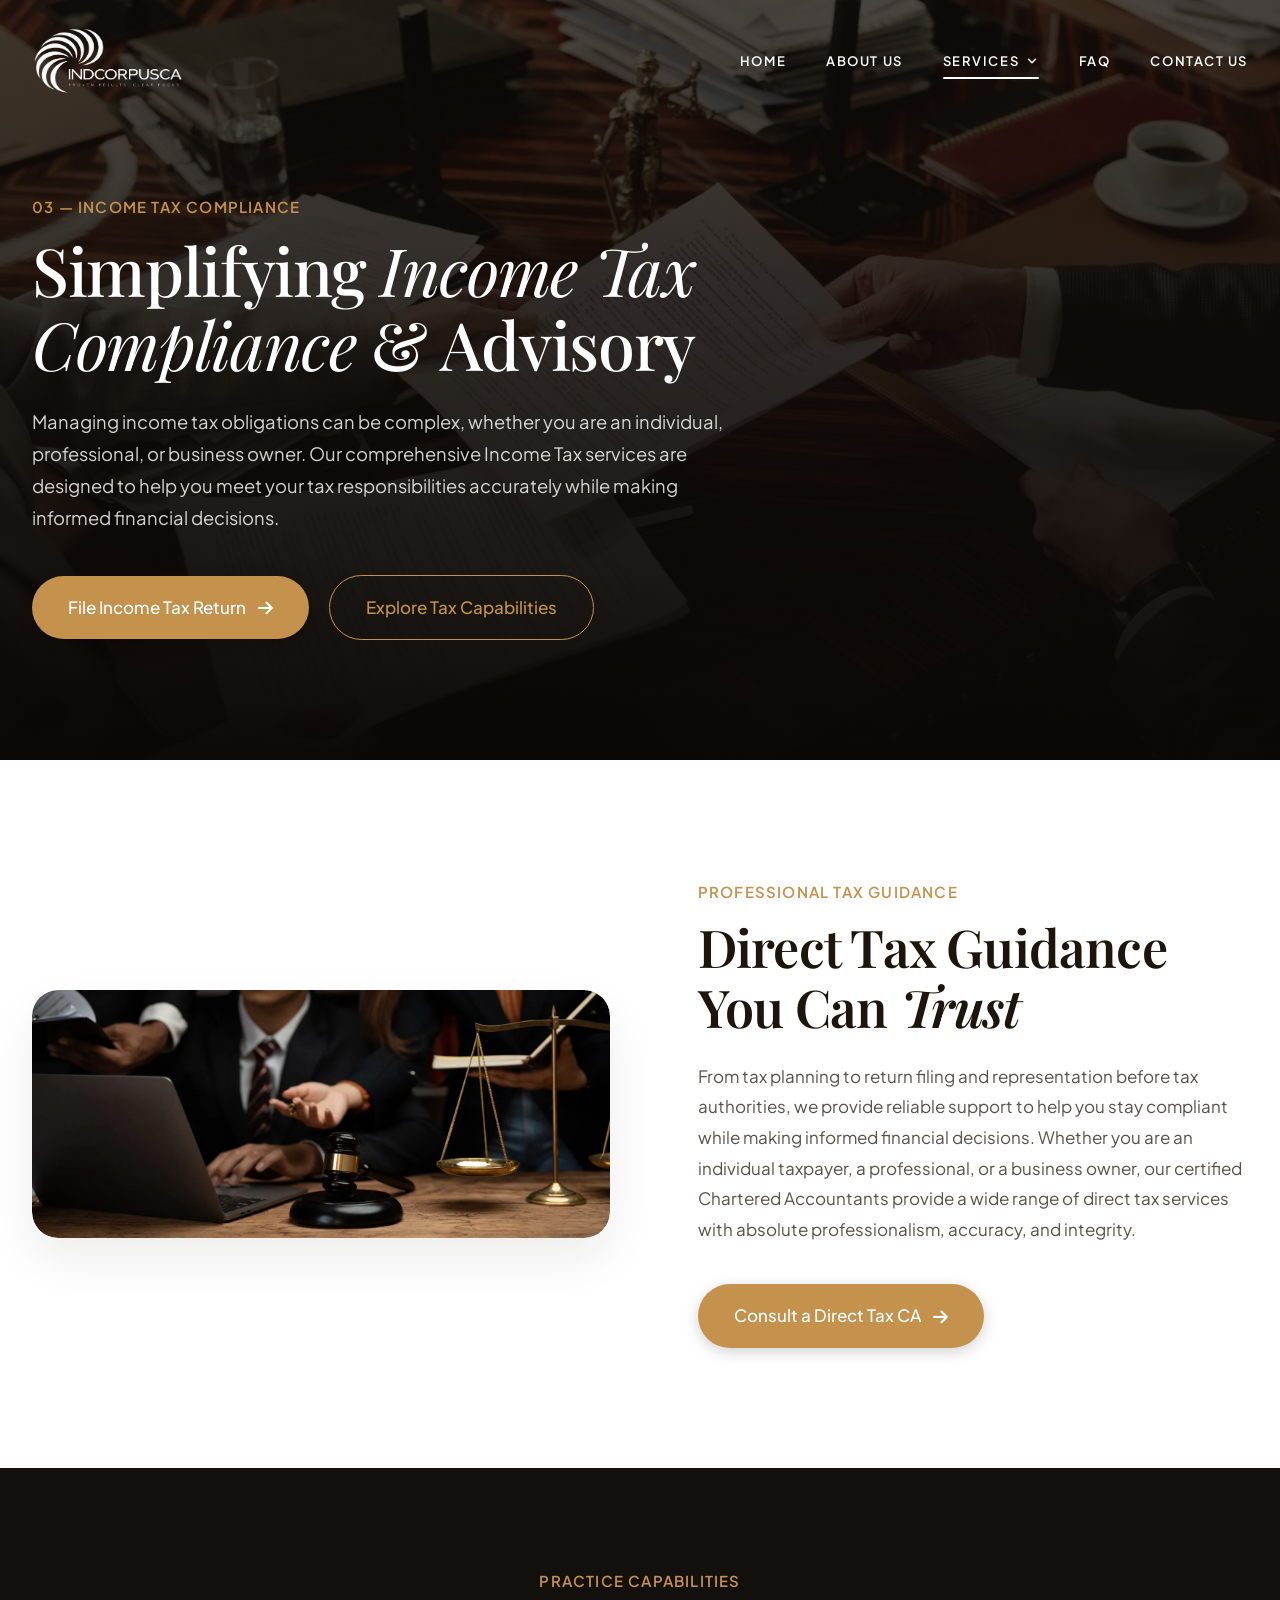
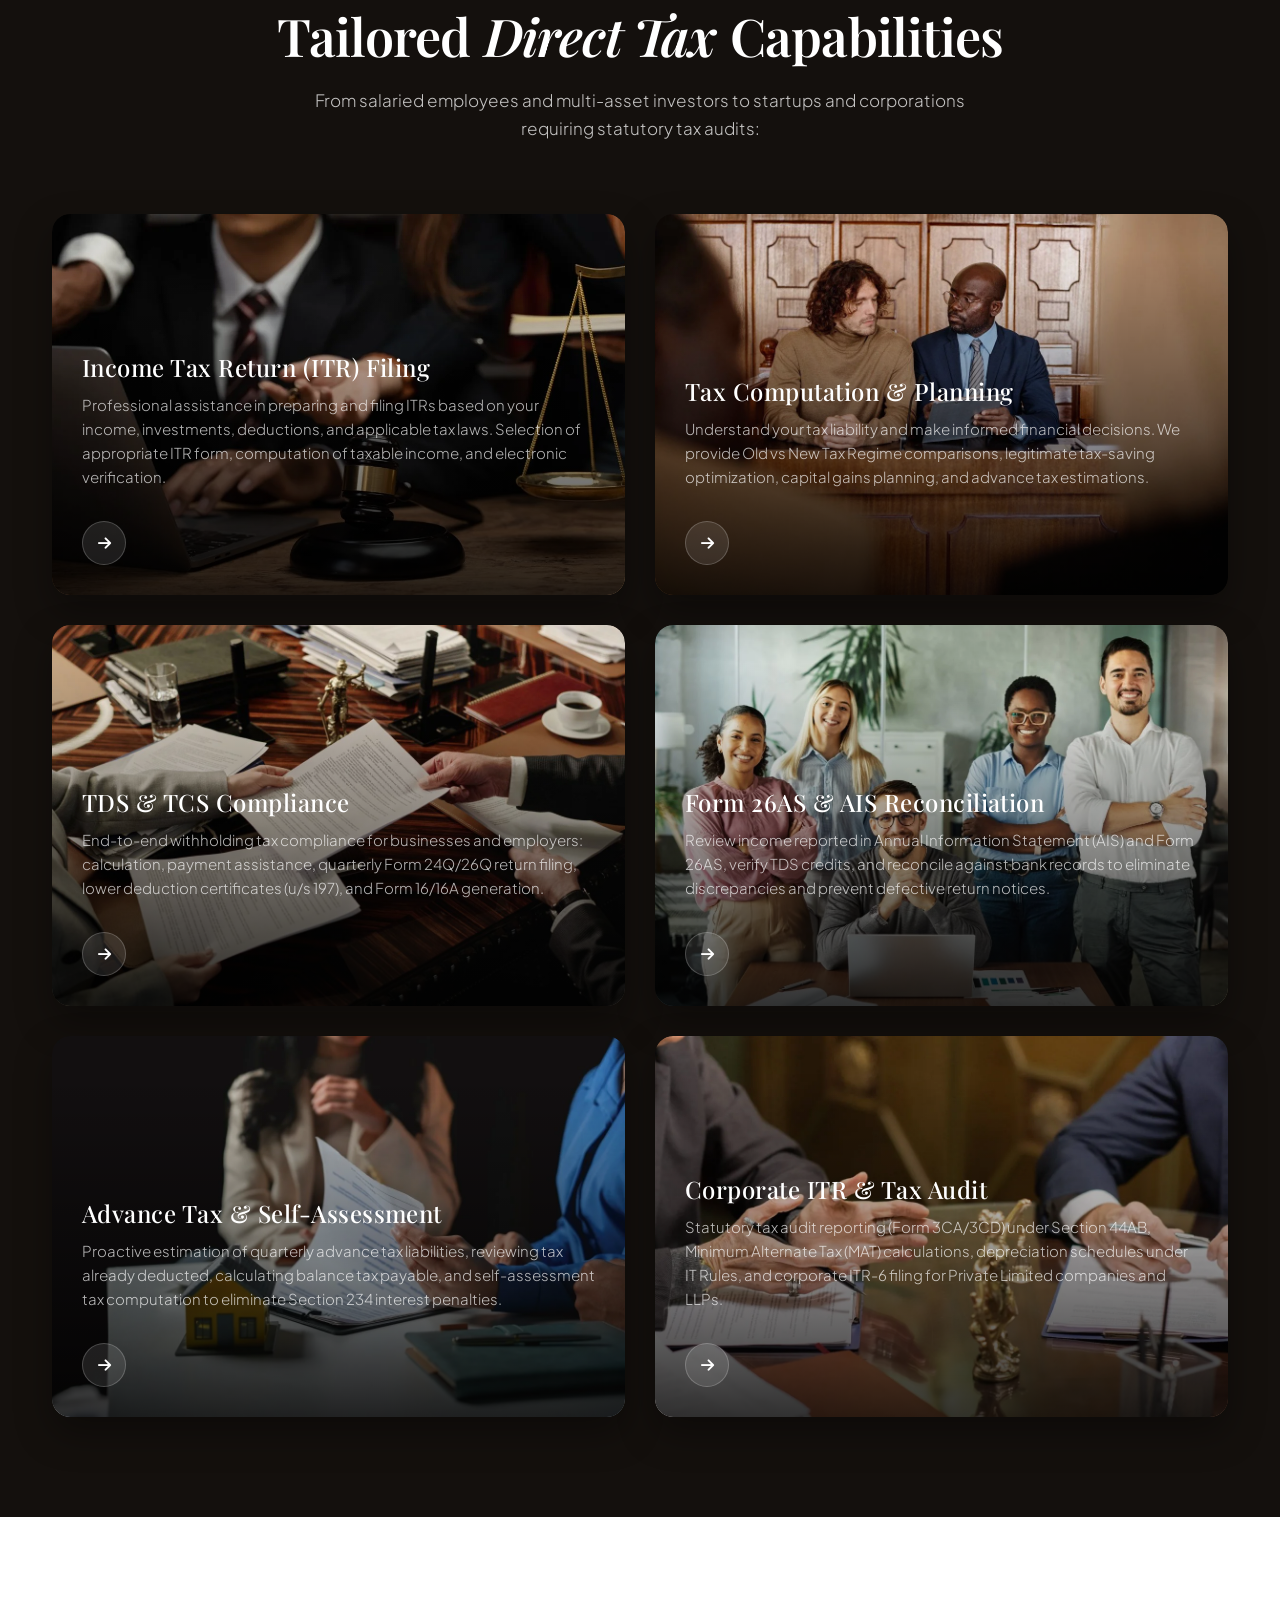
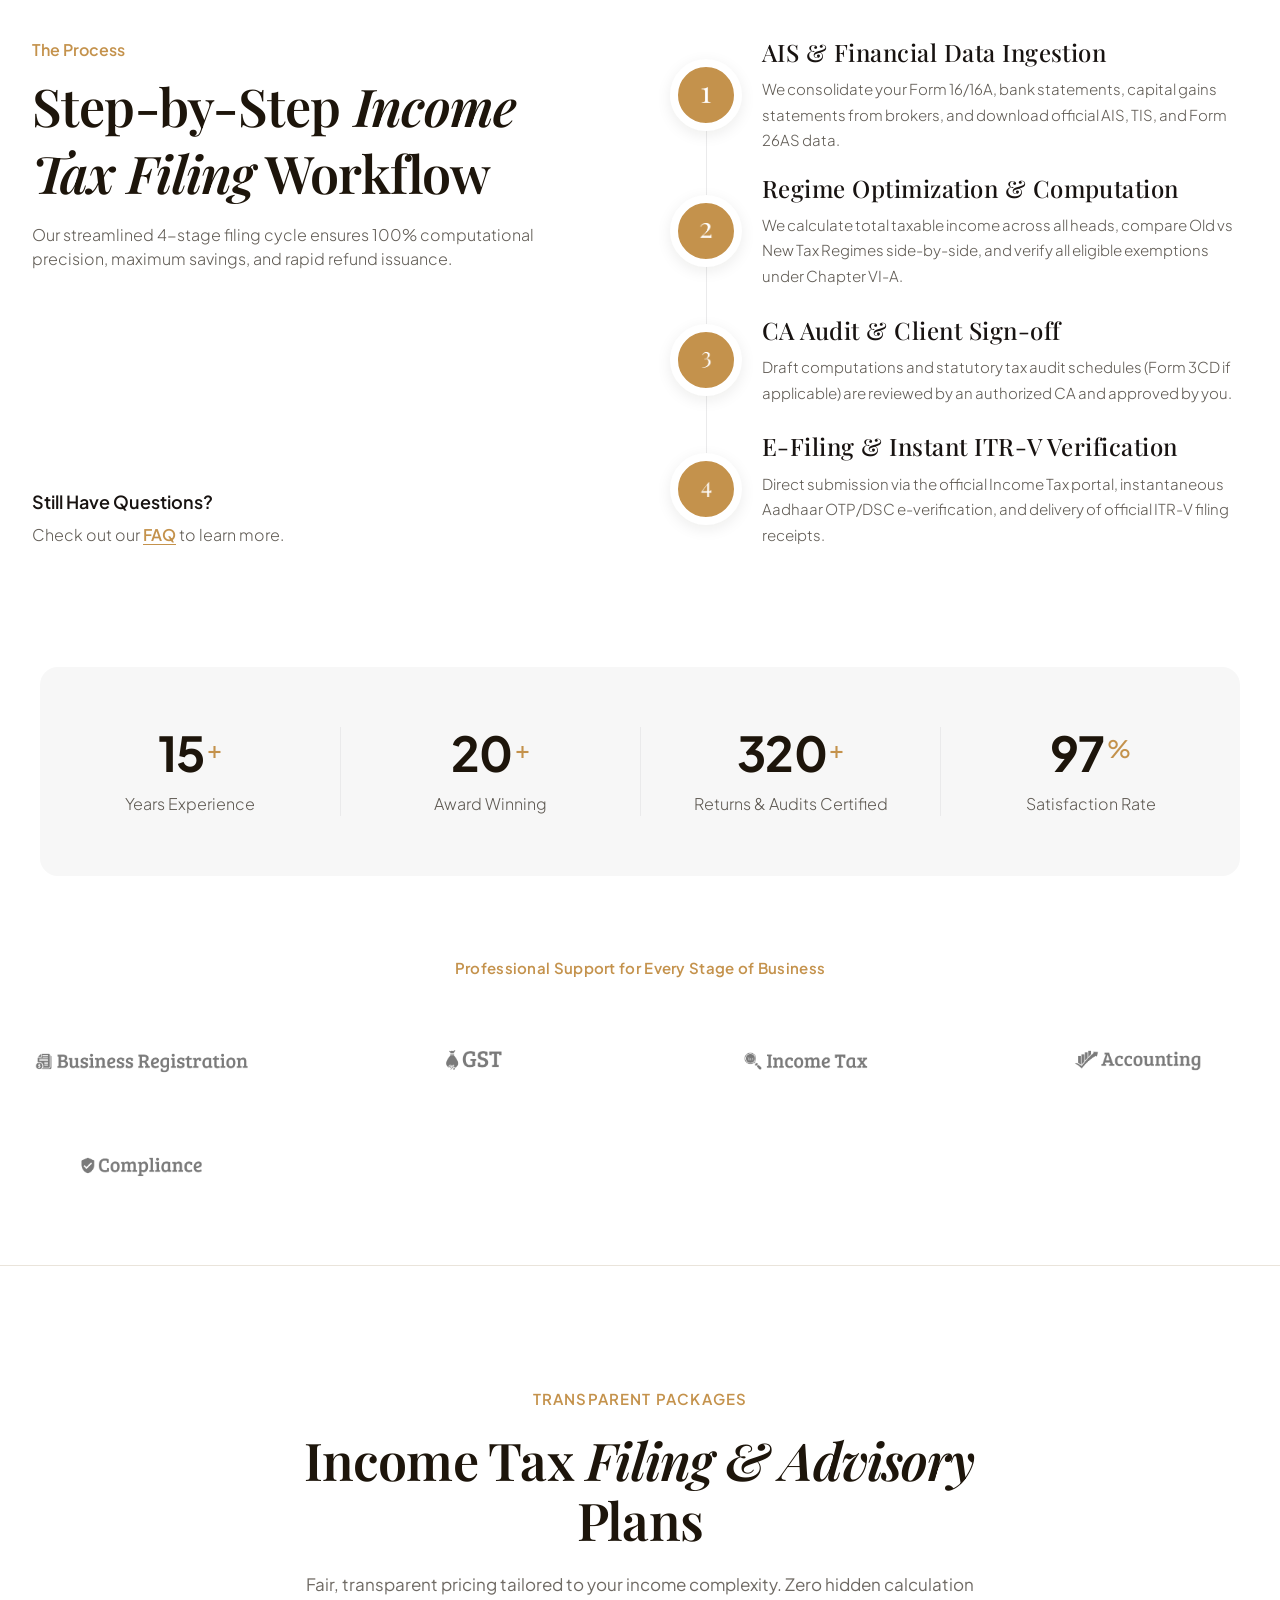
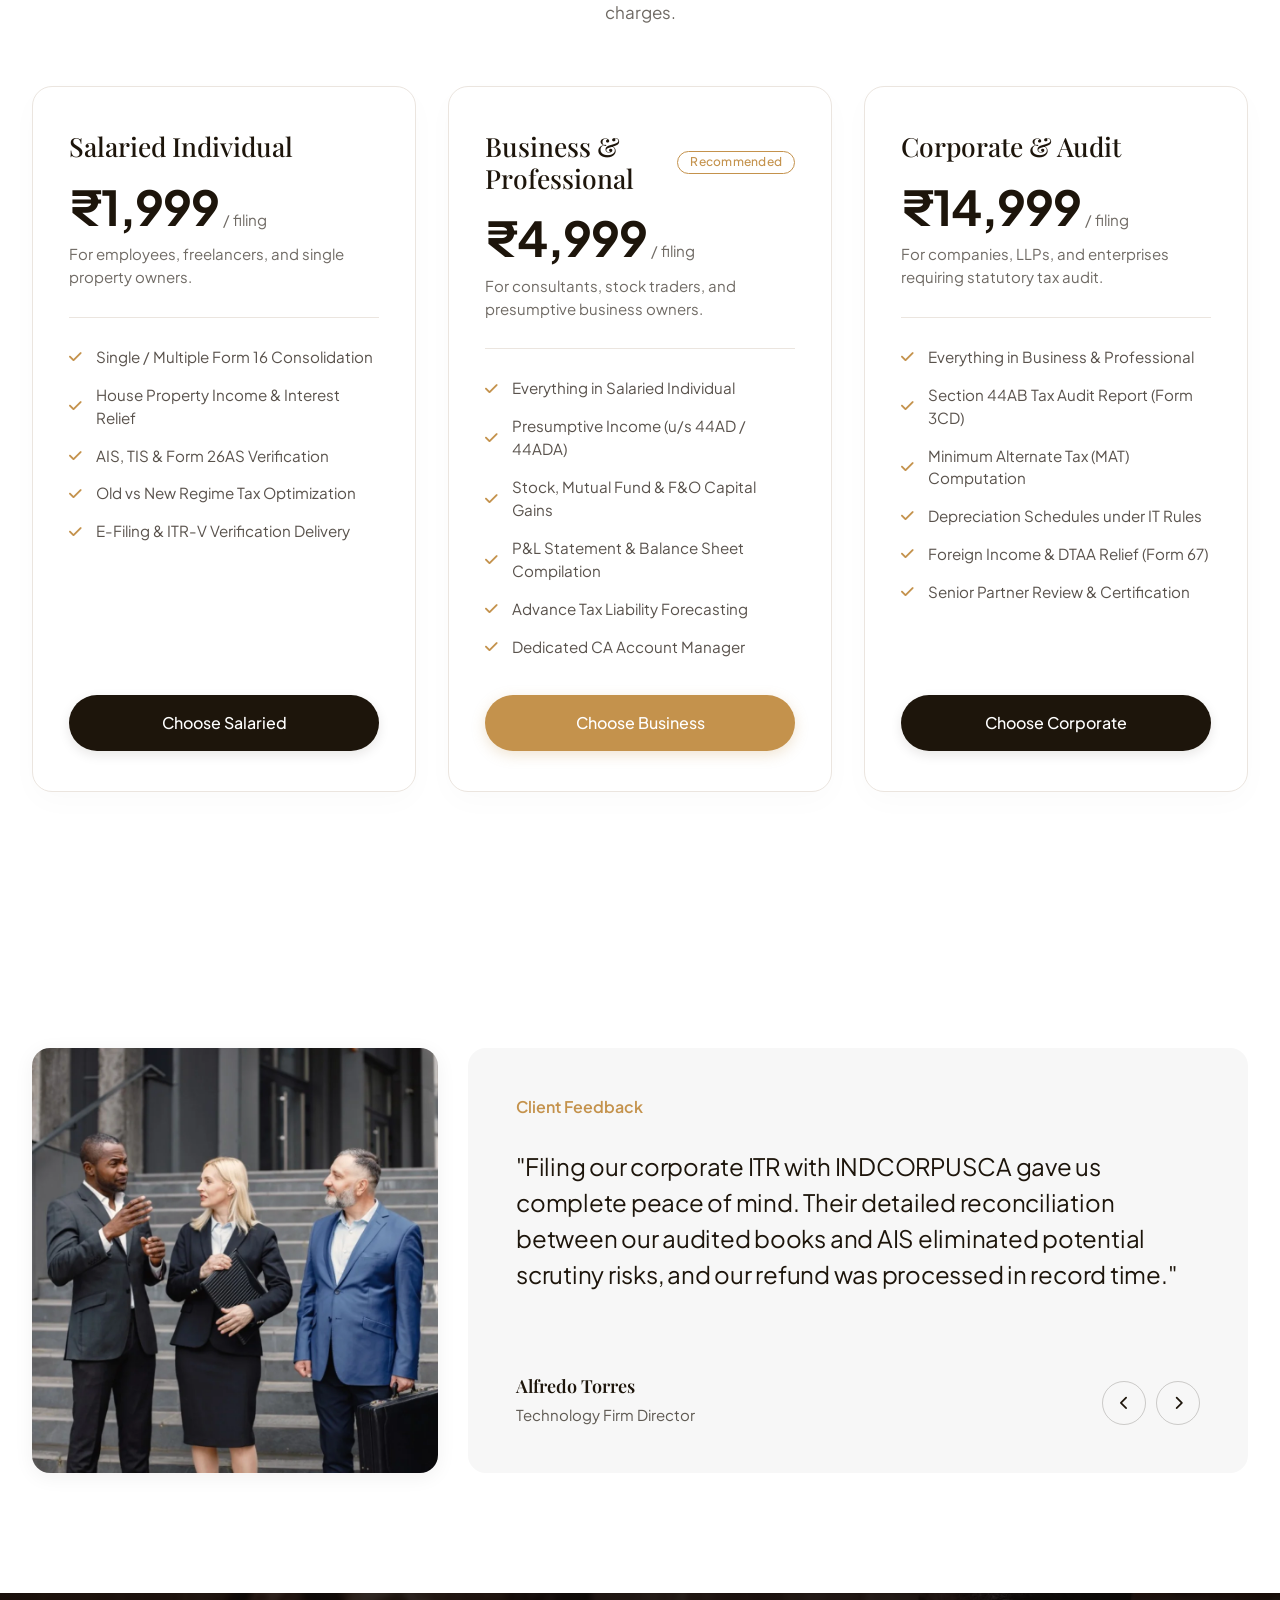
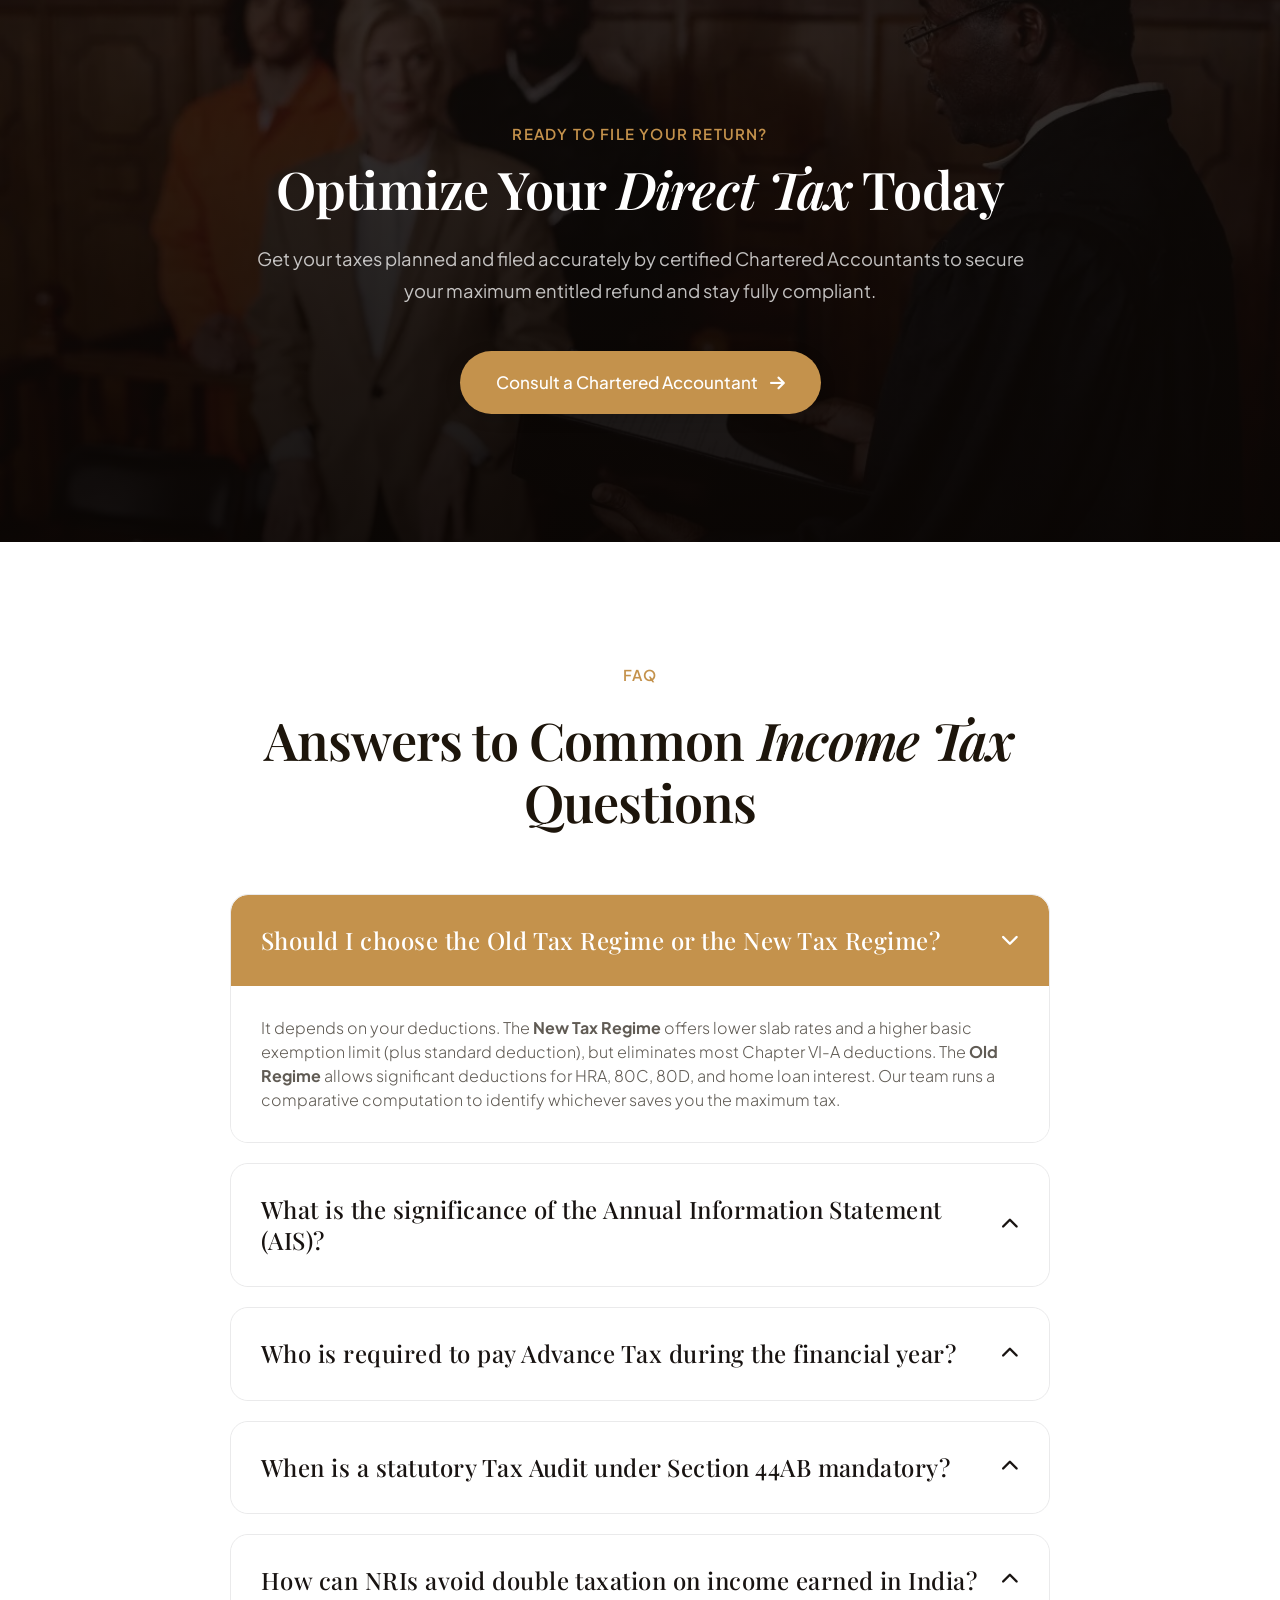
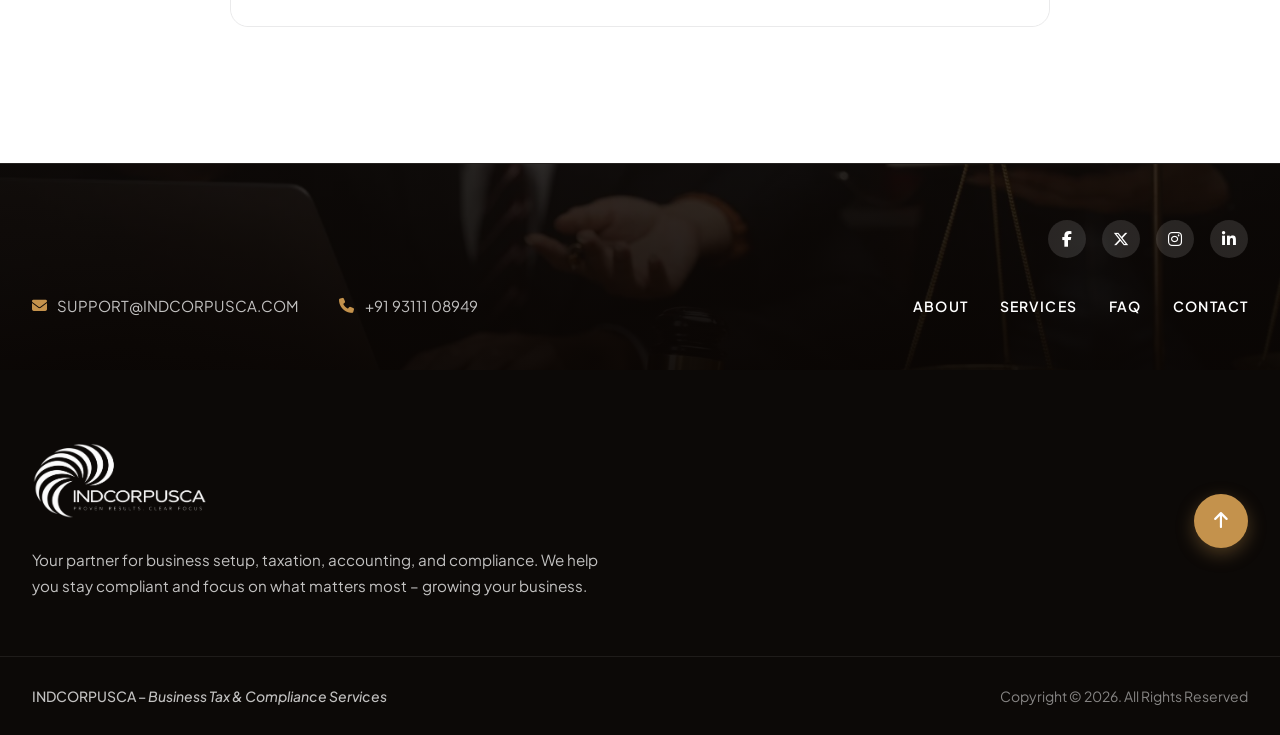
<file: income-tax-services.html>
<!DOCTYPE html>
<html lang="en">
<head>
  <meta charset="UTF-8" />
  <meta name="viewport" content="width=device-width, initial-scale=1.0" />
  <title>Income Tax Return Filing &amp; CA Advisory | Direct Tax &amp; AIS Audit | INDCORPUSCA</title>
  <meta name="description" content="Accurate Income Tax Return (ITR) filing, tax planning, TDS compliance, and Form 26AS/AIS reconciliation by certified Chartered Accountants at INDCORPUSCA." />
  <meta name="keywords" content="income tax return filing, ITR filing online, direct tax advisory, tax planning in india, old vs new tax regime, TDS return filing 24Q 26Q, AIS TIS reconciliation, advance tax computation, form 16 ITR, ca tax consultation" />
  <link rel="canonical" href="https://indcorpusca.com/income-tax-services" />

  <!-- Open Graph / Social Meta -->
  <meta property="og:type" content="website" />
  <meta property="og:title" content="Income Tax Return Filing &amp; CA Advisory | Direct Tax &amp; AIS Audit | INDCORPUSCA" />
  <meta property="og:description" content="Expert CA-backed income tax return filing, AIS/TIS reconciliation, tax planning, and TDS compliance for individuals, professionals, and corporate entities." />
  <meta property="og:url" content="https://indcorpusca.com/income-tax-services" />
  <meta property="og:image" content="images/close-up-lawyer-businessman-working-or-reading-law.webp" />

  <!-- Schema.org Structured Data -->
  <script type="application/ld+json">
  {
    "@context": "https://schema.org",
    "@type": "Service",
    "name": "Income Tax Return Filing & Advisory",
    "provider": {
      "@type": "ProfessionalService",
      "name": "INDCORPUSCA",
      "url": "https://indcorpusca.com",
      "telephone": "+91 93111 08949",
      "email": "support@indcorpusca.com"
    },
    "description": "Comprehensive direct tax services in India: personal and corporate ITR filing, Old vs New tax regime optimization, TDS compliance, AIS/26AS reconciliation, and Section 44AB tax audits.",
    "areaServed": {
      "@type": "Country",
      "name": "India"
    }
  }
  </script>

  <!-- Favicon -->
  <link rel="icon" type="image/x-icon" href="/favicon/favicon.ico" />
  <link rel="icon" type="image/png" sizes="16x16" href="/favicon/favicon-16x16.png" />
  <link rel="icon" type="image/png" sizes="32x32" href="/favicon/favicon-32x32.png" />
  <link rel="apple-touch-icon" sizes="180x180" href="/favicon/apple-touch-icon.png" />
  <link rel="manifest" href="/favicon/site.webmanifest" />
  <meta name="theme-color" content="#14100d" />

  <!-- Google Fonts: Playfair Display & Plus Jakarta Sans -->
  <link rel="preconnect" href="https://fonts.googleapis.com" />
  <link rel="preconnect" href="https://fonts.gstatic.com" crossorigin />
  <link href="https://fonts.googleapis.com/css2?family=Playfair+Display:ital,wght@0,400;0,500;0,600;0,700;1,400;1,500;1,600&family=Plus+Jakarta+Sans:wght@300;400;500;600;700&display=swap" rel="stylesheet" />

  <!-- FontAwesome for Social and UI Icons -->
  <link rel="stylesheet" href="https://cdnjs.cloudflare.com/ajax/libs/font-awesome/6.5.1/css/all.min.css" />

  <link rel="stylesheet" href="style.css" />
</head>
<body id="top" class="page-service-detail">

  <!-- =========================================================================
       1. HERO BANNER & HEADER ("03 — Income Tax")
       ========================================================================= -->
  <section class="service-detail-hero" style="background-image: url('images/two-attorneys-exchanging-documents-sitting-side.webp');">
    <div class="service-detail-overlay"></div>

    <!-- Navigation Header -->
    <header class="site-header site-header-services" id="site-header">
      <div class="nav-container">
        <a href="/" class="brand-logo" aria-label="INDCORPUSCA Home">
          <img src="images/indc-logo.webp" alt="INDCORPUSCA Business Tax and Compliance Services Logo" width="152" height="66" />
        </a>

        <nav class="nav-menu" aria-label="Main Navigation">
          <ul class="nav-list">
            <li class="nav-item"><a href="/" class="nav-link">Home</a></li>
            <li class="nav-item"><a href="about-us" class="nav-link">About Us</a></li>
            <li class="nav-item has-dropdown active">
              <a href="services" class="nav-link">
                Services
                <svg class="dropdown-chevron" viewBox="0 0 24 24" width="14" height="14" fill="none" stroke="currentColor" stroke-width="2.5" stroke-linecap="round" stroke-linejoin="round">
                  <polyline points="6 9 12 15 18 9"></polyline>
                </svg>
              </a>
              <ul class="dropdown-menu">
                <li><a href="company-registration">Company Registration</a></li>
                <li><a href="gst-compliance">GST Compliance</a></li>
                <li><a href="income-tax-services">Income Tax Services</a></li>
                <li><a href="tax-litigation">Tax Litigation</a></li>
                <li><a href="business-compliance">Business Compliance</a></li>
              </ul>
            </li>
            <li class="nav-item"><a href="faq" class="nav-link">FAQ</a></li>
            <li class="nav-item"><a href="contact-us" class="nav-link">Contact Us</a></li>
          </ul>
        </nav>

        <button class="mobile-toggle" aria-label="Toggle navigation menu" id="mobileToggle">
          <span></span>
          <span></span>
          <span></span>
        </button>
      </div>
    </header>

    <!-- Hero Content -->
    <div class="container service-detail-hero-content">
      <div class="service-hero-header">
        <span class="tag-heading section-eyebrow eyebrow-gold">03 — Income Tax Compliance</span>
        <h1 class="service-hero-title">
          Simplifying <em>Income Tax Compliance</em> &amp; Advisory
        </h1>
        <p class="service-hero-lead">
          Managing income tax obligations can be complex, whether you are an individual, professional, or business owner. Our comprehensive Income Tax services are designed to help you meet your tax responsibilities accurately while making informed financial decisions.
        </p>
        <div class="service-hero-actions">
          <a href="#consultation" class="btn-primary">
            <span>File Income Tax Return</span>
            <i class="fa-solid fa-arrow-right btn-arrow"></i>
          </a>
          <a href="#capabilities" class="btn-primary btn-outline">
            <span>Explore Tax Capabilities</span>
          </a>
        </div>
      </div>
    </div>
  </section>


  <!-- =========================================================================
       2. OVERVIEW SECTION
       ========================================================================= -->
  <section class="about-section" id="overview">
    <div class="container">
      <div class="about-grid">
        <div class="about-image-wrapper">
          <img
            src="images/close-up-lawyer-businessman-working-or-reading-law.webp"
            alt="Chartered Accountant reviewing tax filings and AIS statements"
            class="about-img"
            width="600"
            height="450"
          />
        </div>
        <div class="about-content">
          <span class="tag-heading section-eyebrow">Professional Tax Guidance</span>
          <h2 class="section-heading-dark">
            Direct Tax Guidance You Can <em>Trust</em>
          </h2>
          <p class="about-text">
            From tax planning to return filing and representation before tax authorities, we provide reliable support to help you stay compliant while making informed financial decisions. Whether you are an individual taxpayer, a professional, or a business owner, our certified Chartered Accountants provide a wide range of direct tax services with absolute professionalism, accuracy, and integrity.
          </p>
          <div class="about-cta">
            <a href="contact-us" class="btn-primary">
              <span>Consult a Direct Tax CA</span>
              <i class="fa-solid fa-arrow-right btn-arrow"></i>
            </a>
          </div>
        </div>
      </div>
    </div>
  </section>


  <!-- =========================================================================
       3. CORE DIRECT TAX SOLUTIONS
       ========================================================================= -->
  <section class="services-showcase-section" id="capabilities">
    <div class="container">
      <div class="section-header-center">
        <span class="tag-heading section-eyebrow eyebrow-gold">Practice Capabilities</span>
        <h2 class="section-heading-light">Tailored <em>Direct Tax</em> Capabilities</h2>
        <p class="section-subtitle-light">
          From salaried employees and multi-asset investors to startups and corporations requiring statutory tax audits:
        </p>
      </div>

      <div class="services-grid">
        <!-- Solution 1: Income Tax Return Filing -->
        <div class="service-card service-card-half">
          <div class="service-card-bg" style="background-image: url('images/close-up-lawyer-businessman-working-or-reading-law.webp');"></div>
          <div class="service-card-overlay"></div>
          <div class="service-card-content">
            <h3 class="service-card-title">Income Tax Return (ITR) Filing</h3>
            <p class="service-card-desc">
              Professional assistance in preparing and filing ITRs based on your income, investments, deductions, and applicable tax laws. Selection of appropriate ITR form, computation of taxable income, and electronic verification.
            </p>
            <a href="contact-us" class="service-circle-btn" aria-label="Consult for ITR Filing">
              <i class="fa-solid fa-arrow-right"></i>
            </a>
          </div>
        </div>

        <!-- Solution 2: Tax Computation & Tax Planning -->
        <div class="service-card service-card-half">
          <div class="service-card-bg" style="background-image: url('images/young-confident-male-attorney-pointing-at-document.webp');"></div>
          <div class="service-card-overlay"></div>
          <div class="service-card-content">
            <h3 class="service-card-title">Tax Computation &amp; Planning</h3>
            <p class="service-card-desc">
              Understand your tax liability and make informed financial decisions. We provide Old vs New Tax Regime comparisons, legitimate tax-saving optimization, capital gains planning, and advance tax estimations.
            </p>
            <a href="contact-us" class="service-circle-btn" aria-label="Consult for Tax Planning">
              <i class="fa-solid fa-arrow-right"></i>
            </a>
          </div>
        </div>

        <!-- Solution 3: TDS & TCS Compliance -->
        <div class="service-card service-card-half">
          <div class="service-card-bg" style="background-image: url('images/two-attorneys-exchanging-documents-sitting-side.webp');"></div>
          <div class="service-card-overlay"></div>
          <div class="service-card-content">
            <h3 class="service-card-title">TDS &amp; TCS Compliance</h3>
            <p class="service-card-desc">
              End-to-end withholding tax compliance for businesses and employers: calculation, payment assistance, quarterly Form 24Q/26Q return filing, lower deduction certificates (u/s 197), and Form 16/16A generation.
            </p>
            <a href="contact-us" class="service-circle-btn" aria-label="Consult for TDS Compliance">
              <i class="fa-solid fa-arrow-right"></i>
            </a>
          </div>
        </div>

        <!-- Solution 4: Form 26AS & AIS Reconciliation -->
        <div class="service-card service-card-half">
          <div class="service-card-bg" style="background-image: url('images/young-business-people-meeting-office-teamwork-group.webp');"></div>
          <div class="service-card-overlay"></div>
          <div class="service-card-content">
            <h3 class="service-card-title">Form 26AS &amp; AIS Reconciliation</h3>
            <p class="service-card-desc">
              Review income reported in Annual Information Statement (AIS) and Form 26AS, verify TDS credits, and reconcile against bank records to eliminate discrepancies and prevent defective return notices.
            </p>
            <a href="contact-us" class="service-circle-btn" aria-label="Consult for AIS Reconciliation">
              <i class="fa-solid fa-arrow-right"></i>
            </a>
          </div>
        </div>

        <!-- Solution 5: Advance Tax & Self-Assessment Tax -->
        <div class="service-card service-card-half">
          <div class="service-card-bg" style="background-image: url('images/real-estate-agent-holding-contract-showing-details.webp');"></div>
          <div class="service-card-overlay"></div>
          <div class="service-card-content">
            <h3 class="service-card-title">Advance Tax &amp; Self-Assessment</h3>
            <p class="service-card-desc">
              Proactive estimation of quarterly advance tax liabilities, reviewing tax already deducted, calculating balance tax payable, and self-assessment tax computation to eliminate Section 234 interest penalties.
            </p>
            <a href="contact-us" class="service-circle-btn" aria-label="Consult for Advance Tax Planning">
              <i class="fa-solid fa-arrow-right"></i>
            </a>
          </div>
        </div>

        <!-- Solution 6: Corporate Tax & Section 44AB Tax Audit -->
        <div class="service-card service-card-half">
          <div class="service-card-bg" style="background-image: url('images/two-experienced-lawyers-in-formalwear-interacting.webp');"></div>
          <div class="service-card-overlay"></div>
          <div class="service-card-content">
            <h3 class="service-card-title">Corporate ITR &amp; Tax Audit</h3>
            <p class="service-card-desc">
              Statutory tax audit reporting (Form 3CA/3CD) under Section 44AB, Minimum Alternate Tax (MAT) calculations, depreciation schedules under IT Rules, and corporate ITR-6 filing for Private Limited companies and LLPs.
            </p>
            <a href="contact-us" class="service-circle-btn" aria-label="Consult for Corporate Tax Audit">
              <i class="fa-solid fa-arrow-right"></i>
            </a>
          </div>
        </div>
      </div>
    </div>
  </section>


  <!-- =========================================================================
       4. PROCESS SECTION ("A Clear Legal Process")
       ========================================================================= -->
  <section class="process-section" id="process">
    <div class="container">
      <div class="process-layout">
        <!-- Left: Intro & Clean FAQ Link -->
        <div class="process-intro">
          <div>
            <span class="section-eyebrow">The Process</span>
            <h2 class="section-heading-dark">Step-by-Step <em>Income Tax Filing</em> Workflow</h2>
            <p class="process-lead">
              Our streamlined 4-stage filing cycle ensures 100% computational precision, maximum savings, and rapid refund issuance.
            </p>
          </div>
          <div class="process-faq-wrapper">
            <h5 class="process-faq-title">Still Have Questions?</h5>
            <p class="process-faq-text">
              Check out our <a href="faq" class="process-faq-link">FAQ</a> to learn more.
            </p>
          </div>
        </div>

        <!-- Right: Numbered Feature List -->
        <div class="feature-list-wrapper">
          <!-- Step 1 -->
          <div class="feature-list-item">
            <span class="connector"></span>
            <div class="icon-wrapper">
              <div class="icon">
                <img src="images/number-1-new.webp" alt="Step 1" width="16" height="16" />
              </div>
            </div>
            <div class="feature-list-content">
              <h3 class="feature-list-title">AIS &amp; Financial Data Ingestion</h3>
              <p class="feature-list-desc">We consolidate your Form 16/16A, bank statements, capital gains statements from brokers, and download official AIS, TIS, and Form 26AS data.</p>
            </div>
          </div>

          <!-- Step 2 -->
          <div class="feature-list-item">
            <span class="connector"></span>
            <div class="icon-wrapper">
              <div class="icon">
                <img src="images/number-2-new.webp" alt="Step 2" width="16" height="16" />
              </div>
            </div>
            <div class="feature-list-content">
              <h3 class="feature-list-title">Regime Optimization &amp; Computation</h3>
              <p class="feature-list-desc">We calculate total taxable income across all heads, compare Old vs New Tax Regimes side-by-side, and verify all eligible exemptions under Chapter VI-A.</p>
            </div>
          </div>

          <!-- Step 3 -->
          <div class="feature-list-item">
            <span class="connector"></span>
            <div class="icon-wrapper">
              <div class="icon">
                <img src="images/number-3-new.webp" alt="Step 3" width="16" height="16" />
              </div>
            </div>
            <div class="feature-list-content">
              <h3 class="feature-list-title">CA Audit &amp; Client Sign-off</h3>
              <p class="feature-list-desc">Draft computations and statutory tax audit schedules (Form 3CD if applicable) are reviewed by an authorized CA and approved by you.</p>
            </div>
          </div>

          <!-- Step 4 -->
          <div class="feature-list-item">
            <div class="icon-wrapper">
              <div class="icon">
                <img src="images/number-4-new.webp" alt="Step 4" width="16" height="16" />
              </div>
            </div>
            <div class="feature-list-content">
              <h3 class="feature-list-title">E-Filing &amp; Instant ITR-V Verification</h3>
              <p class="feature-list-desc">Direct submission via the official Income Tax portal, instantaneous Aadhaar OTP/DSC e-verification, and delivery of official ITR-V filing receipts.</p>
            </div>
          </div>
        </div>
      </div>
    </div>
  </section>


  <!-- =========================================================================
       5. KEY STATS SECTION
       ========================================================================= -->
  <section class="home-stats-section" id="stats">
    <div class="container story-container">
      <div class="about-stats-box">
        <!-- Stat 1 -->
        <div class="stat-col">
          <div class="stat-num-row">
            <span class="stat-big-num">15</span>
            <sup class="stat-super">+</sup>
          </div>
          <p class="stat-caption">Years Experience</p>
        </div>

        <!-- Stat 2 -->
        <div class="stat-col">
          <div class="stat-num-row">
            <span class="stat-big-num">20</span>
            <sup class="stat-super">+</sup>
          </div>
          <p class="stat-caption">Award Winning</p>
        </div>

        <!-- Stat 3 -->
        <div class="stat-col">
          <div class="stat-num-row">
            <span class="stat-big-num">320</span>
            <sup class="stat-super">+</sup>
          </div>
          <p class="stat-caption">Returns &amp; Audits Certified</p>
        </div>

        <!-- Stat 4 -->
        <div class="stat-col">
          <div class="stat-num-row">
            <span class="stat-big-num">97</span>
            <sup class="stat-super">%</sup>
          </div>
          <p class="stat-caption">Satisfaction Rate</p>
        </div>
      </div>
    </div>
  </section>


  <!-- =========================================================================
       6. CLIENTS / PARTNERS LOGO STRIP
       ========================================================================= -->
  <section class="partners-section">
    <div class="container">
      <p class="partners-tagline">Professional Support for Every Stage of Business</p>
      <div class="partners-grid">
        <div class="partner-item">
          <img src="images/Business%20Registration.png" alt="Business Registration Services" width="177" height="72" />
        </div>
        <div class="partner-item">
          <img src="images/GST.png" alt="GST Registration &amp; Compliance" width="177" height="72" />
        </div>
        <div class="partner-item">
          <img src="images/Income%20Tax.png" alt="Income Tax Return &amp; Planning" width="177" height="72" />
        </div>
        <div class="partner-item">
          <img src="images/Accounting.png" alt="Accounting &amp; Bookkeeping Services" width="177" height="72" />
        </div>
        <div class="partner-item">
          <img src="images/Compliance.png" alt="Corporate Compliance &amp; Secretarial" width="177" height="72" />
        </div>
      </div>
    </div>
  </section>


  <!-- =========================================================================
       7. PACKAGES & PRICING FOR INCOME TAX SERVICES
       ========================================================================= -->
  <section class="pricing-section" id="pricing">
    <div class="container">
      <div class="section-header-center">
        <span class="tag-heading section-eyebrow eyebrow-gold">Transparent Packages</span>
        <h2 class="section-heading-dark">Income Tax <em>Filing &amp; Advisory</em> Plans</h2>
        <p class="section-subtitle-dark">
          Fair, transparent pricing tailored to your income complexity. Zero hidden calculation charges.
        </p>
      </div>

      <div class="pricing-grid">
        <!-- Package 1: Salaried & Individual -->
        <div class="pricing-card">
          <div class="pricing-card-header">
            <h3 class="plan-name">Salaried Individual</h3>
            <div class="plan-price-row">
              <span class="plan-price">₹1,999</span>
              <span class="plan-cycle">/ filing</span>
            </div>
            <p class="plan-subtitle">For employees, freelancers, and single property owners.</p>
          </div>

          <div class="pricing-divider"></div>

          <ul class="plan-features">
            <li><i class="fa-solid fa-check"></i> <span>Single / Multiple Form 16 Consolidation</span></li>
            <li><i class="fa-solid fa-check"></i> <span>House Property Income &amp; Interest Relief</span></li>
            <li><i class="fa-solid fa-check"></i> <span>AIS, TIS &amp; Form 26AS Verification</span></li>
            <li><i class="fa-solid fa-check"></i> <span>Old vs New Regime Tax Optimization</span></li>
            <li><i class="fa-solid fa-check"></i> <span>E-Filing &amp; ITR-V Verification Delivery</span></li>
          </ul>

          <div class="pricing-cta">
            <a href="contact-us" class="btn-plan-dark">
              <span>Choose Salaried</span>
            </a>
          </div>
        </div>

        <!-- Package 2: Business & Professional (Popular) -->
        <div class="pricing-card pricing-card-popular">
          <div class="pricing-card-header">
            <h3 class="plan-name">Business &amp; Professional <span class="plan-badge-inline">Recommended</span></h3>
            <div class="plan-price-row">
              <span class="plan-price">₹4,999</span>
              <span class="plan-cycle">/ filing</span>
            </div>
            <p class="plan-subtitle">For consultants, stock traders, and presumptive business owners.</p>
          </div>

          <div class="pricing-divider"></div>

          <ul class="plan-features">
            <li><i class="fa-solid fa-check"></i> <span>Everything in Salaried Individual</span></li>
            <li><i class="fa-solid fa-check"></i> <span>Presumptive Income (u/s 44AD / 44ADA)</span></li>
            <li><i class="fa-solid fa-check"></i> <span>Stock, Mutual Fund &amp; F&amp;O Capital Gains</span></li>
            <li><i class="fa-solid fa-check"></i> <span>P&amp;L Statement &amp; Balance Sheet Compilation</span></li>
            <li><i class="fa-solid fa-check"></i> <span>Advance Tax Liability Forecasting</span></li>
            <li><i class="fa-solid fa-check"></i> <span>Dedicated CA Account Manager</span></li>
          </ul>

          <div class="pricing-cta">
            <a href="contact-us" class="btn-plan-gold">
              <span>Choose Business</span>
            </a>
          </div>
        </div>

        <!-- Package 3: Corporate & Tax Audit -->
        <div class="pricing-card">
          <div class="pricing-card-header">
            <h3 class="plan-name">Corporate &amp; Audit</h3>
            <div class="plan-price-row">
              <span class="plan-price">₹14,999</span>
              <span class="plan-cycle">/ filing</span>
            </div>
            <p class="plan-subtitle">For companies, LLPs, and enterprises requiring statutory tax audit.</p>
          </div>

          <div class="pricing-divider"></div>

          <ul class="plan-features">
            <li><i class="fa-solid fa-check"></i> <span>Everything in Business &amp; Professional</span></li>
            <li><i class="fa-solid fa-check"></i> <span>Section 44AB Tax Audit Report (Form 3CD)</span></li>
            <li><i class="fa-solid fa-check"></i> <span>Minimum Alternate Tax (MAT) Computation</span></li>
            <li><i class="fa-solid fa-check"></i> <span>Depreciation Schedules under IT Rules</span></li>
            <li><i class="fa-solid fa-check"></i> <span>Foreign Income &amp; DTAA Relief (Form 67)</span></li>
            <li><i class="fa-solid fa-check"></i> <span>Senior Partner Review &amp; Certification</span></li>
          </ul>

          <div class="pricing-cta">
            <a href="contact-us" class="btn-plan-dark">
              <span>Choose Corporate</span>
            </a>
          </div>
        </div>
      </div>
    </div>
  </section>


  <!-- =========================================================================
       8. TESTIMONIALS SECTION
       ========================================================================= -->
  <section class="testimonials-section" id="testimonials">
    <div class="container">
      <div class="testimonials-box-layout">
        <!-- Left: Image Column -->
        <div class="testimonials-image-col">
          <div class="testimonials-image-wrap" style="background-image: url('images/business-people-crop.webp');" aria-label="Our Satisfied Clients"></div>
        </div>

        <!-- Right: Testimonial Card Column -->
        <div class="testimonials-card-col">
          <span class="testimonials-eyebrow">Client Feedback</span>

          <!-- Testimonial Slides Container -->
          <div class="testimonials-slides-wrapper">
            <!-- Slide 1 -->
            <div class="testimonial-slide active">
              <p class="testimonial-quote">
                "Filing our corporate ITR with INDCORPUSCA gave us complete peace of mind. Their detailed reconciliation between our audited books and AIS eliminated potential scrutiny risks, and our refund was processed in record time."
              </p>
              <div class="testimonial-footer">
                <div class="testimonial-author">
                  <strong class="author-name">Alfredo Torres</strong>
                  <span class="author-role">Technology Firm Director</span>
                </div>
                <div class="testimonial-controls">
                  <button type="button" class="testimonial-arrow-btn prev-btn" aria-label="Previous Testimonial">
                    <i class="fa-solid fa-chevron-left"></i>
                  </button>
                  <button type="button" class="testimonial-arrow-btn next-btn" aria-label="Next Testimonial">
                    <i class="fa-solid fa-chevron-right"></i>
                  </button>
                </div>
              </div>
            </div>

            <!-- Slide 2 -->
            <div class="testimonial-slide">
              <p class="testimonial-quote">
                "As an active equities and crypto investor, computing capital gains used to be a nightmare. INDCORPUSCA's direct tax team consolidated reports across three brokers, calculated indexation benefits, and optimized our tax regime perfectly."
              </p>
              <div class="testimonial-footer">
                <div class="testimonial-author">
                  <strong class="author-name">Michael Tran</strong>
                  <span class="author-role">Private Investor &amp; Trader</span>
                </div>
                <div class="testimonial-controls">
                  <button type="button" class="testimonial-arrow-btn prev-btn" aria-label="Previous Testimonial">
                    <i class="fa-solid fa-chevron-left"></i>
                  </button>
                  <button type="button" class="testimonial-arrow-btn next-btn" aria-label="Next Testimonial">
                    <i class="fa-solid fa-chevron-right"></i>
                  </button>
                </div>
              </div>
            </div>

            <!-- Slide 3 -->
            <div class="testimonial-slide">
              <p class="testimonial-quote">
                "Their quarterly advance tax planning saved our agency from substantial interest penalties under Sections 234B and 234C. Their guidance is crystal clear, timely, and backed by practicing Chartered Accountants."
              </p>
              <div class="testimonial-footer">
                <div class="testimonial-author">
                  <strong class="author-name">Avery Chen</strong>
                  <span class="author-role">Creative Agency Owner</span>
                </div>
                <div class="testimonial-controls">
                  <button type="button" class="testimonial-arrow-btn prev-btn" aria-label="Previous Testimonial">
                    <i class="fa-solid fa-chevron-left"></i>
                  </button>
                  <button type="button" class="testimonial-arrow-btn next-btn" aria-label="Next Testimonial">
                    <i class="fa-solid fa-chevron-right"></i>
                  </button>
                </div>
              </div>
            </div>

            <!-- Slide 4 -->
            <div class="testimonial-slide">
              <p class="testimonial-quote">
                "As an NRI with rental income and foreign assets in India, ensuring DTAA compliance was critical. INDCORPUSCA filed our Form 67 and ITR-2 flawlessly, ensuring zero double taxation. Highly recommended!"
              </p>
              <div class="testimonial-footer">
                <div class="testimonial-author">
                  <strong class="author-name">Nadia Brooks</strong>
                  <span class="author-role">NRI Professional</span>
                </div>
                <div class="testimonial-controls">
                  <button type="button" class="testimonial-arrow-btn prev-btn" aria-label="Previous Testimonial">
                    <i class="fa-solid fa-chevron-left"></i>
                  </button>
                  <button type="button" class="testimonial-arrow-btn next-btn" aria-label="Next Testimonial">
                    <i class="fa-solid fa-chevron-right"></i>
                  </button>
                </div>
              </div>
            </div>
          </div>
        </div>
      </div>
    </div>
  </section>


  <!-- =========================================================================
       9. CONSULTATION CTA BANNER
       ========================================================================= -->
  <section class="discuss-section" id="consultation">
    <div class="discuss-overlay"></div>
    <div class="container discuss-container">
      <div class="discuss-content">
        <span class="tag-heading section-eyebrow eyebrow-gold">Ready to File Your Return?</span>
        <h2 class="discuss-title">Optimize Your <em>Direct Tax</em> Today</h2>
        <p class="discuss-lead">
          Get your taxes planned and filed accurately by certified Chartered Accountants to secure your maximum entitled refund and stay fully compliant.
        </p>
        <a href="contact-us" class="btn-primary">
          <span>Consult a Chartered Accountant</span>
          <i class="fa-solid fa-arrow-right btn-arrow"></i>
        </a>
      </div>
    </div>
  </section>


  <!-- =========================================================================
       10. FREQUENTLY ASKED QUESTIONS
       ========================================================================= -->
  <section class="faq-section" id="faq">
    <div class="container">
      <div class="faq-container-inner">
        <div class="faq-header">
          <span class="tag-heading section-eyebrow">FAQ</span>
          <h2 class="faq-heading">Answers to Common <em>Income Tax</em> Questions</h2>
        </div>

        <div class="accordion-list">
          <!-- Accordion 1 (Active) -->
          <div class="accordion-item active">
            <button class="accordion-header" aria-expanded="true">
              <span class="accordion-title">Should I choose the Old Tax Regime or the New Tax Regime?</span>
              <span class="accordion-icon"><i class="fa-solid fa-chevron-down"></i></span>
            </button>
            <div class="accordion-body">
              <div class="accordion-content">
                <p>It depends on your deductions. The <strong>New Tax Regime</strong> offers lower slab rates and a higher basic exemption limit (plus standard deduction), but eliminates most Chapter VI-A deductions. The <strong>Old Regime</strong> allows significant deductions for HRA, 80C, 80D, and home loan interest. Our team runs a comparative computation to identify whichever saves you the maximum tax.</p>
              </div>
            </div>
          </div>

          <!-- Accordion 2 -->
          <div class="accordion-item">
            <button class="accordion-header" aria-expanded="false">
              <span class="accordion-title">What is the significance of the Annual Information Statement (AIS)?</span>
              <span class="accordion-icon"><i class="fa-solid fa-chevron-up"></i></span>
            </button>
            <div class="accordion-body">
              <div class="accordion-content">
                <p>The AIS provides a comprehensive view of all financial transactions recorded by the Income Tax Department—including savings interest, dividend payouts, stock market trading, mutual fund transactions, and property sales. Failing to report items shown in AIS triggers automated scrutiny notices under Section 139(9) or 143(1)(a).</p>
              </div>
            </div>
          </div>

          <!-- Accordion 3 -->
          <div class="accordion-item">
            <button class="accordion-header" aria-expanded="false">
              <span class="accordion-title">Who is required to pay Advance Tax during the financial year?</span>
              <span class="accordion-icon"><i class="fa-solid fa-chevron-up"></i></span>
            </button>
            <div class="accordion-body">
              <div class="accordion-content">
                <p>Any taxpayer whose estimated total tax liability after deducting TDS exceeds <strong>₹10,000</strong> in a financial year is required to pay Advance Tax in four statutory instalments (15% by June 15, 45% by Sep 15, 75% by Dec 15, and 100% by March 15) to avoid interest under Sections 234B and 234C.</p>
              </div>
            </div>
          </div>

          <!-- Accordion 4 -->
          <div class="accordion-item">
            <button class="accordion-header" aria-expanded="false">
              <span class="accordion-title">When is a statutory Tax Audit under Section 44AB mandatory?</span>
              <span class="accordion-icon"><i class="fa-solid fa-chevron-up"></i></span>
            </button>
            <div class="accordion-body">
              <div class="accordion-content">
                <p>A Tax Audit by a practicing Chartered Accountant is mandatory for businesses with turnover exceeding ₹1 Crore (or ₹10 Crores if cash transactions are less than 5%), and for professionals with gross receipts exceeding ₹50 Lakhs (or ₹75 Lakhs under presumptive conditions).</p>
              </div>
            </div>
          </div>

          <!-- Accordion 5 -->
          <div class="accordion-item">
            <button class="accordion-header" aria-expanded="false">
              <span class="accordion-title">How can NRIs avoid double taxation on income earned in India?</span>
              <span class="accordion-icon"><i class="fa-solid fa-chevron-up"></i></span>
            </button>
            <div class="accordion-body">
              <div class="accordion-content">
                <p>Non-Resident Indians can claim benefits under Double Tax Avoidance Agreements (DTAA) entered into between India and their country of residence. By submitting a Tax Residency Certificate (TRC) and filing Form 67 along with their ITR, NRIs can claim foreign tax credits and avoid paying taxes twice.</p>
              </div>
            </div>
          </div>
        </div>
      </div>
    </div>
  </section>


  <!-- =========================================================================
       11. DUAL-TIER FOOTER SECTION
       ========================================================================= -->
  <footer class="site-footer">
    <div class="footer-hero-strip">
      <div class="footer-hero-overlay"></div>
      <div class="container footer-strip-container">
        <div class="footer-strip-top">
          <div class="footer-strip-socials">
            <a href="#" aria-label="Facebook"><i class="fa-brands fa-facebook-f"></i></a>
            <a href="#" aria-label="Twitter"><i class="fa-brands fa-x-twitter"></i></a>
            <a href="#" aria-label="Instagram"><i class="fa-brands fa-instagram"></i></a>
            <a href="#" aria-label="LinkedIn"><i class="fa-brands fa-linkedin-in"></i></a>
          </div>
        </div>

        <div class="footer-strip-bottom">
          <div class="footer-strip-contacts">
            <div class="contact-pill">
              <i class="fa-solid fa-envelope"></i>
              <span>SUPPORT@INDCORPUSCA.COM</span>
            </div>
            <div class="contact-pill">
              <i class="fa-solid fa-phone"></i>
              <span>+91 93111 08949</span>
            </div>
          </div>

          <div class="footer-strip-nav">
            <a href="about-us">ABOUT</a>
            <a href="services">SERVICES</a>
            <a href="faq">FAQ</a>
            <a href="contact-us">CONTACT</a>
          </div>
        </div>
      </div>
    </div>

    <div class="footer-middle">
      <div class="container footer-middle-container">
        <div class="footer-brand-col">
          <a href="/" class="footer-logo">
            <img src="images/indc-logo.webp" alt="INDCORPUSCA Business Tax and Compliance Services Logo" width="175" height="78" />
          </a>
          <p class="footer-bio">
            Your partner for business setup, taxation, accounting, and compliance. We help you stay compliant and focus on what matters most – growing your business.
          </p>
        </div>

        <div class="footer-back-to-top">
          <a href="#top" class="back-to-top-btn" aria-label="Back to Top">
            <i class="fa-solid fa-arrow-up"></i>
          </a>
        </div>
      </div>
    </div>

    <div class="footer-bottom">
      <div class="container footer-bottom-container">
        <h6 class="copyright-brand">INDCORPUSCA – <em>Business Tax &amp; Compliance Services</em></h6>
        <h6 class="copyright-text">Copyright &copy; 2026. All Rights Reserved</h6>
      </div>
    </div>
  </footer>


  <!-- Interactive JavaScript -->
  <script>
    const mobileToggle = document.getElementById('mobileToggle');
    const navMenu = document.querySelector('.nav-menu');

    if (mobileToggle && navMenu) {
      mobileToggle.addEventListener('click', () => {
        mobileToggle.classList.toggle('active');
        navMenu.classList.toggle('active');
      });
    }

    const header = document.getElementById('site-header');
    if (header) {
      window.addEventListener('scroll', () => {
        if (window.scrollY > 40) {
          header.classList.add('scrolled');
        } else {
          header.classList.remove('scrolled');
        }
      });
    }

    const accordionHeaders = document.querySelectorAll('.accordion-header');

    accordionHeaders.forEach(header => {
      header.addEventListener('click', () => {
        const item = header.parentElement;
        const isActive = item.classList.contains('active');

        document.querySelectorAll('.accordion-item').forEach(accItem => {
          accItem.classList.remove('active');
          const btn = accItem.querySelector('.accordion-header');
          if (btn) btn.setAttribute('aria-expanded', 'false');
          const icon = accItem.querySelector('.accordion-icon i');
          if (icon) {
            icon.classList.remove('fa-chevron-up');
            icon.classList.add('fa-chevron-down');
          }
        });

        if (!isActive) {
          item.classList.add('active');
          header.setAttribute('aria-expanded', 'true');
          const icon = header.querySelector('.accordion-icon i');
          if (icon) {
            icon.classList.remove('fa-chevron-down');
            icon.classList.add('fa-chevron-up');
          }
        }
      });
    });

    // Testimonials Carousel Logic
    (function initTestimonialsCarousel() {
      const testimonialsSection = document.querySelector('.testimonials-section');
      if (!testimonialsSection) return;

      const slides = testimonialsSection.querySelectorAll('.testimonial-slide');
      if (slides.length <= 1) return;

      let currentIndex = 0;
      slides.forEach((slide, idx) => {
        if (slide.classList.contains('active')) currentIndex = idx;
      });

      function showSlide(index) {
        currentIndex = (index + slides.length) % slides.length;
        slides.forEach((slide, idx) => {
          slide.classList.toggle('active', idx === currentIndex);
        });
      }

      testimonialsSection.addEventListener('click', (e) => {
        const prevBtn = e.target.closest('.prev-btn, #prevTestimonial');
        const nextBtn = e.target.closest('.next-btn, #nextTestimonial');

        if (prevBtn) {
          e.preventDefault();
          showSlide(currentIndex - 1);
        } else if (nextBtn) {
          e.preventDefault();
          showSlide(currentIndex + 1);
        }
      });

      // Keyboard arrow navigation
      testimonialsSection.addEventListener('keydown', (e) => {
        if (e.key === 'ArrowLeft') {
          e.preventDefault();
          showSlide(currentIndex - 1);
        } else if (e.key === 'ArrowRight') {
          e.preventDefault();
          showSlide(currentIndex + 1);
        }
      });

      // Mobile swipe gesture support
      let startX = 0;
      testimonialsSection.addEventListener('touchstart', (e) => {
        if (e.touches && e.touches.length > 0) {
          startX = e.touches[0].clientX;
        }
      }, { passive: true });

      testimonialsSection.addEventListener('touchend', (e) => {
        if (e.changedTouches && e.changedTouches.length > 0) {
          const diffX = startX - e.changedTouches[0].clientX;
          if (Math.abs(diffX) > 40) {
            if (diffX > 0) {
              showSlide(currentIndex + 1);
            } else {
              showSlide(currentIndex - 1);
            }
          }
        }
      }, { passive: true });
    })();
  </script>

  <!-- Offline file:// link support so local preview continues working without a web server -->
  <script>
    if (window.location.protocol === 'file:') {
      document.querySelectorAll('a[href]').forEach(function(a) {
        var h = a.getAttribute('href');
        if (h && !h.startsWith('http') && !h.startsWith('#') && !h.includes('.')) {
          a.setAttribute('href', (h === '/' ? 'index' : h) + '.html');
        }
      });
    }
  </script>
</body>
</html>
</file>
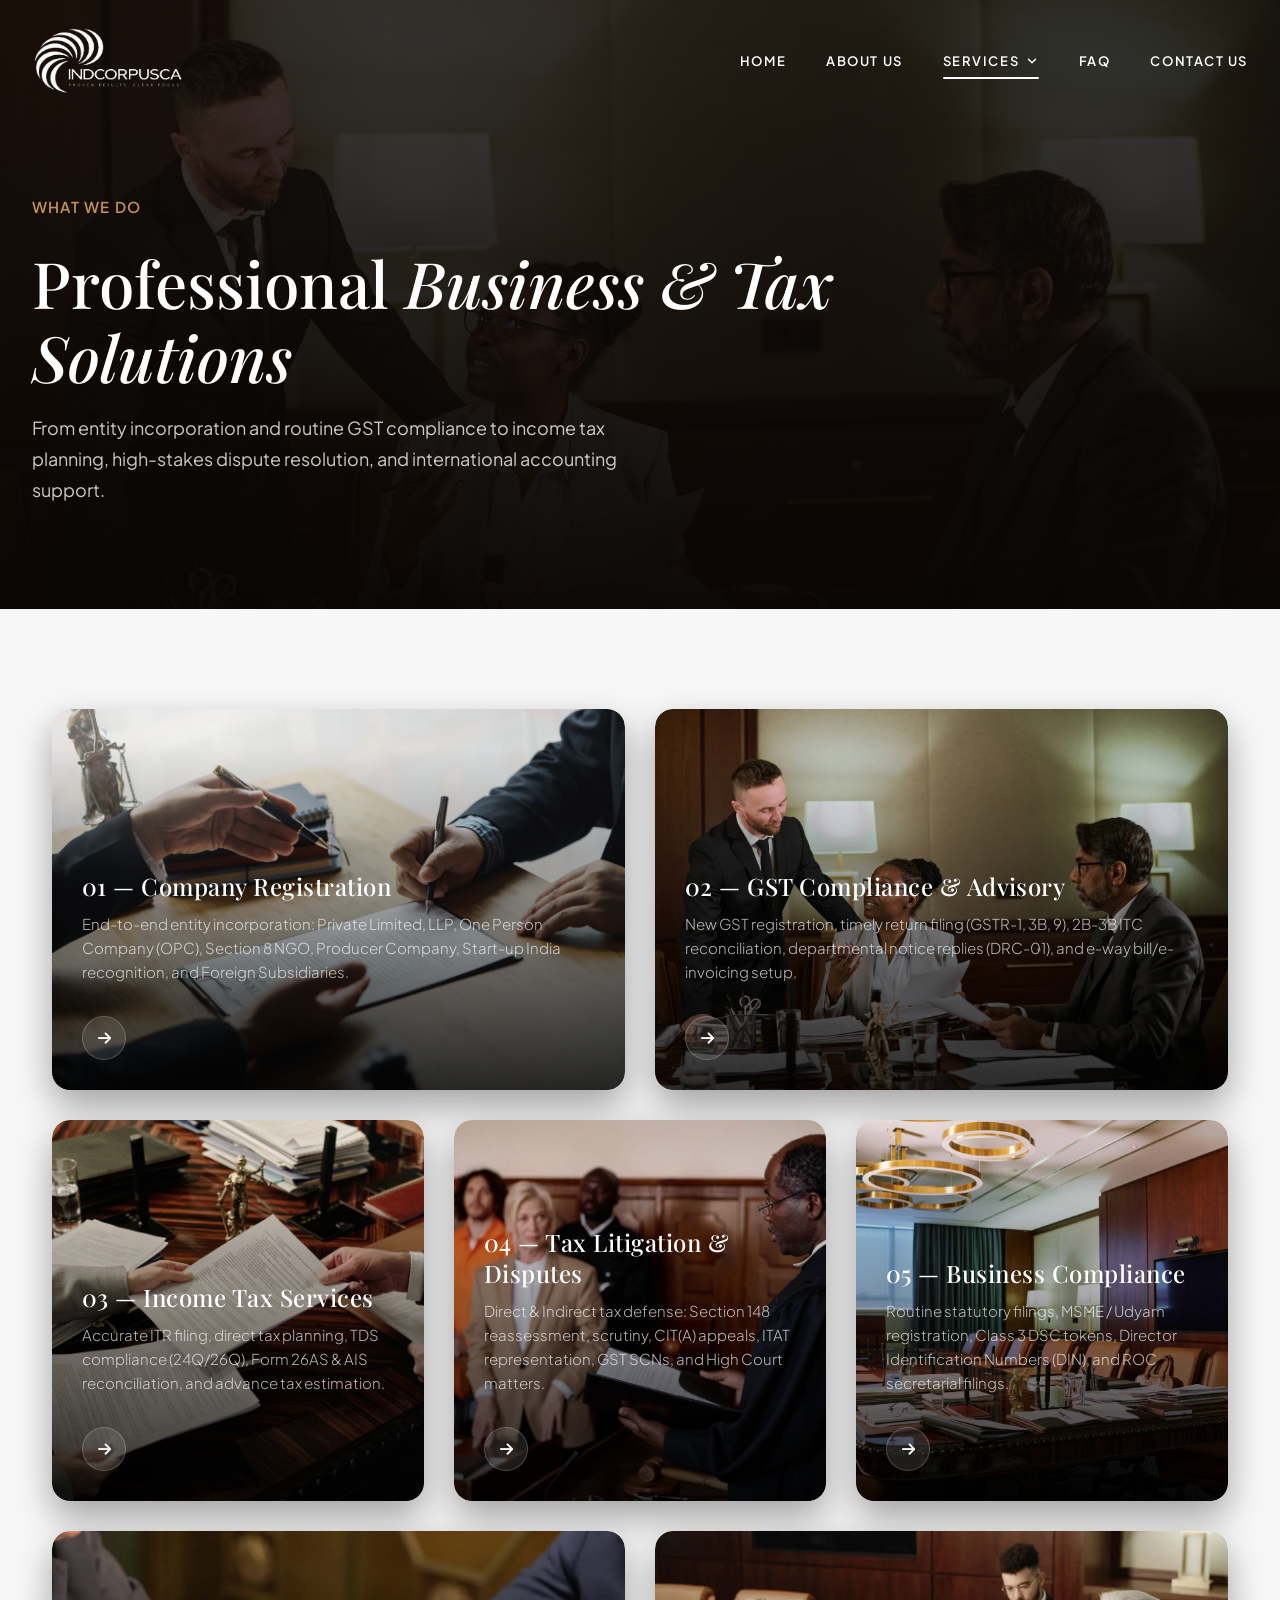
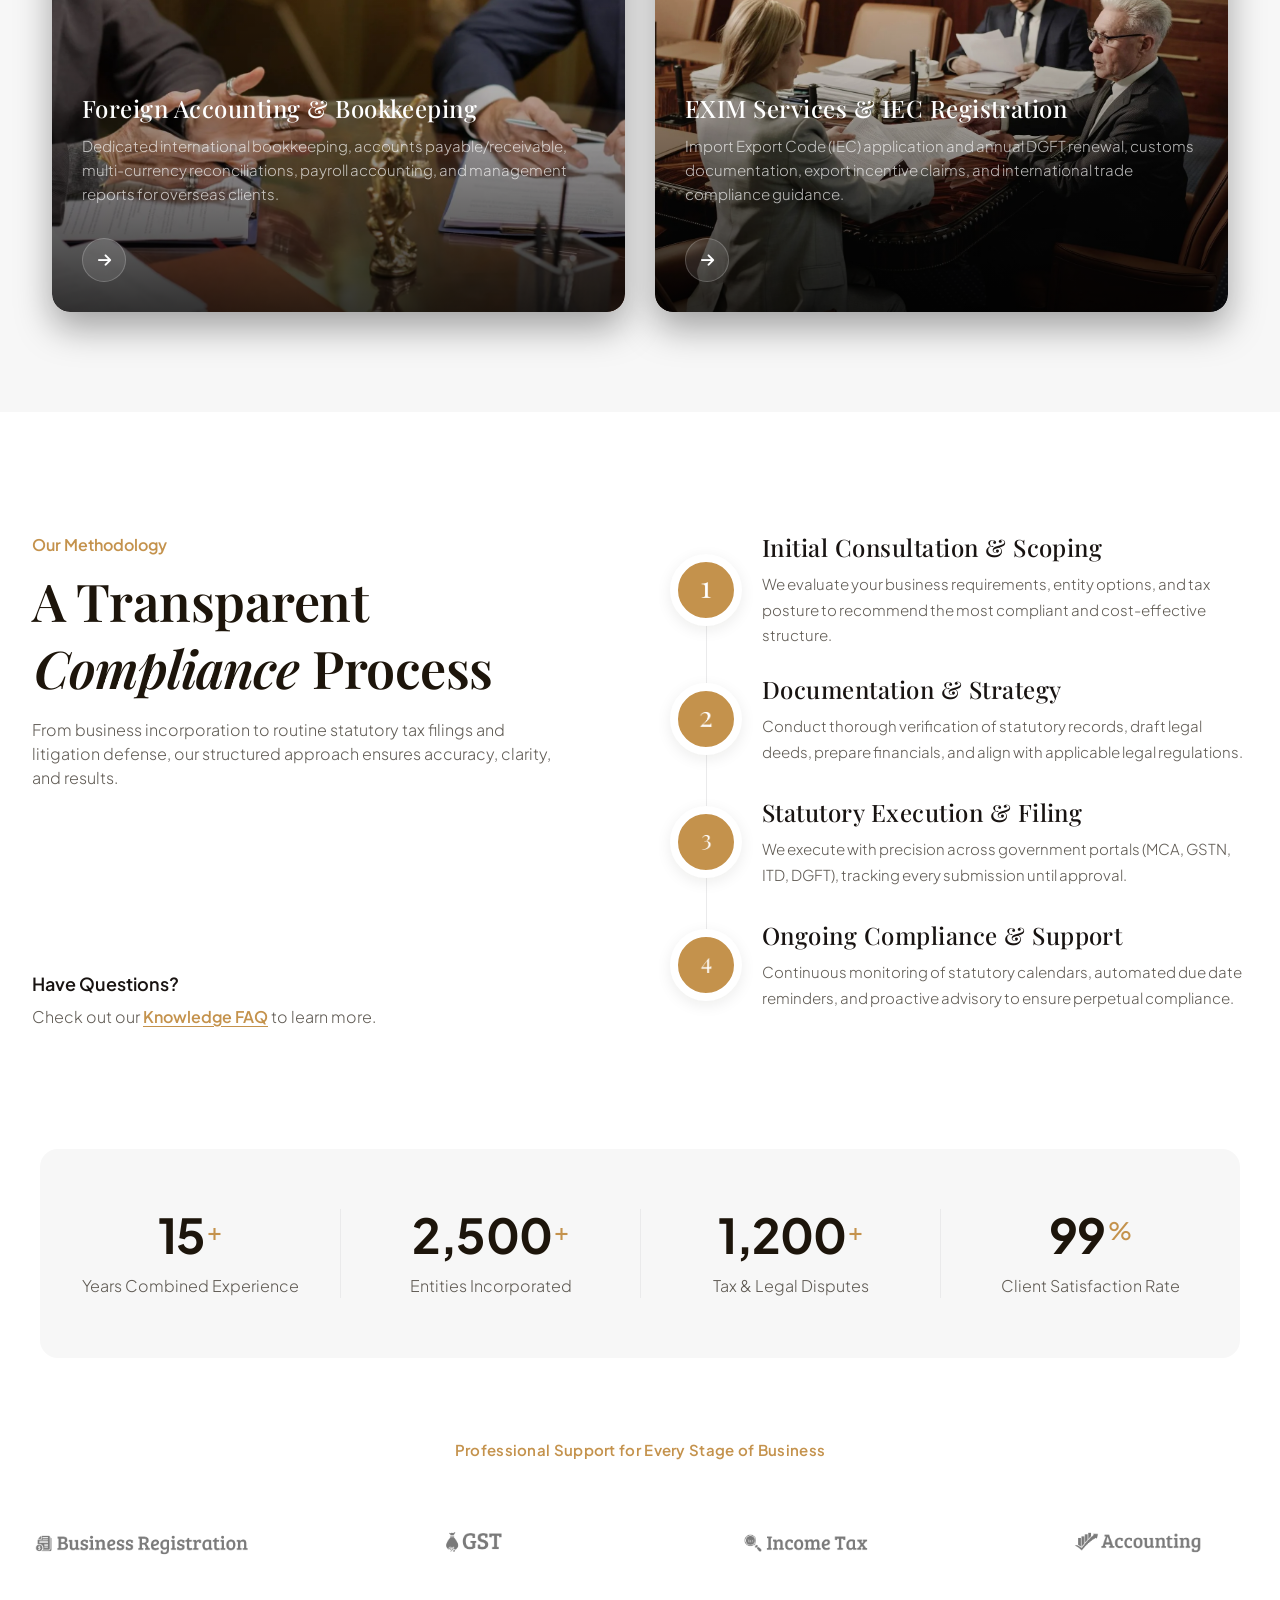
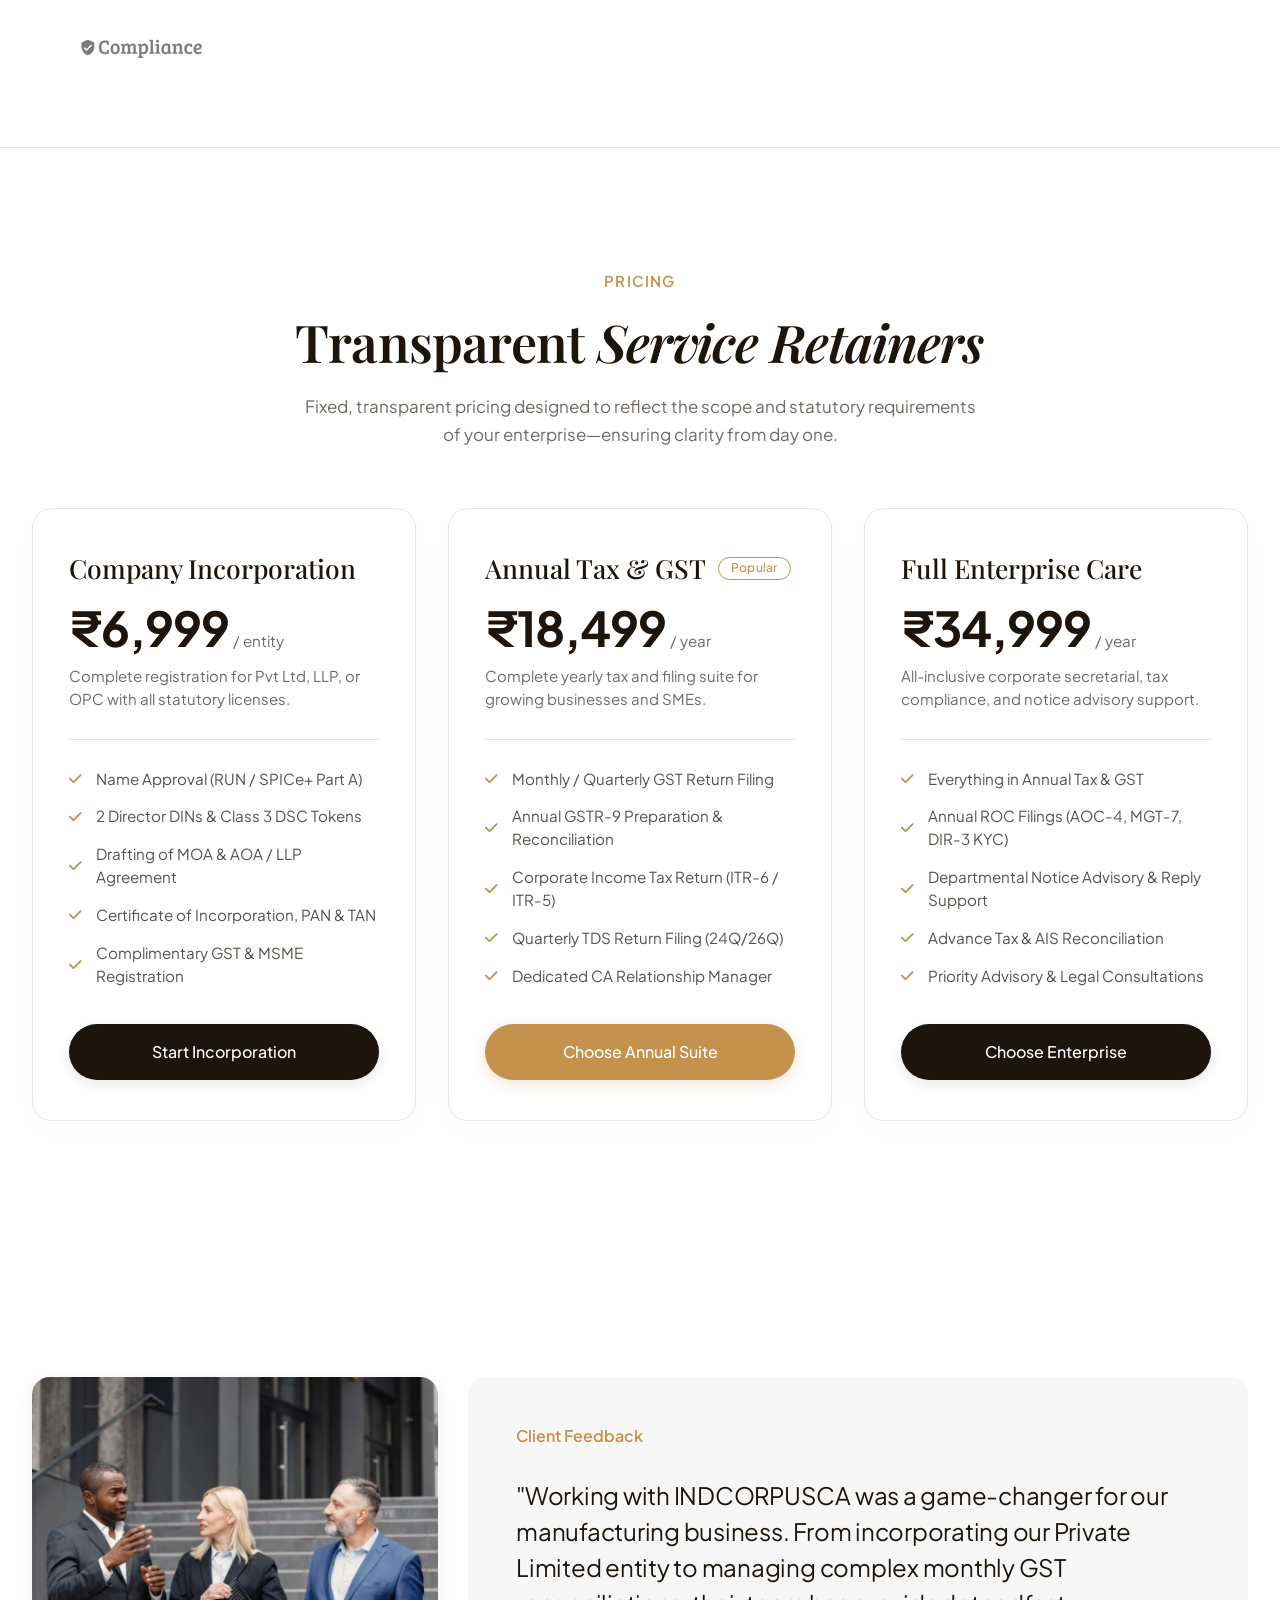
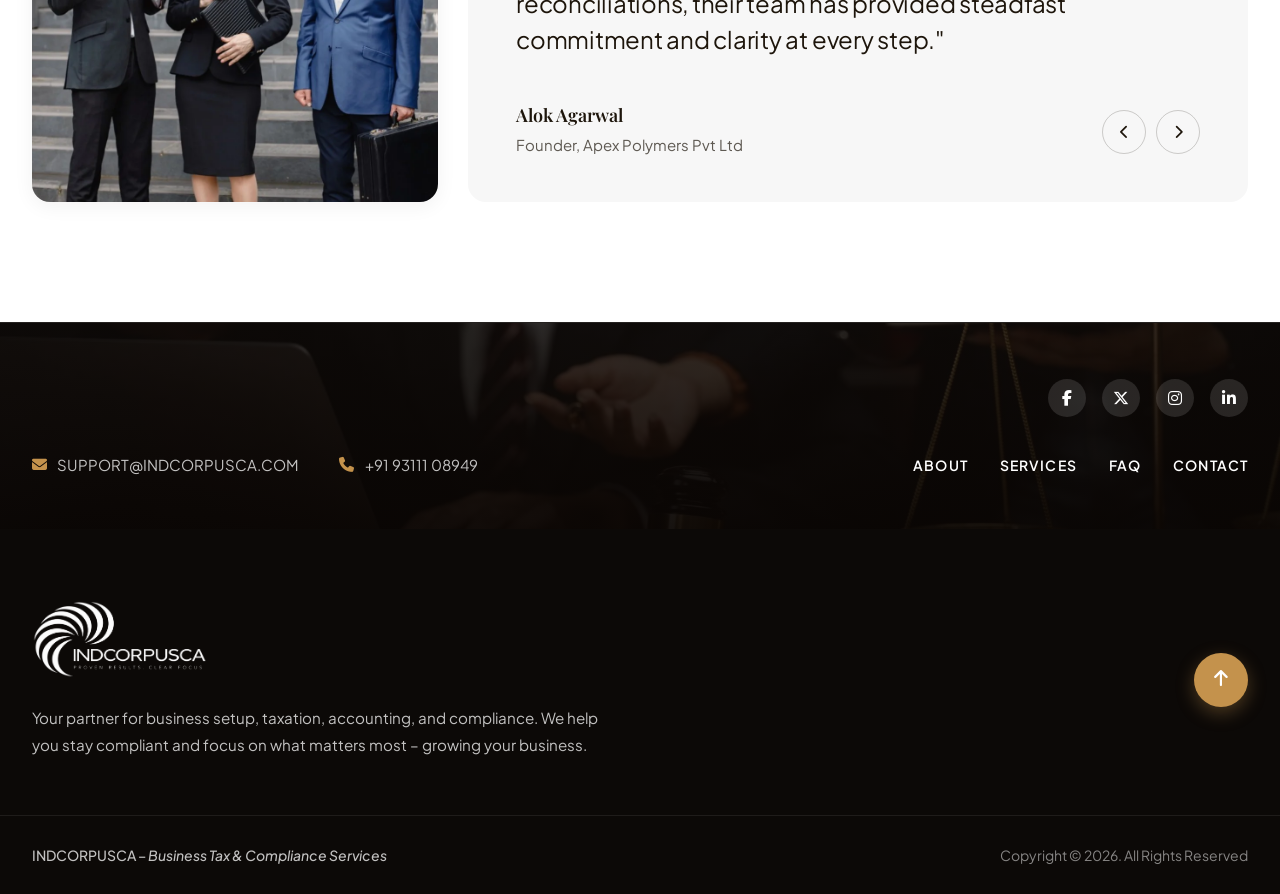
<file: services.html>
<!DOCTYPE html>
<html lang="en">
<head>
  <meta charset="UTF-8" />
  <meta name="viewport" content="width=device-width, initial-scale=1.0" />
  <title>Services | Business Registration, Tax &amp; Compliance Solutions | INDCORPUSCA</title>
  <meta name="description" content="Explore INDCORPUSCA's full suite of professional services: Company Registration, GST Compliance, Income Tax Filing, Tax Litigation &amp; Dispute Resolution, and Foreign Accounting." />
  <meta name="keywords" content="company registration services, GST compliance services, income tax return filing, tax litigation firm india, foreign accounting services, MSME registration online, DSC DIN services, EXIM IEC registration" />
  <link rel="canonical" href="https://indcorpusca.com/services" />

  <!-- Open Graph / Social Meta -->
  <meta property="og:type" content="website" />
  <meta property="og:title" content="Services | Business Registration, Tax &amp; Compliance Solutions | INDCORPUSCA" />
  <meta property="og:description" content="Professional CA, tax, and compliance services tailored to startups, SMEs, and corporate enterprises across India." />
  <meta property="og:url" content="https://indcorpusca.com/services" />
  <meta property="og:image" content="images/explaining-contract-points-to-colleague.webp" />

  <!-- Schema.org Structured Data -->
  <script type="application/ld+json">
  {
    "@context": "https://schema.org",
    "@type": "Service",
    "name": "INDCORPUSCA Professional Business & Tax Services",
    "provider": {
      "@type": "ProfessionalService",
      "name": "INDCORPUSCA",
      "url": "https://indcorpusca.com",
      "telephone": "+91 93111 08949",
      "email": "support@indcorpusca.com"
    },
    "hasOfferCatalog": {
      "@type": "OfferCatalog",
      "name": "Corporate & Tax Services",
      "itemListElement": [
        {
          "@type": "Offer",
          "itemOffered": {
            "@type": "Service",
            "name": "Company Registration Services",
            "url": "https://indcorpusca.com/company-registration"
          }
        },
        {
          "@type": "Offer",
          "itemOffered": {
            "@type": "Service",
            "name": "GST Registration & Compliance Services",
            "url": "https://indcorpusca.com/gst-compliance"
          }
        },
        {
          "@type": "Offer",
          "itemOffered": {
            "@type": "Service",
            "name": "Income Tax Return & Advisory Services",
            "url": "https://indcorpusca.com/income-tax-services"
          }
        },
        {
          "@type": "Offer",
          "itemOffered": {
            "@type": "Service",
            "name": "Direct & Indirect Tax Litigation",
            "url": "https://indcorpusca.com/tax-litigation"
          }
        },
        {
          "@type": "Offer",
          "itemOffered": {
            "@type": "Service",
            "name": "Business Compliance & Foreign Accounting",
            "url": "https://indcorpusca.com/business-compliance"
          }
        }
      ]
    }
  }
  </script>

  <!-- Favicon -->
  <link rel="icon" type="image/x-icon" href="/favicon/favicon.ico" />
  <link rel="icon" type="image/png" sizes="16x16" href="/favicon/favicon-16x16.png" />
  <link rel="icon" type="image/png" sizes="32x32" href="/favicon/favicon-32x32.png" />
  <link rel="apple-touch-icon" sizes="180x180" href="/favicon/apple-touch-icon.png" />
  <link rel="manifest" href="/favicon/site.webmanifest" />
  <meta name="theme-color" content="#14100d" />

  <!-- Google Fonts: Playfair Display & Plus Jakarta Sans -->
  <link rel="preconnect" href="https://fonts.googleapis.com" />
  <link rel="preconnect" href="https://fonts.gstatic.com" crossorigin />
  <link href="https://fonts.googleapis.com/css2?family=Playfair+Display:ital,wght@0,400;0,500;0,600;0,700;1,400;1,500;1,600&family=Plus+Jakarta+Sans:wght@300;400;500;600;700&display=swap" rel="stylesheet" />

  <!-- FontAwesome for Social and UI Icons -->
  <link rel="stylesheet" href="https://cdnjs.cloudflare.com/ajax/libs/font-awesome/6.5.1/css/all.min.css" />

  <link rel="stylesheet" href="style.css" />
</head>
<body id="top" class="page-services">

  <!-- =========================================================================
       1. HERO BANNER & HEADER ("Expert Legal Support for You")
       ========================================================================= -->
  <section class="services-hero-section">
    <div class="services-hero-overlay"></div>

    <!-- Navigation Header -->
    <header class="site-header site-header-services" id="site-header">
      <div class="nav-container">
        <a href="/" class="brand-logo" aria-label="INDCORPUSCA Home">
          <img src="images/indc-logo.webp" alt="INDCORPUSCA Logo" width="152" height="66" />
        </a>

        <nav class="nav-menu" aria-label="Main Navigation">
          <ul class="nav-list">
            <li class="nav-item"><a href="/" class="nav-link">Home</a></li>
            <li class="nav-item"><a href="about-us" class="nav-link">About Us</a></li>
            <li class="nav-item has-dropdown active">
              <a href="services" class="nav-link">
                Services
                <svg class="dropdown-chevron" viewBox="0 0 24 24" width="14" height="14" fill="none" stroke="currentColor" stroke-width="2.5" stroke-linecap="round" stroke-linejoin="round">
                  <polyline points="6 9 12 15 18 9"></polyline>
                </svg>
              </a>
              <ul class="dropdown-menu">
                <li><a href="company-registration">Company Registration</a></li>
                <li><a href="gst-compliance">GST Compliance</a></li>
                <li><a href="income-tax-services">Income Tax Services</a></li>
                <li><a href="tax-litigation">Tax Litigation</a></li>
                <li><a href="business-compliance">Business Compliance</a></li>
              </ul>
            </li>
            <li class="nav-item"><a href="faq" class="nav-link">FAQ</a></li>
            <li class="nav-item"><a href="contact-us" class="nav-link">Contact Us</a></li>
          </ul>
        </nav>

        <button class="mobile-toggle" aria-label="Toggle navigation menu" id="mobileToggle">
          <span></span>
          <span></span>
          <span></span>
        </button>
      </div>
    </header>

    <!-- Hero Content -->
    <div class="container services-hero-content">
      <div class="services-hero-header">
        <span class="tag-heading section-eyebrow eyebrow-gold">What We Do</span>
        <h1 class="services-hero-title">
          Professional <em>Business &amp; Tax Solutions</em>
        </h1>
        <p class="services-hero-lead">
          From entity incorporation and routine GST compliance to income tax planning, high-stakes dispute resolution, and international accounting support.
        </p>
      </div>
    </div>
  </section>


  <!-- =========================================================================
       2. PRACTICE AREAS / SERVICES CARDS (2-3-2 LAYOUT)
       ========================================================================= -->
  <section class="services-showcase-section" id="services-grid">
    <div class="container">
      <div class="services-grid">
        <!-- Row 1: 2 Half-Width Cards -->
        <!-- Card 1: Company Registration -->
        <div class="service-card service-card-half">
          <div class="service-card-bg" style="background-image: url('images/service-corporate-law.webp');"></div>
          <div class="service-card-overlay"></div>
          <div class="service-card-content">
            <h3 class="service-title">01 — Company Registration</h3>
            <p class="service-desc">
              End-to-end entity incorporation: Private Limited, LLP, One Person Company (OPC), Section 8 NGO, Producer Company, Start-up India recognition, and Foreign Subsidiaries.
            </p>
            <a href="company-registration" class="service-circle-btn" aria-label="Explore Company Registration Services">
              <i class="fa-solid fa-arrow-right"></i>
            </a>
          </div>
        </div>

        <!-- Card 2: GST Registration & Compliance -->
        <div class="service-card service-card-half">
          <div class="service-card-bg" style="background-image: url('images/discussion-of-main-points-of-document.webp');"></div>
          <div class="service-card-overlay"></div>
          <div class="service-card-content">
            <h3 class="service-title">02 — GST Compliance &amp; Advisory</h3>
            <p class="service-desc">
              New GST registration, timely return filing (GSTR-1, 3B, 9), 2B-3B ITC reconciliation, departmental notice replies (DRC-01), and e-way bill/e-invoicing setup.
            </p>
            <a href="gst-compliance" class="service-circle-btn" aria-label="Explore GST Compliance Services">
              <i class="fa-solid fa-arrow-right"></i>
            </a>
          </div>
        </div>

        <!-- Row 2: 3 Third-Width Cards -->
        <!-- Card 3: Income Tax Services -->
        <div class="service-card service-card-third">
          <div class="service-card-bg" style="background-image: url('images/two-attorneys-exchanging-documents-sitting-side.webp');"></div>
          <div class="service-card-overlay"></div>
          <div class="service-card-content">
            <h3 class="service-title">03 — Income Tax Services</h3>
            <p class="service-desc">
              Accurate ITR filing, direct tax planning, TDS compliance (24Q/26Q), Form 26AS &amp; AIS reconciliation, and advance tax estimation.
            </p>
            <a href="income-tax-services" class="service-circle-btn" aria-label="Explore Income Tax Services">
              <i class="fa-solid fa-arrow-right"></i>
            </a>
          </div>
        </div>

        <!-- Card 4: Tax Litigation & Dispute Resolution -->
        <div class="service-card service-card-third">
          <div class="service-card-bg" style="background-image: url('images/confident-mature-male-judge-in-black-mantle-announce.webp');"></div>
          <div class="service-card-overlay"></div>
          <div class="service-card-content">
            <h3 class="service-title">04 — Tax Litigation &amp; Disputes</h3>
            <p class="service-desc">
              Direct &amp; Indirect tax defense: Section 148 reassessment, scrutiny, CIT(A) appeals, ITAT representation, GST SCNs, and High Court matters.
            </p>
            <a href="tax-litigation" class="service-circle-btn" aria-label="Explore Tax Litigation Services">
              <i class="fa-solid fa-arrow-right"></i>
            </a>
          </div>
        </div>

        <!-- Card 5: Business Compliance & Other Services -->
        <div class="service-card service-card-third">
          <div class="service-card-bg" style="background-image: url('images/spacious-boardroom-for-working-meetings.webp');"></div>
          <div class="service-card-overlay"></div>
          <div class="service-card-content">
            <h3 class="service-title">05 — Business Compliance</h3>
            <p class="service-desc">
              Routine statutory filings, MSME / Udyam registration, Class 3 DSC tokens, Director Identification Numbers (DIN), and ROC secretarial filings.
            </p>
            <a href="business-compliance" class="service-circle-btn" aria-label="Explore Business Compliance Services">
              <i class="fa-solid fa-arrow-right"></i>
            </a>
          </div>
        </div>

        <!-- Row 3: 2 Half-Width Cards -->
        <!-- Card 6: Foreign Accounting Services -->
        <div class="service-card service-card-half">
          <div class="service-card-bg" style="background-image: url('images/two-experienced-lawyers-in-formalwear-interacting.webp');"></div>
          <div class="service-card-overlay"></div>
          <div class="service-card-content">
            <h3 class="service-title">Foreign Accounting &amp; Bookkeeping</h3>
            <p class="service-desc">
              Dedicated international bookkeeping, accounts payable/receivable, multi-currency reconciliations, payroll accounting, and management reports for overseas clients.
            </p>
            <a href="business-compliance" class="service-circle-btn" aria-label="Learn more about Foreign Accounting Services">
              <i class="fa-solid fa-arrow-right"></i>
            </a>
          </div>
        </div>

        <!-- Card 7: EXIM & Trade Support -->
        <div class="service-card service-card-half">
          <div class="service-card-bg" style="background-image: url('images/biracial-group-of-attorneys-working-with-documents.webp');"></div>
          <div class="service-card-overlay"></div>
          <div class="service-card-content">
            <h3 class="service-title">EXIM Services &amp; IEC Registration</h3>
            <p class="service-desc">
              Import Export Code (IEC) application and annual DGFT renewal, customs documentation, export incentive claims, and international trade compliance guidance.
            </p>
            <a href="business-compliance" class="service-circle-btn" aria-label="Learn more about EXIM Services">
              <i class="fa-solid fa-arrow-right"></i>
            </a>
          </div>
        </div>
      </div>
    </div>
  </section>


  <!-- =========================================================================
       3. PROCESS SECTION ("A Clear Legal Process")
       ========================================================================= -->
  <section class="process-section" id="process">
    <div class="container">
      <div class="process-layout">
        <!-- Left: Intro & Clean FAQ Link -->
        <div class="process-intro">
          <div>
            <span class="section-eyebrow">Our Methodology</span>
            <h2 class="section-heading-dark">A Transparent <em>Compliance</em> Process</h2>
            <p class="process-lead">
              From business incorporation to routine statutory tax filings and litigation defense, our structured approach ensures accuracy, clarity, and results.
            </p>
          </div>
          <div class="process-faq-wrapper">
            <h5 class="process-faq-title">Have Questions?</h5>
            <p class="process-faq-text">
              Check out our <a href="faq" class="process-faq-link">Knowledge FAQ</a> to learn more.
            </p>
          </div>
        </div>

        <!-- Right: Numbered Feature List -->
        <div class="feature-list-wrapper">
          <!-- Step 1 -->
          <div class="feature-list-item">
            <span class="connector"></span>
            <div class="icon-wrapper">
              <div class="icon">
                <img src="images/number-1-new.webp" alt="Step 1" width="16" height="16" />
              </div>
            </div>
            <div class="feature-list-content">
              <h3 class="feature-list-title">Initial Consultation &amp; Scoping</h3>
              <p class="feature-list-desc">We evaluate your business requirements, entity options, and tax posture to recommend the most compliant and cost-effective structure.</p>
            </div>
          </div>

          <!-- Step 2 -->
          <div class="feature-list-item">
            <span class="connector"></span>
            <div class="icon-wrapper">
              <div class="icon">
                <img src="images/number-2-new.webp" alt="Step 2" width="16" height="16" />
              </div>
            </div>
            <div class="feature-list-content">
              <h3 class="feature-list-title">Documentation &amp; Strategy</h3>
              <p class="feature-list-desc">Conduct thorough verification of statutory records, draft legal deeds, prepare financials, and align with applicable legal regulations.</p>
            </div>
          </div>

          <!-- Step 3 -->
          <div class="feature-list-item">
            <span class="connector"></span>
            <div class="icon-wrapper">
              <div class="icon">
                <img src="images/number-3-new.webp" alt="Step 3" width="16" height="16" />
              </div>
            </div>
            <div class="feature-list-content">
              <h3 class="feature-list-title">Statutory Execution &amp; Filing</h3>
              <p class="feature-list-desc">We execute with precision across government portals (MCA, GSTN, ITD, DGFT), tracking every submission until approval.</p>
            </div>
          </div>

          <!-- Step 4 -->
          <div class="feature-list-item">
            <div class="icon-wrapper">
              <div class="icon">
                <img src="images/number-4-new.webp" alt="Step 4" width="16" height="16" />
              </div>
            </div>
            <div class="feature-list-content">
              <h3 class="feature-list-title">Ongoing Compliance &amp; Support</h3>
              <p class="feature-list-desc">Continuous monitoring of statutory calendars, automated due date reminders, and proactive advisory to ensure perpetual compliance.</p>
            </div>
          </div>
        </div>
      </div>
    </div>
  </section>


  <!-- =========================================================================
       4. KEY STATS SECTION
       ========================================================================= -->
  <section class="home-stats-section" id="stats">
    <div class="container story-container">
      <div class="about-stats-box">
        <!-- Stat 1 -->
        <div class="stat-col">
          <div class="stat-num-row">
            <span class="stat-big-num">15</span>
            <sup class="stat-super">+</sup>
          </div>
          <p class="stat-caption">Years Combined Experience</p>
        </div>

        <!-- Stat 2 -->
        <div class="stat-col">
          <div class="stat-num-row">
            <span class="stat-big-num">2,500</span>
            <sup class="stat-super">+</sup>
          </div>
          <p class="stat-caption">Entities Incorporated</p>
        </div>

        <!-- Stat 3 -->
        <div class="stat-col">
          <div class="stat-num-row">
            <span class="stat-big-num">1,200</span>
            <sup class="stat-super">+</sup>
          </div>
          <p class="stat-caption">Tax &amp; Legal Disputes</p>
        </div>

        <!-- Stat 4 -->
        <div class="stat-col">
          <div class="stat-num-row">
            <span class="stat-big-num">99</span>
            <sup class="stat-super">%</sup>
          </div>
          <p class="stat-caption">Client Satisfaction Rate</p>
        </div>
      </div>
    </div>
  </section>


  <!-- =========================================================================
       5. CLIENTS / PARTNERS LOGO STRIP
       ========================================================================= -->
  <section class="partners-section">
    <div class="container">
      <p class="partners-tagline">Professional Support for Every Stage of Business</p>
      <div class="partners-grid">
        <div class="partner-item">
          <img src="images/Business%20Registration.png" alt="Business Registration Services" width="177" height="72" />
        </div>
        <div class="partner-item">
          <img src="images/GST.png" alt="GST Registration &amp; Compliance" width="177" height="72" />
        </div>
        <div class="partner-item">
          <img src="images/Income%20Tax.png" alt="Income Tax Return &amp; Planning" width="177" height="72" />
        </div>
        <div class="partner-item">
          <img src="images/Accounting.png" alt="Accounting &amp; Bookkeeping Services" width="177" height="72" />
        </div>
        <div class="partner-item">
          <img src="images/Compliance.png" alt="Corporate Compliance &amp; Secretarial" width="177" height="72" />
        </div>
      </div>
    </div>
  </section>


  <!-- =========================================================================
       6. PRICING SECTION ("Transparent & Flexible Pricing")
       ========================================================================= -->
  <section class="pricing-section" id="pricing">
    <div class="container">
      <div class="section-header-center">
        <span class="tag-heading section-eyebrow eyebrow-gold">Pricing</span>
        <h2 class="section-heading-dark">Transparent <em>Service Retainers</em></h2>
        <p class="section-subtitle-dark">
          Fixed, transparent pricing designed to reflect the scope and statutory requirements of your enterprise—ensuring clarity from day one.
        </p>
      </div>

      <div class="pricing-grid">
        <!-- Plan 1: Company Incorporation -->
        <div class="pricing-card">
          <div class="pricing-card-header">
            <h3 class="plan-name">Company Incorporation</h3>
            <div class="plan-price-row">
              <span class="plan-price">₹6,999</span>
              <span class="plan-cycle">/ entity</span>
            </div>
            <p class="plan-subtitle">Complete registration for Pvt Ltd, LLP, or OPC with all statutory licenses.</p>
          </div>

          <div class="pricing-divider"></div>

          <ul class="plan-features">
            <li><i class="fa-solid fa-check"></i> <span>Name Approval (RUN / SPICe+ Part A)</span></li>
            <li><i class="fa-solid fa-check"></i> <span>2 Director DINs &amp; Class 3 DSC Tokens</span></li>
            <li><i class="fa-solid fa-check"></i> <span>Drafting of MOA &amp; AOA / LLP Agreement</span></li>
            <li><i class="fa-solid fa-check"></i> <span>Certificate of Incorporation, PAN &amp; TAN</span></li>
            <li><i class="fa-solid fa-check"></i> <span>Complimentary GST &amp; MSME Registration</span></li>
          </ul>

          <div class="pricing-cta">
            <a href="contact-us" class="btn-plan-dark">
              <span>Start Incorporation</span>
            </a>
          </div>
        </div>

        <!-- Plan 2: Annual Compliance & Tax (Popular) -->
        <div class="pricing-card pricing-card-popular">
          <div class="pricing-card-header">
            <h3 class="plan-name">Annual Tax &amp; GST <span class="plan-badge-inline">Popular</span></h3>
            <div class="plan-price-row">
              <span class="plan-price">₹18,499</span>
              <span class="plan-cycle">/ year</span>
            </div>
            <p class="plan-subtitle">Complete yearly tax and filing suite for growing businesses and SMEs.</p>
          </div>

          <div class="pricing-divider"></div>

          <ul class="plan-features">
            <li><i class="fa-solid fa-check"></i> <span>Monthly / Quarterly GST Return Filing</span></li>
            <li><i class="fa-solid fa-check"></i> <span>Annual GSTR-9 Preparation &amp; Reconciliation</span></li>
            <li><i class="fa-solid fa-check"></i> <span>Corporate Income Tax Return (ITR-6 / ITR-5)</span></li>
            <li><i class="fa-solid fa-check"></i> <span>Quarterly TDS Return Filing (24Q/26Q)</span></li>
            <li><i class="fa-solid fa-check"></i> <span>Dedicated CA Relationship Manager</span></li>
          </ul>

          <div class="pricing-cta">
            <a href="contact-us" class="btn-plan-gold">
              <span>Choose Annual Suite</span>
            </a>
          </div>
        </div>

        <!-- Plan 3: Full Enterprise & Litigation -->
        <div class="pricing-card">
          <div class="pricing-card-header">
            <h3 class="plan-name">Full Enterprise Care</h3>
            <div class="plan-price-row">
              <span class="plan-price">₹34,999</span>
              <span class="plan-cycle">/ year</span>
            </div>
            <p class="plan-subtitle">All-inclusive corporate secretarial, tax compliance, and notice advisory support.</p>
          </div>

          <div class="pricing-divider"></div>

          <ul class="plan-features">
            <li><i class="fa-solid fa-check"></i> <span>Everything in Annual Tax &amp; GST</span></li>
            <li><i class="fa-solid fa-check"></i> <span>Annual ROC Filings (AOC-4, MGT-7, DIR-3 KYC)</span></li>
            <li><i class="fa-solid fa-check"></i> <span>Departmental Notice Advisory &amp; Reply Support</span></li>
            <li><i class="fa-solid fa-check"></i> <span>Advance Tax &amp; AIS Reconciliation</span></li>
            <li><i class="fa-solid fa-check"></i> <span>Priority Advisory &amp; Legal Consultations</span></li>
          </ul>

          <div class="pricing-cta">
            <a href="contact-us" class="btn-plan-dark">
              <span>Choose Enterprise</span>
            </a>
          </div>
        </div>
      </div>
    </div>
  </section>


  <!-- =========================================================================
       7. TESTIMONIALS SECTION
       ========================================================================= -->
  <section class="testimonials-section" id="testimonials">
    <div class="container">
      <div class="testimonials-box-layout">
        <!-- Left: Image Column -->
        <div class="testimonials-image-col">
          <div class="testimonials-image-wrap" style="background-image: url('images/business-people-crop.webp');" aria-label="Our Clients"></div>
        </div>

        <!-- Right: Testimonial Card Column -->
        <div class="testimonials-card-col">
          <span class="testimonials-eyebrow">Client Feedback</span>

          <!-- Testimonial Slides Container -->
          <div class="testimonials-slides-wrapper">
            <!-- Slide 1 -->
            <div class="testimonial-slide active">
              <p class="testimonial-quote">
                "Working with INDCORPUSCA was a game-changer for our manufacturing business. From incorporating our Private Limited entity to managing complex monthly GST reconciliations, their team has provided steadfast commitment and clarity at every step."
              </p>
              <div class="testimonial-footer">
                <div class="testimonial-author">
                  <strong class="author-name">Alok Agarwal</strong>
                  <span class="author-role">Founder, Apex Polymers Pvt Ltd</span>
                </div>
                <div class="testimonial-controls">
                  <button type="button" class="testimonial-arrow-btn prev-btn" aria-label="Previous Testimonial">
                    <i class="fa-solid fa-chevron-left"></i>
                  </button>
                  <button type="button" class="testimonial-arrow-btn next-btn" aria-label="Next Testimonial">
                    <i class="fa-solid fa-chevron-right"></i>
                  </button>
                </div>
              </div>
            </div>

            <!-- Slide 2 -->
            <div class="testimonial-slide">
              <p class="testimonial-quote">
                "INDCORPUSCA impressed our board with their depth of tax knowledge and rapid execution. They handled our Section 148 reassessment notice with precision and successfully defended our position without any arbitrary additions."
              </p>
              <div class="testimonial-footer">
                <div class="testimonial-author">
                  <strong class="author-name">Meera Nair</strong>
                  <span class="author-role">Director of Finance, Technovate Infotech</span>
                </div>
                <div class="testimonial-controls">
                  <button type="button" class="testimonial-arrow-btn prev-btn" aria-label="Previous Testimonial">
                    <i class="fa-solid fa-chevron-left"></i>
                  </button>
                  <button type="button" class="testimonial-arrow-btn next-btn" aria-label="Next Testimonial">
                    <i class="fa-solid fa-chevron-right"></i>
                  </button>
                </div>
              </div>
            </div>

            <!-- Slide 3 -->
            <div class="testimonial-slide">
              <p class="testimonial-quote">
                "Their foreign accounting services have saved our overseas operations countless hours. Daily reconciliations, accurate MIS reports, and zero compliance errors have made them an indispensable extended team for our enterprise."
              </p>
              <div class="testimonial-footer">
                <div class="testimonial-author">
                  <strong class="author-name">Arunav Sen</strong>
                  <span class="author-role">Managing Partner, CrossBorder Ventures</span>
                </div>
                <div class="testimonial-controls">
                  <button type="button" class="testimonial-arrow-btn prev-btn" aria-label="Previous Testimonial">
                    <i class="fa-solid fa-chevron-left"></i>
                  </button>
                  <button type="button" class="testimonial-arrow-btn next-btn" aria-label="Next Testimonial">
                    <i class="fa-solid fa-chevron-right"></i>
                  </button>
                </div>
              </div>
            </div>
          </div>
        </div>
      </div>
    </div>
  </section>


  <!-- =========================================================================
       8. DUAL-TIER FOOTER SECTION
       ========================================================================= -->
  <footer class="site-footer">
    <!-- Top Footer Hero/Banner Strip with Image Background -->
    <div class="footer-hero-strip">
      <div class="footer-hero-overlay"></div>
      <div class="container footer-strip-container">
        <!-- Top Social Icons -->
        <div class="footer-strip-top">
          <div class="footer-strip-socials">
            <a href="#" aria-label="Facebook"><i class="fa-brands fa-facebook-f"></i></a>
            <a href="#" aria-label="Twitter"><i class="fa-brands fa-x-twitter"></i></a>
            <a href="#" aria-label="Instagram"><i class="fa-brands fa-instagram"></i></a>
            <a href="#" aria-label="LinkedIn"><i class="fa-brands fa-linkedin-in"></i></a>
          </div>
        </div>

        <!-- Bottom Contact Pills & Quick Links -->
        <div class="footer-strip-bottom">
          <div class="footer-strip-contacts">
            <div class="contact-pill">
              <i class="fa-solid fa-envelope"></i>
              <span>SUPPORT@INDCORPUSCA.COM</span>
            </div>
            <div class="contact-pill">
              <i class="fa-solid fa-phone"></i>
              <span>+91 93111 08949</span>
            </div>
          </div>

          <div class="footer-strip-nav">
            <a href="about-us">ABOUT</a>
            <a href="services">SERVICES</a>
            <a href="faq">FAQ</a>
            <a href="contact-us">CONTACT</a>
          </div>
        </div>
      </div>
    </div>

    <!-- Main Footer Body -->
    <div class="footer-middle">
      <div class="container footer-middle-container">
        <div class="footer-brand-col">
          <a href="/" class="footer-logo">
            <img src="images/indc-logo.webp" alt="INDCORPUSCA Logo" width="175" height="78" />
          </a>
          <p class="footer-bio">
            Your partner for business setup, taxation, accounting, and compliance. We help you stay compliant and focus on what matters most – growing your business.
          </p>
        </div>

        <div class="footer-back-to-top">
          <a href="#top" class="back-to-top-btn" aria-label="Back to Top">
            <i class="fa-solid fa-arrow-up"></i>
          </a>
        </div>
      </div>
    </div>

    <!-- Bottom Copyright Bar -->
    <div class="footer-bottom">
      <div class="container footer-bottom-container">
        <h6 class="copyright-brand">INDCORPUSCA – <em>Business Tax &amp; Compliance Services</em></h6>
        <h6 class="copyright-text">Copyright &copy; 2026. All Rights Reserved</h6>
      </div>
    </div>
  </footer>


  <!-- Interactive JavaScript -->
  <script>
    // Mobile navigation menu toggle
    const mobileToggle = document.getElementById('mobileToggle');
    const navMenu = document.querySelector('.nav-menu');
    if (mobileToggle && navMenu) {
      mobileToggle.addEventListener('click', () => {
        navMenu.classList.toggle('nav-open');
        mobileToggle.classList.toggle('active');
      });
    }

    // Testimonials Carousel Logic
    (function initTestimonialsCarousel() {
      const testimonialsSection = document.querySelector('.testimonials-section');
      if (!testimonialsSection) return;

      const slides = testimonialsSection.querySelectorAll('.testimonial-slide');
      if (slides.length <= 1) return;

      let currentIndex = 0;
      slides.forEach((slide, idx) => {
        if (slide.classList.contains('active')) currentIndex = idx;
      });

      function showSlide(index) {
        currentIndex = (index + slides.length) % slides.length;
        slides.forEach((slide, idx) => {
          slide.classList.toggle('active', idx === currentIndex);
        });
      }

      testimonialsSection.addEventListener('click', (e) => {
        const prevBtn = e.target.closest('.prev-btn, #prevTestimonial');
        const nextBtn = e.target.closest('.next-btn, #nextTestimonial');

        if (prevBtn) {
          e.preventDefault();
          showSlide(currentIndex - 1);
        } else if (nextBtn) {
          e.preventDefault();
          showSlide(currentIndex + 1);
        }
      });

      // Keyboard arrow navigation
      testimonialsSection.addEventListener('keydown', (e) => {
        if (e.key === 'ArrowLeft') {
          e.preventDefault();
          showSlide(currentIndex - 1);
        } else if (e.key === 'ArrowRight') {
          e.preventDefault();
          showSlide(currentIndex + 1);
        }
      });

      // Mobile swipe gesture support
      let startX = 0;
      testimonialsSection.addEventListener('touchstart', (e) => {
        if (e.touches && e.touches.length > 0) {
          startX = e.touches[0].clientX;
        }
      }, { passive: true });

      testimonialsSection.addEventListener('touchend', (e) => {
        if (e.changedTouches && e.changedTouches.length > 0) {
          const diffX = startX - e.changedTouches[0].clientX;
          if (Math.abs(diffX) > 40) {
            if (diffX > 0) {
              showSlide(currentIndex + 1);
            } else {
              showSlide(currentIndex - 1);
            }
          }
        }
      }, { passive: true });
    })();
  </script>

  <!-- Offline file:// link support so local preview continues working without a web server -->
  <script>
    if (window.location.protocol === 'file:') {
      document.querySelectorAll('a[href]').forEach(function(a) {
        var h = a.getAttribute('href');
        if (h && !h.startsWith('http') && !h.startsWith('#') && !h.includes('.')) {
          a.setAttribute('href', (h === '/' ? 'index' : h) + '.html');
        }
      });
    }
  </script>
</body>
</html>
</file>
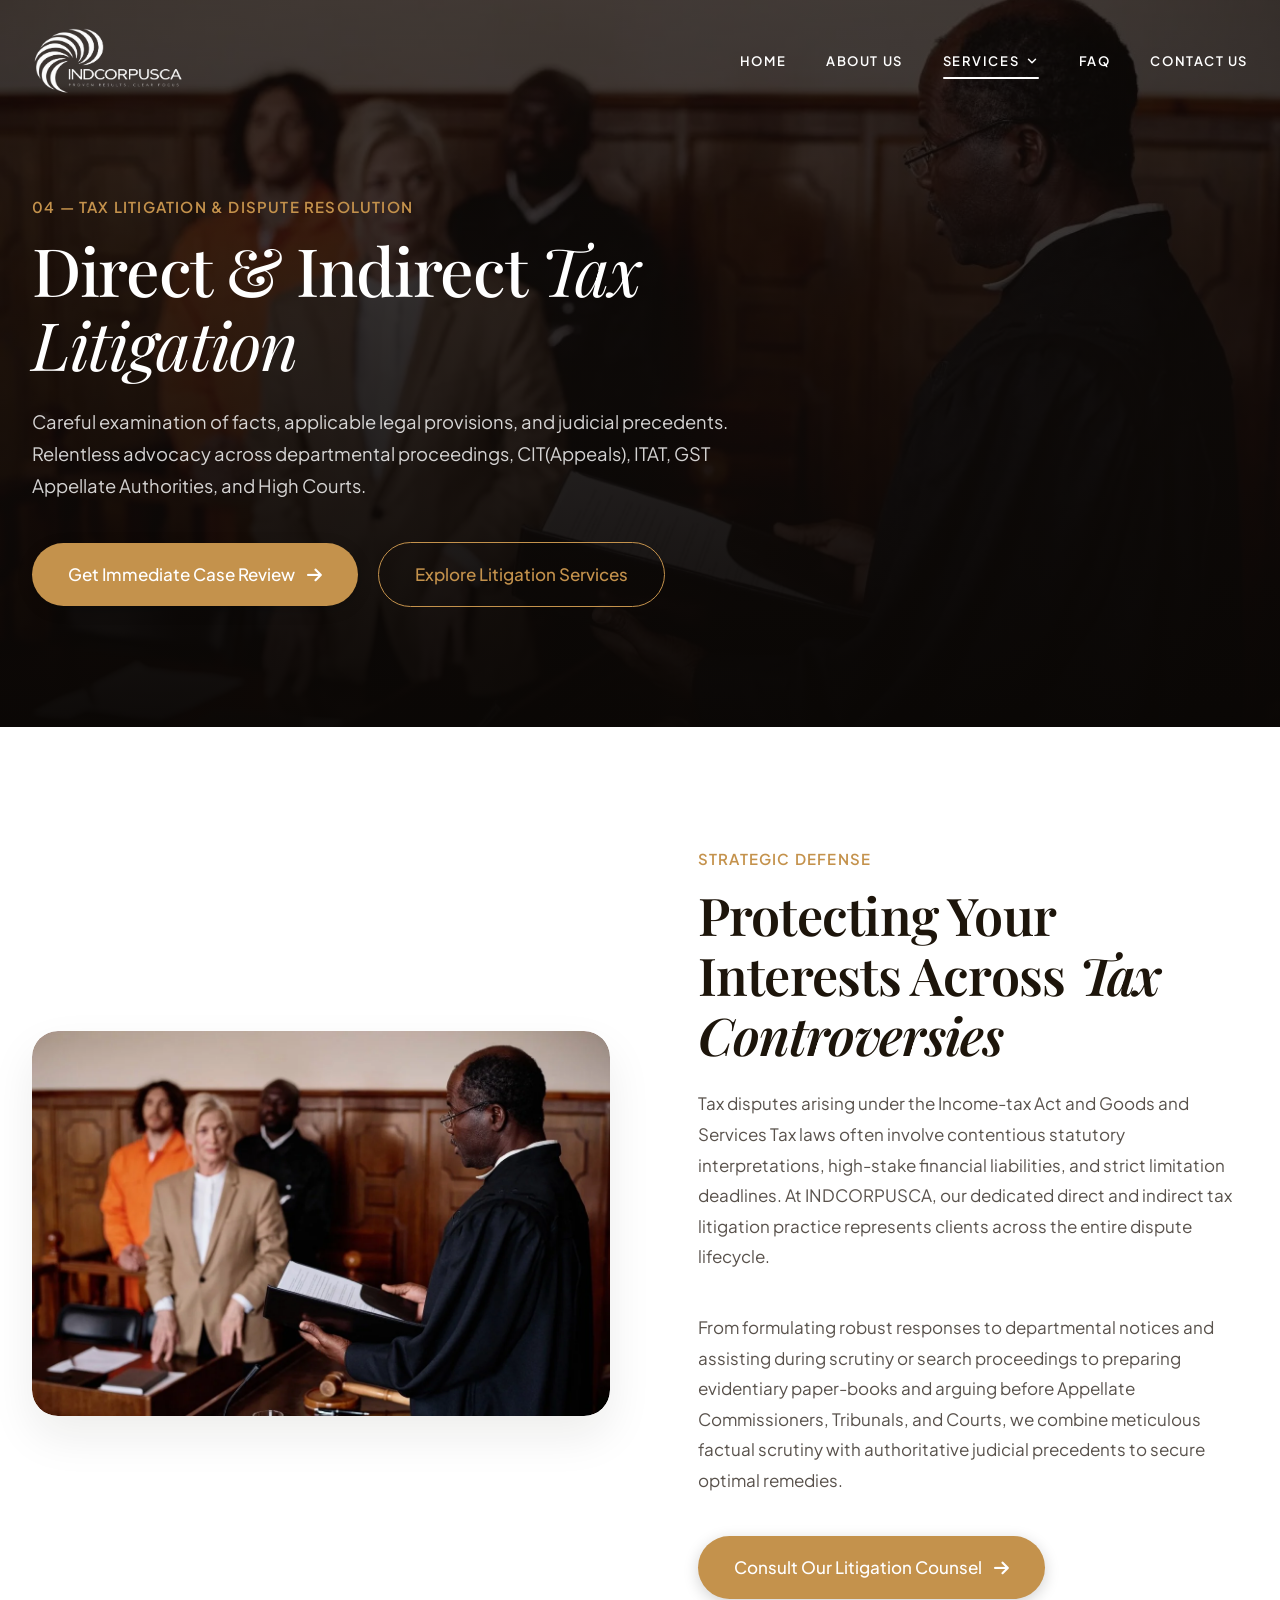
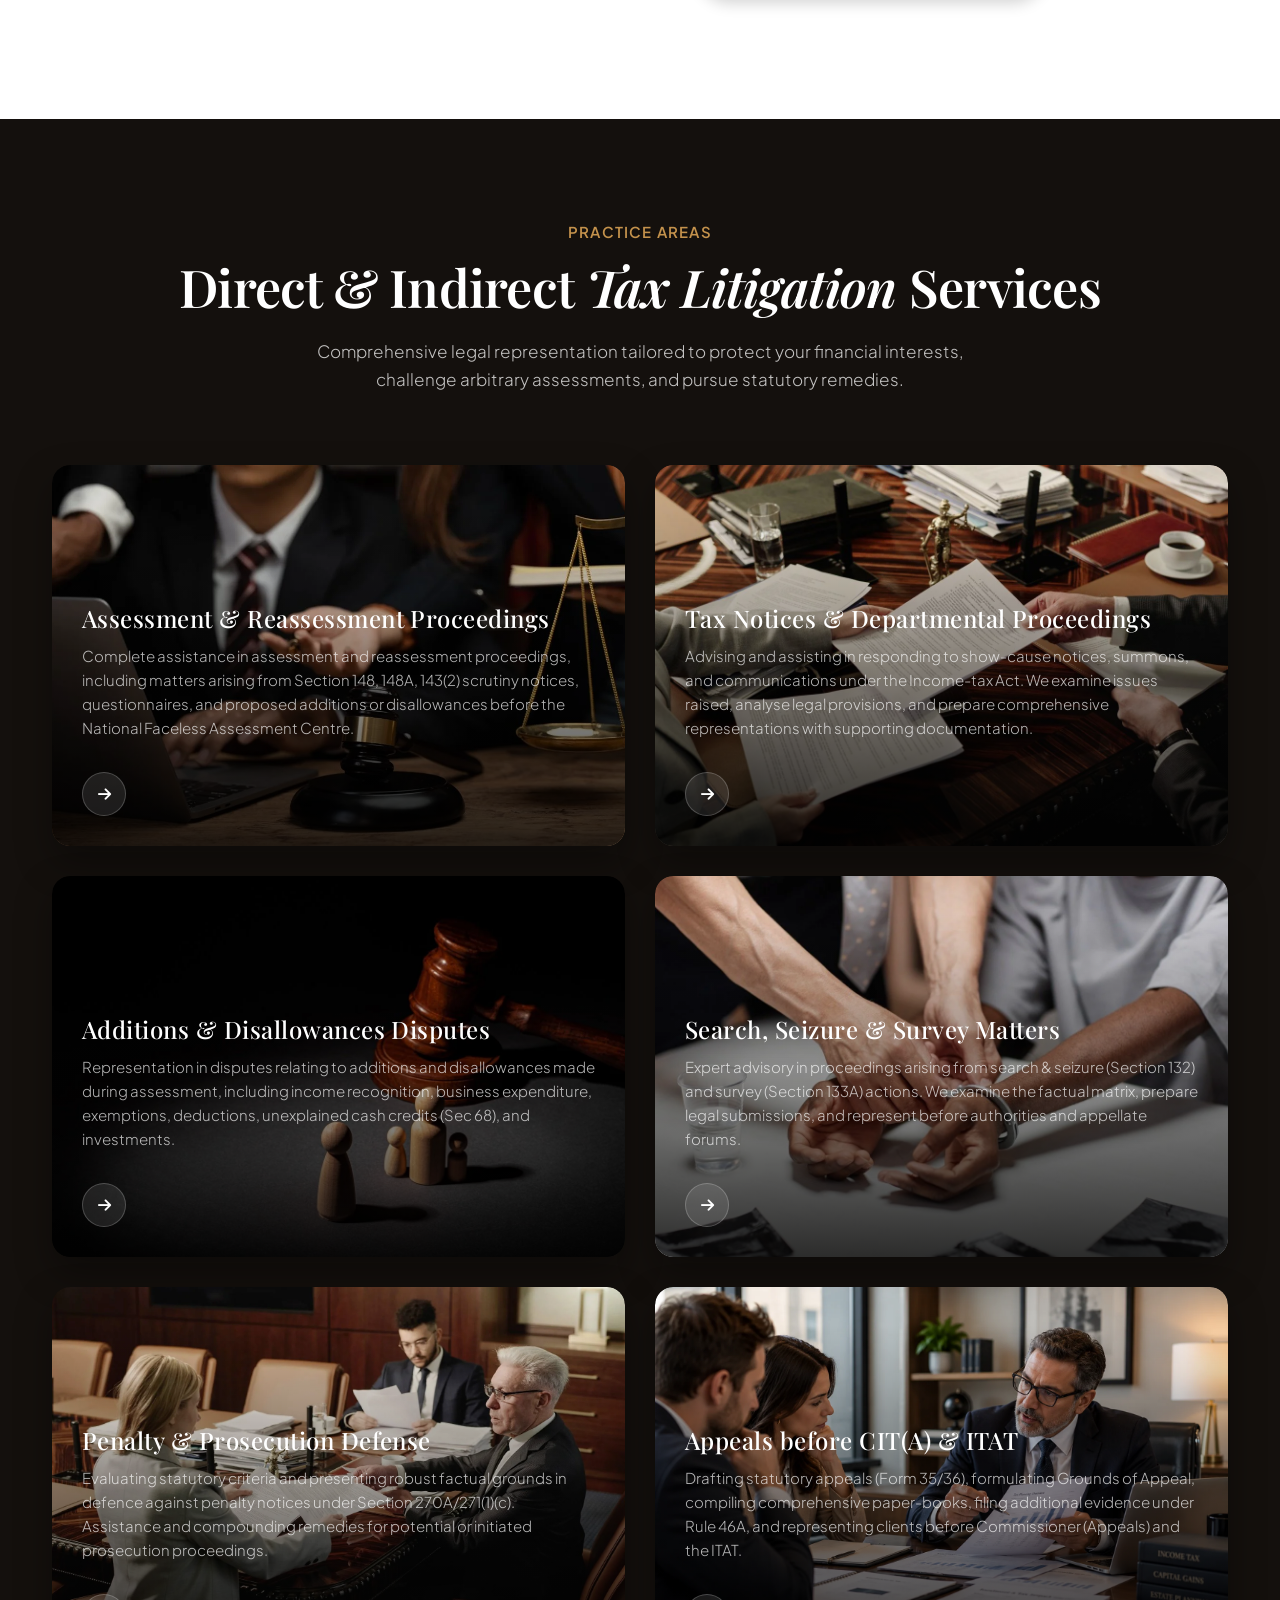
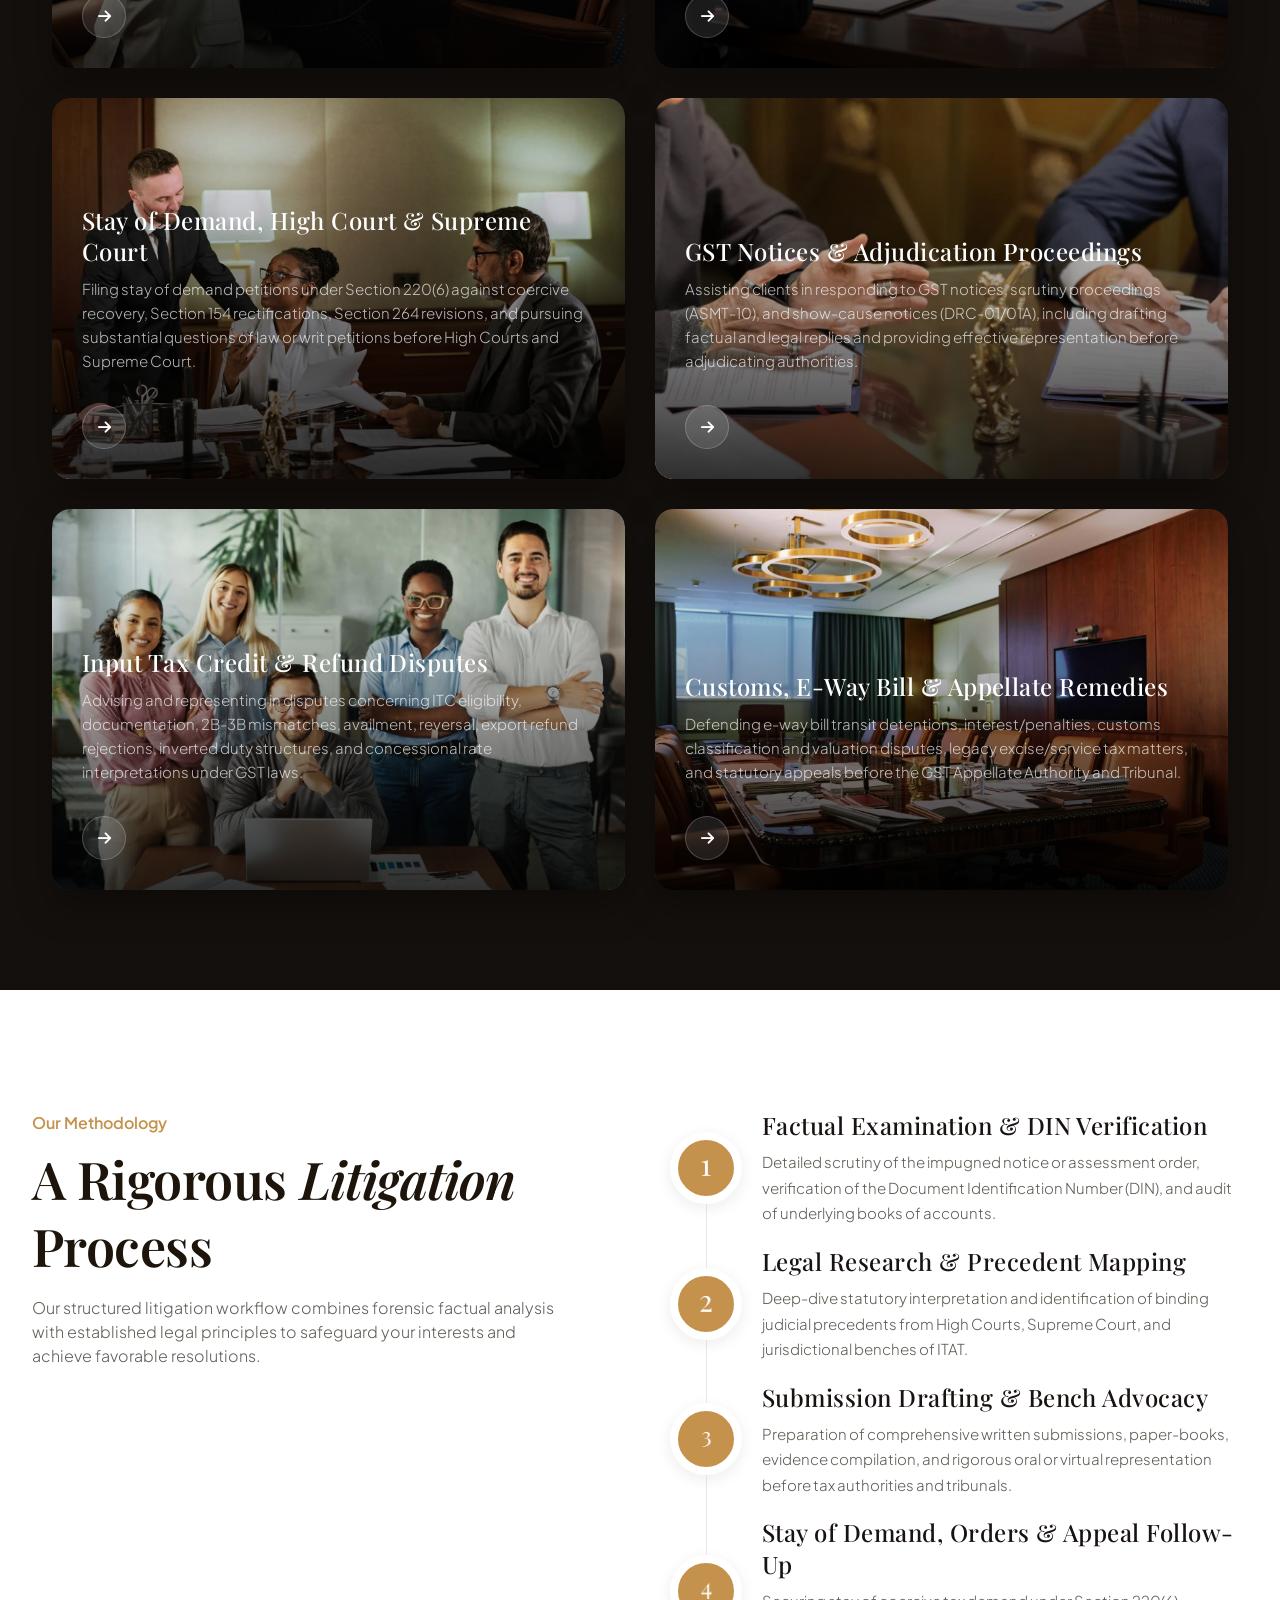
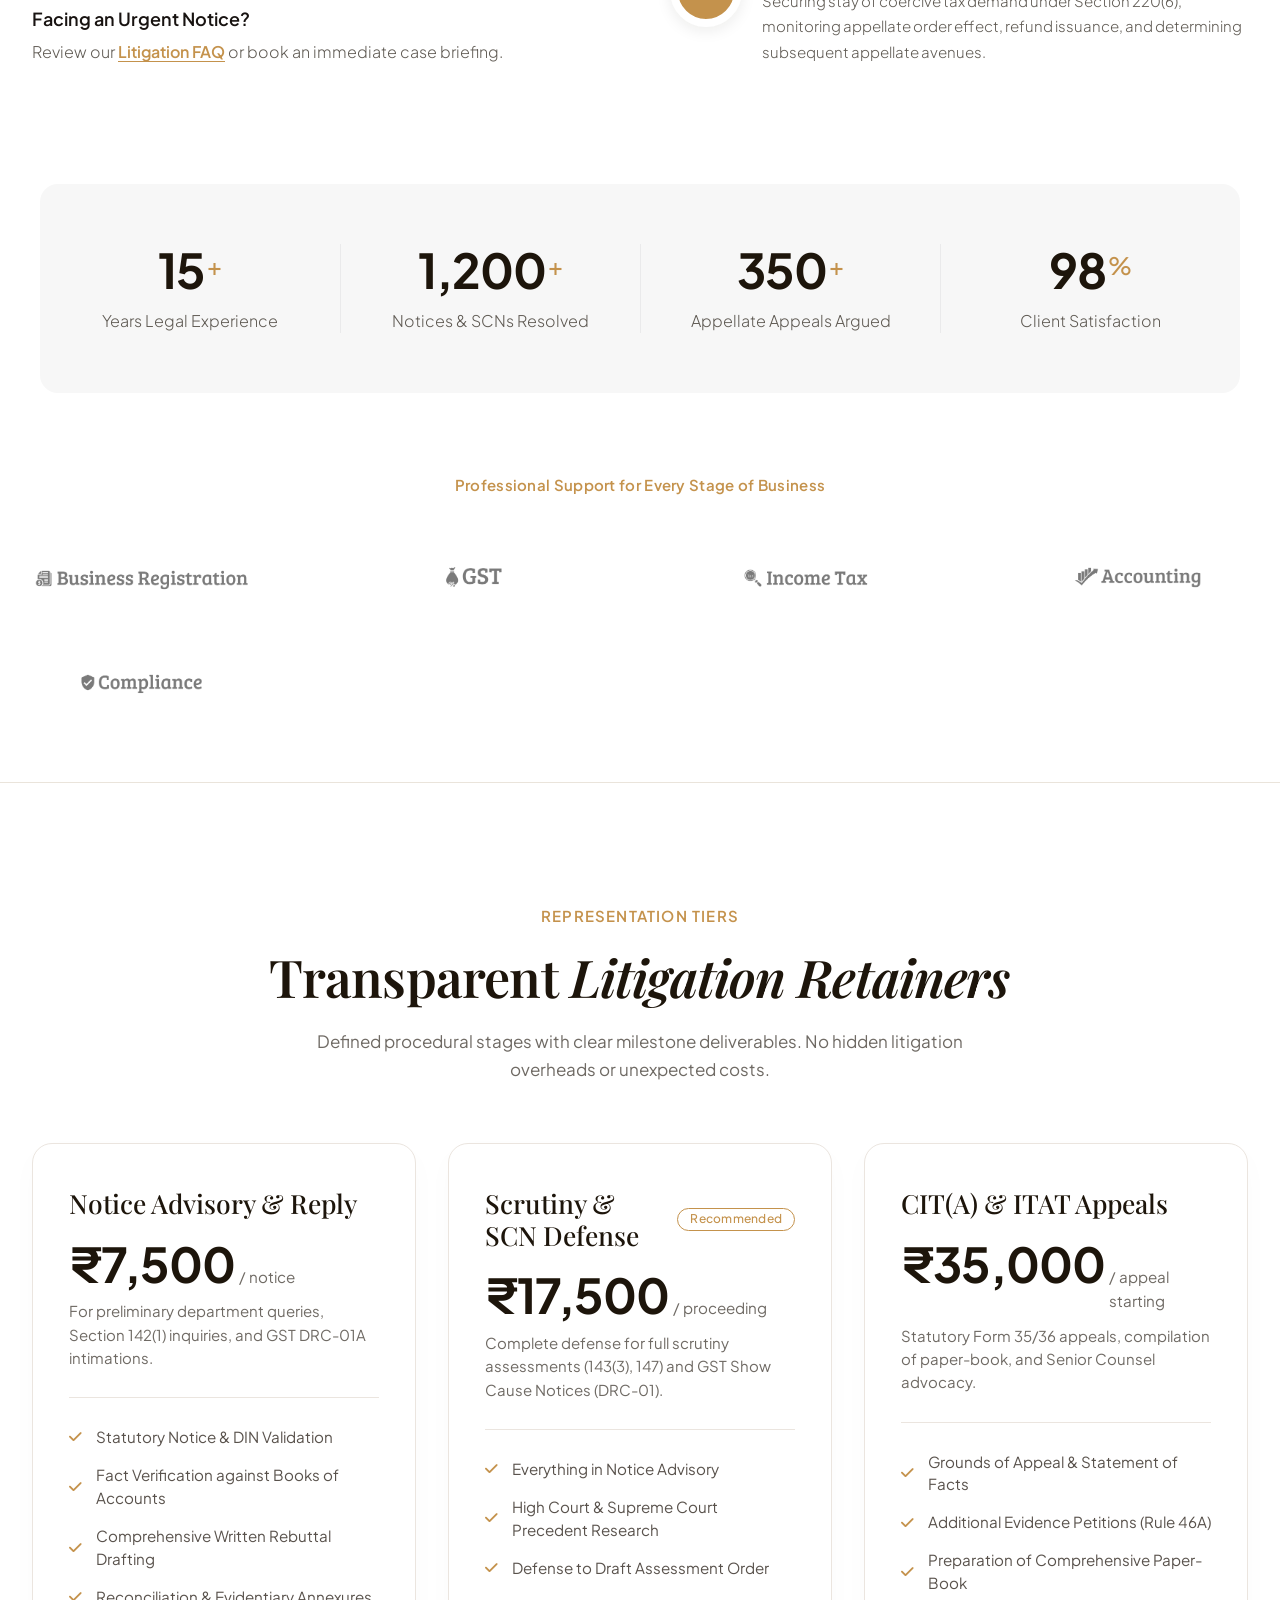
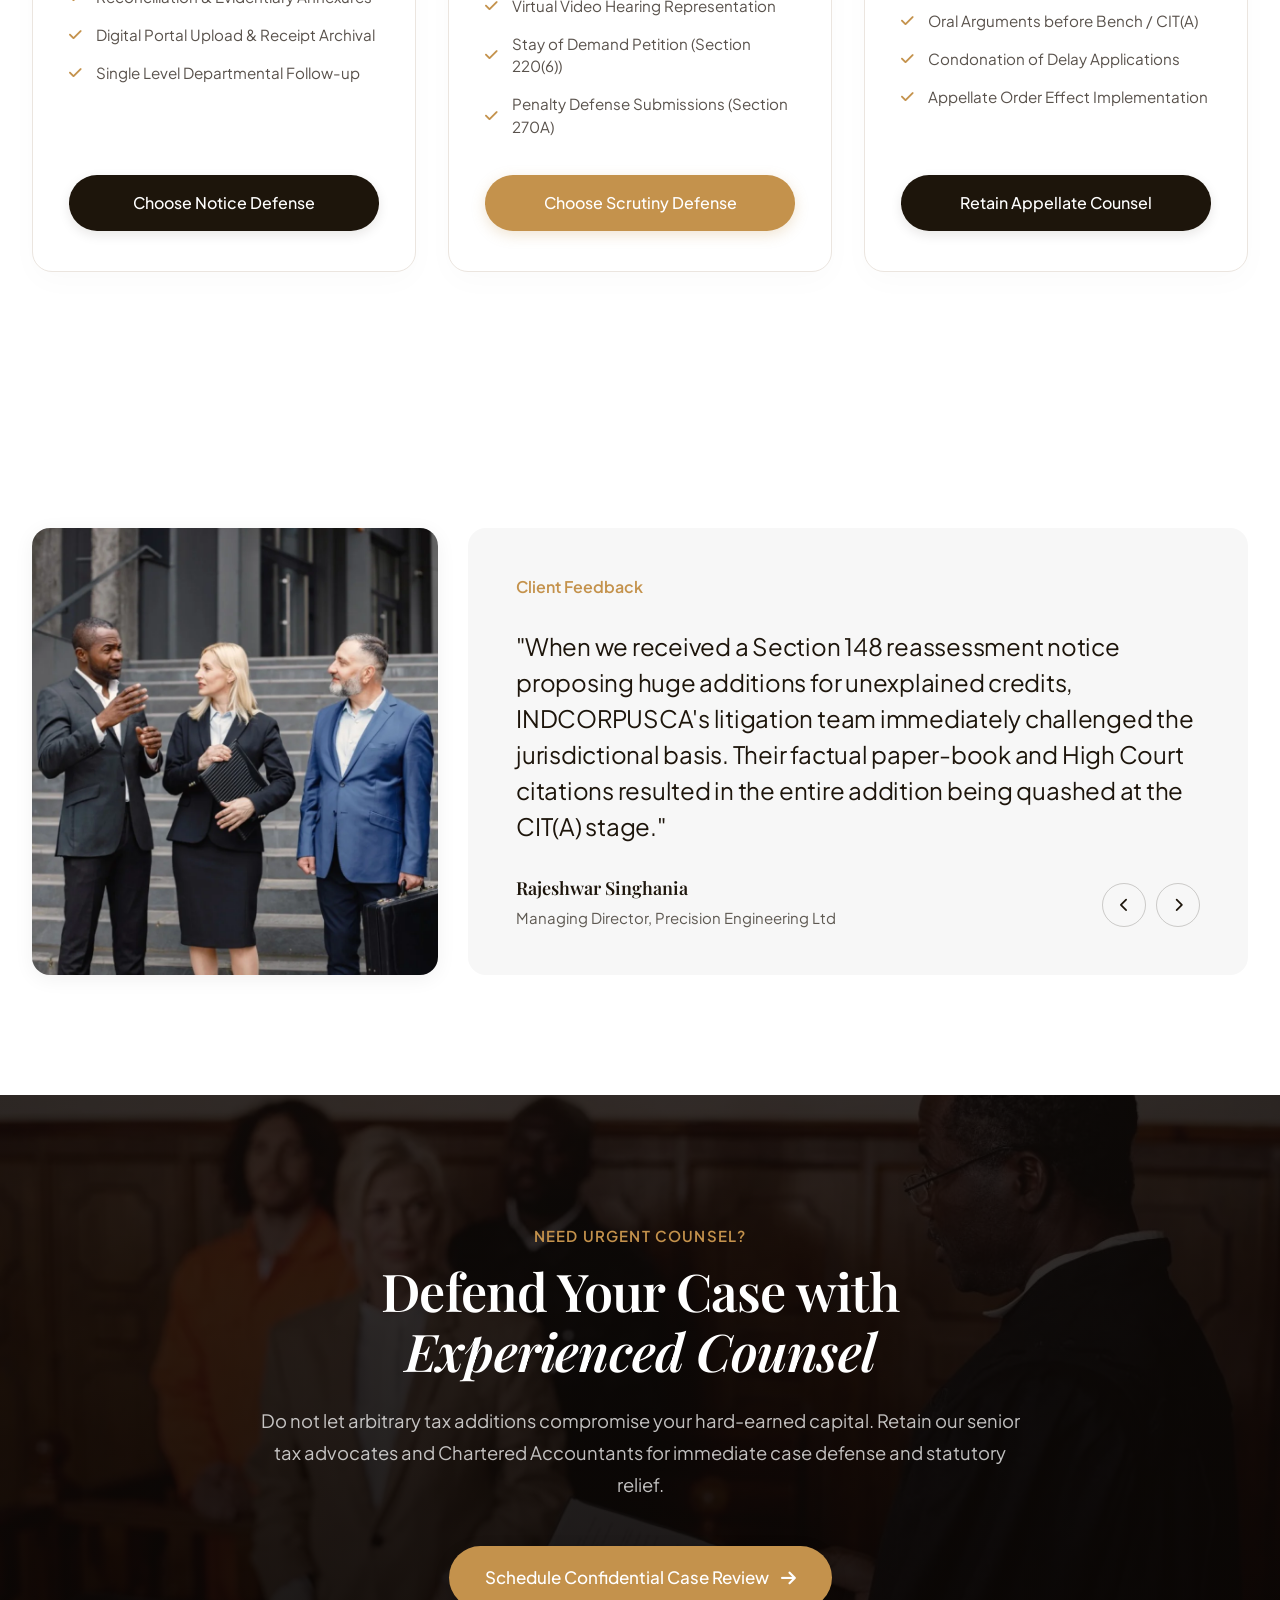
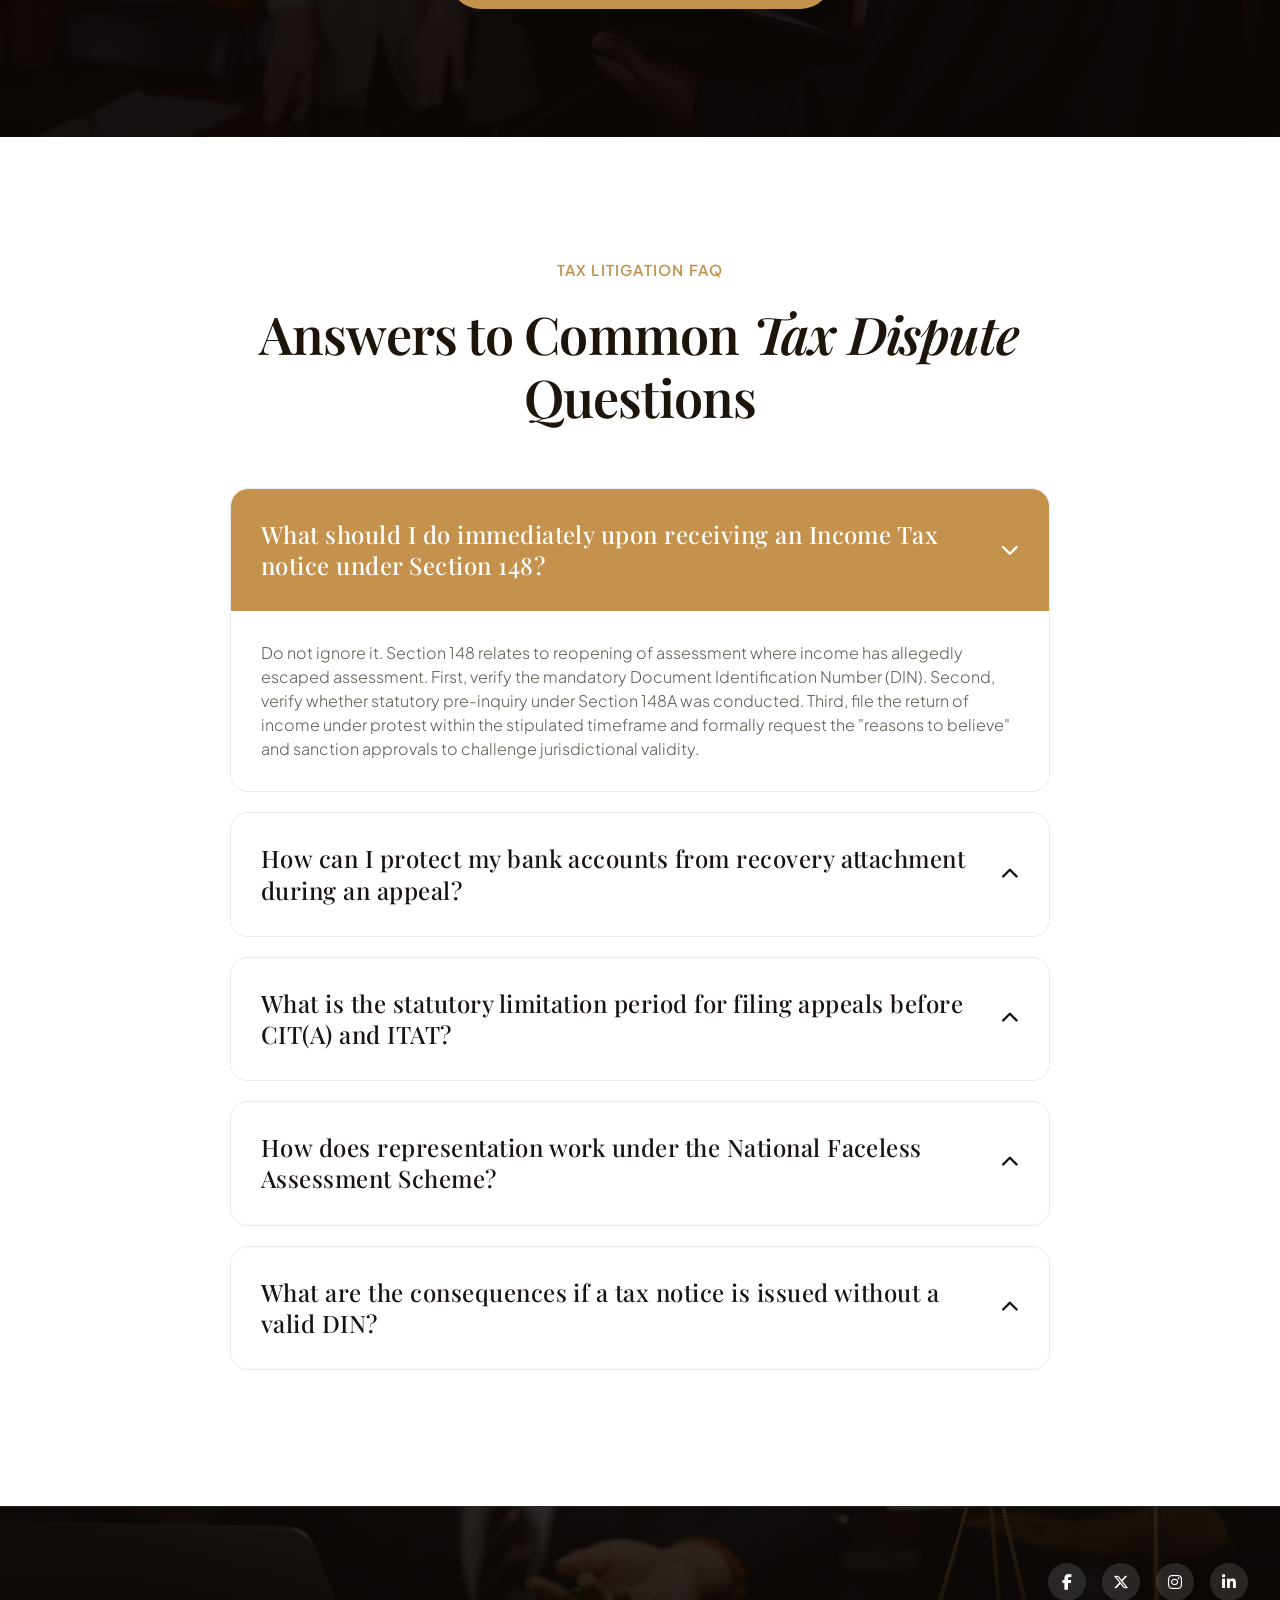
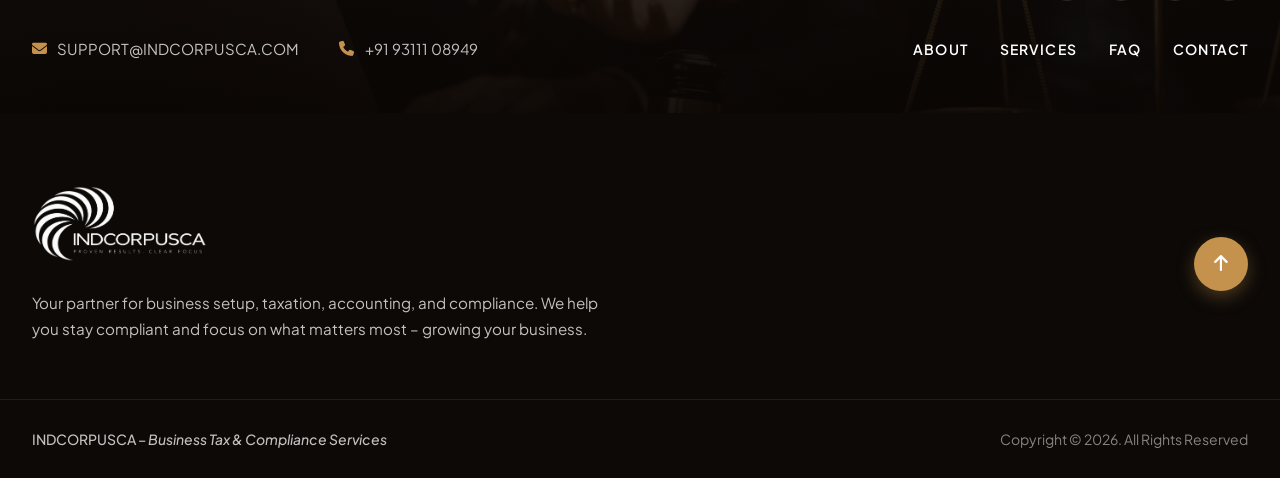
<file: tax-litigation.html>
<!DOCTYPE html>
<html lang="en">
<head>
  <meta charset="UTF-8" />
  <meta name="viewport" content="width=device-width, initial-scale=1.0" />
  <title>Tax Litigation &amp; Dispute Resolution | Direct &amp; Indirect Tax Advocates | INDCORPUSCA</title>
  <meta name="description" content="Strategic legal defense for Direct and Indirect Tax disputes in India. Representation for Income Tax scrutiny, reassessment 148, CIT(A), ITAT, GST notices DRC-01, and High Court matters." />
  <meta name="keywords" content="tax litigation india, direct tax litigation, indirect tax litigation, income tax notice reply, section 148 reassessment, cit appeals form 35, ITAT appeal representation, GST show cause notice DRC-01, stay of demand section 220, tax dispute resolution advocate, customs litigation" />
  <link rel="canonical" href="https://indcorpusca.com/tax-litigation" />

  <!-- Open Graph / Social Meta -->
  <meta property="og:type" content="website" />
  <meta property="og:title" content="Tax Litigation &amp; Dispute Resolution | Direct &amp; Indirect Tax Advocates | INDCORPUSCA" />
  <meta property="og:description" content="Expert legal and advisory assistance in Direct Tax (ITAT, CIT Appeals, Section 148) and Indirect Tax (GST SCN, ITC Disputes, Customs) litigation across India." />
  <meta property="og:url" content="https://indcorpusca.com/tax-litigation" />
  <meta property="og:image" content="images/confident-mature-male-judge-in-black-mantle-announce.webp" />

  <!-- Schema.org Structured Data -->
  <script type="application/ld+json">
  {
    "@context": "https://schema.org",
    "@type": "LegalService",
    "name": "Tax Litigation & Dispute Resolution Practice - INDCORPUSCA",
    "provider": {
      "@type": "ProfessionalService",
      "name": "INDCORPUSCA",
      "url": "https://indcorpusca.com",
      "telephone": "+91 93111 08949",
      "email": "support@indcorpusca.com"
    },
    "description": "Comprehensive legal and advisory defense for Direct Tax (Assessment, Scrutiny, CIT Appeals, ITAT) and Indirect Tax (GST notices, ITC disputes, Appellate Authority) across India.",
    "areaServed": {
      "@type": "Country",
      "name": "India"
    }
  }
  </script>

  <!-- Favicon -->
  <link rel="icon" type="image/x-icon" href="/favicon/favicon.ico" />
  <link rel="icon" type="image/png" sizes="16x16" href="/favicon/favicon-16x16.png" />
  <link rel="icon" type="image/png" sizes="32x32" href="/favicon/favicon-32x32.png" />
  <link rel="apple-touch-icon" sizes="180x180" href="/favicon/apple-touch-icon.png" />
  <link rel="manifest" href="/favicon/site.webmanifest" />
  <meta name="theme-color" content="#14100d" />

  <!-- Google Fonts: Playfair Display & Plus Jakarta Sans -->
  <link rel="preconnect" href="https://fonts.googleapis.com" />
  <link rel="preconnect" href="https://fonts.gstatic.com" crossorigin />
  <link href="https://fonts.googleapis.com/css2?family=Playfair+Display:ital,wght@0,400;0,500;0,600;0,700;1,400;1,500;1,600&family=Plus+Jakarta+Sans:wght@300;400;500;600;700&display=swap" rel="stylesheet" />

  <!-- FontAwesome for Social and UI Icons -->
  <link rel="stylesheet" href="https://cdnjs.cloudflare.com/ajax/libs/font-awesome/6.5.1/css/all.min.css" />

  <link rel="stylesheet" href="style.css" />
</head>
<body id="top" class="page-service-detail">

  <!-- =========================================================================
       1. HERO BANNER & HEADER ("04 — Tax Litigation")
       ========================================================================= -->
  <section class="service-detail-hero" style="background-image: url('images/confident-mature-male-judge-in-black-mantle-announce.webp');">
    <div class="service-detail-overlay"></div>

    <!-- Navigation Header -->
    <header class="site-header site-header-services" id="site-header">
      <div class="nav-container">
        <a href="/" class="brand-logo" aria-label="INDCORPUSCA Home">
          <img src="images/indc-logo.webp" alt="INDCORPUSCA Tax &amp; Corporate Advisory Logo" width="152" height="66" />
        </a>

        <nav class="nav-menu" aria-label="Main Navigation">
          <ul class="nav-list">
            <li class="nav-item"><a href="/" class="nav-link">Home</a></li>
            <li class="nav-item"><a href="about-us" class="nav-link">About Us</a></li>
            <li class="nav-item has-dropdown active">
              <a href="services" class="nav-link">
                Services
                <svg class="dropdown-chevron" viewBox="0 0 24 24" width="14" height="14" fill="none" stroke="currentColor" stroke-width="2.5" stroke-linecap="round" stroke-linejoin="round">
                  <polyline points="6 9 12 15 18 9"></polyline>
                </svg>
              </a>
              <ul class="dropdown-menu">
                <li><a href="company-registration">Company Registration</a></li>
                <li><a href="gst-compliance">GST Compliance</a></li>
                <li><a href="income-tax-services">Income Tax Services</a></li>
                <li><a href="tax-litigation">Tax Litigation</a></li>
                <li><a href="business-compliance">Business Compliance</a></li>
              </ul>
            </li>
            <li class="nav-item"><a href="faq" class="nav-link">FAQ</a></li>
            <li class="nav-item"><a href="contact-us" class="nav-link">Contact Us</a></li>
          </ul>
        </nav>

        <button class="mobile-toggle" aria-label="Toggle navigation menu" id="mobileToggle">
          <span></span>
          <span></span>
          <span></span>
        </button>
      </div>
    </header>

    <!-- Hero Content -->
    <div class="container service-detail-hero-content">
      <div class="service-hero-header">
        <span class="tag-heading section-eyebrow eyebrow-gold">04 — Tax Litigation &amp; Dispute Resolution</span>
        <h1 class="service-hero-title">
          Direct &amp; Indirect <em>Tax Litigation</em>
        </h1>
        <p class="service-hero-lead">
          Careful examination of facts, applicable legal provisions, and judicial precedents. Relentless advocacy across departmental proceedings, CIT(Appeals), ITAT, GST Appellate Authorities, and High Courts.
        </p>
        <div class="service-hero-actions">
          <a href="#consultation" class="btn-primary">
            <span>Get Immediate Case Review</span>
            <i class="fa-solid fa-arrow-right btn-arrow"></i>
          </a>
          <a href="#capabilities" class="btn-primary btn-outline">
            <span>Explore Litigation Services</span>
          </a>
        </div>
      </div>
    </div>
  </section>


  <!-- =========================================================================
       2. OVERVIEW SECTION
       ========================================================================= -->
  <section class="about-section" id="overview">
    <div class="container">
      <div class="about-grid">
        <div class="about-image-wrapper">
          <img
            src="images/confident-mature-male-judge-in-black-mantle-announce.webp"
            alt="Tax Litigation Senior Advocates representing clients before tribunals"
            class="about-img"
          />
        </div>
        <div class="about-content">
          <span class="tag-heading section-eyebrow">Strategic Defense</span>
          <h2 class="section-heading-dark">
            Protecting Your Interests Across <em>Tax Controversies</em>
          </h2>
          <p class="about-text">
            Tax disputes arising under the Income-tax Act and Goods and Services Tax laws often involve contentious statutory interpretations, high-stake financial liabilities, and strict limitation deadlines. At INDCORPUSCA, our dedicated direct and indirect tax litigation practice represents clients across the entire dispute lifecycle.
          </p>
          <p class="about-text">
            From formulating robust responses to departmental notices and assisting during scrutiny or search proceedings to preparing evidentiary paper-books and arguing before Appellate Commissioners, Tribunals, and Courts, we combine meticulous factual scrutiny with authoritative judicial precedents to secure optimal remedies.
          </p>
          <div class="about-cta">
            <a href="contact-us" class="btn-primary">
              <span>Consult Our Litigation Counsel</span>
              <i class="fa-solid fa-arrow-right btn-arrow"></i>
            </a>
          </div>
        </div>
      </div>
    </div>
  </section>


  <!-- =========================================================================
       3. CORE LITIGATION & DISPUTE RESOLUTION SERVICES
       ========================================================================= -->
  <section class="services-showcase-section" id="capabilities">
    <div class="container">
      <div class="section-header-center">
        <span class="tag-heading section-eyebrow eyebrow-gold">Practice Areas</span>
        <h2 class="section-heading-light">Direct &amp; Indirect <em>Tax Litigation</em> Services</h2>
        <p class="section-subtitle-light">
          Comprehensive legal representation tailored to protect your financial interests, challenge arbitrary assessments, and pursue statutory remedies.
        </p>
      </div>

      <div class="services-grid">
        <!-- Solution 1: Direct Tax Assessment & Reassessment -->
        <div class="service-card service-card-half">
          <div class="service-card-bg" style="background-image: url('images/close-up-lawyer-businessman-working-or-reading-law.webp');"></div>
          <div class="service-card-overlay"></div>
          <div class="service-card-content">
            <h3 class="service-card-title">Assessment &amp; Reassessment Proceedings</h3>
            <p class="service-card-desc">
              Complete assistance in assessment and reassessment proceedings, including matters arising from Section 148, 148A, 143(2) scrutiny notices, questionnaires, and proposed additions or disallowances before the National Faceless Assessment Centre.
            </p>
            <a href="contact-us" class="service-circle-btn" aria-label="Consult for Assessment & Reassessment Proceedings">
              <i class="fa-solid fa-arrow-right"></i>
            </a>
          </div>
        </div>

        <!-- Solution 2: Tax Notices & Departmental Proceedings -->
        <div class="service-card service-card-half">
          <div class="service-card-bg" style="background-image: url('images/two-attorneys-exchanging-documents-sitting-side.webp');"></div>
          <div class="service-card-overlay"></div>
          <div class="service-card-content">
            <h3 class="service-card-title">Tax Notices &amp; Departmental Proceedings</h3>
            <p class="service-card-desc">
              Advising and assisting in responding to show-cause notices, summons, and communications under the Income-tax Act. We examine issues raised, analyse legal provisions, and prepare comprehensive representations with supporting documentation.
            </p>
            <a href="contact-us" class="service-circle-btn" aria-label="Consult for Tax Notices & Departmental Proceedings">
              <i class="fa-solid fa-arrow-right"></i>
            </a>
          </div>
        </div>

        <!-- Solution 3: Additions & Disallowances Defense -->
        <div class="service-card service-card-half">
          <div class="service-card-bg" style="background-image: url('images/wooden-toy-family-and-judge-mallet-family-divorce.webp');"></div>
          <div class="service-card-overlay"></div>
          <div class="service-card-content">
            <h3 class="service-card-title">Additions &amp; Disallowances Disputes</h3>
            <p class="service-card-desc">
              Representation in disputes relating to additions and disallowances made during assessment, including income recognition, business expenditure, exemptions, deductions, unexplained cash credits (Sec 68), and investments.
            </p>
            <a href="contact-us" class="service-circle-btn" aria-label="Consult for Additions & Disallowances Disputes">
              <i class="fa-solid fa-arrow-right"></i>
            </a>
          </div>
        </div>

        <!-- Solution 4: Search, Seizure & Survey Matters -->
        <div class="service-card service-card-half">
          <div class="service-card-bg" style="background-image: url('images/close-up-of-police-officer-putting-handcuffs-on-suspect.webp');"></div>
          <div class="service-card-overlay"></div>
          <div class="service-card-content">
            <h3 class="service-card-title">Search, Seizure &amp; Survey Matters</h3>
            <p class="service-card-desc">
              Expert advisory in proceedings arising from search &amp; seizure (Section 132) and survey (Section 133A) actions. We examine the factual matrix, prepare legal submissions, and represent before authorities and appellate forums.
            </p>
            <a href="contact-us" class="service-circle-btn" aria-label="Consult for Search, Seizure & Survey Matters">
              <i class="fa-solid fa-arrow-right"></i>
            </a>
          </div>
        </div>

        <!-- Solution 5: Penalty & Prosecution Matters -->
        <div class="service-card service-card-half">
          <div class="service-card-bg" style="background-image: url('images/biracial-group-of-attorneys-working-with-documents.webp');"></div>
          <div class="service-card-overlay"></div>
          <div class="service-card-content">
            <h3 class="service-card-title">Penalty &amp; Prosecution Defense</h3>
            <p class="service-card-desc">
              Evaluating statutory criteria and presenting robust factual grounds in defence against penalty notices under Section 270A/271(1)(c). Assistance and compounding remedies for potential or initiated prosecution proceedings.
            </p>
            <a href="contact-us" class="service-circle-btn" aria-label="Consult for Penalty & Prosecution Defense">
              <i class="fa-solid fa-arrow-right"></i>
            </a>
          </div>
        </div>

        <!-- Solution 6: Appeals before CIT(A) & ITAT -->
        <div class="service-card service-card-half">
          <div class="service-card-bg" style="background-image: url('images/explaining-contract-points-to-colleague.webp');"></div>
          <div class="service-card-overlay"></div>
          <div class="service-card-content">
            <h3 class="service-card-title">Appeals before CIT(A) &amp; ITAT</h3>
            <p class="service-card-desc">
              Drafting statutory appeals (Form 35/36), formulating Grounds of Appeal, compiling comprehensive paper-books, filing additional evidence under Rule 46A, and representing clients before Commissioner (Appeals) and the ITAT.
            </p>
            <a href="contact-us" class="service-circle-btn" aria-label="Consult for Appeals before CIT(A) & ITAT">
              <i class="fa-solid fa-arrow-right"></i>
            </a>
          </div>
        </div>

        <!-- Solution 7: Stay of Demand, Rectification & High Court -->
        <div class="service-card service-card-half">
          <div class="service-card-bg" style="background-image: url('images/discussion-of-main-points-of-document.webp');"></div>
          <div class="service-card-overlay"></div>
          <div class="service-card-content">
            <h3 class="service-card-title">Stay of Demand, High Court &amp; Supreme Court</h3>
            <p class="service-card-desc">
              Filing stay of demand petitions under Section 220(6) against coercive recovery, Section 154 rectifications, Section 264 revisions, and pursuing substantial questions of law or writ petitions before High Courts and Supreme Court.
            </p>
            <a href="contact-us" class="service-circle-btn" aria-label="Consult for Stay of Demand & High Court Matters">
              <i class="fa-solid fa-arrow-right"></i>
            </a>
          </div>
        </div>

        <!-- Solution 8: GST Notices & Adjudication Proceedings -->
        <div class="service-card service-card-half">
          <div class="service-card-bg" style="background-image: url('images/two-experienced-lawyers-in-formalwear-interacting.webp');"></div>
          <div class="service-card-overlay"></div>
          <div class="service-card-content">
            <h3 class="service-card-title">GST Notices &amp; Adjudication Proceedings</h3>
            <p class="service-card-desc">
              Assisting clients in responding to GST notices, scrutiny proceedings (ASMT-10), and show-cause notices (DRC-01/01A), including drafting factual and legal replies and providing effective representation before adjudicating authorities.
            </p>
            <a href="contact-us" class="service-circle-btn" aria-label="Consult for GST Notices & Adjudication Proceedings">
              <i class="fa-solid fa-arrow-right"></i>
            </a>
          </div>
        </div>

        <!-- Solution 9: ITC, Exemption & Refund Disputes -->
        <div class="service-card service-card-half">
          <div class="service-card-bg" style="background-image: url('images/young-business-people-meeting-office-teamwork-group.webp');"></div>
          <div class="service-card-overlay"></div>
          <div class="service-card-content">
            <h3 class="service-card-title">Input Tax Credit &amp; Refund Disputes</h3>
            <p class="service-card-desc">
              Advising and representing in disputes concerning ITC eligibility, documentation, 2B-3B mismatches, availment, reversal, export refund rejections, inverted duty structures, and concessional rate interpretations under GST laws.
            </p>
            <a href="contact-us" class="service-circle-btn" aria-label="Consult for ITC & Refund Disputes">
              <i class="fa-solid fa-arrow-right"></i>
            </a>
          </div>
        </div>

        <!-- Solution 10: Customs, E-Way Bill & Indirect Tax Appeals -->
        <div class="service-card service-card-half">
          <div class="service-card-bg" style="background-image: url('images/spacious-boardroom-for-working-meetings.webp');"></div>
          <div class="service-card-overlay"></div>
          <div class="service-card-content">
            <h3 class="service-card-title">Customs, E-Way Bill &amp; Appellate Remedies</h3>
            <p class="service-card-desc">
              Defending e-way bill transit detentions, interest/penalties, customs classification and valuation disputes, legacy excise/service tax matters, and statutory appeals before the GST Appellate Authority and Tribunal.
            </p>
            <a href="contact-us" class="service-circle-btn" aria-label="Consult for Customs & Indirect Tax Appeals">
              <i class="fa-solid fa-arrow-right"></i>
            </a>
          </div>
        </div>
      </div>
    </div>
  </section>


  <!-- =========================================================================
       4. PROCESS SECTION ("A Clear Legal Process")
       ========================================================================= -->
  <section class="process-section" id="process">
    <div class="container">
      <div class="process-layout">
        <!-- Left: Intro & Clean FAQ Link -->
        <div class="process-intro">
          <div>
            <span class="section-eyebrow">Our Methodology</span>
            <h2 class="section-heading-dark">A Rigorous <em>Litigation</em> Process</h2>
            <p class="process-lead">
              Our structured litigation workflow combines forensic factual analysis with established legal principles to safeguard your interests and achieve favorable resolutions.
            </p>
          </div>
          <div class="process-faq-wrapper">
            <h5 class="process-faq-title">Facing an Urgent Notice?</h5>
            <p class="process-faq-text">
              Review our <a href="faq" class="process-faq-link">Litigation FAQ</a> or book an immediate case briefing.
            </p>
          </div>
        </div>

        <!-- Right: Numbered Feature List -->
        <div class="feature-list-wrapper">
          <!-- Step 1 -->
          <div class="feature-list-item">
            <span class="connector"></span>
            <div class="icon-wrapper">
              <div class="icon">
                <img src="images/number-1-new.webp" alt="Step 1" width="16" height="16" />
              </div>
            </div>
            <div class="feature-list-content">
              <h3 class="feature-list-title">Factual Examination &amp; DIN Verification</h3>
              <p class="feature-list-desc">Detailed scrutiny of the impugned notice or assessment order, verification of the Document Identification Number (DIN), and audit of underlying books of accounts.</p>
            </div>
          </div>

          <!-- Step 2 -->
          <div class="feature-list-item">
            <span class="connector"></span>
            <div class="icon-wrapper">
              <div class="icon">
                <img src="images/number-2-new.webp" alt="Step 2" width="16" height="16" />
              </div>
            </div>
            <div class="feature-list-content">
              <h3 class="feature-list-title">Legal Research &amp; Precedent Mapping</h3>
              <p class="feature-list-desc">Deep-dive statutory interpretation and identification of binding judicial precedents from High Courts, Supreme Court, and jurisdictional benches of ITAT.</p>
            </div>
          </div>

          <!-- Step 3 -->
          <div class="feature-list-item">
            <span class="connector"></span>
            <div class="icon-wrapper">
              <div class="icon">
                <img src="images/number-3-new.webp" alt="Step 3" width="16" height="16" />
              </div>
            </div>
            <div class="feature-list-content">
              <h3 class="feature-list-title">Submission Drafting &amp; Bench Advocacy</h3>
              <p class="feature-list-desc">Preparation of comprehensive written submissions, paper-books, evidence compilation, and rigorous oral or virtual representation before tax authorities and tribunals.</p>
            </div>
          </div>

          <!-- Step 4 -->
          <div class="feature-list-item">
            <div class="icon-wrapper">
              <div class="icon">
                <img src="images/number-4-new.webp" alt="Step 4" width="16" height="16" />
              </div>
            </div>
            <div class="feature-list-content">
              <h3 class="feature-list-title">Stay of Demand, Orders &amp; Appeal Follow-Up</h3>
              <p class="feature-list-desc">Securing stay of coercive tax demand under Section 220(6), monitoring appellate order effect, refund issuance, and determining subsequent appellate avenues.</p>
            </div>
          </div>
        </div>
      </div>
    </div>
  </section>


  <!-- =========================================================================
       5. KEY STATS SECTION
       ========================================================================= -->
  <section class="home-stats-section" id="stats">
    <div class="container story-container">
      <div class="about-stats-box">
        <!-- Stat 1 -->
        <div class="stat-col">
          <div class="stat-num-row">
            <span class="stat-big-num">15</span>
            <sup class="stat-super">+</sup>
          </div>
          <p class="stat-caption">Years Legal Experience</p>
        </div>

        <!-- Stat 2 -->
        <div class="stat-col">
          <div class="stat-num-row">
            <span class="stat-big-num">1,200</span>
            <sup class="stat-super">+</sup>
          </div>
          <p class="stat-caption">Notices &amp; SCNs Resolved</p>
        </div>

        <!-- Stat 3 -->
        <div class="stat-col">
          <div class="stat-num-row">
            <span class="stat-big-num">350</span>
            <sup class="stat-super">+</sup>
          </div>
          <p class="stat-caption">Appellate Appeals Argued</p>
        </div>

        <!-- Stat 4 -->
        <div class="stat-col">
          <div class="stat-num-row">
            <span class="stat-big-num">98</span>
            <sup class="stat-super">%</sup>
          </div>
          <p class="stat-caption">Client Satisfaction</p>
        </div>
      </div>
    </div>
  </section>


  <!-- =========================================================================
       6. CLIENTS / PARTNERS LOGO STRIP
       ========================================================================= -->
  <section class="partners-section">
    <div class="container">
      <p class="partners-tagline">Professional Support for Every Stage of Business</p>
      <div class="partners-grid">
        <div class="partner-item">
          <img src="images/Business%20Registration.png" alt="Business Registration Services" width="177" height="72" />
        </div>
        <div class="partner-item">
          <img src="images/GST.png" alt="GST Registration &amp; Compliance" width="177" height="72" />
        </div>
        <div class="partner-item">
          <img src="images/Income%20Tax.png" alt="Income Tax Return &amp; Planning" width="177" height="72" />
        </div>
        <div class="partner-item">
          <img src="images/Accounting.png" alt="Accounting &amp; Bookkeeping Services" width="177" height="72" />
        </div>
        <div class="partner-item">
          <img src="images/Compliance.png" alt="Corporate Compliance &amp; Secretarial" width="177" height="72" />
        </div>
      </div>
    </div>
  </section>


  <!-- =========================================================================
       7. LITIGATION TIERS & RETAINERS
       ========================================================================= -->
  <section class="pricing-section" id="pricing">
    <div class="container">
      <div class="section-header-center">
        <span class="tag-heading section-eyebrow eyebrow-gold">Representation Tiers</span>
        <h2 class="section-heading-dark">Transparent <em>Litigation Retainers</em></h2>
        <p class="section-subtitle-dark">
          Defined procedural stages with clear milestone deliverables. No hidden litigation overheads or unexpected costs.
        </p>
      </div>

      <div class="pricing-grid">
        <!-- Tier 1: Notice Advisory -->
        <div class="pricing-card">
          <div class="pricing-card-header">
            <h3 class="plan-name">Notice Advisory &amp; Reply</h3>
            <div class="plan-price-row">
              <span class="plan-price">₹7,500</span>
              <span class="plan-cycle">/ notice</span>
            </div>
            <p class="plan-subtitle">For preliminary department queries, Section 142(1) inquiries, and GST DRC-01A intimations.</p>
          </div>

          <div class="pricing-divider"></div>

          <ul class="plan-features">
            <li><i class="fa-solid fa-check"></i> <span>Statutory Notice &amp; DIN Validation</span></li>
            <li><i class="fa-solid fa-check"></i> <span>Fact Verification against Books of Accounts</span></li>
            <li><i class="fa-solid fa-check"></i> <span>Comprehensive Written Rebuttal Drafting</span></li>
            <li><i class="fa-solid fa-check"></i> <span>Reconciliation &amp; Evidentiary Annexures</span></li>
            <li><i class="fa-solid fa-check"></i> <span>Digital Portal Upload &amp; Receipt Archival</span></li>
            <li><i class="fa-solid fa-check"></i> <span>Single Level Departmental Follow-up</span></li>
          </ul>

          <div class="pricing-cta">
            <a href="contact-us" class="btn-plan-dark">
              <span>Choose Notice Defense</span>
            </a>
          </div>
        </div>

        <!-- Tier 2: Scrutiny & Assessment Defense (Popular) -->
        <div class="pricing-card pricing-card-popular">
          <div class="pricing-card-header">
            <h3 class="plan-name">Scrutiny &amp; SCN Defense <span class="plan-badge-inline">Recommended</span></h3>
            <div class="plan-price-row">
              <span class="plan-price">₹17,500</span>
              <span class="plan-cycle">/ proceeding</span>
            </div>
            <p class="plan-subtitle">Complete defense for full scrutiny assessments (143(3), 147) and GST Show Cause Notices (DRC-01).</p>
          </div>

          <div class="pricing-divider"></div>

          <ul class="plan-features">
            <li><i class="fa-solid fa-check"></i> <span>Everything in Notice Advisory</span></li>
            <li><i class="fa-solid fa-check"></i> <span>High Court &amp; Supreme Court Precedent Research</span></li>
            <li><i class="fa-solid fa-check"></i> <span>Defense to Draft Assessment Order</span></li>
            <li><i class="fa-solid fa-check"></i> <span>Virtual Video Hearing Representation</span></li>
            <li><i class="fa-solid fa-check"></i> <span>Stay of Demand Petition (Section 220(6))</span></li>
            <li><i class="fa-solid fa-check"></i> <span>Penalty Defense Submissions (Section 270A)</span></li>
          </ul>

          <div class="pricing-cta">
            <a href="contact-us" class="btn-plan-gold">
              <span>Choose Scrutiny Defense</span>
            </a>
          </div>
        </div>

        <!-- Tier 3: Appellate Tribunal Advocacy -->
        <div class="pricing-card">
          <div class="pricing-card-header">
            <h3 class="plan-name">CIT(A) &amp; ITAT Appeals</h3>
            <div class="plan-price-row">
              <span class="plan-price">₹35,000</span>
              <span class="plan-cycle">/ appeal starting</span>
            </div>
            <p class="plan-subtitle">Statutory Form 35/36 appeals, compilation of paper-book, and Senior Counsel advocacy.</p>
          </div>

          <div class="pricing-divider"></div>

          <ul class="plan-features">
            <li><i class="fa-solid fa-check"></i> <span>Grounds of Appeal &amp; Statement of Facts</span></li>
            <li><i class="fa-solid fa-check"></i> <span>Additional Evidence Petitions (Rule 46A)</span></li>
            <li><i class="fa-solid fa-check"></i> <span>Preparation of Comprehensive Paper-Book</span></li>
            <li><i class="fa-solid fa-check"></i> <span>Oral Arguments before Bench / CIT(A)</span></li>
            <li><i class="fa-solid fa-check"></i> <span>Condonation of Delay Applications</span></li>
            <li><i class="fa-solid fa-check"></i> <span>Appellate Order Effect Implementation</span></li>
          </ul>

          <div class="pricing-cta">
            <a href="contact-us" class="btn-plan-dark">
              <span>Retain Appellate Counsel</span>
            </a>
          </div>
        </div>
      </div>
    </div>
  </section>


  <!-- =========================================================================
       8. TESTIMONIALS SECTION
       ========================================================================= -->
  <section class="testimonials-section" id="testimonials">
    <div class="container">
      <div class="testimonials-box-layout">
        <!-- Left: Image Column -->
        <div class="testimonials-image-col">
          <div class="testimonials-image-wrap" style="background-image: url('images/business-people-crop.webp');" aria-label="Satisfied Corporate Clients"></div>
        </div>

        <!-- Right: Testimonial Card Column -->
        <div class="testimonials-card-col">
          <span class="testimonials-eyebrow">Client Feedback</span>

          <!-- Testimonial Slides Container -->
          <div class="testimonials-slides-wrapper">
            <!-- Slide 1 -->
            <div class="testimonial-slide active">
              <p class="testimonial-quote">
                "When we received a Section 148 reassessment notice proposing huge additions for unexplained credits, INDCORPUSCA's litigation team immediately challenged the jurisdictional basis. Their factual paper-book and High Court citations resulted in the entire addition being quashed at the CIT(A) stage."
              </p>
              <div class="testimonial-footer">
                <div class="testimonial-author">
                  <strong class="author-name">Rajeshwar Singhania</strong>
                  <span class="author-role">Managing Director, Precision Engineering Ltd</span>
                </div>
                <div class="testimonial-controls">
                  <button type="button" class="testimonial-arrow-btn prev-btn" aria-label="Previous Testimonial">
                    <i class="fa-solid fa-chevron-left"></i>
                  </button>
                  <button type="button" class="testimonial-arrow-btn next-btn" aria-label="Next Testimonial">
                    <i class="fa-solid fa-chevron-right"></i>
                  </button>
                </div>
              </div>
            </div>

            <!-- Slide 2 -->
            <div class="testimonial-slide">
              <p class="testimonial-quote">
                "Our business faced a ₹48 lakh GST demand under DRC-01 citing blocked input tax credit under Section 17(5). INDCORPUSCA represented us before the adjudicating authority with thorough vendor reconciliations and legal rebuttals, securing a full drop of proceedings without penalty."
              </p>
              <div class="testimonial-footer">
                <div class="testimonial-author">
                  <strong class="author-name">Ananya Venkatesh</strong>
                  <span class="author-role">Chief Financial Officer, CloudLogic Solutions</span>
                </div>
                <div class="testimonial-controls">
                  <button type="button" class="testimonial-arrow-btn prev-btn" aria-label="Previous Testimonial">
                    <i class="fa-solid fa-chevron-left"></i>
                  </button>
                  <button type="button" class="testimonial-arrow-btn next-btn" aria-label="Next Testimonial">
                    <i class="fa-solid fa-chevron-right"></i>
                  </button>
                </div>
              </div>
            </div>

            <!-- Slide 3 -->
            <div class="testimonial-slide">
              <p class="testimonial-quote">
                "The team at INDCORPUSCA handled our stay of demand petition under Section 220(6) with extreme urgency when our bank accounts were facing attachment. Their prompt representation before the Principal Commissioner provided our company complete breathing space."
              </p>
              <div class="testimonial-footer">
                <div class="testimonial-author">
                  <strong class="author-name">Vikramaditya Mehta</strong>
                  <span class="author-role">Founder, Apex Logistics LLP</span>
                </div>
                <div class="testimonial-controls">
                  <button type="button" class="testimonial-arrow-btn prev-btn" aria-label="Previous Testimonial">
                    <i class="fa-solid fa-chevron-left"></i>
                  </button>
                  <button type="button" class="testimonial-arrow-btn next-btn" aria-label="Next Testimonial">
                    <i class="fa-solid fa-chevron-right"></i>
                  </button>
                </div>
              </div>
            </div>
          </div>
        </div>
      </div>
    </div>
  </section>


  <!-- =========================================================================
       9. CONSULTATION CTA BANNER
       ========================================================================= -->
  <section class="discuss-section" id="consultation">
    <div class="discuss-overlay"></div>
    <div class="container discuss-container">
      <div class="discuss-content">
        <span class="tag-heading section-eyebrow eyebrow-gold">Need Urgent Counsel?</span>
        <h2 class="discuss-title">Defend Your Case with <em>Experienced Counsel</em></h2>
        <p class="discuss-lead">
          Do not let arbitrary tax additions compromise your hard-earned capital. Retain our senior tax advocates and Chartered Accountants for immediate case defense and statutory relief.
        </p>
        <a href="contact-us" class="btn-primary">
          <span>Schedule Confidential Case Review</span>
          <i class="fa-solid fa-arrow-right btn-arrow"></i>
        </a>
      </div>
    </div>
  </section>


  <!-- =========================================================================
       10. FREQUENTLY ASKED QUESTIONS
       ========================================================================= -->
  <section class="faq-section" id="faq">
    <div class="container">
      <div class="faq-container-inner">
        <div class="faq-header">
          <span class="tag-heading section-eyebrow">Tax Litigation FAQ</span>
          <h2 class="faq-heading">Answers to Common <em>Tax Dispute</em> Questions</h2>
        </div>

        <div class="accordion-list">
          <!-- Accordion 1 (Active) -->
          <div class="accordion-item active">
            <button class="accordion-header" aria-expanded="true">
              <span class="accordion-title">What should I do immediately upon receiving an Income Tax notice under Section 148?</span>
              <span class="accordion-icon"><i class="fa-solid fa-chevron-down"></i></span>
            </button>
            <div class="accordion-body">
              <div class="accordion-content">
                <p>Do not ignore it. Section 148 relates to reopening of assessment where income has allegedly escaped assessment. First, verify the mandatory Document Identification Number (DIN). Second, verify whether statutory pre-inquiry under Section 148A was conducted. Third, file the return of income under protest within the stipulated timeframe and formally request the "reasons to believe" and sanction approvals to challenge jurisdictional validity.</p>
              </div>
            </div>
          </div>

          <!-- Accordion 2 -->
          <div class="accordion-item">
            <button class="accordion-header" aria-expanded="false">
              <span class="accordion-title">How can I protect my bank accounts from recovery attachment during an appeal?</span>
              <span class="accordion-icon"><i class="fa-solid fa-chevron-up"></i></span>
            </button>
            <div class="accordion-body">
              <div class="accordion-content">
                <p>Filing an appeal does not automatically stay tax recovery. You must file a formal <strong>Stay Petition under Section 220(6)</strong> before the Assessing Officer and Commissioner. Under CBDT circulars, depositing 20% of the disputed demand typically stays recovery of the remaining 80% pending disposal by the CIT(A). In genuine hardship or prima facie illegal assessments, higher forums can grant complete stay without pre-deposit.</p>
              </div>
            </div>
          </div>

          <!-- Accordion 3 -->
          <div class="accordion-item">
            <button class="accordion-header" aria-expanded="false">
              <span class="accordion-title">What is the statutory limitation period for filing appeals before CIT(A) and ITAT?</span>
              <span class="accordion-icon"><i class="fa-solid fa-chevron-up"></i></span>
            </button>
            <div class="accordion-body">
              <div class="accordion-content">
                <p>An appeal before the Commissioner of Income Tax (Appeals) must be filed electronically in Form 35 within <strong>30 days</strong> from the date of service of the assessment order. An appeal before the Income Tax Appellate Tribunal (ITAT) must be filed in Form 36 within <strong>60 days</strong> of receiving the CIT(A) order. In GST matters, appeal before the Appellate Authority must be filed in Form GST APL-01 within <strong>3 months</strong>.</p>
              </div>
            </div>
          </div>

          <!-- Accordion 4 -->
          <div class="accordion-item">
            <button class="accordion-header" aria-expanded="false">
              <span class="accordion-title">How does representation work under the National Faceless Assessment Scheme?</span>
              <span class="accordion-icon"><i class="fa-solid fa-chevron-up"></i></span>
            </button>
            <div class="accordion-body">
              <div class="accordion-content">
                <p>Under Faceless Assessment (NeAC), all submissions, evidence, and written rebuttals are submitted digitally through the IT e-filing portal. If an adverse variation to your returned income is proposed in a Show Cause Notice, you are entitled to request an oral hearing conducted via secure video conferencing. Our litigation team prepares the digital paper-book and argues your case during these scheduled video hearings.</p>
              </div>
            </div>
          </div>

          <!-- Accordion 5 -->
          <div class="accordion-item">
            <button class="accordion-header" aria-expanded="false">
              <span class="accordion-title">What are the consequences if a tax notice is issued without a valid DIN?</span>
              <span class="accordion-icon"><i class="fa-solid fa-chevron-up"></i></span>
            </button>
            <div class="accordion-body">
              <div class="accordion-content">
                <p>Under binding CBDT circulars and affirmed by the Supreme Court of India, any notice, order, or statutory communication issued by the Income Tax Department without a system-generated <strong>Document Identification Number (DIN)</strong> is treated as invalid and <em>void ab initio</em> (having never existed in law), providing a strong preliminary ground for quashing the proceeding.</p>
              </div>
            </div>
          </div>
        </div>
      </div>
    </div>
  </section>


  <!-- =========================================================================
       11. DUAL-TIER FOOTER SECTION
       ========================================================================= -->
  <footer class="site-footer">
    <div class="footer-hero-strip">
      <div class="footer-hero-overlay"></div>
      <div class="container footer-strip-container">
        <div class="footer-strip-top">
          <div class="footer-strip-socials">
            <a href="#" aria-label="Facebook"><i class="fa-brands fa-facebook-f"></i></a>
            <a href="#" aria-label="Twitter"><i class="fa-brands fa-x-twitter"></i></a>
            <a href="#" aria-label="Instagram"><i class="fa-brands fa-instagram"></i></a>
            <a href="#" aria-label="LinkedIn"><i class="fa-brands fa-linkedin-in"></i></a>
          </div>
        </div>

        <div class="footer-strip-bottom">
          <div class="footer-strip-contacts">
            <div class="contact-pill">
              <i class="fa-solid fa-envelope"></i>
              <span>SUPPORT@INDCORPUSCA.COM</span>
            </div>
            <div class="contact-pill">
              <i class="fa-solid fa-phone"></i>
              <span>+91 93111 08949</span>
            </div>
          </div>

          <div class="footer-strip-nav">
            <a href="about-us">ABOUT</a>
            <a href="services">SERVICES</a>
            <a href="faq">FAQ</a>
            <a href="contact-us">CONTACT</a>
          </div>
        </div>
      </div>
    </div>

    <div class="footer-middle">
      <div class="container footer-middle-container">
        <div class="footer-brand-col">
          <a href="/" class="footer-logo">
            <img src="images/indc-logo.webp" alt="INDCORPUSCA Logo" width="175" height="78" />
          </a>
          <p class="footer-bio">
            Your partner for business setup, taxation, accounting, and compliance. We help you stay compliant and focus on what matters most – growing your business.
          </p>
        </div>

        <div class="footer-back-to-top">
          <a href="#top" class="back-to-top-btn" aria-label="Back to Top">
            <i class="fa-solid fa-arrow-up"></i>
          </a>
        </div>
      </div>
    </div>

    <div class="footer-bottom">
      <div class="container footer-bottom-container">
        <h6 class="copyright-brand">INDCORPUSCA – <em>Business Tax &amp; Compliance Services</em></h6>
        <h6 class="copyright-text">Copyright &copy; 2026. All Rights Reserved</h6>
      </div>
    </div>
  </footer>


  <!-- Interactive JavaScript -->
  <script>
    // Mobile navigation menu toggle
    const mobileToggle = document.getElementById('mobileToggle');
    const navMenu = document.querySelector('.nav-menu');
    if (mobileToggle && navMenu) {
      mobileToggle.addEventListener('click', () => {
        navMenu.classList.toggle('nav-open');
        mobileToggle.classList.toggle('active');
      });
    }

    // Accordion Toggle Logic
    const accordionHeaders = document.querySelectorAll('.accordion-header');
    accordionHeaders.forEach(header => {
      header.addEventListener('click', () => {
        const item = header.parentElement;
        const isActive = item.classList.contains('active');

        document.querySelectorAll('.accordion-item').forEach(el => {
          el.classList.remove('active');
          const h = el.querySelector('.accordion-header');
          if (h) {
            h.setAttribute('aria-expanded', 'false');
            const icon = h.querySelector('.accordion-icon i');
            if (icon) {
              icon.classList.remove('fa-chevron-down');
              icon.classList.add('fa-chevron-up');
            }
          }
        });

        if (!isActive) {
          item.classList.add('active');
          header.setAttribute('aria-expanded', 'true');
          const icon = header.querySelector('.accordion-icon i');
          if (icon) {
            icon.classList.remove('fa-chevron-up');
            icon.classList.add('fa-chevron-down');
          }
        }
      });
    });

    // Testimonials Carousel Logic
    (function initTestimonialsCarousel() {
      const testimonialsSection = document.querySelector('.testimonials-section');
      if (!testimonialsSection) return;

      const slides = testimonialsSection.querySelectorAll('.testimonial-slide');
      if (slides.length <= 1) return;

      let currentIndex = 0;
      slides.forEach((slide, idx) => {
        if (slide.classList.contains('active')) currentIndex = idx;
      });

      function showSlide(index) {
        currentIndex = (index + slides.length) % slides.length;
        slides.forEach((slide, idx) => {
          slide.classList.toggle('active', idx === currentIndex);
        });
      }

      testimonialsSection.addEventListener('click', (e) => {
        const prevBtn = e.target.closest('.prev-btn, #prevTestimonial');
        const nextBtn = e.target.closest('.next-btn, #nextTestimonial');

        if (prevBtn) {
          e.preventDefault();
          showSlide(currentIndex - 1);
        } else if (nextBtn) {
          e.preventDefault();
          showSlide(currentIndex + 1);
        }
      });

      // Keyboard arrow navigation
      testimonialsSection.addEventListener('keydown', (e) => {
        if (e.key === 'ArrowLeft') {
          e.preventDefault();
          showSlide(currentIndex - 1);
        } else if (e.key === 'ArrowRight') {
          e.preventDefault();
          showSlide(currentIndex + 1);
        }
      });

      // Mobile swipe gesture support
      let startX = 0;
      testimonialsSection.addEventListener('touchstart', (e) => {
        if (e.touches && e.touches.length > 0) {
          startX = e.touches[0].clientX;
        }
      }, { passive: true });

      testimonialsSection.addEventListener('touchend', (e) => {
        if (e.changedTouches && e.changedTouches.length > 0) {
          const diffX = startX - e.changedTouches[0].clientX;
          if (Math.abs(diffX) > 40) {
            if (diffX > 0) {
              showSlide(currentIndex + 1);
            } else {
              showSlide(currentIndex - 1);
            }
          }
        }
      }, { passive: true });
    })();
  </script>

  <!-- Offline file:// link support so local preview continues working without a web server -->
  <script>
    if (window.location.protocol === 'file:') {
      document.querySelectorAll('a[href]').forEach(function(a) {
        var h = a.getAttribute('href');
        if (h && !h.startsWith('http') && !h.startsWith('#') && !h.includes('.')) {
          a.setAttribute('href', (h === '/' ? 'index' : h) + '.html');
        }
      });
    }
  </script>
</body>
</html>
</file>
<file: style.css>
/* ==========================================================================
   Base Styles & Design Tokens
   ========================================================================== */
*, *::before, *::after {
  box-sizing: border-box;
  margin: 0;
  padding: 0;
}

:root {
  --color-primary: #c4924c;
  --color-primary-hover: #ad8042;
  --color-dark-bg: #14100d;
  --color-dark-card: #1c1714;
  --color-dark-surface: #221c18;
  --color-light-bg: #ffffff;
  --color-offwhite-bg: #faf7f2;
  --color-text-dark: #1d150b;
  --color-text-dark-muted: #59524c;
  --color-text-light: #ffffff;
  --color-text-muted: rgba(255, 255, 255, 0.75);
  --color-border: rgba(255, 255, 255, 0.18);
  --color-border-hover: rgba(255, 255, 255, 0.9);
  --color-border-light: #eae4db;
  --color-bg-overlay: linear-gradient(
    180deg,
    rgba(15, 12, 10, 0.52) 0%,
    rgba(14, 11, 9, 0.72) 48%,
    rgba(10, 7, 5, 0.94) 86%,
    rgba(8, 6, 4, 0.98) 100%
  );
  --font-serif: 'Playfair Display', Georgia, 'Times New Roman', serif;
  --font-sans: 'Plus Jakarta Sans', -apple-system, BlinkMacSystemFont, 'Segoe UI', Roboto, sans-serif;
  --container-max: 1320px;
  --transition-smooth: all 0.35s cubic-bezier(0.25, 0.8, 0.25, 1);
}

html {
  font-size: 16px;
  scroll-behavior: smooth;
  -webkit-font-smoothing: antialiased;
  -moz-osx-font-smoothing: grayscale;
}

body {
  font-family: var(--font-sans);
  background-color: var(--color-light-bg);
  color: var(--color-text-dark);
  overflow-x: hidden;
  line-height: 1.6;
}

h2 {
  font-family: var(--font-serif);
  font-size: 52px !important;
  font-weight: 600 !important;
  line-height: 1.15;
  letter-spacing: -0.015em;
  color: #1d150b;
}

h2 em,
h2 i {
  font-family: inherit;
  font-size: 52px;
  font-weight: 600;
  font-style: italic;
  line-height: inherit;
  color: #1d150b;
}

h2:has(em),
h2:has(i),
.section-heading-dark:has(em),
.section-heading-dark:has(i),
.section-heading-light:has(em),
.section-heading-light:has(i),
.faq-heading:has(em),
.faq-heading:has(i),
.discuss-title:has(em),
.discuss-title:has(i),
.why-us-heading:has(em),
.why-us-heading:has(i),
.contact-main-heading:has(em),
.contact-main-heading:has(i),
.faq-category-title:has(em),
.faq-category-title:has(i) {
  font-size: 52px;
  font-weight: 600;
}

h2 em,
h2 i,
.section-heading-dark em,
.section-heading-dark i,
.faq-heading em,
.faq-heading i,
.contact-main-heading em,
.contact-main-heading i,
.faq-category-title em,
.faq-category-title i {
  font-family: inherit;
  font-size: 52px;
  font-weight: 600;
  font-style: italic;
  line-height: inherit;
  color: #1d150b;
}

.section-heading-light em,
.section-heading-light i,
.discuss-title em,
.discuss-title i,
.why-us-heading em,
.why-us-heading i {
  font-family: inherit;
  font-size: 52px;
  font-weight: 600;
  font-style: italic;
  line-height: inherit;
  color: #ffffff;
}

/* ==========================================================================
   Reusable Utilities & Typography
   ========================================================================== */
.container {
  width: 100%;
  max-width: var(--container-max);
  margin-left: auto;
  margin-right: auto;
  padding-left: 2rem;
  padding-right: 2rem;
}

.tag-heading,
.section-eyebrow {
  display: inline-block;
  font-family: var(--font-sans);
  font-size: 0.9375rem;
  font-weight: 600;
  letter-spacing: 0.08em;
  color: var(--color-primary);
  text-transform: uppercase;
  margin-bottom: 0.85rem;
}

.section-heading-dark {
  font-family: var(--font-serif);
  font-size: 52px;
  font-weight: 600;
  line-height: 1.15;
  color: var(--color-text-dark);
  letter-spacing: -0.015em;
  margin-bottom: 1.5rem;
}

.section-heading-dark em,
.section-heading-dark i {
  font-style: italic;
  font-size: 52px;
  font-weight: 600;
  letter-spacing: -0.02em;
  padding: 0 0.04em;
  color: #1d150b;
}

.section-heading-light {
  font-family: var(--font-serif);
  font-size: 52px;
  font-weight: 600;
  line-height: 1.15;
  color: #ffffff;
  letter-spacing: -0.015em;
  margin-bottom: 1.25rem;
}

.section-heading-light em,
.section-heading-light i {
  font-style: italic;
  font-size: 52px;
  font-weight: 600;
  letter-spacing: -0.02em;
  padding: 0 0.04em;
}

.section-subtitle-light {
  font-family: var(--font-sans);
  font-size: 1.0625rem;
  font-weight: 300;
  line-height: 1.65;
  color: var(--color-text-muted);
  max-width: 680px;
  margin: 0 auto;
}

/* Primary Pill Button */
.btn-primary {
  display: inline-flex;
  align-items: center;
  justify-content: center;
  gap: 0.75rem;
  background-color: var(--color-primary);
  color: #ffffff;
  font-family: var(--font-sans);
  font-size: 1.0625rem;
  font-weight: 500;
  text-decoration: none;
  padding: 1.125rem 2.25rem;
  border-radius: 50px;
  box-shadow: 0 4px 15px rgba(0, 0, 0, 0.18);
  transition: var(--transition-smooth);
  border: none;
  cursor: pointer;
}

.btn-primary:hover {
  background-color: var(--color-primary-hover);
  transform: translateY(-2px);
  box-shadow: 0 8px 24px rgba(196, 146, 76, 0.35);
}

.btn-arrow {
  transition: transform 0.25s ease;
}

.btn-primary:hover .btn-arrow {
  transform: translateX(4px);
}

.btn-outline {
  background-color: transparent;
  color: var(--color-primary);
  border: 1.5px solid var(--color-primary);
  box-shadow: none;
}

.btn-outline:hover {
  background-color: var(--color-primary);
  color: #ffffff;
}

.btn-full {
  width: 100%;
}


/* ==========================================================================
   1. HERO SECTION & HEADER
   ========================================================================== */
.hero-section {
  position: relative;
  min-height: 100vh;
  display: flex;
  flex-direction: column;
  justify-content: space-between;
  background-image: url('images/explaining-contract-points-to-colleague.webp');
  background-position: center 25%;
  background-size: cover;
  background-repeat: no-repeat;
  isolation: isolate;
}

.hero-overlay {
  position: absolute;
  inset: 0;
  background: var(--color-bg-overlay);
  z-index: 1;
  pointer-events: none;
}

.site-header {
  position: relative;
  z-index: 10;
  padding: 1.75rem 0;
  width: 100%;
}

.nav-container {
  max-width: var(--container-max);
  margin: 0 auto;
  padding: 0 2rem;
  display: flex;
  align-items: center;
  justify-content: space-between;
}

.brand-logo {
  display: inline-flex;
  align-items: center;
  text-decoration: none;
  transition: opacity 0.2s ease;
}

.brand-logo:hover {
  opacity: 0.9;
}

.brand-logo img {
  height: 66px;
  width: 152px;
  object-fit: contain;
  display: block;
}

.nav-menu {
  display: flex;
  align-items: center;
}

.nav-list {
  display: flex;
  align-items: center;
  list-style: none;
  gap: 2.5rem;
}

.nav-item {
  position: relative;
}

.nav-link {
  display: inline-flex;
  align-items: center;
  gap: 0.35rem;
  font-family: var(--font-sans);
  font-size: 0.8125rem;
  font-weight: 600;
  letter-spacing: 0.12em;
  text-transform: uppercase;
  color: var(--color-text-light);
  text-decoration: none;
  padding: 0.5rem 0;
  transition: color 0.25s ease;
}

.nav-link:hover {
  color: var(--color-primary);
}

.nav-item.active .nav-link {
  position: relative;
}

.nav-item.active .nav-link::after {
  content: '';
  position: absolute;
  bottom: 0;
  left: 0;
  width: 100%;
  height: 2px;
  background-color: #ffffff;
  border-radius: 1px;
}

.dropdown-chevron {
  transition: transform 0.25s ease;
}

.nav-item.has-dropdown:hover .dropdown-chevron {
  transform: rotate(180deg);
}

.dropdown-menu {
  position: absolute;
  top: 100%;
  left: 0;
  min-width: 270px;
  width: max-content;
  background-color: #ffffff;
  border: none;
  border-radius: 0;
  padding: 1.6rem 2.2rem 1.7rem;
  list-style: none;
  opacity: 0;
  visibility: hidden;
  transform: translateY(8px);
  transition: opacity 0.22s ease, transform 0.22s ease, visibility 0.22s ease;
  box-shadow: 0 14px 40px rgba(0, 0, 0, 0.16);
  display: flex;
  flex-direction: column;
  gap: 1.15rem;
  z-index: 1000;
}

.dropdown-menu::before {
  content: '';
  position: absolute;
  top: -16px;
  left: 0;
  right: 0;
  height: 16px;
}

.nav-item.has-dropdown:hover .dropdown-menu {
  opacity: 1;
  visibility: visible;
  transform: translateY(0);
}

.dropdown-menu li {
  margin: 0;
  padding: 0;
}

.dropdown-menu li a {
  display: block;
  padding: 0;
  color: #1a1615;
  font-family: var(--font-sans);
  font-size: 0.8125rem;
  font-weight: 600;
  text-transform: uppercase;
  letter-spacing: 0.08em;
  text-decoration: none;
  white-space: nowrap;
  background: transparent !important;
  transition: color 0.2s ease;
}

.dropdown-menu li a:hover,
.dropdown-menu li a.active {
  background: transparent !important;
  color: var(--color-primary);
}

.mobile-toggle {
  display: none;
  flex-direction: column;
  gap: 5px;
  background: none;
  border: none;
  cursor: pointer;
  padding: 0.5rem;
}

.mobile-toggle span {
  display: block;
  width: 24px;
  height: 2px;
  background-color: #ffffff;
  transition: var(--transition-smooth);
}

/* Hero Body */
.hero-body {
  position: relative;
  z-index: 5;
  padding-top: 3.5rem;
  padding-bottom: 5.5rem;
  display: flex;
  align-items: center;
}

.hero-content {
  max-width: 980px;
}

.hero-title {
  font-family: var(--font-serif);
  font-size: clamp(2.75rem, 5.8vw, 5rem);
  font-weight: 500;
  line-height: 1.12;
  letter-spacing: -0.01em;
  color: #ffffff;
  margin-bottom: 2.75rem;
}

.hero-title em {
  font-style: italic;
  font-weight: 400;
  letter-spacing: -0.015em;
  padding: 0 0.04em;
}

.hero-actions {
  display: flex;
  align-items: center;
  flex-wrap: wrap;
  gap: 2.25rem;
}

.social-proof {
  display: inline-flex;
  align-items: center;
  gap: 1.15rem;
}

.avatar-stack {
  display: flex;
  align-items: center;
}

.avatar-img {
  width: 50px;
  height: 50px;
  border-radius: 50%;
  border: 3px solid #ffffff;
  object-fit: cover;
  margin-left: -14px;
  box-shadow: 0 4px 10px rgba(0, 0, 0, 0.3);
  transition: transform 0.25s ease, z-index 0.25s ease;
  position: relative;
}

.avatar-img:first-child {
  margin-left: 0;
  z-index: 3;
}

.avatar-img:nth-child(2) {
  z-index: 2;
}

.avatar-img:nth-child(3) {
  z-index: 1;
}

.avatar-img:hover {
  transform: translateY(-3px) scale(1.08);
  z-index: 10;
}

.stat-details {
  display: flex;
  flex-direction: column;
  justify-content: center;
}

.stat-number {
  font-family: var(--font-sans);
  font-size: 1.5rem;
  font-weight: 700;
  line-height: 1.15;
  color: #ffffff;
  display: flex;
  align-items: flex-start;
  gap: 3px;
}

.stat-number .plus {
  font-size: 1.125rem;
  font-weight: 600;
  line-height: 1;
  color: #ffffff;
  position: relative;
  top: 1px;
}

.stat-label {
  font-size: 0.875rem;
  font-weight: 400;
  color: var(--color-text-muted);
  letter-spacing: 0.01em;
}

/* Hero Bottom Features Bar */
.hero-features-bar {
  position: relative;
  z-index: 10;
  width: 100%;
}

.features-container {
  display: grid;
  grid-template-columns: repeat(3, 1fr);
  border-top: 1px solid var(--color-border);
}

.feature-col {
  position: relative;
  display: flex;
}

.feature-col::before {
  content: '';
  position: absolute;
  top: -1px;
  left: 0;
  right: 0;
  height: 1px;
  background-color: transparent;
  transition: background-color 0.3s ease;
  z-index: 2;
}

.feature-col:hover::before {
  background-color: var(--color-border-hover);
}

.feature-col.border-sides {
  border-left: 1px solid var(--color-border);
  border-right: 1px solid var(--color-border);
}

.feature-card {
  padding: 2.75rem 2.5rem 3.25rem 2.5rem;
  width: 100%;
  display: flex;
  flex-direction: column;
  transition: background-color 0.3s ease;
}

.feature-col:first-child .feature-card {
  padding-left: 0;
}

.feature-col:last-child .feature-card {
  padding-right: 0;
}

.feature-col:hover .feature-card {
  background-color: rgba(255, 255, 255, 0.02);
}

.feature-title {
  font-family: var(--font-serif);
  font-size: 1.5rem;
  font-weight: 500;
  line-height: 1.35;
  color: #ffffff;
  margin-bottom: 1.15rem;
  letter-spacing: -0.01em;
}

.feature-desc {
  font-family: var(--font-sans);
  font-size: 0.9375rem;
  font-weight: 300;
  line-height: 1.65;
  color: var(--color-text-muted);
}


/* ==========================================================================
   2. CLIENTS / PARTNERS LOGO STRIP
   ========================================================================= */
.partners-section {
  background-color: #ffffff;
  padding: 5rem 0 4.0625rem 0;
}

.partners-tagline {
  text-align: center;
  font-family: var(--font-sans);
  font-size: 0.9375rem;
  font-weight: 600;
  color: var(--color-primary);
  margin-bottom: 2.75rem;
  letter-spacing: 0.02em;
}

.partners-grid {
  display: flex;
  align-items: center;
  justify-content: space-between;
  flex-wrap: wrap;
  gap: 2rem;
}

.partner-item {
  display: flex;
  align-items: center;
  justify-content: center;
  opacity: 0.75;
  transition: opacity 0.3s ease, transform 0.3s ease;
}

.partner-item:hover {
  opacity: 1;
  transform: translateY(-2px);
}

.partner-item img {
  height: 72px;
  width: auto;
  max-width: 220px;
  object-fit: contain;
  filter: grayscale(100%);
  transition: filter 0.3s ease;
}

.partner-item:hover img {
  filter: grayscale(0%);
}


/* ==========================================================================
   3. ABOUT US SECTION ("Guidance You Can Trust")
   ========================================================================= */
.about-section {
  background-color: #ffffff;
  padding: 7.5rem 0;
}

.about-grid {
  display: grid;
  grid-template-columns: 1.05fr 1fr;
  align-items: center;
  gap: 5.5rem;
}

.about-image-wrapper {
  position: relative;
  border-radius: 26px;
  overflow: hidden;
  box-shadow: 0 20px 45px rgba(29, 21, 11, 0.08);
}

.about-img {
  width: 100%;
  height: auto;
  display: block;
  object-fit: cover;
  border-radius: 26px;
  transition: transform 0.6s cubic-bezier(0.25, 0.8, 0.25, 1);
}

.about-image-wrapper:hover .about-img {
  transform: scale(1.03);
}

.about-content {
  display: flex;
  flex-direction: column;
  justify-content: center;
}

.about-content > .section-heading-dark {
  font-size: 52px;
  font-weight: 600;
}

.about-text {
  font-family: var(--font-sans);
  font-size: 1.0625rem;
  font-weight: 400;
  line-height: 1.8;
  color: var(--color-text-dark-muted);
  margin-bottom: 2.5rem;
}

.about-cta {
  display: flex;
}


/* ==========================================================================
   4. SERVICES SECTION ("Business Tax & Compliance Services")
   ========================================================================= */
.services-section {
  background-color: var(--color-dark-bg);
  padding: 7.5rem 0 8rem 0;
  color: #ffffff;
}

.section-header-center {
  text-align: center;
  margin-bottom: 4.5rem;
}

.services-grid {
  display: grid;
  grid-template-columns: repeat(6, 1fr);
  gap: 2rem;
  margin-bottom: 4.5rem;
}

.service-card {
  position: relative;
  border-radius: 18px;
  overflow: hidden;
  display: flex;
  flex-direction: column;
  justify-content: flex-end;
  min-height: 381px;
  padding: 30px;
  box-shadow: 0 16px 36px rgba(0, 0, 0, 0.35);
  cursor: pointer;
  transition: transform 0.3s ease-in-out, box-shadow 0.3s ease;
}

.service-card-half {
  grid-column: span 3;
  min-height: 381px;
}

.service-card-third {
  grid-column: span 2;
  min-height: 381px;
}

.service-card-bg {
  position: absolute;
  inset: 0;
  background-size: cover;
  background-position: center;
  border-radius: 18px;
  transition: transform 0.5s ease;
  z-index: 1;
}

.service-card-overlay {
  position: absolute;
  inset: 0;
  background: linear-gradient(180deg, rgba(0, 0, 0, 0) 10%, rgba(0, 0, 0, 0.8) 100%);
  border-radius: 18px;
  z-index: 2;
  transition: background 0.4s ease, opacity 0.35s ease;
}

.service-card:hover {
  transform: translateY(-12px);
  box-shadow: 0 24px 50px rgba(0, 0, 0, 0.6);
}

.service-card:hover .service-card-bg {
  transform: scale(1.05);
}

.service-card:hover .service-card-overlay {
  background: linear-gradient(180deg, rgba(0, 0, 0, 0.2) 0%, rgba(0, 0, 0, 0.85) 100%);
}

.service-card-content {
  position: relative;
  z-index: 3;
}

.service-card-title,
.service-title {
  font-family: var(--font-serif);
  font-size: 24px;
  font-weight: 500;
  line-height: 31.2px;
  color: #ffffff;
  margin-bottom: 10px;
  letter-spacing: 0.02em;
}

.service-card-desc,
.service-desc {
  font-family: var(--font-sans);
  font-size: 15px;
  font-weight: 300;
  line-height: 24px;
  color: rgba(255, 255, 255, 0.7);
  margin-bottom: 12px;
}

.services-footer {
  display: flex;
  justify-content: center;
}


/* ==========================================================================
   5. PROCESS SECTION ("A Clear Legal Process")
   ========================================================================= */
.process-section {
  background-color: #ffffff;
  padding: 120px 0;
  position: relative;
}

.process-layout {
  display: grid;
  grid-template-columns: 1fr 1fr;
  gap: 30px;
  align-items: stretch;
  max-width: 1240px;
  margin: 0 auto;
}

.process-intro {
  display: flex;
  flex-direction: column;
  justify-content: space-between;
  padding-right: 15px;
}

.process-eyebrow,
.process-intro .section-eyebrow {
  display: inline-block;
  font-family: var(--font-sans);
  font-size: 16px;
  font-weight: 600;
  line-height: 22.4px;
  letter-spacing: normal;
  text-transform: none;
  color: var(--color-primary);
  margin-bottom: 10px;
}

.process-intro .section-heading-dark,
.process-heading {
  font-family: var(--font-serif);
  font-size: 52px !important;
  font-weight: 600 !important;
  line-height: 67.6px;
  color: #1d150b !important;
  margin: 0 0 16px 0;
  letter-spacing: -0.01em;
}

.process-intro .section-heading-dark em,
.process-heading em {
  font-style: italic;
  font-family: inherit;
  font-size: inherit;
  font-weight: inherit;
  color: #1d150b !important;
}

.process-lead {
  font-family: var(--font-sans);
  font-size: 16px;
  font-weight: 300;
  line-height: 24px;
  color: rgba(29, 21, 11, 0.7);
  margin: 0 0 40px 0;
  max-width: 544px;
  padding-right: 20px;
}

/* Bottom FAQ Text */
.process-faq-wrapper {
  margin-top: auto;
  padding-top: 140px;
}

.process-faq-title {
  font-family: var(--font-sans);
  font-size: 18px;
  font-weight: 600;
  line-height: 27px;
  color: #181311;
  margin: 0 0 8px 0;
}

.process-faq-text {
  font-family: var(--font-sans);
  font-size: 16px;
  font-weight: 300;
  line-height: 24px;
  color: rgba(29, 21, 11, 0.7);
  margin: 0;
}

.process-faq-link {
  color: var(--color-primary);
  font-weight: 600;
  text-decoration: underline;
  text-underline-offset: 3px;
  transition: color 0.2s ease;
}

.process-faq-link:hover {
  color: var(--color-primary-hover);
}

/* Backward-compatible aliases for any subpages using legacy classes */
.process-faq-box {
  background: transparent !important;
  border: none !important;
  border-radius: 0 !important;
  padding: 0 !important;
  margin-top: auto;
  padding-top: 140px !important;
  display: block;
  width: auto;
  max-width: none;
}

.faq-subtext {
  font-family: var(--font-sans);
  font-size: 18px;
  font-weight: 600;
  line-height: 27px;
  color: #181311;
  margin: 0 0 8px 0;
}

.faq-action {
  font-family: var(--font-sans);
  font-size: 16px;
  font-weight: 300;
  line-height: 24px;
  color: rgba(29, 21, 11, 0.7);
  margin: 0;
}

.faq-link {
  color: var(--color-primary);
  font-weight: 600;
  text-decoration: underline;
  text-underline-offset: 3px;
  transition: color 0.2s ease;
}

.faq-link:hover {
  color: var(--color-primary-hover);
}

/* Feature List */
.feature-list-wrapper {
  --space-between: 20px;
  --icon-size: 72px;
  --connector-width: 1px;
  display: flex;
  flex-direction: column;
  gap: var(--space-between);
  padding-left: 15px;
}

.feature-list-item {
  display: flex;
  align-items: center;
  gap: 20px;
  position: relative;
  min-height: 103px;
}

.feature-list-item .connector {
  display: block;
  position: absolute;
  top: 50%;
  left: calc(var(--icon-size) / 2 - var(--connector-width) / 2);
  width: 0;
  height: calc(100% + var(--space-between));
  border-left: var(--connector-width) solid #eaeaeb;
  z-index: 1;
  pointer-events: none;
}

.feature-list-item:last-child .connector {
  display: none;
}

.feature-list-item .icon-wrapper {
  display: flex;
  justify-content: center;
  align-items: center;
  width: var(--icon-size);
  height: var(--icon-size);
  flex-shrink: 0;
  z-index: 2;
  position: relative;
}

.feature-list-item .icon {
  display: flex;
  width: var(--icon-size);
  height: var(--icon-size);
  border: 8.8px solid #ffffff;
  border-radius: 100px;
  box-sizing: border-box;
  justify-content: center;
  align-items: center;
  background-color: var(--color-primary);
  flex-shrink: 0;
  box-shadow: 0 4px 15px rgba(29, 21, 11, 0.08);
  transition: transform 0.3s ease, background-color 0.3s ease;
}

.feature-list-item:hover .icon {
  transform: scale(1.06);
  background-color: var(--color-primary-hover);
}

.feature-list-item .icon img {
  display: block;
  width: 16px;
  height: auto;
  object-fit: contain;
  pointer-events: none;
}

.feature-list-content {
  flex: 1;
}

.feature-list-title {
  font-family: var(--font-serif);
  font-size: 24px;
  font-weight: 500;
  line-height: 31.2px;
  letter-spacing: 0.48px;
  color: #181311;
  margin: 0 0 8px 0;
}

.feature-list-desc {
  font-family: var(--font-sans);
  font-size: 15px;
  font-weight: 300;
  line-height: 25.5px;
  color: rgba(29, 21, 11, 0.7);
  margin: 0;
}

/* Also support .timeline-step for subpages if they use it */
.process-timeline {
  display: flex;
  flex-direction: column;
  gap: 20px;
  padding-left: 15px;
}

.timeline-step {
  display: flex;
  align-items: center;
  gap: 20px;
  position: relative;
  min-height: 103px;
}

.step-marker {
  position: relative;
  display: flex;
  justify-content: center;
  align-items: center;
  width: 72px;
  height: 72px;
  flex-shrink: 0;
  z-index: 2;
}

.step-num {
  width: 72px;
  height: 72px;
  border-radius: 100px;
  background-color: var(--color-primary);
  border: 8.8px solid #ffffff;
  color: #ffffff;
  display: flex;
  align-items: center;
  justify-content: center;
  font-family: var(--font-serif);
  font-size: 1.35rem;
  font-weight: 600;
  box-shadow: 0 4px 15px rgba(29, 21, 11, 0.08);
  box-sizing: border-box;
  flex-shrink: 0;
  z-index: 2;
  transition: transform 0.3s ease, background-color 0.3s ease;
}

.timeline-step:hover .step-num {
  transform: scale(1.06);
  background-color: var(--color-primary-hover);
}

.connector-line {
  position: absolute;
  top: 50%;
  left: 35.5px;
  width: 0;
  height: calc(100% + 20px);
  border-left: 1px solid #eaeaeb;
  z-index: 1;
}

.timeline-step.last-step .connector-line,
.timeline-step:last-child .connector-line {
  display: none;
}

.step-content {
  flex: 1;
}

.step-title {
  font-family: var(--font-serif);
  font-size: 24px;
  font-weight: 500;
  line-height: 31.2px;
  letter-spacing: 0.48px;
  color: #181311;
  margin: 0 0 8px 0;
}

.step-desc {
  font-family: var(--font-sans);
  font-size: 15px;
  font-weight: 300;
  line-height: 25.5px;
  color: rgba(29, 21, 11, 0.7);
  margin: 0;
}


/* ==========================================================================
   6. MILESTONES / CASE VICTORIES SECTION
   ========================================================================= */
.milestones-section {
  background-color: var(--color-offwhite-bg);
  padding: 6.5rem 0;
  border-top: 1px solid var(--color-border-light);
  border-bottom: 1px solid var(--color-border-light);
}

.milestones-grid {
  display: grid;
  grid-template-columns: repeat(5, 1fr);
  gap: 1.75rem;
}

.milestone-card {
  background-color: #ffffff;
  border: 1px solid var(--color-border-light);
  border-radius: 20px;
  padding: 2.5rem 2rem;
  display: flex;
  flex-direction: column;
  justify-content: space-between;
  min-height: 240px;
  box-shadow: 0 10px 25px rgba(29, 21, 11, 0.03);
  transition: var(--transition-smooth);
}

.milestone-card:hover {
  transform: translateY(-6px);
  border-color: var(--color-primary);
  box-shadow: 0 18px 35px rgba(196, 146, 76, 0.12);
}

.milestone-year {
  font-family: var(--font-serif);
  font-size: 52px;
  font-weight: 600;
  color: var(--color-primary);
  line-height: 1;
  margin-bottom: 0.75rem;
}

.milestone-title {
  font-family: var(--font-sans);
  font-size: 1.0625rem;
  font-weight: 600;
  color: var(--color-text-dark);
  line-height: 1.4;
  margin-bottom: 1.5rem;
}

.milestone-link {
  display: inline-flex;
  align-items: center;
  gap: 0.5rem;
  color: var(--color-text-dark);
  font-size: 0.875rem;
  font-weight: 600;
  text-decoration: none;
  transition: color 0.25s ease, transform 0.25s ease;
}

.milestone-card:hover .milestone-link {
  color: var(--color-primary);
}

.milestone-card:hover .milestone-link i {
  transform: translateX(4px);
}


/* ==========================================================================
   7. TESTIMONIALS SECTION
   ========================================================================== */
.testimonials-section {
  background-color: #ffffff;
  padding: 120px 0;
  position: relative;
}

.testimonials-box-layout {
  display: grid;
  grid-template-columns: 406px 1fr;
  gap: 30px;
  align-items: stretch;
  max-width: 1240px;
  margin: 0 auto;
}

.testimonials-image-col {
  width: 100%;
}

.testimonials-image-wrap {
  width: 100%;
  height: 100%;
  min-height: 425px;
  border-radius: 18px;
  background-size: cover;
  background-position: center;
  background-repeat: no-repeat;
  box-shadow: 0 4px 20px rgba(29, 21, 11, 0.06);
}

.testimonials-card-col {
  background-color: #f7f7f7;
  border-radius: 18px;
  padding: 48px;
  display: flex;
  flex-direction: column;
  justify-content: space-between;
  box-sizing: border-box;
}

.testimonials-eyebrow {
  display: inline-block;
  font-family: var(--font-sans);
  font-size: 16px;
  font-weight: 600;
  line-height: 22.4px;
  color: var(--color-primary);
  margin-bottom: 10px;
}

.testimonials-slides-wrapper {
  position: relative;
  flex: 1;
  display: flex;
  flex-direction: column;
  justify-content: space-between;
}

.testimonial-slide {
  display: none;
  flex-direction: column;
  justify-content: space-between;
  flex: 1;
  opacity: 0;
  transform: translateX(12px);
  transition: opacity 0.35s ease, transform 0.35s ease;
}

.testimonial-slide.active {
  display: flex;
  opacity: 1;
  transform: translateX(0);
}

.testimonial-quote,
.profile-comment {
  font-family: var(--font-sans);
  font-size: 24px;
  font-weight: 400;
  line-height: 36px;
  color: #1d150b;
  margin: 20px 0 32px 0;
  letter-spacing: -0.01em;
}

.testimonial-footer {
  display: flex;
  align-items: flex-end;
  justify-content: space-between;
  margin-top: auto;
  gap: 20px;
}

.testimonial-author {
  display: flex;
  flex-direction: column;
}

.author-name,
.profile-name {
  font-family: var(--font-serif);
  font-size: 18px;
  font-weight: 600;
  line-height: 25.2px;
  color: #1d150b;
  display: block;
}

.author-role,
.profile-des {
  font-family: var(--font-sans);
  font-size: 15px;
  font-weight: 400;
  line-height: 19.2px;
  color: rgba(29, 21, 11, 0.7);
  margin-top: 6px;
  display: block;
}

.testimonial-controls {
  display: flex;
  align-items: center;
  gap: 10px;
  flex-shrink: 0;
}

.testimonial-arrow-btn {
  width: 44px;
  height: 44px;
  border-radius: 50%;
  border: 1px solid rgba(29, 21, 11, 0.2);
  background-color: transparent;
  color: #1d150b;
  display: flex;
  align-items: center;
  justify-content: center;
  font-size: 14px;
  cursor: pointer;
  transition: all 0.3s ease;
}

.testimonial-arrow-btn:hover {
  background-color: var(--color-primary);
  border-color: var(--color-primary);
  color: #ffffff;
  transform: scale(1.06);
}

@media (max-width: 1024px) {
  .testimonials-box-layout {
    grid-template-columns: 1fr;
    gap: 24px;
  }

  .testimonials-image-wrap {
    min-height: 320px;
    height: 320px;
  }

  .testimonials-card-col {
    padding: 40px;
  }

  .testimonial-quote,
  .profile-comment {
    font-size: 20px;
    line-height: 32px;
  }
}

@media (max-width: 768px) {
  .testimonials-section {
    padding: 80px 0;
  }

  .testimonials-image-wrap {
    min-height: 250px;
    height: 250px;
  }

  .testimonials-card-col {
    padding: 28px 20px;
  }

  .testimonial-quote,
  .profile-comment {
    font-size: 18px;
    line-height: 28px;
    margin: 16px 0 24px 0;
  }

  .testimonial-footer {
    flex-direction: column;
    align-items: flex-start;
    gap: 20px;
  }

  .testimonial-controls {
    align-self: flex-end;
  }
}


/* ==========================================================================
   8. OUR TEAM SECTION
   ========================================================================= */
.team-section {
  background-color: var(--color-dark-bg);
  padding: 7.5rem 0 8.5rem 0;
  color: #ffffff;
}

.team-grid {
  display: grid;
  grid-template-columns: 1fr 1.65fr;
  align-items: center;
  gap: 5.5rem;
}

.team-intro .section-heading-dark {
  color: #ffffff;
}

.team-desc {
  font-size: 1.0625rem;
  line-height: 1.75;
  color: var(--color-text-muted);
  margin-bottom: 2.75rem;
}

.team-cards-row {
  display: grid;
  grid-template-columns: repeat(2, 1fr);
  gap: 2.25rem;
}

.team-card {
  background-color: var(--color-dark-card);
  border: 1px solid rgba(255, 255, 255, 0.08);
  border-radius: 22px;
  overflow: hidden;
  transition: var(--transition-smooth);
}

.team-card:hover {
  transform: translateY(-8px);
  border-color: var(--color-primary);
  box-shadow: 0 20px 45px rgba(0, 0, 0, 0.6);
}

.team-img-wrap {
  position: relative;
  width: 100%;
  height: 380px;
  overflow: hidden;
  background-color: #1e1915;
}

.team-photo {
  width: 100%;
  height: 100%;
  object-fit: cover;
  object-position: top center;
  transition: transform 0.5s ease;
}

.team-card:hover .team-photo {
  transform: scale(1.05);
}

.team-card-overlay {
  position: absolute;
  inset: 0;
  background: linear-gradient(180deg, rgba(0,0,0,0) 40%, rgba(14, 10, 8, 0.9) 100%);
  display: flex;
  align-items: flex-end;
  justify-content: center;
  padding-bottom: 1.5rem;
  opacity: 0;
  transition: opacity 0.3s ease;
}

.team-card:hover .team-card-overlay {
  opacity: 1;
}

.team-socials {
  display: flex;
  gap: 0.75rem;
}

.team-socials a {
  width: 38px;
  height: 38px;
  border-radius: 50%;
  background-color: var(--color-primary);
  color: #ffffff;
  display: flex;
  align-items: center;
  justify-content: center;
  font-size: 0.875rem;
  text-decoration: none;
  transition: var(--transition-smooth);
}

.team-socials a:hover {
  background-color: #ffffff;
  color: var(--color-primary);
}

.team-info {
  padding: 1.75rem 2rem;
  text-align: center;
}

.team-name {
  font-family: var(--font-serif);
  font-size: 1.45rem;
  font-weight: 600;
  color: #ffffff;
  margin-bottom: 0.35rem;
}

.team-role {
  font-size: 0.9375rem;
  color: var(--color-primary);
  font-weight: 500;
}


/* ==========================================================================
   9. FAQ SECTION
   ========================================================================= */
.faq-section {
  background-color: #ffffff;
  padding: 7.5rem 0 8.5rem 0;
}

.faq-container-inner {
  max-width: 820px;
  margin: 0 auto;
}

.faq-header {
  text-align: center;
  margin-bottom: 3.75rem;
}

.faq-heading {
  font-family: var(--font-serif);
  font-size: 52px;
  font-weight: 600;
  line-height: 1.2;
  color: var(--color-text-dark);
  letter-spacing: -0.015em;
  margin-top: 0.5rem;
}

.faq-heading em,
.faq-heading i {
  font-style: italic;
  font-size: 52px;
  font-weight: 600;
  letter-spacing: -0.02em;
  padding: 0 0.04em;
}

.accordion-list {
  display: flex;
  flex-direction: column;
  gap: 0;
}

.accordion-item {
  border: 1px solid #eaeaeb;
  border-radius: 18px;
  background-color: #ffffff;
  overflow: hidden;
  margin-bottom: 20px;
  transition: all 0.3s ease;
}

.accordion-item:last-child {
  margin-bottom: 0;
}

.accordion-item.active {
  border-color: #eaeaeb;
}

.accordion-header {
  width: 100%;
  display: flex;
  align-items: center;
  justify-content: space-between;
  padding: 30px;
  background-color: #ffffff;
  border: none;
  text-align: left;
  cursor: pointer;
  border-radius: 18px;
  transition: background-color 0.3s ease, border-radius 0.3s ease;
}

.accordion-item.active .accordion-header {
  background-color: var(--color-primary); /* #c4924c Solid Gold */
  border-top-left-radius: 17px;
  border-top-right-radius: 17px;
  border-bottom-left-radius: 0;
  border-bottom-right-radius: 0;
}

.accordion-title {
  font-family: var(--font-serif);
  font-size: 24px;
  font-weight: 500;
  color: #181311;
  line-height: 1.3em;
  letter-spacing: 0.02em;
  transition: color 0.3s ease;
}

.accordion-item.active .accordion-title {
  color: #ffffff;
}

.accordion-icon {
  font-size: 18px;
  color: #181311;
  display: flex;
  align-items: center;
  justify-content: center;
  flex-shrink: 0;
  margin-left: 10px;
  transition: color 0.3s ease;
}

.accordion-item.active .accordion-icon {
  color: #ffffff;
}

.accordion-body {
  max-height: 0;
  overflow: hidden;
  background-color: #ffffff;
  transition: max-height 0.35s ease;
}

.accordion-item.active .accordion-body {
  max-height: 800px;
}

.accordion-content {
  padding: 30px;
  font-family: var(--font-sans);
  font-size: 16px;
  font-weight: 300;
  line-height: 1.5em;
  color: #1d150bb3;
}

.accordion-content p {
  margin: 0;
}

@media (max-width: 768px) {
  .accordion-header {
    padding: 25px;
  }

  .accordion-title {
    font-size: 20px;
    line-height: 1.25em;
  }

  .accordion-content {
    padding: 25px;
    font-size: 14px;
  }
}


/* ==========================================================================
   10. CTA BANNER ("Let's Discuss Your Case")
   ========================================================================= */
.discuss-section {
  position: relative;
  background-image: url('images/confident-mature-male-judge-in-black-mantle-announce.webp');
  background-size: cover;
  background-position: center;
  padding: 8rem 0;
  isolation: isolate;
  text-align: center;
}

.discuss-overlay {
  position: absolute;
  inset: 0;
  background: linear-gradient(180deg, rgba(14, 10, 8, 0.82) 0%, rgba(10, 6, 4, 0.94) 100%);
  z-index: 1;
}

.discuss-container {
  position: relative;
  z-index: 2;
}

.discuss-content {
  max-width: 780px;
  margin: 0 auto;
}

.discuss-title {
  font-family: var(--font-serif);
  font-size: 52px;
  font-weight: 600;
  color: #ffffff;
  margin-bottom: 1.5rem;
}

.discuss-title em,
.discuss-title i {
  font-style: italic;
  font-size: 52px;
  font-weight: 600;
  color: #ffffff;
}

.discuss-lead {
  font-size: 1.15rem;
  line-height: 1.75;
  color: var(--color-text-muted);
  margin-bottom: 2.75rem;
}


/* ==========================================================================
   11. BLOG & NEWSLETTER SECTION
   ========================================================================= */
.blog-section {
  background-color: #ffffff;
  padding: 7.5rem 0 8.5rem 0;
}

.blog-header-row {
  display: flex;
  align-items: flex-end;
  justify-content: space-between;
  margin-bottom: 3.5rem;
}

.blog-grid {
  display: grid;
  grid-template-columns: 1.35fr 1fr;
  gap: 3rem;
}

.post-card {
  border: 1px solid var(--color-border-light);
  border-radius: 22px;
  overflow: hidden;
  display: flex;
  flex-direction: column;
  background-color: #ffffff;
  box-shadow: 0 10px 30px rgba(0, 0, 0, 0.04);
  transition: var(--transition-smooth);
}

.post-card:hover {
  transform: translateY(-5px);
  border-color: var(--color-primary);
  box-shadow: 0 20px 45px rgba(0, 0, 0, 0.08);
}

.post-thumbnail {
  height: 240px;
  background-image: url('images/real-estate-agent-with-client-closing-a-deal.webp');
  background-size: cover;
  background-position: center;
  position: relative;
  padding: 1.5rem;
}

.post-overlay-tag {
  display: inline-block;
  background-color: var(--color-primary);
  color: #ffffff;
  padding: 0.4rem 1rem;
  border-radius: 50px;
  font-size: 0.75rem;
  font-weight: 600;
  text-transform: uppercase;
  letter-spacing: 0.08em;
}

.post-body {
  padding: 2.5rem;
  display: flex;
  flex-direction: column;
  justify-content: space-between;
  flex-grow: 1;
}

.post-title {
  font-family: var(--font-serif);
  font-size: 1.65rem;
  font-weight: 600;
  line-height: 1.3;
  margin-bottom: 1rem;
}

.post-title a {
  color: var(--color-text-dark);
  text-decoration: none;
  transition: color 0.25s ease;
}

.post-title a:hover {
  color: var(--color-primary);
}

.post-excerpt {
  color: var(--color-text-dark-muted);
  line-height: 1.7;
  margin-bottom: 2rem;
}

.post-readmore {
  display: inline-flex;
  align-items: center;
  gap: 0.5rem;
  color: var(--color-primary);
  font-weight: 600;
  text-decoration: none;
  transition: transform 0.25s ease;
}

.post-readmore:hover i {
  transform: translateX(4px);
}

/* Newsletter Card */
.newsletter-card {
  background-color: var(--color-dark-bg);
  border-radius: 22px;
  padding: 3.5rem 3rem;
  color: #ffffff;
  display: flex;
  flex-direction: column;
  justify-content: center;
  box-shadow: 0 16px 40px rgba(0, 0, 0, 0.15);
}

.newsletter-icon {
  background: transparent;
  background-color: transparent;
  color: #ffffff;
  display: flex;
  align-items: center;
  justify-content: center;
  width: 100%;
  height: auto;
  margin-bottom: 1.5rem;
}

.newsletter-icon i,
.newsletter-icon i.fa-solid.fa-envelope-open-text {
  color: #ffffff;
  font-size: 45px;
  font-weight: 600;
  width: 45px;
  height: 45px;
  line-height: 45px;
  display: inline-flex;
  align-items: center;
  justify-content: center;
}

.newsletter-title {
  font-family: var(--font-serif);
  font-size: 1.85rem;
  font-weight: 500;
  line-height: 1.25;
  color: #ffffff;
  margin-bottom: 0.85rem;
  text-align: center;
}

.newsletter-title em {
  font-style: italic;
  font-weight: 400;
}

.newsletter-desc {
  font-size: 0.95rem;
  color: var(--color-text-muted);
  line-height: 1.6;
  margin-bottom: 2.25rem;
  text-align: center;
}

.newsletter-form {
  display: flex;
  flex-direction: column;
  gap: 1rem;
}

.newsletter-input {
  width: 100%;
  padding: 1.15rem 1.5rem;
  border-radius: 50px;
  border: 1px solid rgba(255, 255, 255, 0.2);
  background-color: rgba(255, 255, 255, 0.08);
  color: #ffffff;
  font-family: var(--font-sans);
  font-size: 1rem;
  outline: none;
  transition: border-color 0.25s ease;
}

.newsletter-input:focus {
  border-color: var(--color-primary);
  background-color: rgba(255, 255, 255, 0.12);
}


/* ==========================================================================
   12. FOOTER SECTION
   ========================================================================= */
.site-footer {
  background-color: #0c0907;
  color: #ffffff;
  border-top: 1px solid rgba(255, 255, 255, 0.1);
}

.footer-top {
  padding: 2.5rem 0;
  border-bottom: 1px solid rgba(255, 255, 255, 0.08);
}

.footer-top-container {
  display: flex;
  align-items: center;
  justify-content: space-between;
  flex-wrap: wrap;
  gap: 2rem;
}

.footer-socials {
  display: flex;
  gap: 0.85rem;
}

.social-circle {
  width: 42px;
  height: 42px;
  border-radius: 50%;
  background-color: rgba(255, 255, 255, 0.08);
  color: #ffffff;
  display: flex;
  align-items: center;
  justify-content: center;
  text-decoration: none;
  transition: var(--transition-smooth);
}

.social-circle:hover {
  background-color: var(--color-primary);
  transform: translateY(-2px);
}

.footer-contact-info {
  display: flex;
  align-items: center;
  gap: 2.25rem;
}

.contact-pill {
  display: inline-flex;
  align-items: center;
  gap: 0.65rem;
  font-size: 0.9375rem;
  color: var(--color-text-muted);
}

.contact-pill i {
  color: var(--color-primary);
}

.footer-quick-nav {
  display: flex;
  align-items: center;
  gap: 1.75rem;
}

.footer-quick-nav a {
  display: inline-flex;
  align-items: center;
  gap: 0.35rem;
  color: var(--color-text-muted);
  text-decoration: none;
  font-size: 0.875rem;
  text-transform: capitalize;
  transition: color 0.2s ease;
}

.footer-quick-nav a i {
  font-size: 0.75rem;
  color: var(--color-primary);
}

.footer-quick-nav a:hover {
  color: var(--color-primary);
}

/* Footer Middle */
.footer-middle {
  padding: 4.5rem 0 3.5rem 0;
}

.footer-middle-container {
  display: flex;
  align-items: center;
  justify-content: space-between;
  gap: 3rem;
}

.footer-brand-col {
  max-width: 580px;
}

.footer-logo img {
  height: 78px;
  width: 175px;
  object-fit: contain;
  margin-bottom: 1.25rem;
}

.footer-bio {
  font-size: 0.95rem;
  line-height: 1.75;
  color: var(--color-text-muted);
}

.back-to-top-btn {
  width: 54px;
  height: 54px;
  border-radius: 50%;
  background-color: var(--color-primary);
  color: #ffffff;
  display: flex;
  align-items: center;
  justify-content: center;
  font-size: 1.15rem;
  text-decoration: none;
  box-shadow: 0 6px 18px rgba(196, 146, 76, 0.35);
  transition: var(--transition-smooth);
}

.back-to-top-btn:hover {
  background-color: var(--color-primary-hover);
  transform: translateY(-4px);
}

/* Footer Bottom */
.footer-bottom {
  padding: 1.75rem 0;
  border-top: 1px solid rgba(255, 255, 255, 0.08);
  font-size: 0.875rem;
  color: rgba(255, 255, 255, 0.5);
}

.footer-bottom-container {
  display: flex;
  align-items: center;
  justify-content: space-between;
  flex-wrap: wrap;
  gap: 1rem;
}

.copyright-brand {
  font-size: 0.875rem;
  font-weight: 500;
  color: var(--color-text-muted);
}

.copyright-brand em {
  font-style: italic;
}

.copyright-text {
  font-size: 0.875rem;
  font-weight: 400;
}


/* ==========================================================================
   Responsive Media Queries
   ========================================================================== */
@media (max-width: 1024px) {
  .hero-body {
    padding-top: 2.5rem;
    padding-bottom: 3.5rem;
  }

  .features-container {
    grid-template-columns: 1fr;
    border-top: 1px solid var(--color-border);
  }

  .feature-col.border-sides {
    border-left: none;
    border-right: none;
    border-top: 1px solid var(--color-border);
    border-bottom: 1px solid var(--color-border);
  }

  .feature-col:first-child .feature-card,
  .feature-col:last-child .feature-card,
  .feature-card {
    padding: 2rem 0;
  }

  .about-grid {
    grid-template-columns: 1fr;
    gap: 3.5rem;
  }

  .services-grid {
    grid-template-columns: repeat(2, 1fr);
  }

  .service-card-half,
  .service-card-third {
    grid-column: span 1;
  }

  .process-layout {
    grid-template-columns: 1fr;
    gap: 3rem;
  }

  .process-intro {
    position: static;
    padding-right: 0;
  }

  .process-faq-wrapper,
  .process-faq-box {
    margin-top: 0;
    padding-top: 2rem !important;
  }

  .feature-list-wrapper,
  .process-timeline {
    padding-left: 0;
  }

  .milestones-grid {
    grid-template-columns: repeat(3, 1fr);
  }

  .team-grid {
    grid-template-columns: 1fr;
    gap: 3.5rem;
  }

  .blog-grid {
    grid-template-columns: 1fr;
  }
}

@media (max-width: 768px) {
  .site-header {
    padding: 1.25rem 0;
  }

  .mobile-toggle {
    display: flex;
  }

  .nav-menu {
    position: absolute;
    top: 100%;
    left: 0;
    right: 0;
    background-color: rgba(14, 10, 8, 0.98);
    backdrop-filter: blur(16px);
    border-bottom: 1px solid var(--color-border);
    padding: 1.5rem 2rem;
    display: none;
  }

  .nav-menu.nav-open {
    display: block;
  }

  .nav-list {
    flex-direction: column;
    align-items: flex-start;
    gap: 1.25rem;
  }

  .nav-item.active .nav-link::after {
    display: none;
  }

  .nav-item.has-dropdown .dropdown-menu {
    position: static;
    opacity: 1;
    visibility: visible;
    transform: none;
    background: transparent;
    box-shadow: none;
    padding: 0.6rem 0 0.4rem 1rem;
    gap: 0.75rem;
    min-width: auto;
    width: 100%;
  }

  .nav-item.has-dropdown .dropdown-menu li a {
    color: var(--color-text-light);
    font-size: 0.775rem;
  }

  .hero-actions {
    flex-direction: column;
    align-items: flex-start;
    gap: 1.5rem;
  }

  .btn-primary {
    width: 100%;
    justify-content: center;
  }

  .hero-title {
    margin-bottom: 2rem;
  }

  .partners-grid {
    justify-content: center;
    gap: 2.5rem;
  }

  .partner-item img {
    height: 48px;
    max-width: 180px;
  }

  .services-grid {
    grid-template-columns: 1fr;
  }

  .service-card-half,
  .service-card-third {
    grid-column: span 1;
    min-height: 360px;
  }

  .process-section {
    padding: 80px 0;
  }

  .process-intro .section-heading-dark,
  .process-heading {
    font-size: 38px !important;
    line-height: 48px !important;
  }

  .feature-list-item,
  .timeline-step {
    gap: 16px;
  }

  .feature-list-title,
  .step-title {
    font-size: 20px;
    line-height: 26px;
  }

  .milestones-grid {
    grid-template-columns: 1fr;
  }

  .team-cards-row {
    grid-template-columns: 1fr;
  }

  .team-img-wrap {
    height: 320px;
  }

  .blog-header-row {
    flex-direction: column;
    align-items: flex-start;
    gap: 1.5rem;
  }

  .footer-top-container,
  .footer-middle-container,
  .footer-bottom-container {
    flex-direction: column;
    align-items: flex-start;
    gap: 2rem;
  }
}


/* ==========================================================================
   ABOUT US PAGE STYLES
   ========================================================================== */
.about-hero-section {
  position: relative;
  min-height: 520px;
  background-image: url('images/biracial-group-of-attorneys-working-with-documents.webp');
  background-size: cover;
  background-position: center 30%;
  display: flex;
  flex-direction: column;
  justify-content: space-between;
  padding: 0 0 6rem 0;
  isolation: isolate;
}

.about-hero-overlay {
  position: absolute;
  inset: 0;
  background: linear-gradient(
    180deg,
    rgba(14, 10, 8, 0.78) 0%,
    rgba(12, 8, 6, 0.85) 50%,
    rgba(10, 6, 4, 0.96) 100%
  );
  z-index: 1;
  pointer-events: none;
}

.about-hero-container {
  position: relative;
  z-index: 2;
  display: grid;
  grid-template-columns: 1.45fr 1fr;
  align-items: flex-end;
  gap: 4.5rem;
  padding-top: 4.5rem;
}

.eyebrow-gold {
  color: var(--color-primary);
}

.about-hero-title {
  font-family: var(--font-serif);
  font-size: clamp(2.75rem, 5.2vw, 4.5rem);
  font-weight: 500;
  line-height: 1.15;
  color: #ffffff;
  letter-spacing: -0.015em;
}

.about-hero-title em {
  font-style: italic;
  font-weight: 400;
  letter-spacing: -0.02em;
  padding: 0 0.04em;
}

.about-hero-lead {
  font-family: var(--font-sans);
  font-size: 1.125rem;
  font-weight: 300;
  line-height: 1.75;
  color: rgba(255, 255, 255, 0.85);
  margin-bottom: 0.5rem;
}

/* Our Story, Purpose & Stats */
.story-section {
  background-color: #ffffff;
  padding: 120px 0;
  position: relative;
}

.story-container {
  max-width: 1240px;
  margin-left: auto;
  margin-right: auto;
  padding-left: 20px;
  padding-right: 20px;
}

/* Part A: Our Story & Lead Quote */
.story-quote-row {
  display: grid;
  grid-template-columns: 248px 1fr;
  gap: 20px;
  align-items: flex-start;
  margin-bottom: 60px;
}

.story-eyebrow {
  display: block;
  font-family: var(--font-sans);
  font-size: 16px;
  font-weight: 600;
  line-height: 22.4px;
  color: #c4924c;
  margin: 8px 0 16px;
  letter-spacing: normal;
  text-transform: none;
}

.story-quote {
  font-family: var(--font-sans);
  font-size: 32px;
  font-weight: 500;
  line-height: 48px;
  color: #1d150b;
  margin: 0;
  padding: 0;
  border: none;
}

/* Part B: Vision & Mission (Aligned under Lead Quote) */
.vision-mission-row {
  display: grid;
  grid-template-columns: 248px 1fr;
  gap: 20px;
  margin-bottom: 60px;
}

.story-spacer-col {
  display: block;
}

.vision-mission-grid {
  display: grid;
  grid-template-columns: repeat(2, 1fr);
  gap: 40px;
}

.purpose-card {
  display: flex;
  align-items: flex-start;
  gap: 16px;
}

.purpose-icon-wrap {
  width: 56px;
  height: 56px;
  min-width: 56px;
  border-radius: 50%;
  background-color: #c4924c;
  color: #ffffff;
  display: flex;
  align-items: center;
  justify-content: center;
  font-size: 26px;
  flex-shrink: 0;
  box-shadow: none;
  transition: transform 0.3s ease, background-color 0.3s ease;
}

.purpose-card:hover .purpose-icon-wrap {
  transform: translateY(-2px);
  background-color: #ad8042;
}

.purpose-body {
  flex: 1;
}

.purpose-title {
  font-family: var(--font-serif);
  font-size: 24px;
  font-weight: 500;
  line-height: 31.2px;
  letter-spacing: 0.02em;
  color: #1d150b;
  margin: 0 0 14px 0;
}

.purpose-desc {
  font-family: var(--font-sans);
  font-size: 15px;
  font-weight: 300;
  line-height: 24px;
  color: rgba(29, 21, 11, 0.7);
  margin: 0;
}

/* Part C: 4-Column Stats Box */
.home-stats-section {
  background-color: #ffffff;
  padding: 0;
}

.home-stats-section .about-stats-box {
  margin-top: 0;
}

.about-stats-box {
  background-color: #f7f7f7;
  border: none;
  border-radius: 18px;
  padding: 60px 0;
  display: grid;
  grid-template-columns: repeat(4, 1fr);
  text-align: center;
  box-shadow: none;
  margin-top: 60px;
}

.stat-col {
  position: relative;
  padding: 0 20px;
  display: flex;
  flex-direction: column;
  align-items: center;
  justify-content: center;
}

.stat-col:not(:first-child) {
  border-left: 1px solid #eaeaeb;
}

.stat-num-row {
  display: inline-flex;
  align-items: baseline;
  justify-content: center;
  margin-bottom: 12px;
  line-height: 1;
}

.stat-big-num {
  font-family: var(--font-sans);
  font-size: 48px;
  font-weight: 700;
  line-height: 1.1;
  letter-spacing: -0.02em;
  color: #1d150b;
}

.stat-super {
  font-family: var(--font-sans);
  font-size: 24px;
  font-weight: 500;
  color: #c4924c;
  position: relative;
  top: -14px;
  margin-left: 2px;
  vertical-align: baseline;
}

.stat-caption {
  font-family: var(--font-sans);
  font-size: 16px;
  font-weight: 300;
  line-height: 1.5;
  color: rgba(29, 21, 11, 0.7);
  margin: 0;
}

/* Why Choose Us Section */
.why-us-section {
  background-color: var(--color-dark-bg);
  padding: 7.5rem 0 8.5rem 0;
  color: #ffffff;
}

.why-us-grid {
  display: grid;
  grid-template-columns: 1.2fr 1fr;
  gap: 5.5rem;
  align-items: center;
}

.why-us-heading {
  font-family: var(--font-serif);
  font-size: 52px;
  font-weight: 600;
  line-height: 1.15;
  color: #ffffff;
  margin-bottom: 3rem;
}

.why-us-heading em,
.why-us-heading i {
  font-style: italic;
  font-size: 52px;
  font-weight: 600;
}

.why-features-grid {
  display: grid;
  grid-template-columns: repeat(2, 1fr);
  gap: 2.75rem 2.25rem;
}

.why-feature-item {
  display: flex;
  align-items: flex-start;
  gap: 1.25rem;
}

.why-icon-badge {
  width: 52px;
  height: 52px;
  border-radius: 50%;
  background-color: var(--color-primary);
  color: #ffffff;
  display: flex;
  align-items: center;
  justify-content: center;
  font-size: 1.25rem;
  flex-shrink: 0;
  box-shadow: 0 4px 15px rgba(196, 146, 76, 0.3);
}

.why-feature-title {
  font-family: var(--font-serif);
  font-size: 1.35rem;
  font-weight: 500;
  color: #ffffff;
  margin-bottom: 0.45rem;
}

.why-feature-desc {
  font-size: 0.9rem;
  line-height: 1.65;
  color: var(--color-text-muted);
}

.leader-card {
  position: relative;
  border-radius: 26px;
  overflow: hidden;
  box-shadow: 0 20px 50px rgba(0, 0, 0, 0.6);
}

.leader-img-wrap {
  position: relative;
  width: 100%;
  height: 580px;
}

.leader-img {
  width: 100%;
  height: 100%;
  object-fit: cover;
  object-position: center top;
}

.leader-quote-overlay {
  position: absolute;
  bottom: 0;
  left: 0;
  right: 0;
  padding: 3rem 2.25rem 2.25rem 2.25rem;
  background: linear-gradient(180deg, rgba(0,0,0,0) 0%, rgba(14, 10, 8, 0.88) 55%, rgba(10, 6, 4, 0.98) 100%);
}

.leader-quote {
  font-family: var(--font-serif);
  font-size: 1.25rem;
  font-style: italic;
  line-height: 1.55;
  color: #ffffff;
  margin-bottom: 1.25rem;
  border: none;
  padding: 0;
}

.leader-name {
  font-weight: 700;
  color: #ffffff;
  font-size: 1.1rem;
}

.leader-role {
  color: var(--color-primary);
  font-size: 0.95rem;
  font-weight: 500;
  margin-left: 0.4rem;
}

/* Light Team Section */
/* ==========================================================================
   Team Section
   ========================================================================== */
.team-section-grid {
  background-color: #f7f7f7;
  padding: 120px 0;
  position: relative;
}

.team-container {
  max-width: 1240px;
  margin-left: auto;
  margin-right: auto;
  padding-left: 20px;
  padding-right: 20px;
}

.team-section-grid .team-grid {
  display: grid;
  grid-template-columns: 420px 1fr;
  align-items: center;
  gap: 30px;
}

.team-section-grid .team-intro {
  display: flex;
  flex-direction: column;
  align-items: flex-start;
}

.team-eyebrow {
  display: block;
  font-family: var(--font-sans);
  font-size: 16px;
  font-weight: 600;
  line-height: 22.4px;
  color: #c4924c;
  margin-bottom: 10px;
  letter-spacing: normal;
  text-transform: none;
}

.team-heading {
  font-family: var(--font-serif);
  font-size: 52px;
  font-weight: 600;
  line-height: 67.6px;
  color: #1d150b;
  margin-bottom: 16px;
  letter-spacing: -0.015em;
}

.team-heading em {
  font-family: inherit;
  font-size: 52px;
  font-weight: 600;
  font-style: italic;
  color: #1d150b;
}

.team-section-grid .team-desc {
  font-family: var(--font-sans);
  font-size: 15px;
  font-weight: 300;
  line-height: 24px;
  color: rgba(29, 21, 11, 0.7);
  margin-bottom: 0;
}

.btn-team-link {
  margin-top: 40px;
  display: inline-flex;
  align-items: center;
  justify-content: center;
  gap: 10px;
  background-color: #c4924c;
  color: #ffffff;
  padding: 13px 26px 14px;
  border-radius: 50px;
  font-family: var(--font-sans);
  font-size: 15px;
  font-weight: 500;
  line-height: 1;
  text-decoration: none;
  transition: background-color 0.3s ease, transform 0.3s ease;
}

.btn-team-link:hover {
  background-color: #ad8042;
  transform: translateY(-2px);
  color: #ffffff;
}

.btn-team-link i {
  font-size: 14px;
  transition: transform 0.3s ease;
}

.btn-team-link:hover i {
  transform: translateX(4px);
}

.team-cards-grid {
  display: grid;
  grid-template-columns: repeat(2, 1fr);
  gap: 25px;
}

.team-profile-card {
  position: relative;
  border-radius: 18px;
  overflow: hidden;
  aspect-ratio: 1 / 1;
  width: 100%;
  max-width: 387px;
  background-color: #181311;
  cursor: crosshair;
}

.team-profile-img {
  width: 100%;
  height: 100%;
  object-fit: cover;
  display: block;
  border-radius: 18px;
  transition: transform 0.5s ease;
}

.team-profile-card:hover .team-profile-img {
  transform: scale(1.04);
}

.team-profile-overlay {
  position: absolute;
  inset: 0;
  background: rgba(3, 12, 20, 0.7);
  opacity: 0;
  visibility: hidden;
  transition: opacity 0.4s ease, visibility 0.4s ease;
  z-index: 1;
  border-radius: 18px;
}

.team-profile-card:hover .team-profile-overlay {
  opacity: 1;
  visibility: visible;
}

.team-profile-content {
  position: absolute;
  inset: 0;
  z-index: 2;
  display: flex;
  flex-direction: column;
  align-items: center;
  justify-content: center;
  text-align: center;
  padding: 20px;
  opacity: 0;
  visibility: hidden;
  transform: translateY(20px);
  transition: all 0.4s ease;
}

.team-profile-card:hover .team-profile-content {
  opacity: 1;
  visibility: visible;
  transform: translateY(0);
}

.team-profile-name {
  font-family: var(--font-serif);
  font-size: 20px;
  font-weight: 600;
  line-height: 1.4;
  color: #ffffff;
  margin: 0 0 6px 0;
}

.team-profile-role {
  font-family: var(--font-sans);
  font-size: 15px;
  font-weight: 400;
  line-height: 1.4;
  color: rgba(255, 255, 255, 0.7);
  margin: 0 0 20px 0;
}

.team-profile-socials {
  display: flex;
  align-items: center;
  justify-content: center;
  gap: 10px;
}

.team-profile-socials a {
  width: 36px;
  height: 36px;
  border-radius: 50%;
  background-color: #c4924c;
  color: #ffffff;
  display: flex;
  align-items: center;
  justify-content: center;
  font-size: 14px;
  text-decoration: none;
  transition: background-color 0.3s ease, transform 0.3s ease;
}

.team-profile-socials a:hover {
  background-color: #ad8042;
  transform: translateY(-2px);
}

/* Footer Hero Strip */
.footer-hero-strip {
  position: relative;
  background-image: url('images/close-up-lawyer-businessman-working-or-reading-law.webp');
  background-size: cover;
  background-position: center;
  padding: 3.5rem 0 3.25rem 0;
  isolation: isolate;
}

.footer-hero-overlay {
  position: absolute;
  inset: 0;
  background: linear-gradient(180deg, rgba(14, 10, 8, 0.82) 0%, rgba(10, 6, 4, 0.95) 100%);
  z-index: 1;
}

.footer-strip-container {
  position: relative;
  z-index: 2;
  display: flex;
  flex-direction: column;
  gap: 2.25rem;
}

.footer-strip-top {
  display: flex;
  justify-content: flex-end;
}

.footer-strip-socials {
  display: flex;
  gap: 1rem;
}

.footer-strip-socials a {
  width: 38px;
  height: 38px;
  border-radius: 50%;
  background-color: rgba(255, 255, 255, 0.12);
  color: #ffffff;
  display: flex;
  align-items: center;
  justify-content: center;
  text-decoration: none;
  transition: var(--transition-smooth);
}

.footer-strip-socials a:hover {
  background-color: var(--color-primary);
  transform: translateY(-2px);
}

.footer-strip-bottom {
  display: flex;
  align-items: center;
  justify-content: space-between;
  flex-wrap: wrap;
  gap: 2rem;
}

.footer-strip-contacts {
  display: flex;
  align-items: center;
  gap: 2.5rem;
}

.footer-strip-nav {
  display: flex;
  align-items: center;
  gap: 2rem;
}

.footer-strip-nav a {
  color: #ffffff;
  text-decoration: none;
  font-size: 0.875rem;
  font-weight: 600;
  letter-spacing: 0.08em;
  transition: color 0.2s ease;
}

.footer-strip-nav a:hover {
  color: var(--color-primary);
}

/* About Us Responsive Rules */
@media (max-width: 1024px) {
  .about-hero-container {
    grid-template-columns: 1fr;
    gap: 2rem;
  }

  .story-section {
    padding: 90px 0;
  }

  .story-quote-row {
    grid-template-columns: 180px 1fr;
    gap: 20px;
    margin-bottom: 45px;
  }

  .story-quote {
    font-size: 28px;
    line-height: 42px;
  }

  .vision-mission-row {
    grid-template-columns: 180px 1fr;
    gap: 20px;
    margin-bottom: 45px;
  }

  .vision-mission-grid {
    gap: 24px;
  }

  .about-stats-box {
    grid-template-columns: repeat(2, 1fr);
    gap: 36px 0;
    padding: 48px 0;
  }

  .stat-col:nth-child(odd) {
    border-left: none;
  }

  .stat-col:nth-child(even) {
    border-left: 1px solid #eaeaeb;
  }

  .why-us-grid {
    grid-template-columns: 1fr;
    gap: 3.5rem;
  }

  .leader-img-wrap {
    height: 480px;
  }

  .team-section-grid {
    padding: 80px 0;
  }

  .team-section-grid .team-grid {
    grid-template-columns: 1fr;
    gap: 40px;
  }

  .team-section-grid .team-intro {
    max-width: 600px;
  }

  .team-cards-grid {
    max-width: 760px;
    gap: 24px;
  }
}

@media (max-width: 768px) {
  .about-hero-section {
    padding: 0 0 4.5rem 0;
  }

  .about-hero-container {
    padding-top: 2.5rem;
  }

  .story-section {
    padding: 60px 0;
  }

  .story-quote-row {
    grid-template-columns: 1fr;
    gap: 12px;
    margin-bottom: 35px;
  }

  .story-quote {
    font-size: 22px;
    line-height: 34px;
  }

  .vision-mission-row {
    grid-template-columns: 1fr;
    gap: 0;
    margin-bottom: 35px;
  }

  .story-spacer-col {
    display: none;
  }

  .vision-mission-grid {
    grid-template-columns: 1fr;
    gap: 24px;
  }

  .about-stats-box {
    grid-template-columns: 1fr;
    gap: 28px;
    padding: 36px 20px;
  }

  .stat-col {
    border-left: none !important;
  }

  .why-features-grid {
    grid-template-columns: 1fr;
    gap: 2rem;
  }

  .leader-img-wrap {
    height: 400px;
  }

  .team-section-grid {
    padding: 60px 0 80px;
  }

  .team-heading {
    font-size: 38px;
    line-height: 48px;
  }

  .team-heading em {
    font-size: 38px;
  }

  .team-cards-grid {
    grid-template-columns: 1fr;
    max-width: 360px;
    margin: 0 auto;
  }

  .footer-strip-top {
    justify-content: flex-start;
  }

  .footer-strip-bottom {
    flex-direction: column;
    align-items: flex-start;
    gap: 1.5rem;
  }

  .footer-strip-contacts {
    flex-direction: column;
    align-items: flex-start;
    gap: 1rem;
  }
}


/* ==========================================================================
   CONTACT US PAGE STYLES
   ========================================================================== */
.contact-hero-section {
  position: relative;
  min-height: 680px;
  background-image: url('images/calm-woman-receptionist-talking-on-phone-and-typing.webp');
  background-size: cover;
  background-position: center;
  display: flex;
  flex-direction: column;
  justify-content: space-between;
  padding: 0 0 6.5rem 0;
  isolation: isolate;
}

.contact-hero-overlay {
  position: absolute;
  inset: 0;
  background: linear-gradient(
    180deg,
    rgba(14, 10, 8, 0.78) 0%,
    rgba(12, 8, 6, 0.88) 50%,
    rgba(10, 6, 4, 0.98) 100%
  );
  z-index: 1;
  pointer-events: none;
}

.contact-hero-content {
  position: relative;
  z-index: 2;
  text-align: center;
  padding-top: 3.5rem;
}

.contact-hero-header {
  max-width: 820px;
  margin: 0 auto;
}

.contact-hero-title {
  font-family: var(--font-serif);
  font-size: clamp(2.5rem, 5vw, 4.25rem);
  font-weight: 500;
  color: #ffffff;
  line-height: 1.18;
  margin: 1.25rem 0 1.25rem;
}

.contact-hero-title em {
  font-style: italic;
  color: #ffffff;
}

.contact-hero-lead {
  font-family: var(--font-sans);
  font-size: 1.0625rem;
  line-height: 1.75;
  color: rgba(255, 255, 255, 0.78);
  max-width: 680px;
  margin: 0 auto 3.75rem;
}

/* Contact Cards Grid */
.contact-cards-grid {
  display: grid;
  grid-template-columns: repeat(3, 1fr);
  gap: 2rem;
  max-width: 1040px;
  margin: 0 auto;
}

.contact-card {
  display: flex;
  flex-direction: column;
  align-items: center;
  text-align: center;
  padding: 3rem 2rem 2.75rem;
  background: rgba(255, 255, 255, 0.04);
  backdrop-filter: blur(14px);
  -webkit-backdrop-filter: blur(14px);
  border: 1px solid rgba(255, 255, 255, 0.1);
  border-radius: 24px;
  text-decoration: none;
  transition: var(--transition-smooth);
  box-shadow: 0 10px 30px rgba(0, 0, 0, 0.2);
}

.contact-card:hover {
  transform: translateY(-6px);
  background: rgba(255, 255, 255, 0.07);
  border-color: var(--color-primary);
  box-shadow: 0 16px 40px rgba(196, 146, 76, 0.18);
}

.contact-icon-wrapper {
  width: 64px;
  height: 64px;
  border-radius: 50%;
  background: #c4924c;
  border: 1.5px solid #c4924c;
  color: #ffffff;
  display: flex;
  align-items: center;
  justify-content: center;
  font-size: 1.5rem;
  margin-bottom: 1.5rem;
  transition: var(--transition-smooth);
}

.contact-card:hover .contact-icon-wrapper {
  background: var(--color-primary-hover);
  border-color: var(--color-primary-hover);
  color: #ffffff;
  transform: scale(1.08);
}

.contact-card-title {
  font-family: var(--font-serif);
  font-size: 1.35rem;
  font-weight: 500;
  color: #ffffff;
  margin-bottom: 0.65rem;
}

.contact-card-desc {
  font-family: var(--font-sans);
  font-size: 1.05rem;
  font-weight: 500;
  color: var(--color-primary);
  transition: color 0.25s ease;
}

.contact-card:hover .contact-card-desc {
  color: #ffffff;
}

/* Map & Form Section */
.contact-main-section {
  background-color: #ffffff;
  padding: 7.5rem 0;
}

.contact-main-container {
  display: grid;
  grid-template-columns: 1fr 1.05fr;
  gap: 4.5rem;
  align-items: start;
}

.contact-main-heading {
  font-family: var(--font-serif);
  font-size: 52px;
  font-weight: 600;
  color: #1d150b;
  line-height: 68px;
  margin-bottom: 2rem;
}

.contact-main-heading em,
.contact-main-heading i {
  font-style: italic;
  font-size: 52px;
  font-weight: 600;
  color: #1d150b;
}

.contact-map-card {
  width: 100%;
  height: 520px;
  border-radius: 24px;
  overflow: hidden;
  box-shadow: 0 15px 40px rgba(0, 0, 0, 0.08);
  border: 1px solid rgba(0, 0, 0, 0.07);
}

.contact-map-card iframe {
  width: 100%;
  height: 100%;
  border: 0;
  display: block;
}

/* Form Card */
.contact-form-card {
  background-color: #faf8f5;
  border: 1px solid rgba(0, 0, 0, 0.06);
  border-radius: 24px;
  padding: 3rem;
  box-shadow: 0 15px 40px rgba(0, 0, 0, 0.04);
}

.contact-form {
  display: flex;
  flex-direction: column;
  gap: 1.25rem;
}

.form-group {
  position: relative;
  display: flex;
  flex-direction: column;
}

.form-control {
  width: 100%;
  padding: 1.1rem 1.4rem;
  background-color: #ffffff;
  border: 1.5px solid rgba(0, 0, 0, 0.1);
  border-radius: 12px;
  font-family: var(--font-sans);
  font-size: 0.95rem;
  color: #1c1714;
  outline: none;
  transition: var(--transition-smooth);
}

.form-control::placeholder {
  color: #8c827a;
}

.form-control:focus {
  border-color: var(--color-primary);
  box-shadow: 0 0 0 3px rgba(196, 146, 76, 0.18);
}

.form-control.error {
  border-color: #d9383a;
  background-color: #fff9f9;
}

.form-textarea {
  min-height: 140px;
  resize: vertical;
}

.field-error {
  display: none;
  font-size: 0.8125rem;
  color: #d9383a;
  margin-top: 0.35rem;
  margin-left: 0.25rem;
}

/* GDPR Checkbox */
.form-gdpr-row {
  margin-top: 0.25rem;
}

.custom-checkbox-container {
  display: flex;
  align-items: flex-start;
  gap: 0.75rem;
  cursor: pointer;
  user-select: none;
  position: relative;
}

.custom-checkbox-container input[type="checkbox"] {
  position: absolute;
  opacity: 0;
  cursor: pointer;
  height: 0;
  width: 0;
}

.custom-checkmark {
  width: 20px;
  height: 20px;
  border-radius: 6px;
  border: 1.5px solid rgba(0, 0, 0, 0.25);
  background-color: #ffffff;
  flex-shrink: 0;
  margin-top: 2px;
  display: flex;
  align-items: center;
  justify-content: center;
  transition: var(--transition-smooth);
}

.custom-checkbox-container:hover .custom-checkmark {
  border-color: var(--color-primary);
}

.custom-checkbox-container input[type="checkbox"]:checked ~ .custom-checkmark {
  background-color: var(--color-primary);
  border-color: var(--color-primary);
}

.custom-checkbox-container input[type="checkbox"]:checked ~ .custom-checkmark::after {
  content: '';
  width: 5px;
  height: 10px;
  border: solid #ffffff;
  border-width: 0 2px 2px 0;
  transform: rotate(45deg);
  margin-bottom: 2px;
}

.gdpr-text {
  font-family: var(--font-sans);
  font-size: 0.9rem;
  line-height: 1.5;
  color: #59524c;
}

.btn-contact-submit {
  align-self: flex-start;
  padding: 1.15rem 2.75rem;
  border-radius: 50px;
  font-size: 1.0625rem;
  font-weight: 500;
  margin-top: 0.5rem;
  cursor: pointer;
  border: none;
}

.form-status-alert {
  display: flex;
  align-items: center;
  gap: 0.85rem;
  padding: 1rem 1.25rem;
  border-radius: 12px;
  background-color: #edf7ed;
  border: 1px solid #b7dfb9;
  color: #1e4620;
  font-size: 0.9375rem;
  margin-top: 0.5rem;
}

.form-status-alert i {
  font-size: 1.25rem;
  color: #2e7d32;
}

/* Contact Responsive */
@media (max-width: 1024px) {
  .contact-cards-grid {
    grid-template-columns: repeat(2, 1fr);
  }

  .contact-main-container {
    grid-template-columns: 1fr;
    gap: 3.5rem;
  }

  .contact-map-card {
    height: 420px;
  }
}

@media (max-width: 768px) {
  .contact-hero-section {
    padding: 0 0 4.5rem 0;
  }

  .contact-hero-content {
    padding-top: 2.5rem;
  }

  .contact-hero-lead {
    margin-bottom: 2.5rem;
  }

  .contact-cards-grid {
    grid-template-columns: 1fr;
    gap: 1.25rem;
  }

  .contact-card {
    padding: 2.25rem 1.5rem 2rem;
  }

  .contact-main-section {
    padding: 5rem 0;
  }

  .contact-main-heading {
    font-size: 2.15rem;
    line-height: 1.25;
  }

  .contact-map-card {
    height: 350px;
  }

  .contact-form-card {
    padding: 2.25rem 1.5rem;
  }

  .btn-contact-submit {
    width: 100%;
    justify-content: center;
  }
}


/* ==========================================================================
   SERVICES PAGE STYLES
   ========================================================================== */
.services-hero-section {
  position: relative;
  min-height: 520px;
  background-image: url('images/discussion-of-main-points-of-document.webp');
  background-size: cover;
  background-position: center 30%;
  display: flex;
  flex-direction: column;
  justify-content: space-between;
  padding: 0 0 6.5rem 0;
  isolation: isolate;
}

.services-hero-overlay {
  position: absolute;
  inset: 0;
  background: linear-gradient(
    180deg,
    rgba(14, 10, 8, 0.78) 0%,
    rgba(12, 8, 6, 0.88) 50%,
    rgba(10, 6, 4, 0.98) 100%
  );
  z-index: 1;
  pointer-events: none;
}

.services-hero-content {
  position: relative;
  z-index: 2;
  padding-top: 4.5rem;
}

.services-hero-header {
  max-width: 820px;
}

.services-hero-title {
  font-family: var(--font-serif);
  font-size: clamp(2.5rem, 5vw, 4.25rem);
  font-weight: 500;
  color: #ffffff;
  line-height: 1.15;
  margin: 0.85rem 0 1.25rem;
}

.services-hero-title em {
  font-style: italic;
  color: #ffffff;
}

.services-hero-lead {
  font-family: var(--font-sans);
  font-size: 1.125rem;
  line-height: 1.7;
  color: rgba(255, 255, 255, 0.78);
  max-width: 650px;
}

.services-showcase-section {
  background-color: var(--color-dark-bg);
  padding: 100px 0;
}

#services-grid,
.page-services .services-showcase-section {
  background-color: #f7f7f7;
}

.services-showcase-section .container {
  max-width: 1240px;
}

.services-showcase-section .services-grid {
  display: grid;
  grid-template-columns: repeat(6, 1fr);
  gap: 30px;
  margin-bottom: 0;
}

.service-circle-btn {
  width: 44px;
  height: 44px;
  border-radius: 50%;
  background-color: rgba(255, 255, 255, 0.1);
  border: 1px solid rgba(255, 255, 255, 0.2);
  color: #ffffff;
  display: inline-flex;
  align-items: center;
  justify-content: center;
  font-size: 0.9375rem;
  margin-top: 1.25rem;
  transition: var(--transition-smooth);
  text-decoration: none;
}

.service-card:hover .service-circle-btn {
  background-color: var(--color-primary);
  border-color: var(--color-primary);
  color: #ffffff;
  transform: translateX(4px);
}

/* ==========================================================================
   PRICING SECTION STYLES (Light Modern Design System)
   ========================================================================== */
.pricing-section {
  background-color: #ffffff;
  padding: 7.5rem 0 8.5rem 0;
  color: var(--color-text-dark);
  border-top: 1px solid var(--color-border-light);
}

.pricing-section .section-header-center {
  text-align: center;
  max-width: 760px;
  margin: 0 auto;
}

.pricing-section .section-heading-dark {
  margin-top: 0.35rem;
  margin-bottom: 1.25rem;
}

.pricing-section .section-subtitle-dark,
.pricing-section .section-subtitle-light {
  font-family: var(--font-sans);
  font-size: 1.0625rem;
  line-height: 1.65;
  color: #6f6a64;
  max-width: 680px;
  margin: 0 auto;
}

.pricing-grid {
  display: grid;
  grid-template-columns: repeat(3, 1fr);
  gap: 2rem;
  align-items: stretch;
  margin-top: 3.75rem;
}

.pricing-card {
  position: relative;
  background-color: #ffffff;
  border: 1px solid #ebe5df;
  border-radius: 20px;
  padding: 2.75rem 2.25rem 2.5rem;
  display: flex;
  flex-direction: column;
  justify-content: space-between;
  transition: var(--transition-smooth);
  box-shadow: 0 10px 30px rgba(0, 0, 0, 0.02);
}

.pricing-card:hover {
  transform: translateY(-6px);
  border-color: rgba(196, 146, 76, 0.4);
  box-shadow: 0 16px 40px rgba(0, 0, 0, 0.07);
}

.pricing-card-popular {
  border-color: #ebe5df;
  background-color: #ffffff;
  transform: none;
}

.pricing-card-popular:hover {
  transform: translateY(-6px);
  border-color: var(--color-primary);
  box-shadow: 0 16px 40px rgba(196, 146, 76, 0.12);
}

.plan-name {
  font-family: var(--font-serif);
  font-size: 1.65rem;
  font-weight: 500;
  color: var(--color-text-dark);
  margin-bottom: 1.25rem;
  display: flex;
  align-items: center;
  line-height: 1.2;
}

/* Inline Popular Badge */
.plan-badge-inline {
  display: inline-block;
  font-family: var(--font-sans);
  font-size: 0.75rem;
  font-weight: 500;
  color: var(--color-primary);
  border: 1.5px solid var(--color-primary);
  border-radius: 50px;
  padding: 2px 12px;
  margin-left: 0.75rem;
  vertical-align: middle;
  line-height: 1.4;
  letter-spacing: 0.02em;
}

.plan-price-row {
  display: flex;
  align-items: baseline;
  gap: 0.25rem;
  margin-bottom: 0.65rem;
}

.plan-price {
  font-family: var(--font-sans);
  font-size: 3rem;
  font-weight: 700;
  color: var(--color-text-dark);
  line-height: 1;
  letter-spacing: -0.02em;
}

.plan-cycle {
  font-family: var(--font-sans);
  font-size: 0.95rem;
  color: #6f6a64;
  font-weight: 400;
}

.plan-subtitle {
  font-family: var(--font-sans);
  font-size: 0.9375rem;
  line-height: 1.55;
  color: #6f6a64;
  min-height: 46px;
  margin-bottom: 1.75rem;
}

.pricing-divider {
  height: 1px;
  background-color: #ebe5df;
  margin: 0 0 1.75rem 0;
  border: none;
}

.plan-features {
  list-style: none;
  display: flex;
  flex-direction: column;
  gap: 0.95rem;
  margin-bottom: 2.25rem;
  flex-grow: 1;
  padding: 0;
}

.plan-features li {
  display: flex;
  align-items: center;
  gap: 0.85rem;
  font-family: var(--font-sans);
  font-size: 0.95rem;
  color: #59524c;
  line-height: 1.5;
}

.plan-features li i {
  color: var(--color-primary);
  font-size: 0.9rem;
  flex-shrink: 0;
}

/* Pricing Buttons */
.pricing-cta {
  margin-top: auto;
}

.btn-plan-dark {
  background-color: #1d150b;
  color: #ffffff;
  border-radius: 50px;
  padding: 0.95rem 1.75rem;
  font-family: var(--font-sans);
  font-size: 1rem;
  font-weight: 500;
  text-align: center;
  text-decoration: none;
  display: block;
  width: 100%;
  border: none;
  transition: var(--transition-smooth);
  cursor: pointer;
  box-shadow: 0 4px 12px rgba(29, 21, 11, 0.1);
}

.btn-plan-dark:hover {
  background-color: #332617;
  color: #ffffff;
  transform: translateY(-2px);
  box-shadow: 0 8px 20px rgba(29, 21, 11, 0.2);
}

.btn-plan-gold {
  background-color: var(--color-primary);
  color: #ffffff;
  border-radius: 50px;
  padding: 0.95rem 1.75rem;
  font-family: var(--font-sans);
  font-size: 1rem;
  font-weight: 500;
  text-align: center;
  text-decoration: none;
  display: block;
  width: 100%;
  border: none;
  transition: var(--transition-smooth);
  cursor: pointer;
  box-shadow: 0 4px 14px rgba(196, 146, 76, 0.25);
}

.btn-plan-gold:hover {
  background-color: var(--color-primary-hover);
  color: #ffffff;
  transform: translateY(-2px);
  box-shadow: 0 8px 22px rgba(196, 146, 76, 0.4);
}

/* Fallback for previous button classes inside pricing-card */
.pricing-card .btn-primary {
  background-color: #1d150b;
  color: #ffffff;
  border: none;
  width: 100%;
  justify-content: center;
  box-shadow: 0 4px 12px rgba(29, 21, 11, 0.1);
}

.pricing-card .btn-primary:hover {
  background-color: #332617;
  color: #ffffff;
}

.pricing-card .btn-primary.btn-outline {
  background-color: #1d150b;
  color: #ffffff;
  border: none;
}

.pricing-card-popular .btn-primary,
.pricing-card-popular .btn-primary.btn-full {
  background-color: var(--color-primary);
  color: #ffffff;
  border: none;
  box-shadow: 0 4px 14px rgba(196, 146, 76, 0.25);
}

.pricing-card-popular .btn-primary:hover {
  background-color: var(--color-primary-hover);
}

/* Services & Pricing Responsive */
@media (max-width: 1024px) {
  .pricing-grid {
    grid-template-columns: 1fr;
    max-width: 480px;
    margin: 3rem auto 0;
    gap: 2rem;
  }
}


@media (max-width: 768px) {
  .services-hero-section {
    padding: 0 0 4.5rem 0;
  }

  .services-hero-content {
    padding-top: 2.5rem;
  }

  .pricing-section {
    padding: 5rem 0 6rem 0;
  }

  .pricing-card {
    padding: 2.5rem 1.75rem 2.25rem;
  }

  .plan-subtitle {
    min-height: auto;
  }
}


/* ==========================================================================
   404 ERROR PAGE STYLES
   ========================================================================== */
.error-hero-section {
  position: relative;
  min-height: 100vh;
  background-image: url('images/spacious-boardroom-for-working-meetings.webp');
  background-size: cover;
  background-position: center;
  display: flex;
  flex-direction: column;
  justify-content: space-between;
  padding: 0 0 3rem 0;
  isolation: isolate;
}

.error-hero-overlay {
  position: absolute;
  inset: 0;
  background: linear-gradient(
    180deg,
    rgba(14, 10, 8, 0.78) 0%,
    rgba(12, 8, 6, 0.88) 50%,
    rgba(10, 6, 4, 0.98) 100%
  );
  z-index: 1;
  pointer-events: none;
}

.error-content-container {
  position: relative;
  z-index: 2;
  display: flex;
  justify-content: center;
  align-items: center;
  flex-grow: 1;
  padding: 3.5rem 1.5rem;
}

.error-card {
  max-width: 620px;
  text-align: center;
  margin: 0 auto;
}

.error-number {
  font-family: var(--font-sans);
  font-size: clamp(6rem, 14vw, 10.625rem); /* Up to 170px */
  font-weight: 700;
  color: #ffffff;
  line-height: 1;
  letter-spacing: -0.03em;
  margin: 0.5rem 0 0.85rem;
  text-shadow: 0 10px 40px rgba(0, 0, 0, 0.45);
}

.error-title {
  font-family: var(--font-serif);
  font-size: 52px;
  font-weight: 600;
  color: #ffffff;
  line-height: 1.25;
  margin-bottom: 1.25rem;
}

.error-desc {
  font-family: var(--font-sans);
  font-size: 1.0625rem;
  line-height: 1.7;
  color: rgba(255, 255, 255, 0.78);
  max-width: 500px;
  margin: 0 auto 2.5rem;
}

.error-cta {
  display: flex;
  justify-content: center;
}


/* ==========================================================================
   SERVICE DETAIL: 01 — COMPANY REGISTRATION SERVICES
   ========================================================================== */

/* 1. Hero Section */
.service-detail-hero {
  position: relative;
  min-height: 70vh;
  display: flex;
  flex-direction: column;
  justify-content: space-between;
  background-image: url('images/two-experienced-lawyers-in-formalwear-interacting.webp');
  background-position: center 30%;
  background-size: cover;
  background-repeat: no-repeat;
  isolation: isolate;
  padding-bottom: 5.5rem;
}

.service-detail-overlay {
  position: absolute;
  inset: 0;
  background: linear-gradient(
    180deg,
    rgba(14, 10, 8, 0.72) 0%,
    rgba(14, 10, 8, 0.88) 55%,
    rgba(10, 7, 5, 0.98) 100%
  );
  z-index: 1;
  pointer-events: none;
}

.service-detail-hero-content {
  position: relative;
  z-index: 2;
  padding-top: 4.5rem;
  padding-bottom: 2rem;
}

.service-hero-header {
  max-width: 820px;
}

.service-hero-title {
  font-family: var(--font-serif);
  font-size: clamp(2.6rem, 5.2vw, 4.4rem);
  font-weight: 500;
  line-height: 1.12;
  color: #ffffff;
  letter-spacing: -0.02em;
  margin-bottom: 1.5rem;
}

.service-hero-title em {
  font-style: italic;
  font-weight: 400;
  color: #ffffff;
}

.service-hero-lead {
  font-family: var(--font-sans);
  font-size: 1.15rem;
  line-height: 1.75;
  color: rgba(255, 255, 255, 0.82);
  max-width: 720px;
  margin-bottom: 2.5rem;
}

.service-hero-actions {
  display: flex;
  align-items: center;
  gap: 1.25rem;
  flex-wrap: wrap;
}


/* 2. Service Overview & Sidebar */
.service-overview-section {
  background-color: #ffffff;
  padding: 7.5rem 0 8rem 0;
}

.service-overview-grid {
  display: grid;
  grid-template-columns: 1fr 390px;
  gap: 4.5rem;
  align-items: start;
}

.service-overview-text .section-heading-dark {
  margin-top: 0.5rem;
  margin-bottom: 1.75rem;
}

.overview-paragraph {
  font-family: var(--font-sans);
  font-size: 1.0625rem;
  line-height: 1.8;
  color: #59524c;
  margin-bottom: 1.5rem;
}

.overview-paragraph strong {
  color: var(--color-text-dark);
}

.overview-highlights-grid {
  display: flex;
  flex-direction: column;
  gap: 1.25rem;
  margin-top: 2.75rem;
}

.highlight-item {
  display: flex;
  align-items: flex-start;
  gap: 1.25rem;
  background-color: var(--color-offwhite-bg);
  border: 1px solid var(--color-border-light);
  border-radius: 16px;
  padding: 1.5rem 1.75rem;
  transition: var(--transition-smooth);
}

.highlight-item:hover {
  transform: translateY(-3px);
  border-color: rgba(196, 146, 76, 0.4);
  box-shadow: 0 10px 25px rgba(0, 0, 0, 0.04);
}

.highlight-icon {
  width: 52px;
  height: 52px;
  border-radius: 12px;
  background-color: rgba(196, 146, 76, 0.12);
  color: var(--color-primary);
  display: flex;
  align-items: center;
  justify-content: center;
  font-size: 1.35rem;
  flex-shrink: 0;
}

.highlight-content h4 {
  font-family: var(--font-serif);
  font-size: 1.2rem;
  font-weight: 600;
  color: var(--color-text-dark);
  margin-bottom: 0.35rem;
}

.highlight-content p {
  font-size: 0.9375rem;
  line-height: 1.6;
  color: var(--color-text-dark-muted);
}

/* Sidebar Inquiry Card */
.service-sidebar-col {
  position: relative;
}

.service-inquiry-card {
  position: sticky;
  top: 100px;
  background-color: var(--color-dark-card);
  border: 1px solid rgba(196, 146, 76, 0.28);
  border-radius: 20px;
  padding: 2.75rem 2.25rem;
  box-shadow: 0 20px 45px rgba(0, 0, 0, 0.18);
}

.inquiry-card-title {
  font-family: var(--font-serif);
  font-size: 1.75rem;
  font-weight: 500;
  color: #ffffff;
  margin: 0.5rem 0 1rem 0;
  line-height: 1.25;
}

.inquiry-card-desc {
  font-family: var(--font-sans);
  font-size: 0.95rem;
  line-height: 1.65;
  color: rgba(255, 255, 255, 0.72);
  margin-bottom: 1.75rem;
}

.inquiry-features {
  list-style: none;
  display: flex;
  flex-direction: column;
  gap: 0.85rem;
  margin-bottom: 2rem;
  padding: 0;
}

.inquiry-features li {
  display: flex;
  align-items: center;
  gap: 0.75rem;
  font-size: 0.9375rem;
  color: rgba(255, 255, 255, 0.88);
}

.inquiry-features li i {
  color: var(--color-primary);
  font-size: 0.9rem;
}

.inquiry-phone-btn {
  display: flex;
  align-items: center;
  justify-content: center;
  gap: 0.75rem;
  background-color: rgba(196, 146, 76, 0.12);
  border: 1px solid rgba(196, 146, 76, 0.35);
  color: var(--color-primary);
  padding: 1rem 1.5rem;
  border-radius: 50px;
  font-family: var(--font-sans);
  font-size: 1.0625rem;
  font-weight: 600;
  text-decoration: none;
  margin-bottom: 1rem;
  transition: var(--transition-smooth);
}

.inquiry-phone-btn:hover {
  background-color: var(--color-primary);
  color: #ffffff;
  border-color: var(--color-primary);
  box-shadow: 0 6px 20px rgba(196, 146, 76, 0.35);
}


/* 3. Business Structures Section */
.structures-section {
  background-color: var(--color-dark-bg);
  padding: 7.5rem 0 8.5rem 0;
  border-top: 1px solid rgba(255, 255, 255, 0.06);
}

.structures-grid {
  display: grid;
  grid-template-columns: repeat(4, 1fr);
  gap: 1.75rem;
  margin-top: 4rem;
  align-items: stretch;
}

.structure-card {
  position: relative;
  background-color: var(--color-dark-card);
  border: 1px solid rgba(255, 255, 255, 0.08);
  border-radius: 20px;
  padding: 2.5rem 1.75rem 2rem;
  display: flex;
  flex-direction: column;
  transition: var(--transition-smooth);
  box-shadow: 0 10px 30px rgba(0, 0, 0, 0.25);
}

.structure-card:hover {
  transform: translateY(-8px);
  border-color: rgba(196, 146, 76, 0.45);
  box-shadow: 0 18px 40px rgba(0, 0, 0, 0.35);
}

.structure-card.featured {
  border-color: var(--color-primary);
  background: linear-gradient(180deg, rgba(196, 146, 76, 0.1) 0%, rgba(20, 16, 13, 0.96) 100%);
  transform: scale(1.02);
}

.structure-card.featured:hover {
  transform: scale(1.02) translateY(-8px);
}

.structure-badge {
  position: absolute;
  top: -13px;
  left: 50%;
  transform: translateX(-50%);
  background-color: var(--color-primary);
  color: #ffffff;
  font-family: var(--font-sans);
  font-size: 0.72rem;
  font-weight: 700;
  text-transform: uppercase;
  letter-spacing: 0.08em;
  padding: 0.35rem 1rem;
  border-radius: 50px;
  white-space: nowrap;
  box-shadow: 0 4px 15px rgba(196, 146, 76, 0.4);
}

.structure-header {
  margin-bottom: 1.25rem;
}

.structure-icon {
  width: 50px;
  height: 50px;
  border-radius: 12px;
  background-color: rgba(196, 146, 76, 0.12);
  color: var(--color-primary);
  display: flex;
  align-items: center;
  justify-content: center;
  font-size: 1.35rem;
  margin-bottom: 1.25rem;
}

.structure-title {
  font-family: var(--font-serif);
  font-size: 1.3rem;
  font-weight: 500;
  color: #ffffff;
  margin-bottom: 0.45rem;
  line-height: 1.3;
}

.structure-tag {
  display: inline-block;
  font-family: var(--font-sans);
  font-size: 0.75rem;
  font-weight: 600;
  color: var(--color-primary);
  background-color: rgba(196, 146, 76, 0.12);
  padding: 0.25rem 0.65rem;
  border-radius: 4px;
  letter-spacing: 0.04em;
}

.structure-desc {
  font-size: 0.88rem;
  line-height: 1.6;
  color: rgba(255, 255, 255, 0.7);
  margin-bottom: 1.5rem;
  min-height: 60px;
}

.structure-perks {
  list-style: none;
  display: flex;
  flex-direction: column;
  gap: 0.85rem;
  margin-bottom: 2rem;
  flex-grow: 1;
  padding: 0;
}

.structure-perks li {
  display: flex;
  align-items: flex-start;
  gap: 0.65rem;
  font-size: 0.85rem;
  line-height: 1.45;
  color: rgba(255, 255, 255, 0.85);
}

.structure-perks li i {
  color: var(--color-primary);
  font-size: 0.8rem;
  margin-top: 3px;
  flex-shrink: 0;
}


/* 4. Incorporation Process Roadmap */
.service-process-section {
  background-color: var(--color-offwhite-bg);
  padding: 7.5rem 0 8.5rem 0;
  border-bottom: 1px solid var(--color-border-light);
}

.process-section-lead {
  font-family: var(--font-sans);
  font-size: 1.0625rem;
  line-height: 1.7;
  color: var(--color-text-dark-muted);
  max-width: 680px;
  margin: 0.5rem auto 0;
}

.process-steps-grid {
  display: grid;
  grid-template-columns: repeat(4, 1fr);
  gap: 2rem;
  margin-top: 4rem;
  position: relative;
}

.process-step-card {
  position: relative;
  background-color: #ffffff;
  border: 1px solid var(--color-border-light);
  border-radius: 20px;
  padding: 2.75rem 2rem 2.25rem;
  box-shadow: 0 10px 30px rgba(0, 0, 0, 0.03);
  transition: var(--transition-smooth);
}

.process-step-card:hover {
  transform: translateY(-8px);
  border-color: rgba(196, 146, 76, 0.4);
  box-shadow: 0 16px 36px rgba(196, 146, 76, 0.1);
}

.step-badge {
  position: absolute;
  top: 1.5rem;
  right: 1.75rem;
  font-family: var(--font-serif);
  font-size: 2.4rem;
  font-weight: 700;
  color: rgba(196, 146, 76, 0.2);
  line-height: 1;
}

.step-icon-wrap {
  width: 58px;
  height: 58px;
  border-radius: 14px;
  background-color: rgba(196, 146, 76, 0.12);
  color: var(--color-primary);
  display: flex;
  align-items: center;
  justify-content: center;
  font-size: 1.4rem;
  margin-bottom: 1.75rem;
}

.step-card-title {
  font-family: var(--font-serif);
  font-size: 1.28rem;
  font-weight: 500;
  color: var(--color-text-dark);
  margin-bottom: 0.85rem;
  line-height: 1.3;
}

.step-card-desc {
  font-family: var(--font-sans);
  font-size: 0.9375rem;
  line-height: 1.65;
  color: var(--color-text-dark-muted);
}


/* 5. Documents Required Section */
.docs-section {
  background-color: var(--color-dark-bg);
  padding: 7.5rem 0 8.5rem 0;
}

.docs-header {
  text-align: center;
  margin-bottom: 4rem;
}

.docs-grid {
  display: grid;
  grid-template-columns: repeat(2, 1fr);
  gap: 2.5rem;
}

.docs-card {
  background-color: var(--color-dark-card);
  border: 1px solid rgba(196, 146, 76, 0.25);
  border-radius: 22px;
  padding: 3rem 2.5rem;
  box-shadow: 0 15px 40px rgba(0, 0, 0, 0.3);
  transition: var(--transition-smooth);
}

.docs-card:hover {
  transform: translateY(-5px);
  border-color: rgba(196, 146, 76, 0.55);
}

.docs-card-header {
  display: flex;
  align-items: center;
  gap: 1.25rem;
  margin-bottom: 2rem;
  padding-bottom: 1.25rem;
  border-bottom: 1px solid rgba(255, 255, 255, 0.08);
}

.docs-icon {
  width: 52px;
  height: 52px;
  border-radius: 12px;
  background-color: rgba(196, 146, 76, 0.12);
  color: var(--color-primary);
  display: flex;
  align-items: center;
  justify-content: center;
  font-size: 1.4rem;
  flex-shrink: 0;
}

.docs-title {
  font-family: var(--font-serif);
  font-size: 1.55rem;
  font-weight: 500;
  color: #ffffff;
  line-height: 1.25;
}

.docs-list {
  list-style: none;
  display: flex;
  flex-direction: column;
  gap: 1.15rem;
  padding: 0;
}

.docs-list li {
  display: flex;
  align-items: flex-start;
  gap: 0.95rem;
  font-family: var(--font-sans);
  font-size: 0.95rem;
  line-height: 1.6;
  color: rgba(255, 255, 255, 0.78);
}

.docs-list li i {
  color: var(--color-primary);
  font-size: 0.9rem;
  margin-top: 4px;
  flex-shrink: 0;
}

.docs-list li strong {
  color: #ffffff;
  font-weight: 600;
}


/* 6. Service Detail Responsive Queries */
@media (max-width: 1024px) {
  .service-overview-grid {
    grid-template-columns: 1fr;
    gap: 3.5rem;
  }

  .service-sidebar-col {
    max-width: 540px;
    margin: 0 auto;
    width: 100%;
  }

  .structures-grid {
    grid-template-columns: repeat(2, 1fr);
  }

  .structure-card.featured {
    transform: none;
  }

  .structure-card.featured:hover {
    transform: translateY(-8px);
  }

  .process-steps-grid {
    grid-template-columns: repeat(2, 1fr);
  }
}

@media (max-width: 768px) {
  .service-detail-hero {
    min-height: auto;
    padding-bottom: 4rem;
  }

  .service-detail-hero-content {
    padding-top: 2rem;
  }

  .service-hero-title {
    font-size: 2.35rem;
  }

  .service-hero-lead {
    font-size: 1.05rem;
  }

  .service-hero-actions {
    flex-direction: column;
    align-items: stretch;
  }

  .service-hero-actions .btn-primary {
    width: 100%;
    justify-content: center;
  }

  .service-overview-section,
  .structures-section,
  .service-process-section,
  .docs-section {
    padding: 5rem 0 5.5rem 0;
  }

  .structures-grid {
    grid-template-columns: 1fr;
    max-width: 440px;
    margin-left: auto;
    margin-right: auto;
  }

  .process-steps-grid {
    grid-template-columns: 1fr;
    max-width: 440px;
    margin-left: auto;
    margin-right: auto;
  }

  .docs-grid {
    grid-template-columns: 1fr;
  }

  .docs-card {
    padding: 2.25rem 1.75rem;
  }
}


/* ==========================================================================
   FAQ DEDICATED PAGE STYLES
   ========================================================================== */
.faq-hero-section {
  position: relative;
  min-height: 52vh;
  display: flex;
  flex-direction: column;
  justify-content: space-between;
  background-image: url('images/spacious-boardroom-for-working-meetings.webp');
  background-position: center;
  background-size: cover;
  background-repeat: no-repeat;
  isolation: isolate;
  padding-bottom: 5rem;
}

.faq-hero-overlay {
  position: absolute;
  inset: 0;
  background: linear-gradient(
    180deg,
    rgba(14, 10, 8, 0.72) 0%,
    rgba(14, 10, 8, 0.88) 55%,
    rgba(10, 7, 5, 0.98) 100%
  );
  z-index: 1;
  pointer-events: none;
}

.faq-hero-content {
  position: relative;
  z-index: 2;
  padding-top: 4.5rem;
}

.faq-hero-header {
  max-width: 760px;
}

.faq-hero-title {
  font-family: var(--font-serif);
  font-size: clamp(2.5rem, 5vw, 4.2rem);
  font-weight: 500;
  line-height: 1.15;
  color: #ffffff;
  letter-spacing: -0.02em;
  margin-bottom: 1.25rem;
}

.faq-hero-title em {
  font-style: italic;
  font-weight: 400;
  color: #ffffff;
}

.faq-hero-lead {
  font-family: var(--font-sans);
  font-size: 1.125rem;
  line-height: 1.75;
  color: rgba(255, 255, 255, 0.82);
  max-width: 680px;
}

/* FAQ Layout with Sticky Table of Contents */
.faq-page-main {
  background-color: #ffffff;
  padding: 120px 0;
}

.faq-layout-grid {
  display: grid;
  grid-template-columns: 372px 1fr;
  gap: 0;
  align-items: start;
  max-width: 1240px;
  margin: 0 auto;
}

.faq-toc-sidebar {
  position: sticky;
  top: 110px;
  z-index: 10;
  padding-right: 40px;
}

.faq-toc-card {
  background-color: #f7f7f7;
  border-radius: 18px;
  padding: 30px 30px 40px 30px;
  border: none;
  box-shadow: none;
}

.faq-toc-title {
  font-family: var(--font-serif);
  font-size: 24px;
  font-weight: 500;
  line-height: 31.2px; /* 1.3em */
  letter-spacing: 0.48px; /* 0.02em */
  color: #1d150b;
  margin-top: 0;
  margin-bottom: 24px;
  padding-bottom: 0;
  border-bottom: none;
}

.faq-toc-list {
  list-style: none;
  display: flex;
  flex-direction: column;
  padding: 0;
  margin: 0;
}

.faq-toc-item {
  padding-bottom: 12px;
}

.faq-toc-item:not(:first-child) {
  margin-top: 12px;
}

.faq-toc-item a {
  display: flex;
  align-items: center;
  gap: 16px;
  font-family: var(--font-sans);
  font-size: 16px;
  font-weight: 500;
  line-height: 1.1em;
  color: #1d150b;
  text-decoration: none;
  padding: 0;
  background: transparent;
  border: none;
  border-radius: 0;
  transition: color 0.3s ease;
}

.faq-toc-item a i {
  font-size: 8px;
  width: 8px;
  height: 8px;
  color: var(--color-primary);
  opacity: 1;
  flex-shrink: 0;
  display: flex;
  align-items: center;
  justify-content: center;
  transition: transform 0.25s ease;
}

.faq-toc-item a:hover,
.faq-toc-item a.active {
  color: var(--color-primary);
  background: transparent;
  transform: none;
}

.faq-toc-item a:hover i,
.faq-toc-item a.active i {
  transform: scale(1.3);
}

/* FAQ Content Categories */
.faq-content-col {
  padding-left: 80px;
}

.faq-category-block {
  padding-bottom: 80px;
  margin-bottom: 0;
  scroll-margin-top: 130px;
}

.faq-category-block:last-of-type {
  padding-bottom: 0;
}

.faq-category-title {
  font-family: var(--font-serif);
  font-size: 52px;
  font-weight: 600;
  line-height: 1.3em;
  color: #1d150b;
  margin-top: 0;
  margin-bottom: 40px;
  letter-spacing: normal;
}

.faq-category-title em,
.faq-category-title span.highlight {
  font-family: var(--font-serif);
  font-style: italic;
  font-size: 52px;
  font-weight: 600;
  line-height: 1.3em;
  color: #1d150b !important;
}

/* Have More Questions Block */
.faq-more-questions {
  padding-top: 40px;
  display: flex;
  align-items: center;
  justify-content: flex-start;
  gap: 10px;
  flex-wrap: wrap;
}

.faq-more-eyebrow {
  font-family: var(--font-sans);
  font-size: 18px;
  font-weight: 600;
  line-height: 1.5em;
  color: #181311;
  margin: 0;
  text-transform: none;
  letter-spacing: normal;
}

.faq-more-link {
  font-family: var(--font-sans);
  font-size: 16px;
  font-weight: 300;
  line-height: 1.5em;
  color: #1d150bb3;
  margin: 0;
}

.faq-more-link a {
  color: var(--color-primary);
  font-weight: 600;
  text-decoration: none;
  transition: color 0.3s ease;
}

.faq-more-link a:hover {
  color: #181311;
}

/* FAQ 3-Column Blog Grid (2 Posts + 1 Newsletter) */
.faq-blog-grid {
  display: grid;
  grid-template-columns: 1fr 1fr 1.05fr;
  gap: 2.25rem;
  align-items: stretch;
}

/* FAQ Page Responsive */
@media (max-width: 1024px) {
  .faq-page-main {
    padding: 80px 0;
  }

  .faq-layout-grid {
    grid-template-columns: 1fr;
    gap: 3.5rem;
  }

  .faq-toc-sidebar {
    position: static;
    top: auto;
    padding-right: 0;
    width: 100%;
  }

  .faq-content-col {
    padding-left: 0;
    width: 100%;
  }

  .faq-toc-card {
    padding: 25px 25px 30px;
  }

  .faq-toc-list {
    flex-direction: row;
    flex-wrap: wrap;
    gap: 1rem 1.5rem;
  }

  .faq-toc-item {
    padding-bottom: 0;
    margin-top: 0 !important;
  }

  .faq-category-title {
    font-size: 38px;
    margin-bottom: 25px;
  }

  .faq-category-title em,
  .faq-category-title span.highlight {
    font-size: 38px;
  }

  .faq-category-block {
    padding-bottom: 60px;
  }

  .faq-blog-grid {
    grid-template-columns: 1fr;
    gap: 2.5rem;
  }
}

@media (max-width: 768px) {
  .faq-hero-section {
    min-height: auto;
    padding-bottom: 3.5rem;
  }

  .faq-hero-content {
    padding-top: 2rem;
  }

  .faq-hero-title {
    font-size: 40px;
  }

  .faq-page-main {
    padding: 60px 0;
  }

  .faq-category-title {
    font-size: 30px;
  }

  .faq-category-title em,
  .faq-category-title span.highlight {
    font-size: 30px;
  }

  .faq-more-questions {
    padding-top: 25px;
  }
}

/* ==========================================================================
   Practice Areas Coverage Cards (About Us Section)
   Editorial Luxury Bento Style
   ========================================================================== */
.practices-coverage-section {
  background-color: #faf8f5;
  padding: 100px 0;
  position: relative;
  border-top: 1px solid var(--color-border-light, #eae4db);
}

.practices-coverage-grid {
  display: grid;
  grid-template-columns: repeat(3, 1fr);
  gap: 2rem;
  align-items: stretch;
}

.practice-coverage-card {
  position: relative;
  background-color: #ffffff;
  border: 1px solid rgba(29, 21, 11, 0.08);
  border-radius: 20px;
  padding: 2.25rem 2rem 1.85rem;
  display: flex;
  flex-direction: column;
  justify-content: space-between;
  box-shadow: 0 10px 30px -10px rgba(29, 21, 11, 0.05), 0 2px 6px -2px rgba(29, 21, 11, 0.02);
  transition: transform 0.35s cubic-bezier(0.25, 0.8, 0.25, 1), box-shadow 0.35s cubic-bezier(0.25, 0.8, 0.25, 1), border-color 0.35s ease;
  text-decoration: none;
  color: inherit;
  overflow: hidden;
}

.practice-coverage-card::before {
  content: '';
  position: absolute;
  top: 0;
  left: 0;
  right: 0;
  height: 3px;
  background: linear-gradient(90deg, #c4924c 0%, #e8be7d 50%, #c4924c 100%);
  opacity: 0;
  transition: opacity 0.35s ease;
}

.practice-coverage-card:hover {
  transform: translateY(-8px);
  box-shadow: 0 24px 50px -12px rgba(29, 21, 11, 0.12), 0 4px 14px -2px rgba(196, 146, 76, 0.08);
  border-color: rgba(196, 146, 76, 0.35);
}

.practice-coverage-card:hover::before {
  opacity: 1;
}

.practice-card-header {
  display: flex;
  align-items: center;
  justify-content: space-between;
  margin-bottom: 1.5rem;
}

.practice-card-icon-wrap {
  width: 54px;
  height: 54px;
  border-radius: 14px;
  background: linear-gradient(135deg, rgba(196, 146, 76, 0.12) 0%, rgba(196, 146, 76, 0.04) 100%);
  border: 1px solid rgba(196, 146, 76, 0.24);
  display: flex;
  align-items: center;
  justify-content: center;
  color: #c4924c;
  font-size: 1.35rem;
  transition: all 0.35s cubic-bezier(0.25, 0.8, 0.25, 1);
}

.practice-coverage-card:hover .practice-card-icon-wrap {
  background: #c4924c;
  color: #ffffff;
  border-color: #c4924c;
  transform: scale(1.05);
  box-shadow: 0 8px 20px rgba(196, 146, 76, 0.3);
}

.practice-card-badge {
  font-family: var(--font-serif);
  font-size: 2.25rem;
  font-style: italic;
  font-weight: 600;
  color: rgba(196, 146, 76, 0.28);
  line-height: 1;
  letter-spacing: -0.02em;
  transition: color 0.35s ease, transform 0.35s ease;
}

.practice-coverage-card:hover .practice-card-badge {
  color: rgba(196, 146, 76, 0.6);
  transform: translateY(-2px);
}

.practice-card-body {
  flex: 1 1 auto;
  display: flex;
  flex-direction: column;
}

.practice-card-title {
  font-family: var(--font-serif);
  font-size: 1.35rem;
  font-weight: 600;
  color: #1d150b;
  margin-bottom: 0.65rem;
  line-height: 1.3;
  letter-spacing: -0.01em;
}

.practice-card-desc {
  font-family: var(--font-sans);
  font-size: 0.925rem;
  font-weight: 300;
  color: #59524c;
  line-height: 1.65;
  margin-bottom: 1.25rem;
}

.practice-chips {
  display: flex;
  flex-wrap: wrap;
  gap: 6px;
  margin-bottom: 1.75rem;
  margin-top: auto;
}

.practice-chip {
  display: inline-flex;
  align-items: center;
  font-family: var(--font-sans);
  font-size: 0.785rem;
  font-weight: 500;
  color: #6a6157;
  background-color: #faf7f2;
  border: 1px solid #ebe4db;
  padding: 4px 10px;
  border-radius: 6px;
  transition: all 0.25s ease;
  line-height: 1.4;
}

.practice-coverage-card:hover .practice-chip {
  background-color: rgba(196, 146, 76, 0.08);
  border-color: rgba(196, 146, 76, 0.24);
  color: #1d150b;
}

.practice-card-footer {
  display: flex;
  align-items: center;
  justify-content: space-between;
  padding-top: 1.25rem;
  border-top: 1px solid rgba(29, 21, 11, 0.06);
  margin-top: 0.5rem;
}

.practice-action-text {
  font-family: var(--font-sans);
  font-size: 0.875rem;
  font-weight: 600;
  color: #1d150b;
  letter-spacing: 0.01em;
  transition: color 0.3s ease;
}

.practice-action-circle {
  width: 34px;
  height: 34px;
  border-radius: 50%;
  border: 1.5px solid rgba(196, 146, 76, 0.35);
  display: flex;
  align-items: center;
  justify-content: center;
  color: #c4924c;
  font-size: 0.8rem;
  transition: all 0.3s cubic-bezier(0.25, 0.8, 0.25, 1);
}

.practice-coverage-card:hover .practice-action-text {
  color: #c4924c;
}

.practice-coverage-card:hover .practice-action-circle {
  background-color: #c4924c;
  border-color: #c4924c;
  color: #ffffff;
  transform: translateX(4px);
  box-shadow: 0 4px 12px rgba(196, 146, 76, 0.35);
}

@media (max-width: 1024px) {
  .practices-coverage-grid {
    grid-template-columns: repeat(2, 1fr);
    gap: 1.75rem;
  }
}

@media (max-width: 768px) {
  .practices-coverage-section {
    padding: 70px 0;
  }

  .practices-coverage-grid {
    grid-template-columns: 1fr;
    gap: 1.5rem;
  }

  .practice-coverage-card {
    padding: 1.75rem 1.5rem 1.5rem;
  }

  .practice-card-badge {
    font-size: 1.85rem;
  }
}
</file>
